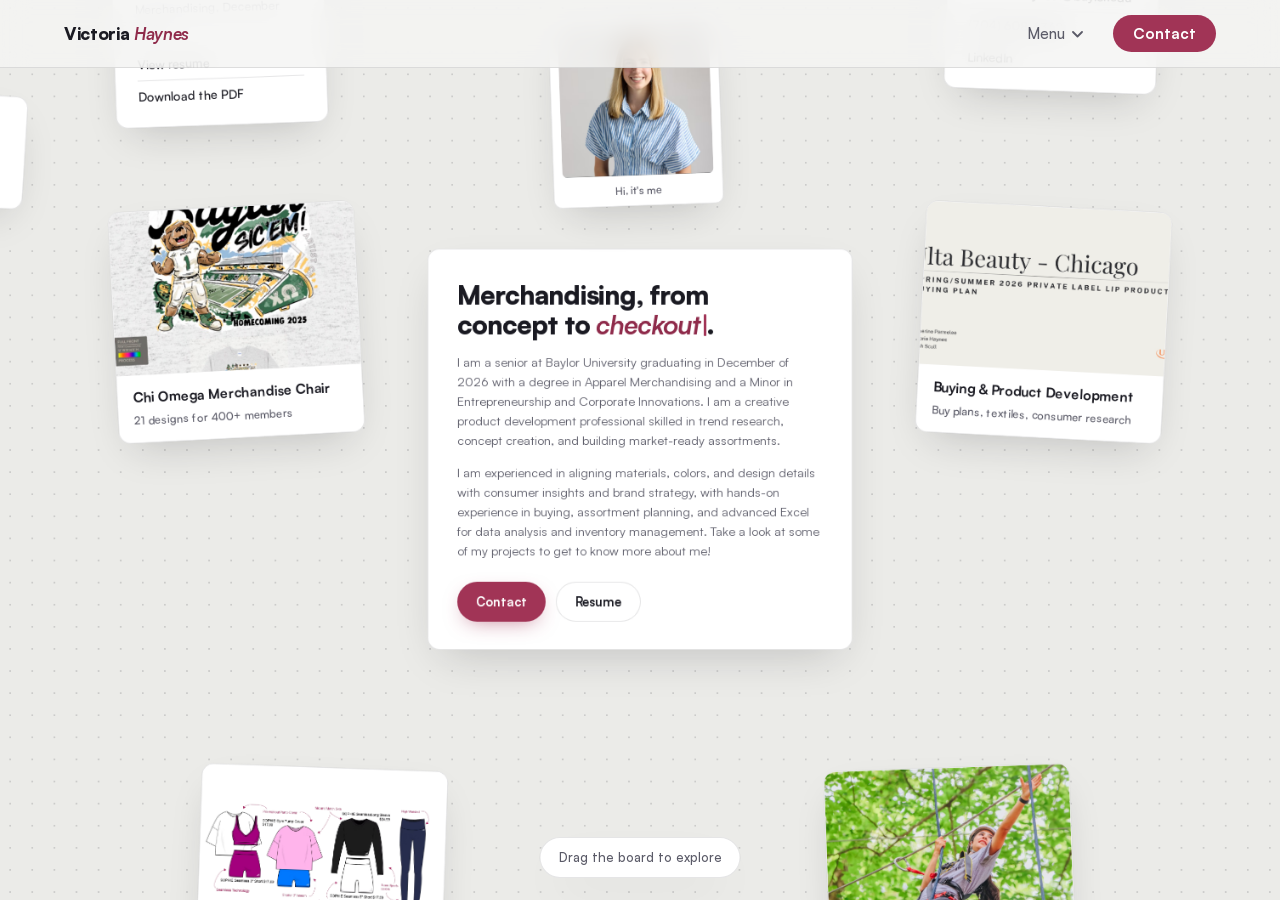
<file: index.html>
<!doctype html>
<html lang="en">
<head>
<meta charset="utf-8">
<meta name="viewport" content="width=device-width, initial-scale=1">
<title>Victoria Haynes | Apparel Merchandising Portfolio</title>
<meta name="description" content="Victoria Haynes is a Baylor University Apparel Merchandising senior with hands-on experience in buying, product development, and fashion week production.">
<link rel="icon" href="data:image/svg+xml,%3Csvg xmlns='http://www.w3.org/2000/svg' viewBox='0 0 64 64'%3E%3Ccircle cx='32' cy='32' r='32' fill='%23a13456'/%3E%3Ctext x='32' y='44' font-family='Arial' font-size='36' font-weight='bold' fill='white' text-anchor='middle'%3EV%3C/text%3E%3C/svg%3E">
<link rel="preload" href="fonts/satoshi-900-normal.woff2" as="font" type="font/woff2" crossorigin>
<link rel="preload" href="fonts/satoshi-400-normal.woff2" as="font" type="font/woff2" crossorigin>
<link rel="stylesheet" href="css/style.css">
<link rel="stylesheet" href="css/canvas.css">
</head>
<body class="cv-page">

<div class="loader" id="loader" aria-hidden="true">
  <div>
    <div class="loader-name">Victoria <em>Haynes</em></div>
    <div class="loader-bar"><span></span></div>
  </div>
</div>

<header class="nav">
  <div class="nav-inner">
    <a class="nav-brand" href="index.html">Victoria <em>Haynes</em></a>
    <button class="nav-toggle" aria-label="Open menu" aria-expanded="false">
      <svg width="22" height="16" viewBox="0 0 22 16" fill="none"><path d="M1 1h20M1 8h20M1 15h20" stroke="currentColor" stroke-width="2" stroke-linecap="round"/></svg>
    </button>
    <ul class="nav-links">
      <li class="menu-wrap">
        <button class="menu-btn" aria-haspopup="true" aria-expanded="false">Menu <svg width="11" height="7" viewBox="0 0 11 7" fill="none" aria-hidden="true"><path d="M1 1l4.5 4.5L10 1" stroke="currentColor" stroke-width="1.8" stroke-linecap="round" stroke-linejoin="round"/></svg></button>
        <div class="menu-drop" hidden>
          <a href="index.html">The board</a>
          <div class="menu-sep"></div>
          <a href="merchandise.html">Chi Omega Merchandise</a>
          <a href="buying.html">Buying &amp; Product Development</a>
          <a href="flats.html">Technical Flats &amp; Illustration</a>
          <a href="photography.html">Photography</a>
          <div class="menu-sep"></div>
          <a href="resume.html">Resume</a>
          <a href="contact.html">Contact</a>
        </div>
      </li>
      <li><a class="nav-cta" href="contact.html">Contact</a></li>
    </ul>
  </div>
</header>

<main class="cv-viewport" id="vp">
  <div class="cv-canvas" id="canvas">

    <div class="cv-card card-intro" style="left:1700px; top:1180px;">
      <h1>Merchandising, from concept to <span class="sr-only">checkout</span><span class="type-wrap" aria-hidden="true"><span id="typed" class="em-word">checkout</span><span class="caret"></span></span>.</h1>
      <p>I am a senior at Baylor University graduating in December of 2026 with a degree in Apparel Merchandising and a Minor in Entrepreneurship and Corporate Innovations. I am a creative product development professional skilled in trend research, concept creation, and building market-ready assortments.</p>
      <p>I am experienced in aligning materials, colors, and design details with consumer insights and brand strategy, with hands-on experience in buying, assortment planning, and advanced Excel for data analysis and inventory management. Take a look at some of my projects to get to know more about me!</p>
      <div class="card-ctas">
        <a class="btn btn-primary" href="contact.html">Contact</a>
        <a class="btn btn-ghost" href="resume.html">Resume</a>
      </div>
    </div>

    <a class="cv-card cv-project" style="left:1330px; top:1130px; --tilt:-3deg" href="merchandise.html" data-href="merchandise.html">
      <img src="assets/merch/f01-homecoming-crewneck.jpg" alt="Chi Omega Merchandise Chair" loading="lazy" style="object-fit:cover;">
      <span class="cv-project-label">Chi Omega Merchandise Chair <em>21 designs for 400+ members</em></span>
    </a>

    <a class="cv-card cv-project" style="left:2280px; top:1130px; --tilt:3deg" href="buying.html" data-href="buying.html">
      <img src="assets/buying/buyplan-01.jpg" alt="Buying &amp; Product Development" loading="lazy" style="object-fit:cover;">
      <span class="cv-project-label">Buying &amp; Product Development <em>Buy plans, textiles, consumer research</em></span>
    </a>

    <a class="cv-card cv-project" style="left:1430px; top:1790px; --tilt:2deg" href="flats.html" data-href="flats.html">
      <img src="assets/flats/academy-01.png" alt="Technical Flats &amp; Illustration" loading="lazy" style="object-fit:contain;background:#fff;">
      <span class="cv-project-label">Technical Flats &amp; Illustration <em>Adobe Illustrator line work</em></span>
    </a>

    <a class="cv-card cv-project" style="left:2170px; top:1790px; --tilt:-2deg" href="photography.html" data-href="photography.html">
      <img src="assets/photo/pc-02.jpg" alt="Photography" loading="lazy" style="object-fit:cover;">
      <span class="cv-project-label">Photography <em>Camp media and senior sessions</em></span>
    </a>

    <div class="cv-card cv-note" style="left:1330px; top:810px; width:250px; --tilt:-2deg">
      <h2>Resume</h2>
      <p>Baylor University, Apparel Merchandising, December 2026.</p>
      <a class="cv-link" href="resume.html">View resume</a>
      <a class="cv-link" href="assets/victoria-haynes-resume.pdf" download>Download the PDF</a>
    </div>

    <div class="cv-card cv-note" style="left:2310px; top:810px; width:250px; --tilt:2deg">
      <h2>Say hello</h2>
      <a class="cv-link" href="mailto:victoria_haynes1@baylor.edu">victoria_haynes1@baylor.edu</a>
      <a class="cv-link" href="tel:+17046086362">(704) 608-6362</a>
      <a class="cv-link" href="https://www.linkedin.com/in/victoriahaynes-victoriahaynes/" target="_blank" rel="noopener">LinkedIn</a>
    </div>

    <figure class="cv-card cv-polaroid" style="left:1845px; top:905px; width:200px; --tilt:-2deg">
      <img src="assets/headshot.png" alt="Hi, it's me" loading="lazy" data-zoom>
      <figcaption>Hi, it's me</figcaption>
    </figure>

    <figure class="cv-card cv-polaroid" style="left:697px; top:95px; width:165px; --tilt:-3.8deg">
      <img src="assets/merch/s07-intramural-jersey.jpg" alt="Intramural jersey" loading="lazy" data-zoom>
      <figcaption>Intramural jersey</figcaption>
    </figure>

    <div class="cv-card cv-job" style="left:1873px; top:64px; --tilt:0.1deg">
      <span class="cv-when">2021–2022</span>
      <h3>Studio Associate</h3>
      <p>Dish-It-Out Pottery, Charlotte NC</p>
    </div>

    <figure class="cv-card cv-polaroid" style="left:3079px; top:370px; width:175px; --tilt:1.3deg">
      <img src="assets/resume/netta-1.jpg" alt="NYBFW backstage" loading="lazy" data-zoom>
      <figcaption>NYBFW backstage</figcaption>
    </figure>

    <figure class="cv-card cv-polaroid" style="left:2777px; top:1008px; width:175px; --tilt:-1.7deg">
      <img src="assets/flats/other-01.png" alt="Flat sketches" loading="lazy" data-zoom>
      <figcaption>Flat sketches</figcaption>
    </figure>

    <div class="cv-card cv-job" style="left:3397px; top:1005px; --tilt:5.8deg">
      <span class="cv-when">Summers 2022–2024</span>
      <h3>Retail Associate &amp; Media Creator</h3>
      <p>Pine Cove Camps</p>
    </div>

    <figure class="cv-card cv-polaroid" style="left:1861px; top:2289px; width:175px; --tilt:1.5deg">
      <img src="assets/photo/sr-04.jpg" alt="Baylor seniors" loading="lazy" data-zoom>
      <figcaption>Baylor seniors</figcaption>
    </figure>

    <figure class="cv-card cv-polaroid" style="left:656px; top:2253px; width:175px; --tilt:2.4deg">
      <img src="assets/resume/academy-presenting.jpg" alt="Academy presentation" loading="lazy" data-zoom>
      <figcaption>Academy presentation</figcaption>
    </figure>

    <div class="cv-card cv-job" style="left:2797px; top:2286px; --tilt:1.3deg">
      <span class="cv-when">June–Aug 2025</span>
      <h3>Boys' Apparel Buying Intern</h3>
      <p>Academy Sports + Outdoors</p>
    </div>

    <figure class="cv-card cv-polaroid" style="left:3074px; top:1645px; width:175px; --tilt:-5.5deg">
      <img src="assets/photo/pc-09.jpg" alt="On the swings" loading="lazy" data-zoom>
      <figcaption>On the swings</figcaption>
    </figure>

    <figure class="cv-card cv-polaroid" style="left:1277px; top:61px; width:175px; --tilt:-4.6deg">
      <img src="assets/buying/textile-02.jpg" alt="Textile science testing" loading="lazy" data-zoom>
      <figcaption>Textile science testing</figcaption>
    </figure>

    <figure class="cv-card cv-polaroid" style="left:2477px; top:380px; width:165px; --tilt:2.9deg">
      <img src="assets/merch/f12-crush-tee.jpg" alt="Crush 2025" loading="lazy" data-zoom>
      <figcaption>Crush 2025</figcaption>
    </figure>

    <figure class="cv-card cv-polaroid" style="left:2148px; top:88px; width:175px; --tilt:5.8deg">
      <img src="assets/buying/adobe-02.jpg" alt="Tordawg's brand" loading="lazy" data-zoom>
      <figcaption>Tordawg's brand</figcaption>
    </figure>

    <figure class="cv-card cv-polaroid" style="left:3387px; top:1622px; width:175px; --tilt:-4.4deg">
      <img src="assets/flats/catalogue-01.png" alt="Catalogue project" loading="lazy" data-zoom>
      <figcaption>Catalogue project</figcaption>
    </figure>

    <figure class="cv-card cv-polaroid" style="left:972px; top:397px; width:175px; --tilt:2.2deg">
      <img src="assets/photo/pc-06.jpg" alt="Pine Cove" loading="lazy" data-zoom>
      <figcaption>Pine Cove</figcaption>
    </figure>

    <figure class="cv-card cv-polaroid" style="left:2700px; top:520px; width:175px; --tilt:5.2deg">
      <img src="assets/resume/greekwide-team.jpg" alt="Greekwide 2025" loading="lazy" data-zoom>
      <figcaption>Greekwide 2025</figcaption>
    </figure>

    <div class="cv-card cv-job" style="left:3387px; top:380px; --tilt:-2.5deg">
      <span class="cv-when">April 2026</span>
      <h3>NY Bridal Fashion Week Intern</h3>
      <p>Netta BenShabu, New York City</p>
    </div>

    <figure class="cv-card cv-polaroid" style="left:74px; top:1321px; width:175px; --tilt:4.8deg">
      <img src="assets/photo/pc-13.jpg" alt="Camp days" loading="lazy" data-zoom>
      <figcaption>Camp days</figcaption>
    </figure>

    <figure class="cv-card cv-polaroid" style="left:46px; top:362px; width:175px; --tilt:-2.5deg">
      <img src="assets/buying/sim-02.jpg" alt="Ulta buying simulation" loading="lazy" data-zoom>
      <figcaption>Ulta buying simulation</figcaption>
    </figure>

    <div class="cv-card cv-job" style="left:977px; top:994px; --tilt:3.5deg">
      <span class="cv-when">F/W 23 &amp; S/S 24</span>
      <h3>New York Fashion Week Volunteer</h3>
      <p>NYFW BLK, Yirko Sivirich</p>
    </div>

    <figure class="cv-card cv-polaroid" style="left:3391px; top:683px; width:175px; --tilt:-5.4deg">
      <img src="assets/photo/pc-01.jpg" alt="Zipline" loading="lazy" data-zoom>
      <figcaption>Zipline</figcaption>
    </figure>

    <figure class="cv-card cv-polaroid" style="left:2452px; top:59px; width:165px; --tilt:-5.5deg">
      <img src="assets/merch/s06-tacky-prom-tee.jpg" alt="Tacky Prom" loading="lazy" data-zoom>
      <figcaption>Tacky Prom</figcaption>
    </figure>

    <figure class="cv-card cv-polaroid" style="left:642px; top:1620px; width:175px; --tilt:3.1deg">
      <img src="assets/photo/tori-camera.jpg" alt="Camp photographer" loading="lazy" data-zoom>
      <figcaption>Camp photographer</figcaption>
    </figure>

    <figure class="cv-card cv-polaroid" style="left:62px; top:1933px; width:175px; --tilt:-4.8deg">
      <img src="assets/buying/consumer-01.jpg" alt="Consumer profile" loading="lazy" data-zoom>
      <figcaption>Consumer profile</figcaption>
    </figure>

    <figure class="cv-card cv-polaroid" style="left:2800px; top:1620px; width:175px; --tilt:-5.6deg">
      <img src="assets/photo/sr-01.jpg" alt="Senior sessions" loading="lazy" data-zoom>
      <figcaption>Senior sessions</figcaption>
    </figure>

    <figure class="cv-card cv-polaroid" style="left:2380px; top:2320px; width:165px; --tilt:-1.8deg">
      <img src="assets/merch/f08-fall-pr-hat.jpg" alt="Fall PR hat" loading="lazy" data-zoom>
      <figcaption>Fall PR hat</figcaption>
    </figure>

    <figure class="cv-card cv-polaroid" style="left:3377px; top:1308px; width:165px; --tilt:-4.1deg">
      <img src="assets/merch/s05-moms-day-sweatshirt.jpg" alt="Mom's Day" loading="lazy" data-zoom>
      <figcaption>Mom's Day</figcaption>
    </figure>

    <figure class="cv-card cv-polaroid" style="left:2768px; top:42px; width:165px; --tilt:-3.4deg">
      <img src="assets/merch/f05-football-crewneck.jpg" alt="Football crewneck" loading="lazy" data-zoom>
      <figcaption>Football crewneck</figcaption>
    </figure>

    <figure class="cv-card cv-polaroid" style="left:3073px; top:1973px; width:165px; --tilt:5.6deg">
      <img src="assets/merch/f02-pigskin-tee.jpg" alt="Pigskin 2025" loading="lazy" data-zoom>
      <figcaption>Pigskin 2025</figcaption>
    </figure>

    <figure class="cv-card cv-polaroid" style="left:3049px; top:1349px; width:165px; --tilt:5.9deg">
      <img src="assets/merch/s02-sing-tee.jpg" alt="Sing 2025" loading="lazy" data-zoom>
      <figcaption>Sing 2025</figcaption>
    </figure>

  </div>
</main>

<div class="cv-hint" aria-hidden="true">Drag the board to explore</div>

<script src="js/main.js"></script>
</body>
</html>
</file>
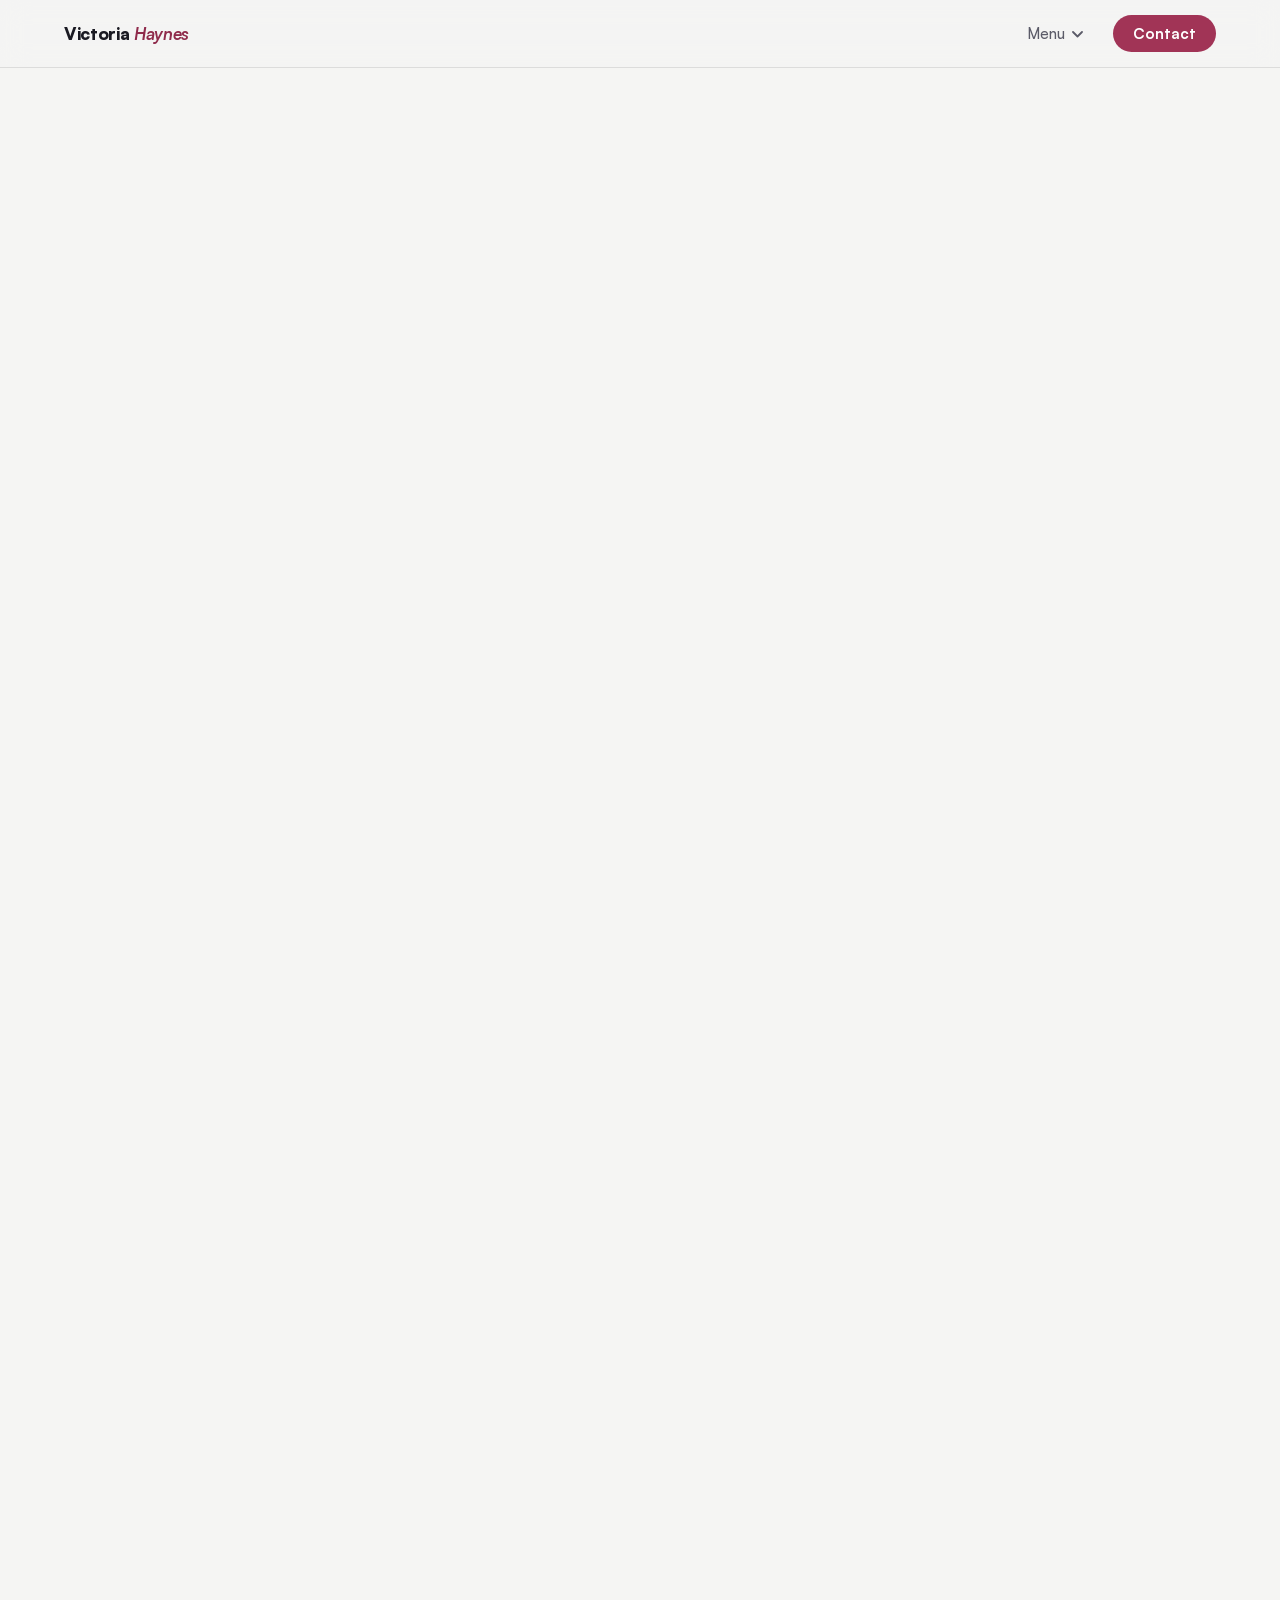
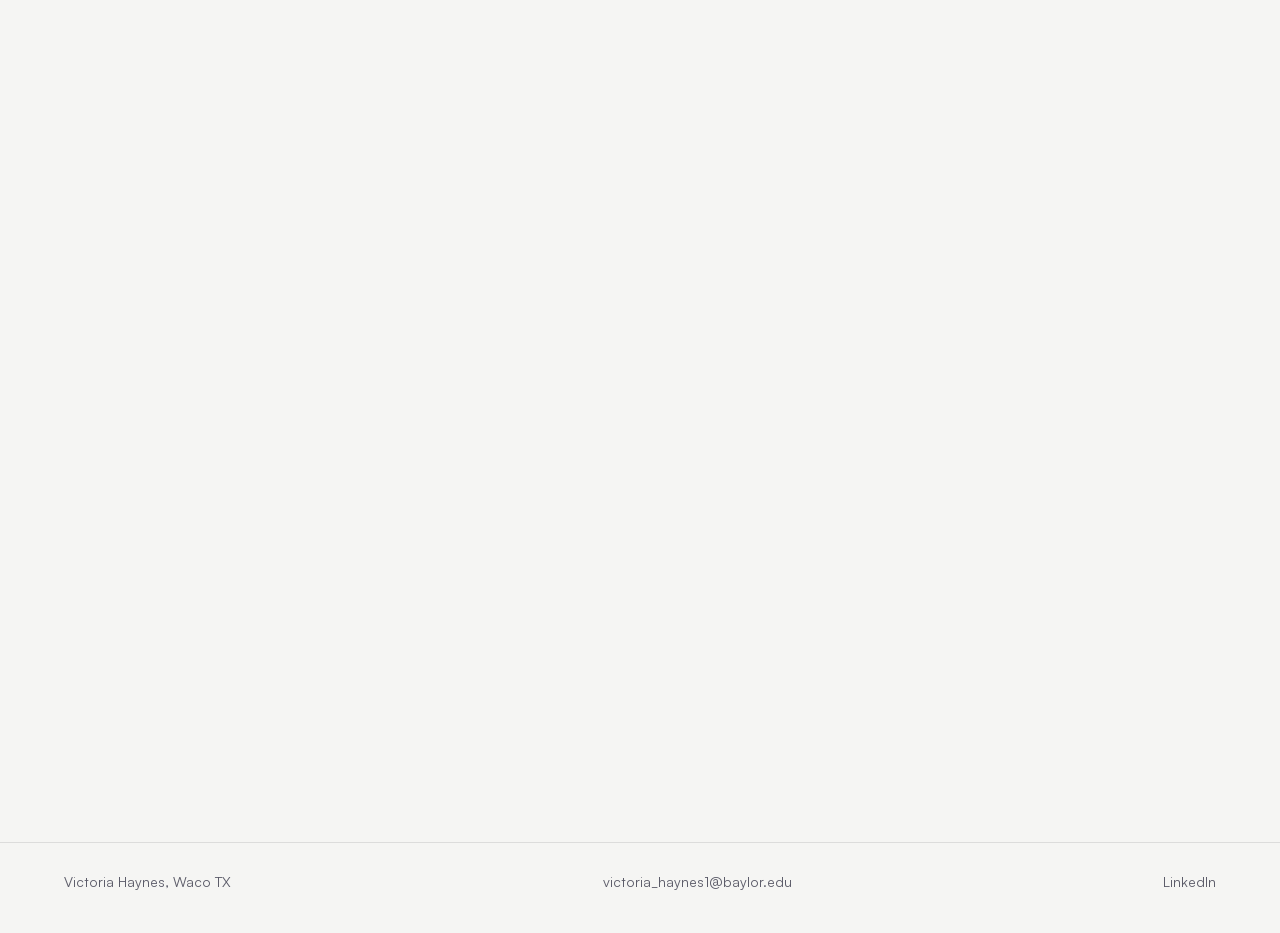
<file: classic/index.html>
<!doctype html>
<html lang="en">
<head>
<meta charset="utf-8">
<meta name="viewport" content="width=device-width, initial-scale=1">
<title>Victoria Haynes | Apparel Merchandising Portfolio</title>
<meta name="description" content="Victoria Haynes is a Baylor University Apparel Merchandising senior with hands-on experience in buying, product development, and fashion week production.">
<link rel="icon" href="data:image/svg+xml,%3Csvg xmlns='http://www.w3.org/2000/svg' viewBox='0 0 64 64'%3E%3Ccircle cx='32' cy='32' r='32' fill='%23a13456'/%3E%3Ctext x='32' y='44' font-family='Arial' font-size='36' font-weight='bold' fill='white' text-anchor='middle'%3EV%3C/text%3E%3C/svg%3E">
<link rel="preload" href="fonts/satoshi-900-normal.woff2" as="font" type="font/woff2" crossorigin>
<link rel="preload" href="fonts/satoshi-400-normal.woff2" as="font" type="font/woff2" crossorigin>
<link rel="stylesheet" href="css/style.css">
</head>
<body>

<div class="loader" id="loader" aria-hidden="true">
  <div>
    <div class="loader-name">Victoria <em>Haynes</em></div>
    <div class="loader-bar"><span></span></div>
  </div>
</div>

<header class="nav">
  <div class="nav-inner">
    <a class="nav-brand" href="index.html">Victoria <em>Haynes</em></a>
    <button class="nav-toggle" aria-label="Open menu" aria-expanded="false">
      <svg width="22" height="16" viewBox="0 0 22 16" fill="none"><path d="M1 1h20M1 8h20M1 15h20" stroke="currentColor" stroke-width="2" stroke-linecap="round"/></svg>
    </button>
    <ul class="nav-links">
      <li class="menu-wrap">
        <button class="menu-btn" aria-haspopup="true" aria-expanded="false">Menu <svg width="11" height="7" viewBox="0 0 11 7" fill="none" aria-hidden="true"><path d="M1 1l4.5 4.5L10 1" stroke="currentColor" stroke-width="1.8" stroke-linecap="round" stroke-linejoin="round"/></svg></button>
        <div class="menu-drop" hidden>
          <a href="index.html">Home</a>
          <a href="#projects">All projects</a>
          <div class="menu-sep"></div>
          <a href="merchandise.html">Chi Omega Merchandise</a>
          <a href="buying.html">Buying &amp; Product Development</a>
          <a href="flats.html">Technical Flats &amp; Illustration</a>
          <a href="photography.html">Photography</a>
          <div class="menu-sep"></div>
          <a href="resume.html">Resume</a>
          <a href="contact.html">Contact</a>
        </div>
      </li>
      <li><a class="nav-cta" href="contact.html">Contact</a></li>
    </ul>
  </div>
</header>

<main>
  <section class="hero">
    <div class="wrap hero-grid">
      <div class="hero-copy">
        <h1 class="display reveal">Merchandising, from<br class="hero-br">concept to <span class="sr-only">checkout</span><span class="type-wrap" aria-hidden="true"><span id="typed" class="em-word">checkout</span><span class="caret"></span></span>.</h1>
        <p class="lede reveal reveal-d1">I'm Victoria Haynes, a Baylor Apparel Merchandising senior with hands-on experience in buying, product development, and fashion week production.</p>
        <div class="hero-ctas reveal reveal-d2">
          <a class="btn btn-primary" href="index.html#projects">View projects</a>
          <a class="btn btn-ghost" href="resume.html">Resume</a>
        </div>
      </div>
      <div class="hero-photo reveal reveal-d1">
        <img src="assets/headshot.png" alt="Victoria Haynes, studio portrait in a blue striped shirt" width="996" height="1000" fetchpriority="high">
      </div>
    </div>
  </section>

  <section id="about">
    <div class="wrap">
      <h2 class="h2 reveal">Creative on the front end,<br>analytical underneath.</h2>
      <p class="lede reveal reveal-d1">I build market-ready assortments by pairing trend research and concept creation with consumer insights and brand strategy. That means real buying and assortment planning work, and advanced Excel behind every recommendation. I graduate from Baylor University in December 2026 with a degree in Apparel Merchandising and a minor in Entrepreneurship and Corporate Innovation.</p>
      <div class="facts reveal reveal-d2" style="margin-top:48px">
        <div class="fact"><b>21</b><span>merch designs produced in 2025</span></div>
        <div class="fact"><b>400+</b><span>chapter members outfitted</span></div>
        <div class="fact"><b>250</b><span>photos edited daily at Pine Cove</span></div>
        <div class="fact"><b>3</b><span>fashion week seasons backstage</span></div>
      </div>
    </div>
  </section>

  <section id="projects">
    <div class="wrap">
      <div class="projects-head">
        <span class="eyebrow reveal">Selected work</span>
        <h2 class="h2 reveal">Projects</h2>
      </div>
      <div class="bento">
        <a class="tile tile-lg reveal" href="merchandise.html">
          <div class="tile-media tile-collage">
            <img src="assets/merch/f01-homecoming-crewneck.jpg" alt="Homecoming 2025 crewneck design proof">
            <img src="assets/merch/s02-sing-tee.jpg" alt="Sing 2025 t-shirt design proof">
            <img src="assets/merch/f05-football-crewneck.jpg" alt="Football 2025 crewneck design proof">
          </div>
          <span class="tile-arrow"><svg width="14" height="14" viewBox="0 0 14 14" fill="none"><path d="M1 13L13 1M13 1H4M13 1v9" stroke="currentColor" stroke-width="2" stroke-linecap="round" stroke-linejoin="round"/></svg></span>
          <div class="tile-body">
            <h3 class="h3">Chi Omega Merchandise Chair</h3>
            <p>21 apparel designs sourced, produced with B-Unlimited, and distributed to 400+ members.</p>
          </div>
        </a>
        <a class="tile tile-md reveal reveal-d1" href="buying.html">
          <div class="tile-media"><img src="assets/fabric-texture.jpg" alt="Draped fabric texture in soft neutrals"></div>
          <span class="tile-arrow"><svg width="14" height="14" viewBox="0 0 14 14" fill="none"><path d="M1 13L13 1M13 1H4M13 1v9" stroke="currentColor" stroke-width="2" stroke-linecap="round" stroke-linejoin="round"/></svg></span>
          <div class="tile-body">
            <h3 class="h3">Buying and Product Development</h3>
            <p>Six-month buy plans, assortment strategy, and textile testing backed by real sales data.</p>
          </div>
        </a>
        <a class="tile tile-sm reveal" href="flats.html">
          <div class="tile-media"><img src="assets/flats/academy-01.png" alt="Technical flat drawings for Academy Sports and Outdoors" style="object-fit:cover;background:#fff"></div>
          <span class="tile-arrow"><svg width="14" height="14" viewBox="0 0 14 14" fill="none"><path d="M1 13L13 1M13 1H4M13 1v9" stroke="currentColor" stroke-width="2" stroke-linecap="round" stroke-linejoin="round"/></svg></span>
          <div class="tile-body">
            <h3 class="h3">Technical Flats and Illustration</h3>
            <p>Adobe Illustrator flats spanning men's, women's, and youth assortments.</p>
          </div>
        </a>
        <a class="tile tile-sm reveal reveal-d1" href="photography.html">
          <div class="tile-media"><img src="assets/photo/pc-02.jpg" alt="Photograph from the Pine Cove gallery"></div>
          <span class="tile-arrow"><svg width="14" height="14" viewBox="0 0 14 14" fill="none"><path d="M1 13L13 1M13 1H4M13 1v9" stroke="currentColor" stroke-width="2" stroke-linecap="round" stroke-linejoin="round"/></svg></span>
          <div class="tile-body">
            <h3 class="h3">Photography</h3>
            <p>Camp media, senior portraits, and brand content shot on deadline.</p>
          </div>
        </a>
      </div>
    </div>
  </section>

  <section id="board">
    <div class="wrap">
      <h2 class="h2 reveal">The pin board</h2>
      <p class="reveal reveal-d1" style="margin-bottom:32px">Favorites from the merch closet and the camera roll.<span class="board-hint"> Go ahead, drag them around.</span></p>
      <div class="pinboard-wrap reveal reveal-d2">
        <div class="char-peek" aria-hidden="true"><svg class="char char-b" viewBox="0 0 140 78" width="112" height="62">
        <circle cx="70" cy="74" r="52" fill="var(--accent)"/>
        <g class="lid">
          <circle cx="52" cy="48" r="9.5" fill="#fff"/>
          <circle class="pupil" cx="52" cy="48" r="4.2" fill="#241019"/>
        </g>
        <g class="lid">
          <circle cx="88" cy="48" r="9.5" fill="#fff"/>
          <circle class="pupil" cx="88" cy="48" r="4.2" fill="#241019"/>
        </g>
        <rect x="18" y="64" width="20" height="12" rx="6" fill="var(--accent)"/>
        <rect x="102" y="64" width="20" height="12" rx="6" fill="var(--accent)"/>
      </svg></div>
        <div class="pinboard">
          <figure class="pin" style="left:3%; top:8%; --tilt:-4deg">
            <img src="assets/photo/pc-01.jpg" alt="Camper on the zipline at Pine Cove" loading="lazy">
            <figcaption>Pine Cove, summer camp</figcaption>
          </figure>
          <figure class="pin" style="left:23%; top:46%; --tilt:3deg">
            <img src="assets/merch/f01-homecoming-crewneck.jpg" alt="Homecoming 2025 crewneck proof" loading="lazy">
            <figcaption>Homecoming 2025 drop</figcaption>
          </figure>
          <figure class="pin" style="left:41%; top:6%; --tilt:-2deg">
            <img src="assets/resume/netta-1.jpg" alt="Backstage with Netta BenShabu bridal gowns" loading="lazy">
            <figcaption>NYBFW backstage</figcaption>
          </figure>
          <figure class="pin" style="left:60%; top:44%; --tilt:5deg">
            <img src="assets/photo/sr-01.jpg" alt="Baylor senior portrait session" loading="lazy">
            <figcaption>Senior sessions</figcaption>
          </figure>
          <figure class="pin" style="left:79%; top:9%; --tilt:-5deg">
            <img src="assets/merch/s06-tacky-prom-tee.jpg" alt="Tacky Prom 2025 t-shirt proof" loading="lazy">
            <figcaption>Tacky Prom tee</figcaption>
          </figure>
          <figure class="pin" style="left:44%; top:52%; --tilt:2deg">
            <img src="assets/photo/pc-09.jpg" alt="Girl smiling on a swing at Pine Cove" loading="lazy">
            <figcaption>On the swings</figcaption>
          </figure>
          <figure class="pin pin-char" style="left:87%; top:56%; --tilt:7deg" aria-hidden="true">
            <svg class="char char-a" viewBox="0 0 120 132" width="118" height="130">
            <rect x="10" y="12" width="100" height="112" rx="46" fill="var(--accent)"/>
            <g class="lid">
              <circle cx="44" cy="62" r="10.5" fill="#fff"/>
              <circle class="pupil" cx="44" cy="62" r="4.6" fill="#241019"/>
            </g>
            <g class="lid">
              <circle cx="76" cy="62" r="10.5" fill="#fff"/>
              <circle class="pupil" cx="76" cy="62" r="4.6" fill="#241019"/>
            </g>
            <path d="M48 84 Q60 94 72 84" stroke="#fff" stroke-width="4.5" fill="none" stroke-linecap="round"/>
            <circle cx="30" cy="78" r="5.5" fill="rgba(255,255,255,.28)"/>
            <circle cx="90" cy="78" r="5.5" fill="rgba(255,255,255,.28)"/>
          </svg>
          </figure>
        </div>
      </div>
    </div>
  </section>

  <section id="experience">
    <div class="wrap">
      <h2 class="h2 reveal" style="margin-bottom:36px">Where I've worked</h2>
      <div class="exp-list">
        <div class="exp-row reveal">
          <span class="exp-when">April 2026</span>
          <span class="exp-role"><b>New York Bridal Fashion Week Intern</b><span>Backstage operations and styling for the Pre-Fall 2027 presentation</span></span>
          <span class="exp-org">Netta BenShabu</span>
        </div>
        <div class="exp-row reveal reveal-d1">
          <span class="exp-when">Summer 2025</span>
          <span class="exp-role"><b>Boys' Apparel Buying Intern</b><span>End-to-end buying cycle, presented to the Executive Committee</span></span>
          <span class="exp-org">Academy Sports + Outdoors</span>
        </div>
        <div class="exp-row reveal reveal-d2">
          <span class="exp-when">2023 to 2024</span>
          <span class="exp-role"><b>New York Fashion Week Volunteer</b><span>Backstage styling for NYFW BLK, Yirko Sivirich, and Christian Colorado</span></span>
          <span class="exp-org">F/W 23 and S/S 24 shows</span>
        </div>
        <div class="exp-row reveal reveal-d3">
          <span class="exp-when">2022 to 2024</span>
          <span class="exp-role"><b>Retail Associate and Media Content Creator</b><span>Camp store management, vendor coordination, and daily social content</span></span>
          <span class="exp-org">Pine Cove</span>
        </div>
      </div>
    </div>
  </section>
</main>

<footer>
  <div class="wrap foot">
    <span>Victoria Haynes, Waco TX</span>
    <a href="mailto:victoria_haynes1@baylor.edu">victoria_haynes1@baylor.edu</a>
    <a href="https://www.linkedin.com/in/victoriahaynes-victoriahaynes/" target="_blank" rel="noopener">LinkedIn</a>
  </div>
</footer>

<script src="js/main.js"></script>
</body>
</html>
</file>
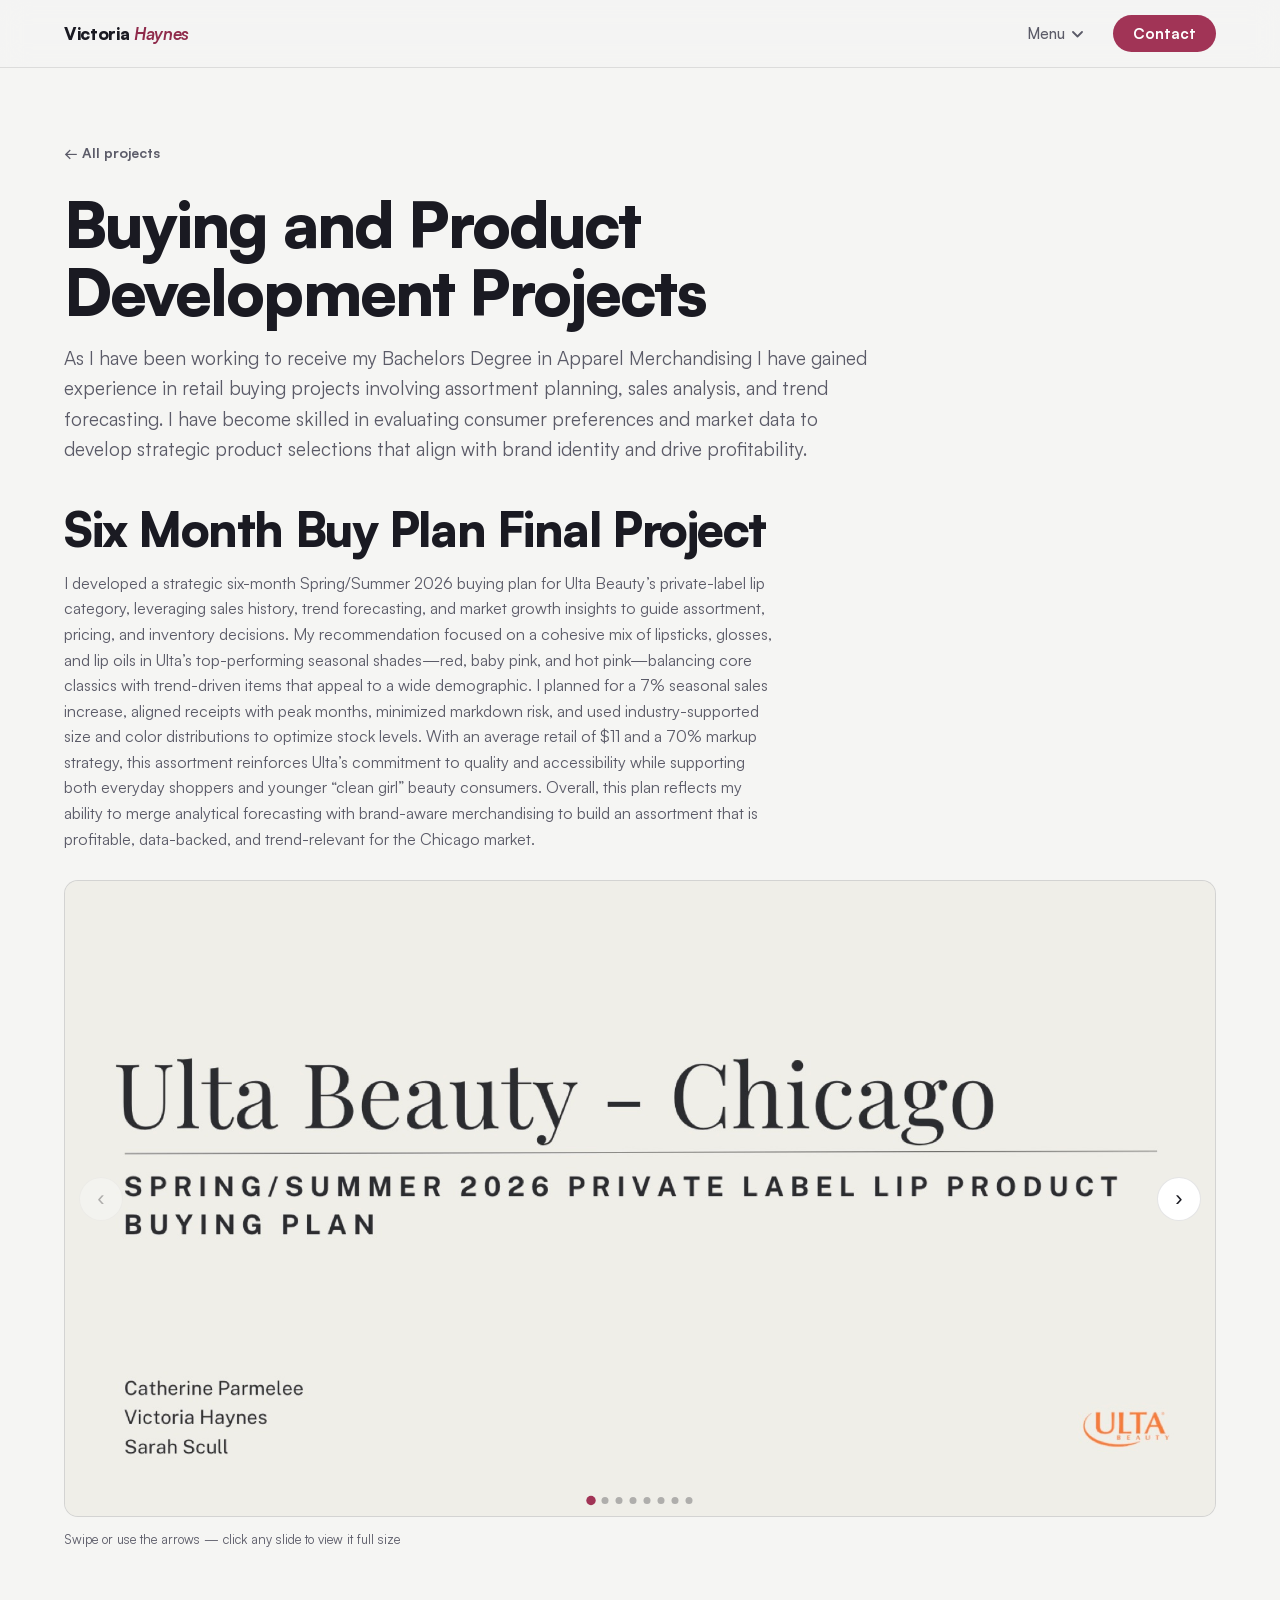
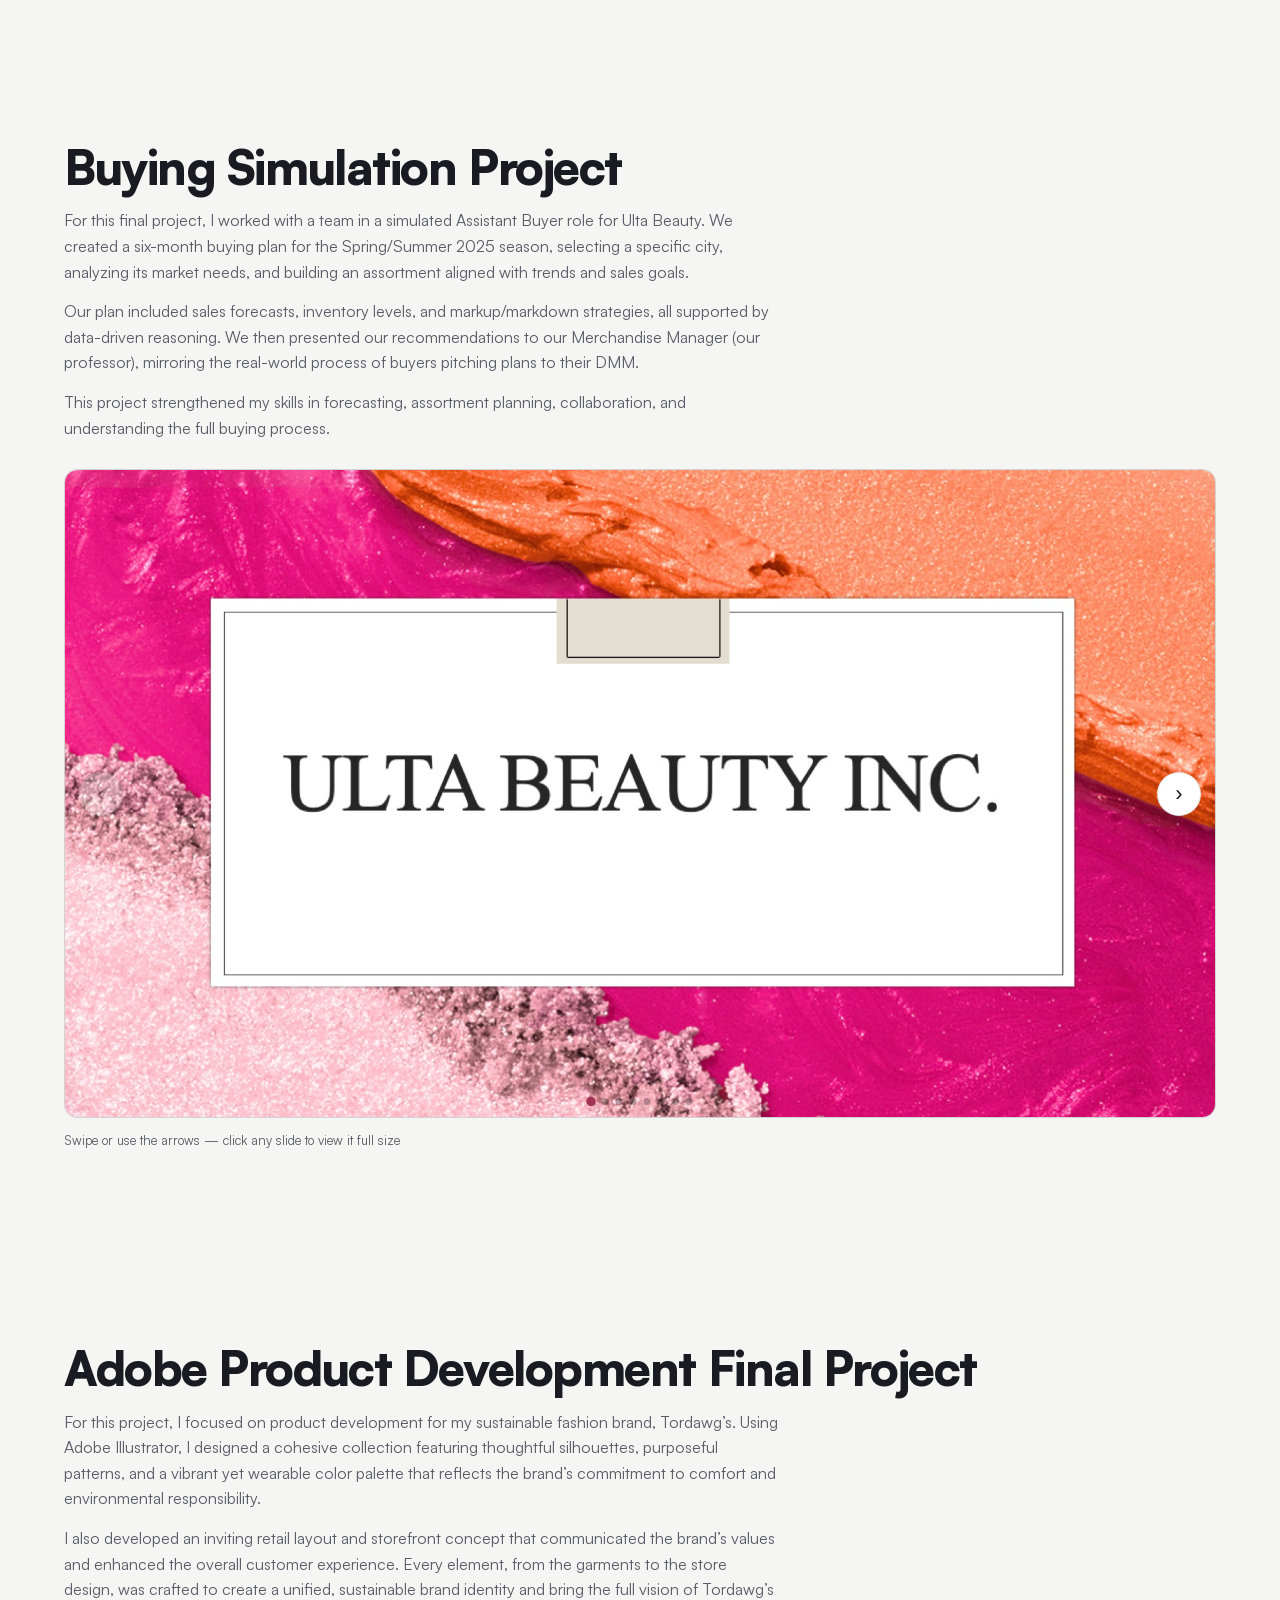
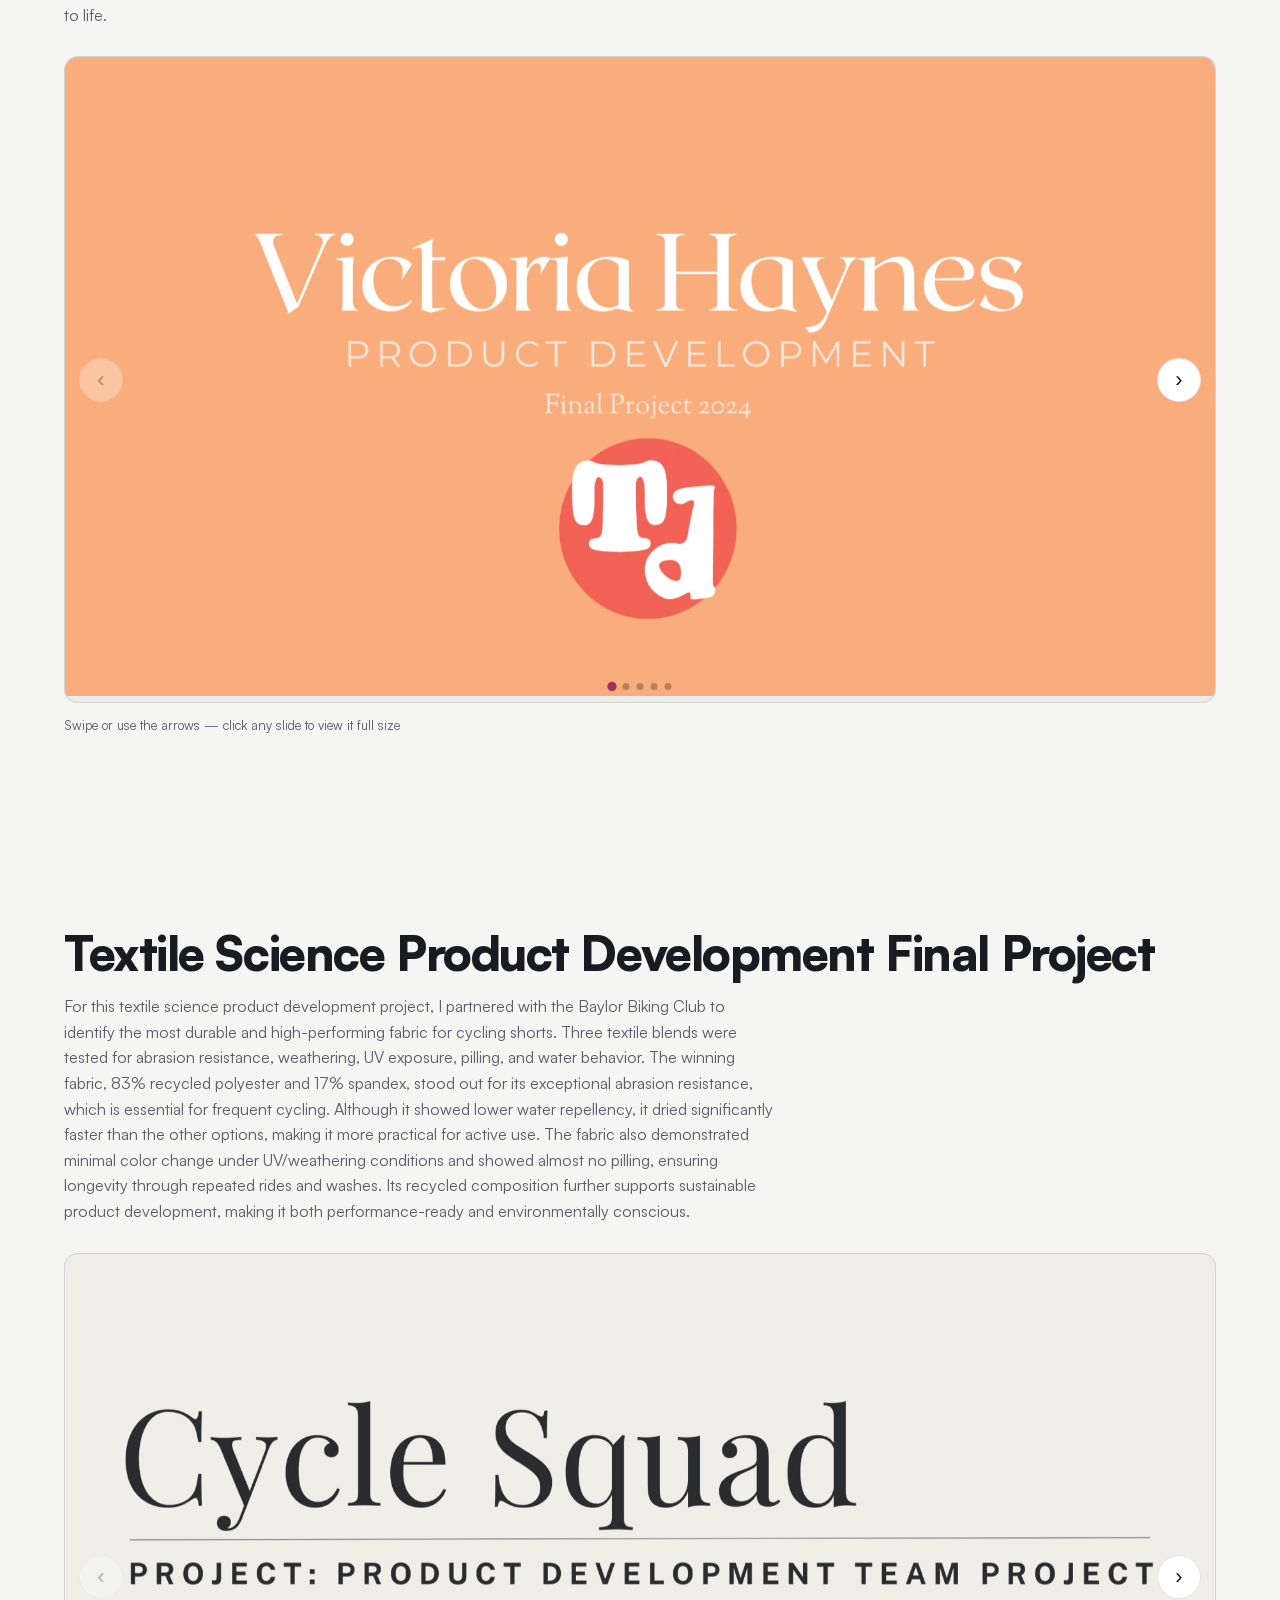
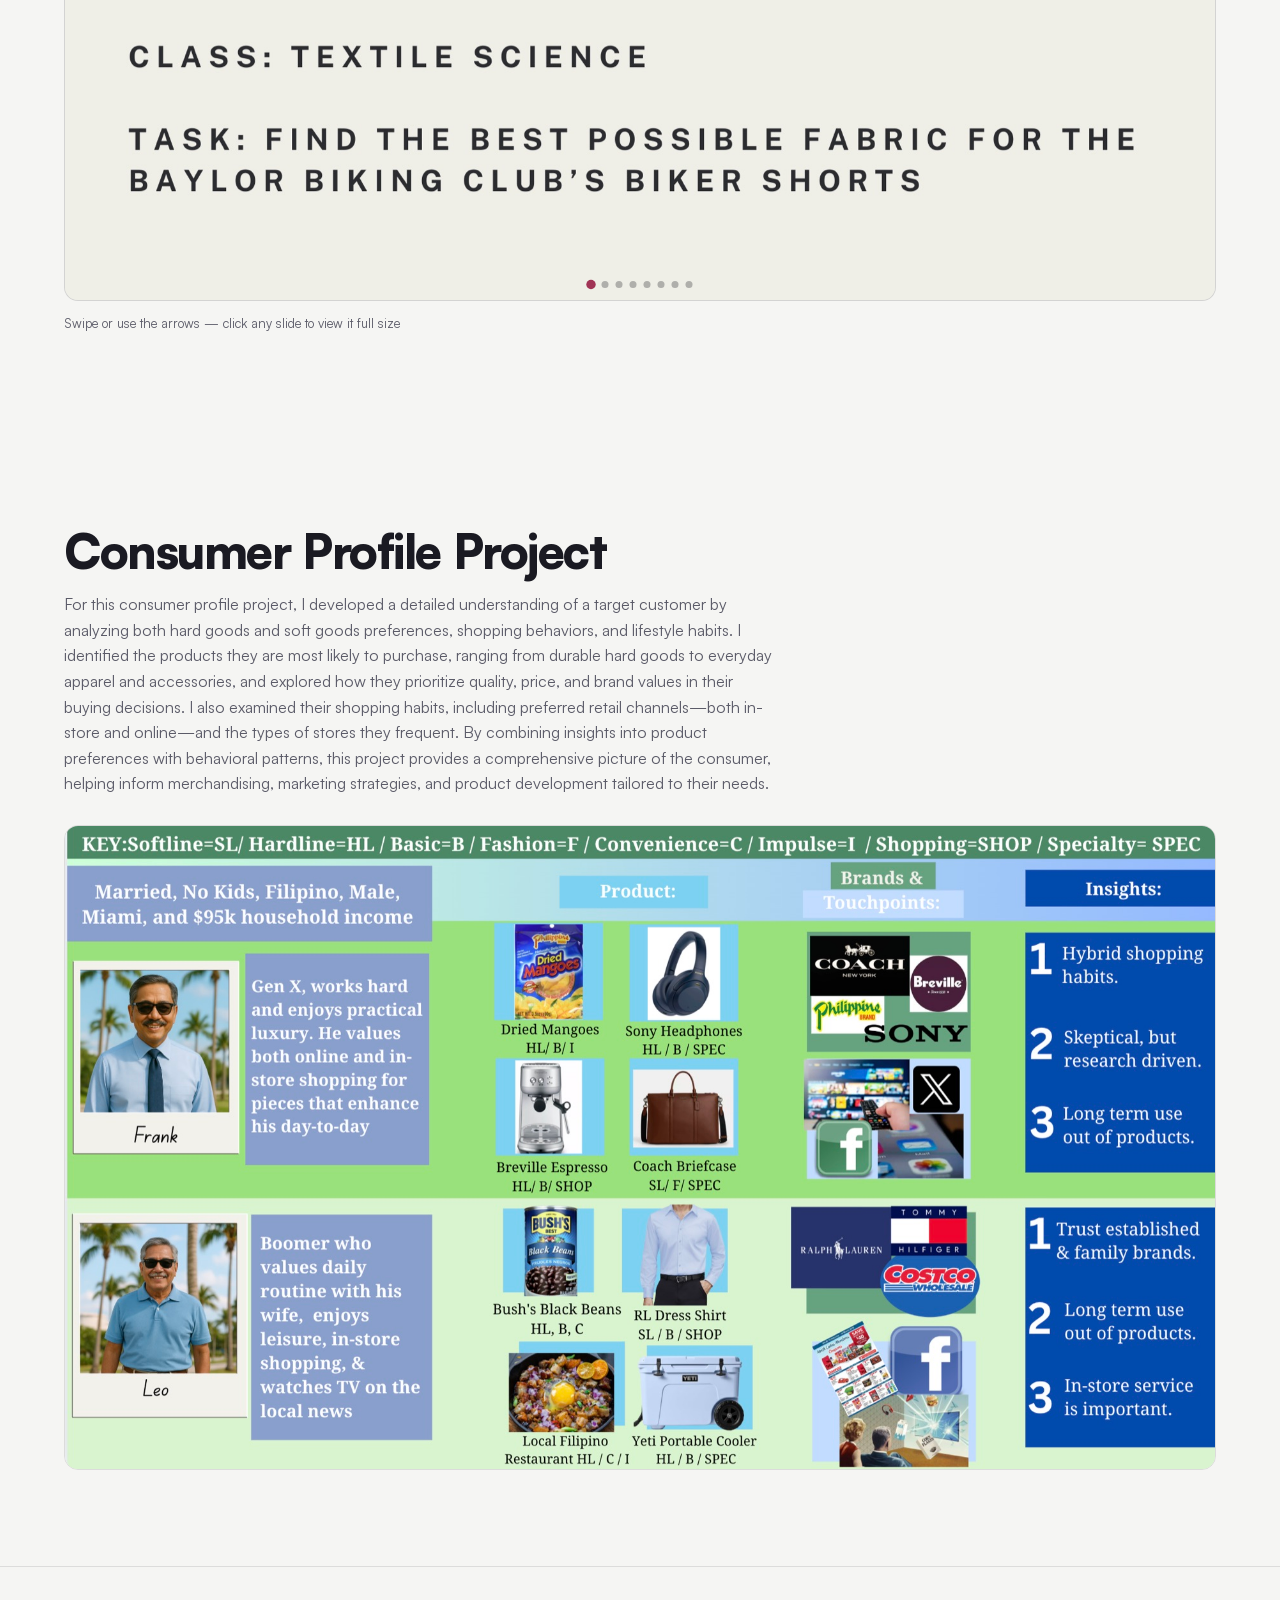
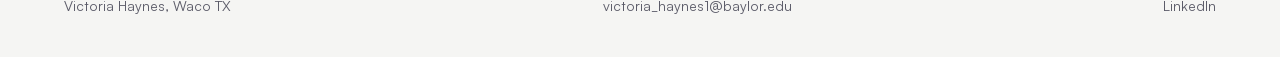
<file: buying.html>
<!doctype html>
<html lang="en">
<head>
<meta charset="utf-8">
<meta name="viewport" content="width=device-width, initial-scale=1">
<title>Buying and Product Development | Victoria Haynes</title>
<meta name="description" content="Retail buying and product development projects by Victoria Haynes: six-month buy plans, buying simulation, sustainable brand development, and textile science.">
<link rel="icon" href="data:image/svg+xml,%3Csvg xmlns='http://www.w3.org/2000/svg' viewBox='0 0 64 64'%3E%3Ccircle cx='32' cy='32' r='32' fill='%23a13456'/%3E%3Ctext x='32' y='44' font-family='Arial' font-size='36' font-weight='bold' fill='white' text-anchor='middle'%3EV%3C/text%3E%3C/svg%3E">
<link rel="preload" href="fonts/satoshi-900-normal.woff2" as="font" type="font/woff2" crossorigin>
<link rel="stylesheet" href="css/style.css">
</head>
<body>

<header class="nav">
  <div class="nav-inner">
    <a class="nav-brand" href="index.html">Victoria <em>Haynes</em></a>
    <button class="nav-toggle" aria-label="Open menu" aria-expanded="false">
      <svg width="22" height="16" viewBox="0 0 22 16" fill="none"><path d="M1 1h20M1 8h20M1 15h20" stroke="currentColor" stroke-width="2" stroke-linecap="round"/></svg>
    </button>
    <ul class="nav-links">
      <li class="menu-wrap">
        <button class="menu-btn" aria-haspopup="true" aria-expanded="false">Menu <svg width="11" height="7" viewBox="0 0 11 7" fill="none" aria-hidden="true"><path d="M1 1l4.5 4.5L10 1" stroke="currentColor" stroke-width="1.8" stroke-linecap="round" stroke-linejoin="round"/></svg></button>
        <div class="menu-drop" hidden>
          <a href="index.html">The board</a>
          <div class="menu-sep"></div>
          <a href="merchandise.html">Chi Omega Merchandise</a>
          <a href="buying.html" aria-current="page">Buying &amp; Product Development</a>
          <a href="flats.html">Technical Flats &amp; Illustration</a>
          <a href="photography.html">Photography</a>
          <div class="menu-sep"></div>
          <a href="resume.html">Resume</a>
          <a href="contact.html">Contact</a>
        </div>
      </li>
      <li><a class="nav-cta" href="contact.html">Contact</a></li>
    </ul>
  </div>
</header>

<main>
  <section class="page-hero">
    <div class="wrap">
      <a class="back-link" href="index.html#projects">&larr; All projects</a>
      <h1 class="display reveal">Buying and Product Development Projects</h1>
      <p class="lede reveal reveal-d1">As I have been working to receive my Bachelors Degree in Apparel Merchandising I have gained experience in retail buying projects involving assortment planning, sales analysis, and trend forecasting. I have become skilled in evaluating consumer preferences and market data to develop strategic product selections that align with brand identity and drive profitability.</p>
    </div>
  </section>

  <section style="padding-top:8px">
    <div class="wrap">
      <h2 class="h2 reveal">Six Month Buy Plan Final Project</h2>
      <p class="reveal reveal-d1" style="margin-bottom:28px">I developed a strategic six-month Spring/Summer 2026 buying plan for Ulta Beauty&rsquo;s private-label lip category, leveraging sales history, trend forecasting, and market growth insights to guide assortment, pricing, and inventory decisions. My recommendation focused on a cohesive mix of lipsticks, glosses, and lip oils in Ulta&rsquo;s top-performing seasonal shades&mdash;red, baby pink, and hot pink&mdash;balancing core classics with trend-driven items that appeal to a wide demographic. I planned for a 7% seasonal sales increase, aligned receipts with peak months, minimized markdown risk, and used industry-supported size and color distributions to optimize stock levels. With an average retail of $11 and a 70% markup strategy, this assortment reinforces Ulta&rsquo;s commitment to quality and accessibility while supporting both everyday shoppers and younger &ldquo;clean girl&rdquo; beauty consumers. Overall, this plan reflects my ability to merge analytical forecasting with brand-aware merchandising to build an assortment that is profitable, data-backed, and trend-relevant for the Chicago market.</p>
      <div class="carousel reveal" data-carousel aria-label="Six month buy plan slides">
        <div class="carousel-track">
          <figure class="slide"><img src="assets/buying/buyplan-01.jpg" alt="Six month buy plan, slide 1" data-zoom loading="lazy"></figure>
          <figure class="slide"><img src="assets/buying/buyplan-02.jpg" alt="Six month buy plan, slide 2" data-zoom loading="lazy"></figure>
          <figure class="slide"><img src="assets/buying/buyplan-03.jpg" alt="Six month buy plan, slide 3" data-zoom loading="lazy"></figure>
          <figure class="slide"><img src="assets/buying/buyplan-04.jpg" alt="Six month buy plan, slide 4" data-zoom loading="lazy"></figure>
          <figure class="slide"><img src="assets/buying/buyplan-05.jpg" alt="Six month buy plan, slide 5" data-zoom loading="lazy"></figure>
          <figure class="slide"><img src="assets/buying/buyplan-06.jpg" alt="Six month buy plan, slide 6" data-zoom loading="lazy"></figure>
          <figure class="slide"><img src="assets/buying/buyplan-07.jpg" alt="Six month buy plan, slide 7" data-zoom loading="lazy"></figure>
          <figure class="slide"><img src="assets/buying/buyplan-08.jpg" alt="Six month buy plan, slide 8" data-zoom loading="lazy"></figure>
        </div>
        <button class="carousel-btn prev" aria-label="Previous slide">&#8249;</button>
        <button class="carousel-btn next" aria-label="Next slide">&#8250;</button>
        <div class="carousel-dots" aria-hidden="true"></div>
      </div>
      <p class="carousel-hint">Swipe or use the arrows &mdash; click any slide to view it full size</p>
    </div>
  </section>

  <section>
    <div class="wrap">
      <h2 class="h2 reveal">Buying Simulation Project</h2>
      <p class="reveal reveal-d1" style="margin-bottom:14px">For this final project, I worked with a team in a simulated Assistant Buyer role for Ulta Beauty. We created a six-month buying plan for the Spring/Summer 2025 season, selecting a specific city, analyzing its market needs, and building an assortment aligned with trends and sales goals.</p>
      <p class="reveal reveal-d1" style="margin-bottom:14px">Our plan included sales forecasts, inventory levels, and markup/markdown strategies, all supported by data-driven reasoning. We then presented our recommendations to our Merchandise Manager (our professor), mirroring the real-world process of buyers pitching plans to their DMM.</p>
      <p class="reveal reveal-d1" style="margin-bottom:28px">This project strengthened my skills in forecasting, assortment planning, collaboration, and understanding the full buying process.</p>
      <div class="carousel reveal" data-carousel aria-label="Buying simulation slides">
        <div class="carousel-track">
          <figure class="slide"><img src="assets/buying/sim-01.jpg" alt="Buying simulation project, slide 1" data-zoom loading="lazy"></figure>
          <figure class="slide"><img src="assets/buying/sim-02.jpg" alt="Buying simulation project, slide 2" data-zoom loading="lazy"></figure>
          <figure class="slide"><img src="assets/buying/sim-03.jpg" alt="Buying simulation project, slide 3" data-zoom loading="lazy"></figure>
          <figure class="slide"><img src="assets/buying/sim-04.jpg" alt="Buying simulation project, slide 4" data-zoom loading="lazy"></figure>
          <figure class="slide"><img src="assets/buying/sim-05.jpg" alt="Buying simulation project, slide 5" data-zoom loading="lazy"></figure>
          <figure class="slide"><img src="assets/buying/sim-06.jpg" alt="Buying simulation project, slide 6" data-zoom loading="lazy"></figure>
          <figure class="slide"><img src="assets/buying/sim-07.jpg" alt="Buying simulation project, slide 7" data-zoom loading="lazy"></figure>
          <figure class="slide"><img src="assets/buying/sim-08.jpg" alt="Buying simulation project, slide 8" data-zoom loading="lazy"></figure>
        </div>
        <button class="carousel-btn prev" aria-label="Previous slide">&#8249;</button>
        <button class="carousel-btn next" aria-label="Next slide">&#8250;</button>
        <div class="carousel-dots" aria-hidden="true"></div>
      </div>
      <p class="carousel-hint">Swipe or use the arrows &mdash; click any slide to view it full size</p>
    </div>
  </section>

  <section>
    <div class="wrap">
      <h2 class="h2 reveal">Adobe Product Development Final Project</h2>
      <p class="reveal reveal-d1" style="margin-bottom:14px">For this project, I focused on product development for my sustainable fashion brand, Tordawg&rsquo;s. Using Adobe Illustrator, I designed a cohesive collection featuring thoughtful silhouettes, purposeful patterns, and a vibrant yet wearable color palette that reflects the brand&rsquo;s commitment to comfort and environmental responsibility.</p>
      <p class="reveal reveal-d1" style="margin-bottom:28px">I also developed an inviting retail layout and storefront concept that communicated the brand&rsquo;s values and enhanced the overall customer experience. Every element, from the garments to the store design, was crafted to create a unified, sustainable brand identity and bring the full vision of Tordawg&rsquo;s to life.</p>
      <div class="carousel reveal" data-carousel aria-label="Adobe product development slides">
        <div class="carousel-track">
          <figure class="slide"><img src="assets/buying/adobe-01.jpg" alt="Adobe product development project, slide 1" data-zoom loading="lazy"></figure>
          <figure class="slide"><img src="assets/buying/adobe-02.jpg" alt="Adobe product development project, slide 2" data-zoom loading="lazy"></figure>
          <figure class="slide"><img src="assets/buying/adobe-03.jpg" alt="Adobe product development project, slide 3" data-zoom loading="lazy"></figure>
          <figure class="slide"><img src="assets/buying/adobe-04.jpg" alt="Adobe product development project, slide 4" data-zoom loading="lazy"></figure>
          <figure class="slide"><img src="assets/buying/adobe-05.jpg" alt="Adobe product development project, slide 5" data-zoom loading="lazy"></figure>
        </div>
        <button class="carousel-btn prev" aria-label="Previous slide">&#8249;</button>
        <button class="carousel-btn next" aria-label="Next slide">&#8250;</button>
        <div class="carousel-dots" aria-hidden="true"></div>
      </div>
      <p class="carousel-hint">Swipe or use the arrows &mdash; click any slide to view it full size</p>
    </div>
  </section>

  <section>
    <div class="wrap">
      <h2 class="h2 reveal">Textile Science Product Development Final Project</h2>
      <p class="reveal reveal-d1" style="margin-bottom:28px">For this textile science product development project, I partnered with the Baylor Biking Club to identify the most durable and high-performing fabric for cycling shorts. Three textile blends were tested for abrasion resistance, weathering, UV exposure, pilling, and water behavior. The winning fabric, 83% recycled polyester and 17% spandex, stood out for its exceptional abrasion resistance, which is essential for frequent cycling. Although it showed lower water repellency, it dried significantly faster than the other options, making it more practical for active use. The fabric also demonstrated minimal color change under UV/weathering conditions and showed almost no pilling, ensuring longevity through repeated rides and washes. Its recycled composition further supports sustainable product development, making it both performance-ready and environmentally conscious.</p>
      <div class="carousel reveal" data-carousel aria-label="Textile science slides">
        <div class="carousel-track">
          <figure class="slide"><img src="assets/buying/textile-01.jpg" alt="Textile science project, slide 1" data-zoom loading="lazy"></figure>
          <figure class="slide"><img src="assets/buying/textile-02.jpg" alt="Textile science project, slide 2" data-zoom loading="lazy"></figure>
          <figure class="slide"><img src="assets/buying/textile-03.jpg" alt="Textile science project, slide 3" data-zoom loading="lazy"></figure>
          <figure class="slide"><img src="assets/buying/textile-04.jpg" alt="Textile science project, slide 4" data-zoom loading="lazy"></figure>
          <figure class="slide"><img src="assets/buying/textile-05.jpg" alt="Textile science project, slide 5" data-zoom loading="lazy"></figure>
          <figure class="slide"><img src="assets/buying/textile-06.jpg" alt="Textile science project, slide 6" data-zoom loading="lazy"></figure>
          <figure class="slide"><img src="assets/buying/textile-07.jpg" alt="Textile science project, slide 7" data-zoom loading="lazy"></figure>
          <figure class="slide"><img src="assets/buying/textile-08.jpg" alt="Textile science project, slide 8" data-zoom loading="lazy"></figure>
        </div>
        <button class="carousel-btn prev" aria-label="Previous slide">&#8249;</button>
        <button class="carousel-btn next" aria-label="Next slide">&#8250;</button>
        <div class="carousel-dots" aria-hidden="true"></div>
      </div>
      <p class="carousel-hint">Swipe or use the arrows &mdash; click any slide to view it full size</p>
    </div>
  </section>

  <section>
    <div class="wrap">
      <h2 class="h2 reveal">Consumer Profile Project</h2>
      <p class="reveal reveal-d1" style="margin-bottom:28px">For this consumer profile project, I developed a detailed understanding of a target customer by analyzing both hard goods and soft goods preferences, shopping behaviors, and lifestyle habits. I identified the products they are most likely to purchase, ranging from durable hard goods to everyday apparel and accessories, and explored how they prioritize quality, price, and brand values in their buying decisions. I also examined their shopping habits, including preferred retail channels&mdash;both in-store and online&mdash;and the types of stores they frequent. By combining insights into product preferences with behavioral patterns, this project provides a comprehensive picture of the consumer, helping inform merchandising, marketing strategies, and product development tailored to their needs.</p>
      <figure class="single-slide reveal">
        <img src="assets/buying/consumer-01.jpg" alt="Consumer profile project board" data-zoom loading="lazy">
      </figure>
    </div>
  </section>
</main>

<footer>
  <div class="wrap foot">
    <span>Victoria Haynes, Waco TX</span>
    <a href="mailto:victoria_haynes1@baylor.edu">victoria_haynes1@baylor.edu</a>
    <a href="https://www.linkedin.com/in/victoriahaynes-victoriahaynes/" target="_blank" rel="noopener">LinkedIn</a>
  </div>
</footer>

<script src="js/main.js"></script>
</body>
</html>
</file>
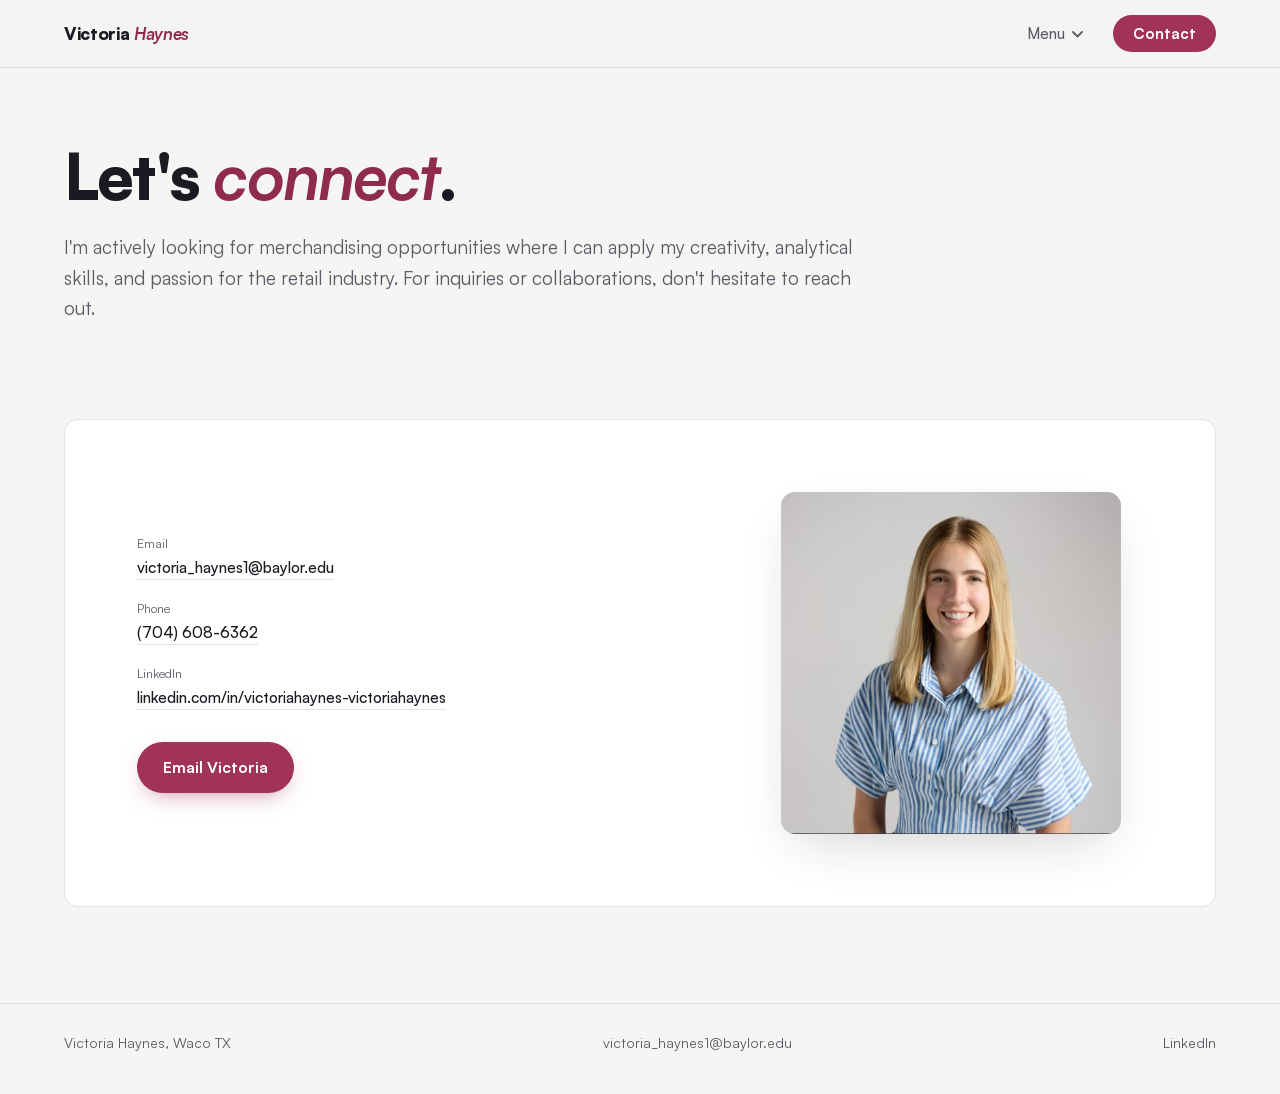
<file: contact.html>
<!doctype html>
<html lang="en">
<head>
<meta charset="utf-8">
<meta name="viewport" content="width=device-width, initial-scale=1">
<title>Contact | Victoria Haynes</title>
<meta name="description" content="Contact Victoria Haynes about merchandising opportunities: email, phone, and LinkedIn.">
<link rel="icon" href="data:image/svg+xml,%3Csvg xmlns='http://www.w3.org/2000/svg' viewBox='0 0 64 64'%3E%3Ccircle cx='32' cy='32' r='32' fill='%23a13456'/%3E%3Ctext x='32' y='44' font-family='Arial' font-size='36' font-weight='bold' fill='white' text-anchor='middle'%3EV%3C/text%3E%3C/svg%3E">
<link rel="preload" href="fonts/satoshi-900-normal.woff2" as="font" type="font/woff2" crossorigin>
<link rel="stylesheet" href="css/style.css">
</head>
<body>

<header class="nav">
  <div class="nav-inner">
    <a class="nav-brand" href="index.html">Victoria <em>Haynes</em></a>
    <button class="nav-toggle" aria-label="Open menu" aria-expanded="false">
      <svg width="22" height="16" viewBox="0 0 22 16" fill="none"><path d="M1 1h20M1 8h20M1 15h20" stroke="currentColor" stroke-width="2" stroke-linecap="round"/></svg>
    </button>
    <ul class="nav-links">
      <li class="menu-wrap">
        <button class="menu-btn" aria-haspopup="true" aria-expanded="false">Menu <svg width="11" height="7" viewBox="0 0 11 7" fill="none" aria-hidden="true"><path d="M1 1l4.5 4.5L10 1" stroke="currentColor" stroke-width="1.8" stroke-linecap="round" stroke-linejoin="round"/></svg></button>
        <div class="menu-drop" hidden>
          <a href="index.html">The board</a>
          <div class="menu-sep"></div>
          <a href="merchandise.html">Chi Omega Merchandise</a>
          <a href="buying.html">Buying &amp; Product Development</a>
          <a href="flats.html">Technical Flats &amp; Illustration</a>
          <a href="photography.html">Photography</a>
          <div class="menu-sep"></div>
          <a href="resume.html">Resume</a>
          <a href="contact.html" aria-current="page">Contact</a>
        </div>
      </li>
      <li><a class="nav-cta" href="contact.html">Contact</a></li>
    </ul>
  </div>
</header>

<main>
  <section class="page-hero" style="padding-bottom:0">
    <div class="wrap">
      <h1 class="display reveal">Let's <span class="em-word">connect</span>.</h1>
      <p class="lede reveal reveal-d1">I'm actively looking for merchandising opportunities where I can apply my creativity, analytical skills, and passion for the retail industry. For inquiries or collaborations, don't hesitate to reach out.</p>
    </div>
  </section>

  <section>
    <div class="wrap">
      <div class="contact-card reveal">
        <div>
          <div class="contact-meta">
            <div><span class="label">Email</span><a href="mailto:victoria_haynes1@baylor.edu">victoria_haynes1@baylor.edu</a></div>
            <div><span class="label">Phone</span><a href="tel:+17046086362">(704) 608-6362</a></div>
            <div><span class="label">LinkedIn</span><a href="https://www.linkedin.com/in/victoriahaynes-victoriahaynes/" target="_blank" rel="noopener">linkedin.com/in/victoriahaynes-victoriahaynes</a></div>
          </div>
          <a class="btn btn-primary" style="margin-top:32px" href="mailto:victoria_haynes1@baylor.edu">Email Victoria</a>
        </div>
        <img src="assets/headshot.png" alt="Victoria Haynes, studio portrait" style="border-radius:14px; box-shadow:var(--shadow); max-width:340px; width:100%; justify-self:center" loading="lazy">
      </div>
    </div>
  </section>
</main>

<footer>
  <div class="wrap foot">
    <span>Victoria Haynes, Waco TX</span>
    <a href="mailto:victoria_haynes1@baylor.edu">victoria_haynes1@baylor.edu</a>
    <a href="https://www.linkedin.com/in/victoriahaynes-victoriahaynes/" target="_blank" rel="noopener">LinkedIn</a>
  </div>
</footer>

<script src="js/main.js"></script>
</body>
</html>
</file>
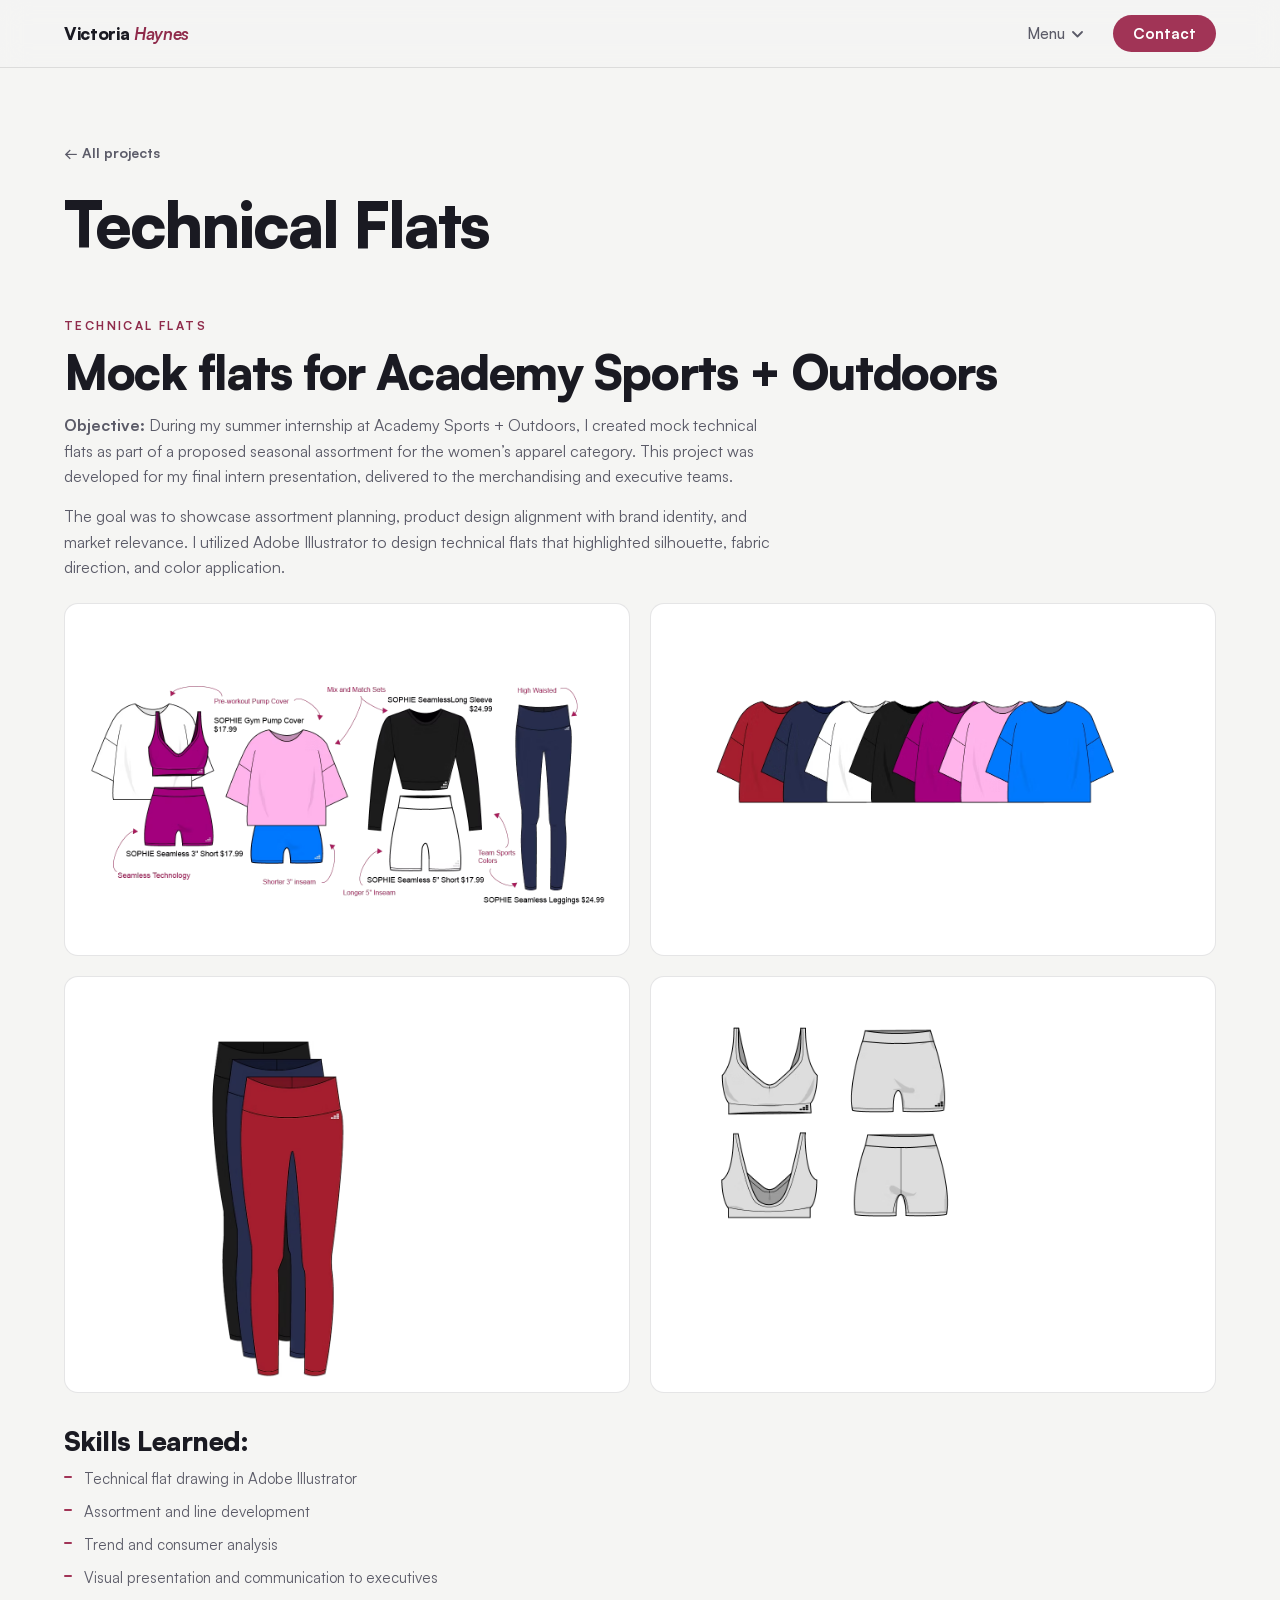
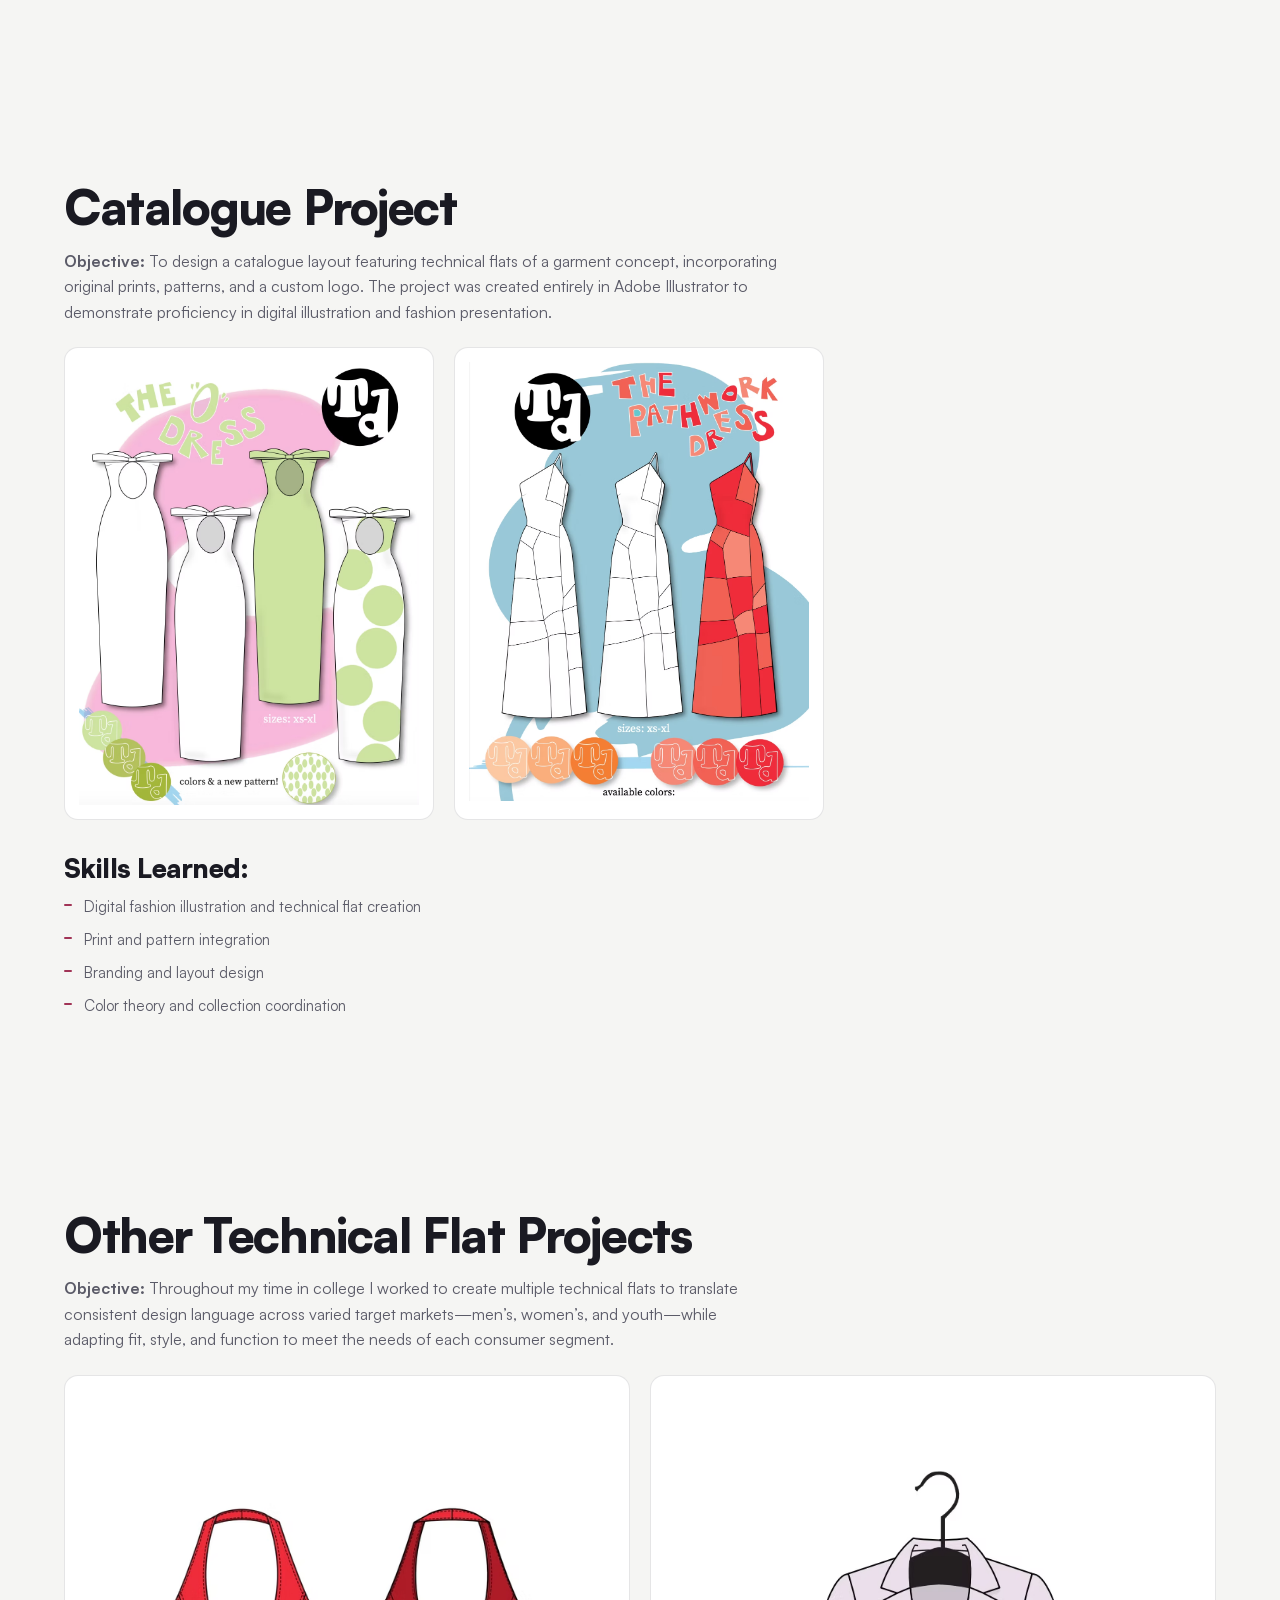
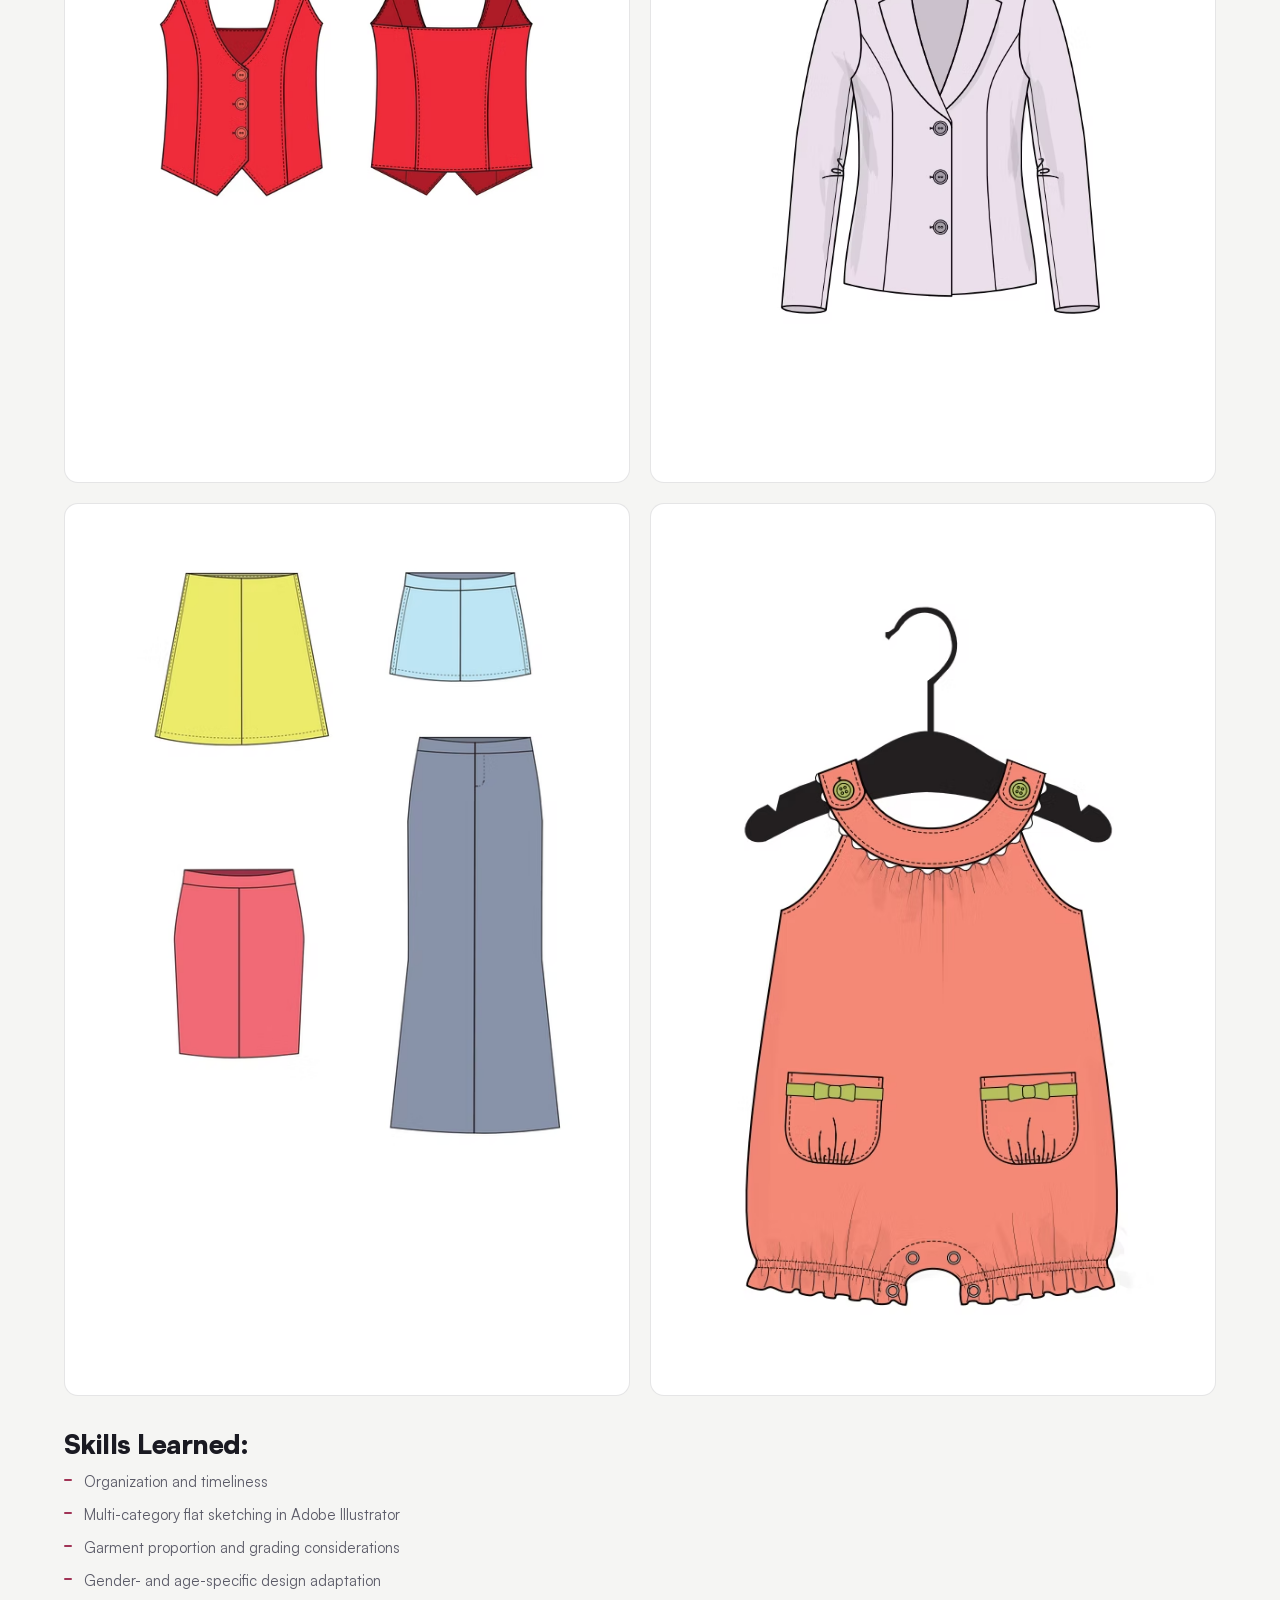
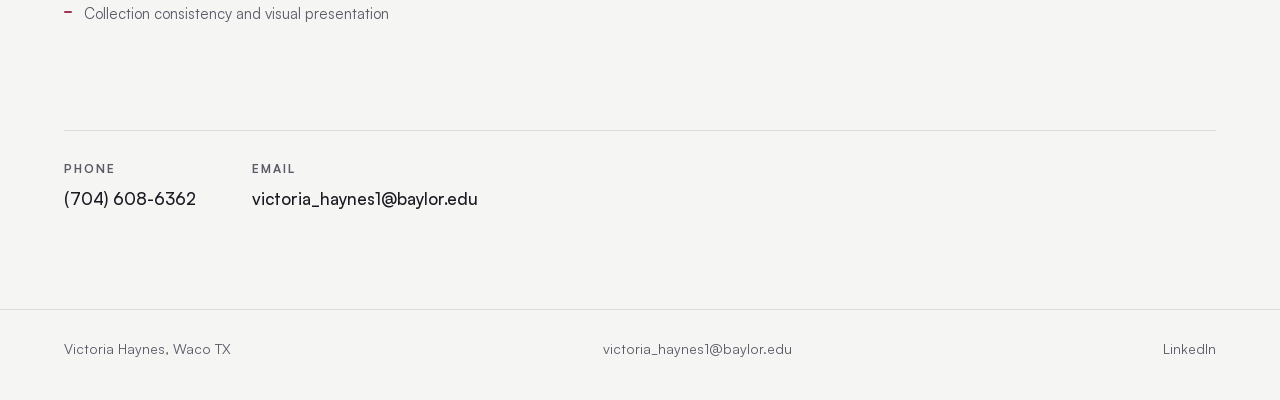
<file: flats.html>
<!doctype html>
<html lang="en">
<head>
<meta charset="utf-8">
<meta name="viewport" content="width=device-width, initial-scale=1">
<title>Technical Flats | Victoria Haynes</title>
<meta name="description" content="Technical flat drawings and fashion illustration by Victoria Haynes, created in Adobe Illustrator for Academy Sports + Outdoors and university projects.">
<link rel="icon" href="data:image/svg+xml,%3Csvg xmlns='http://www.w3.org/2000/svg' viewBox='0 0 64 64'%3E%3Ccircle cx='32' cy='32' r='32' fill='%23a13456'/%3E%3Ctext x='32' y='44' font-family='Arial' font-size='36' font-weight='bold' fill='white' text-anchor='middle'%3EV%3C/text%3E%3C/svg%3E">
<link rel="preload" href="fonts/satoshi-900-normal.woff2" as="font" type="font/woff2" crossorigin>
<link rel="stylesheet" href="css/style.css">
</head>
<body>

<header class="nav">
  <div class="nav-inner">
    <a class="nav-brand" href="index.html">Victoria <em>Haynes</em></a>
    <button class="nav-toggle" aria-label="Open menu" aria-expanded="false">
      <svg width="22" height="16" viewBox="0 0 22 16" fill="none"><path d="M1 1h20M1 8h20M1 15h20" stroke="currentColor" stroke-width="2" stroke-linecap="round"/></svg>
    </button>
    <ul class="nav-links">
      <li class="menu-wrap">
        <button class="menu-btn" aria-haspopup="true" aria-expanded="false">Menu <svg width="11" height="7" viewBox="0 0 11 7" fill="none" aria-hidden="true"><path d="M1 1l4.5 4.5L10 1" stroke="currentColor" stroke-width="1.8" stroke-linecap="round" stroke-linejoin="round"/></svg></button>
        <div class="menu-drop" hidden>
          <a href="index.html">The board</a>
          <div class="menu-sep"></div>
          <a href="merchandise.html">Chi Omega Merchandise</a>
          <a href="buying.html">Buying &amp; Product Development</a>
          <a href="flats.html" aria-current="page">Technical Flats &amp; Illustration</a>
          <a href="photography.html">Photography</a>
          <div class="menu-sep"></div>
          <a href="resume.html">Resume</a>
          <a href="contact.html">Contact</a>
        </div>
      </li>
      <li><a class="nav-cta" href="contact.html">Contact</a></li>
    </ul>
  </div>
</header>

<main>
  <section class="page-hero">
    <div class="wrap">
      <a class="back-link" href="index.html#projects">&larr; All projects</a>
      <h1 class="display reveal">Technical Flats</h1>
    </div>
  </section>

  <section style="padding-top:8px">
    <div class="wrap">
      <span class="eyebrow reveal">Technical Flats</span>
      <h2 class="h2 reveal">Mock flats for Academy Sports + Outdoors</h2>
      <p class="reveal reveal-d1" style="margin-bottom:14px"><b>Objective:</b> During my summer internship at Academy Sports + Outdoors, I created mock technical flats as part of a proposed seasonal assortment for the women&rsquo;s apparel category. This project was developed for my final intern presentation, delivered to the merchandising and executive teams.</p>
      <p class="reveal reveal-d1" style="margin-bottom:22px">The goal was to showcase assortment planning, product design alignment with brand identity, and market relevance. I utilized Adobe Illustrator to design technical flats that highlighted silhouette, fabric direction, and color application.</p>
      <div class="flat-grid reveal reveal-d2">
        <figure><img src="assets/flats/academy-01.png" alt="Women's apparel technical flats for Academy Sports and Outdoors" data-zoom loading="lazy"></figure>
        <figure><img src="assets/flats/academy-02.png" alt="Women's apparel assortment flats with colorways" data-zoom loading="lazy"></figure>
        <figure><img src="assets/flats/academy-03.png" alt="Technical flats with fabric direction callouts" data-zoom loading="lazy"></figure>
        <figure><img src="assets/flats/academy-04.png" alt="Seasonal assortment flats presentation board" data-zoom loading="lazy"></figure>
      </div>
      <h3 class="h3 reveal" style="margin-top:34px; margin-bottom:12px">Skills Learned:</h3>
      <ul class="skill-list reveal">
        <li>Technical flat drawing in Adobe Illustrator</li>
        <li>Assortment and line development</li>
        <li>Trend and consumer analysis</li>
        <li>Visual presentation and communication to executives</li>
      </ul>
    </div>
  </section>

  <section>
    <div class="wrap">
      <h2 class="h2 reveal">Catalogue Project</h2>
      <p class="reveal reveal-d1" style="margin-bottom:22px"><b>Objective:</b> To design a catalogue layout featuring technical flats of a garment concept, incorporating original prints, patterns, and a custom logo. The project was created entirely in Adobe Illustrator to demonstrate proficiency in digital illustration and fashion presentation.</p>
      <div class="flat-grid two reveal reveal-d2">
        <figure><img src="assets/flats/catalogue-01.png" alt="Catalogue layout page with technical flats and original prints" data-zoom loading="lazy"></figure>
        <figure><img src="assets/flats/catalogue-02.png" alt="Catalogue layout page with custom logo and pattern integration" data-zoom loading="lazy"></figure>
      </div>
      <h3 class="h3 reveal" style="margin-top:34px; margin-bottom:12px">Skills Learned:</h3>
      <ul class="skill-list reveal">
        <li>Digital fashion illustration and technical flat creation</li>
        <li>Print and pattern integration</li>
        <li>Branding and layout design</li>
        <li>Color theory and collection coordination</li>
      </ul>
    </div>
  </section>

  <section>
    <div class="wrap">
      <h2 class="h2 reveal">Other Technical Flat Projects</h2>
      <p class="reveal reveal-d1" style="margin-bottom:22px"><b>Objective:</b> Throughout my time in college I worked to create multiple technical flats to translate consistent design language across varied target markets&mdash;men&rsquo;s, women&rsquo;s, and youth&mdash;while adapting fit, style, and function to meet the needs of each consumer segment.</p>
      <div class="flat-grid reveal reveal-d2">
        <figure><img src="assets/flats/other-01.png" alt="Technical flat sketch" data-zoom loading="lazy"></figure>
        <figure><img src="assets/flats/other-02.png" alt="Technical flat sketch" data-zoom loading="lazy"></figure>
        <figure><img src="assets/flats/other-03.png" alt="Technical flat sketch" data-zoom loading="lazy"></figure>
        <figure><img src="assets/flats/other-04.png" alt="Technical flat sketch" data-zoom loading="lazy"></figure>
      </div>
      <h3 class="h3 reveal" style="margin-top:34px; margin-bottom:12px">Skills Learned:</h3>
      <ul class="skill-list reveal">
        <li>Organization and timeliness</li>
        <li>Multi-category flat sketching in Adobe Illustrator</li>
        <li>Garment proportion and grading considerations</li>
        <li>Gender- and age-specific design adaptation</li>
        <li>Collection consistency and visual presentation</li>
      </ul>
    </div>
  </section>

  <section class="page-contact">
    <div class="wrap">
      <div class="pc-grid reveal">
        <div><span class="label">Phone</span><a href="tel:+17046086362">(704) 608-6362</a></div>
        <div><span class="label">Email</span><a href="mailto:victoria_haynes1@baylor.edu">victoria_haynes1@baylor.edu</a></div>
      </div>
    </div>
  </section>
</main>

<footer>
  <div class="wrap foot">
    <span>Victoria Haynes, Waco TX</span>
    <a href="mailto:victoria_haynes1@baylor.edu">victoria_haynes1@baylor.edu</a>
    <a href="https://www.linkedin.com/in/victoriahaynes-victoriahaynes/" target="_blank" rel="noopener">LinkedIn</a>
  </div>
</footer>

<script src="js/main.js"></script>
</body>
</html>
</file>
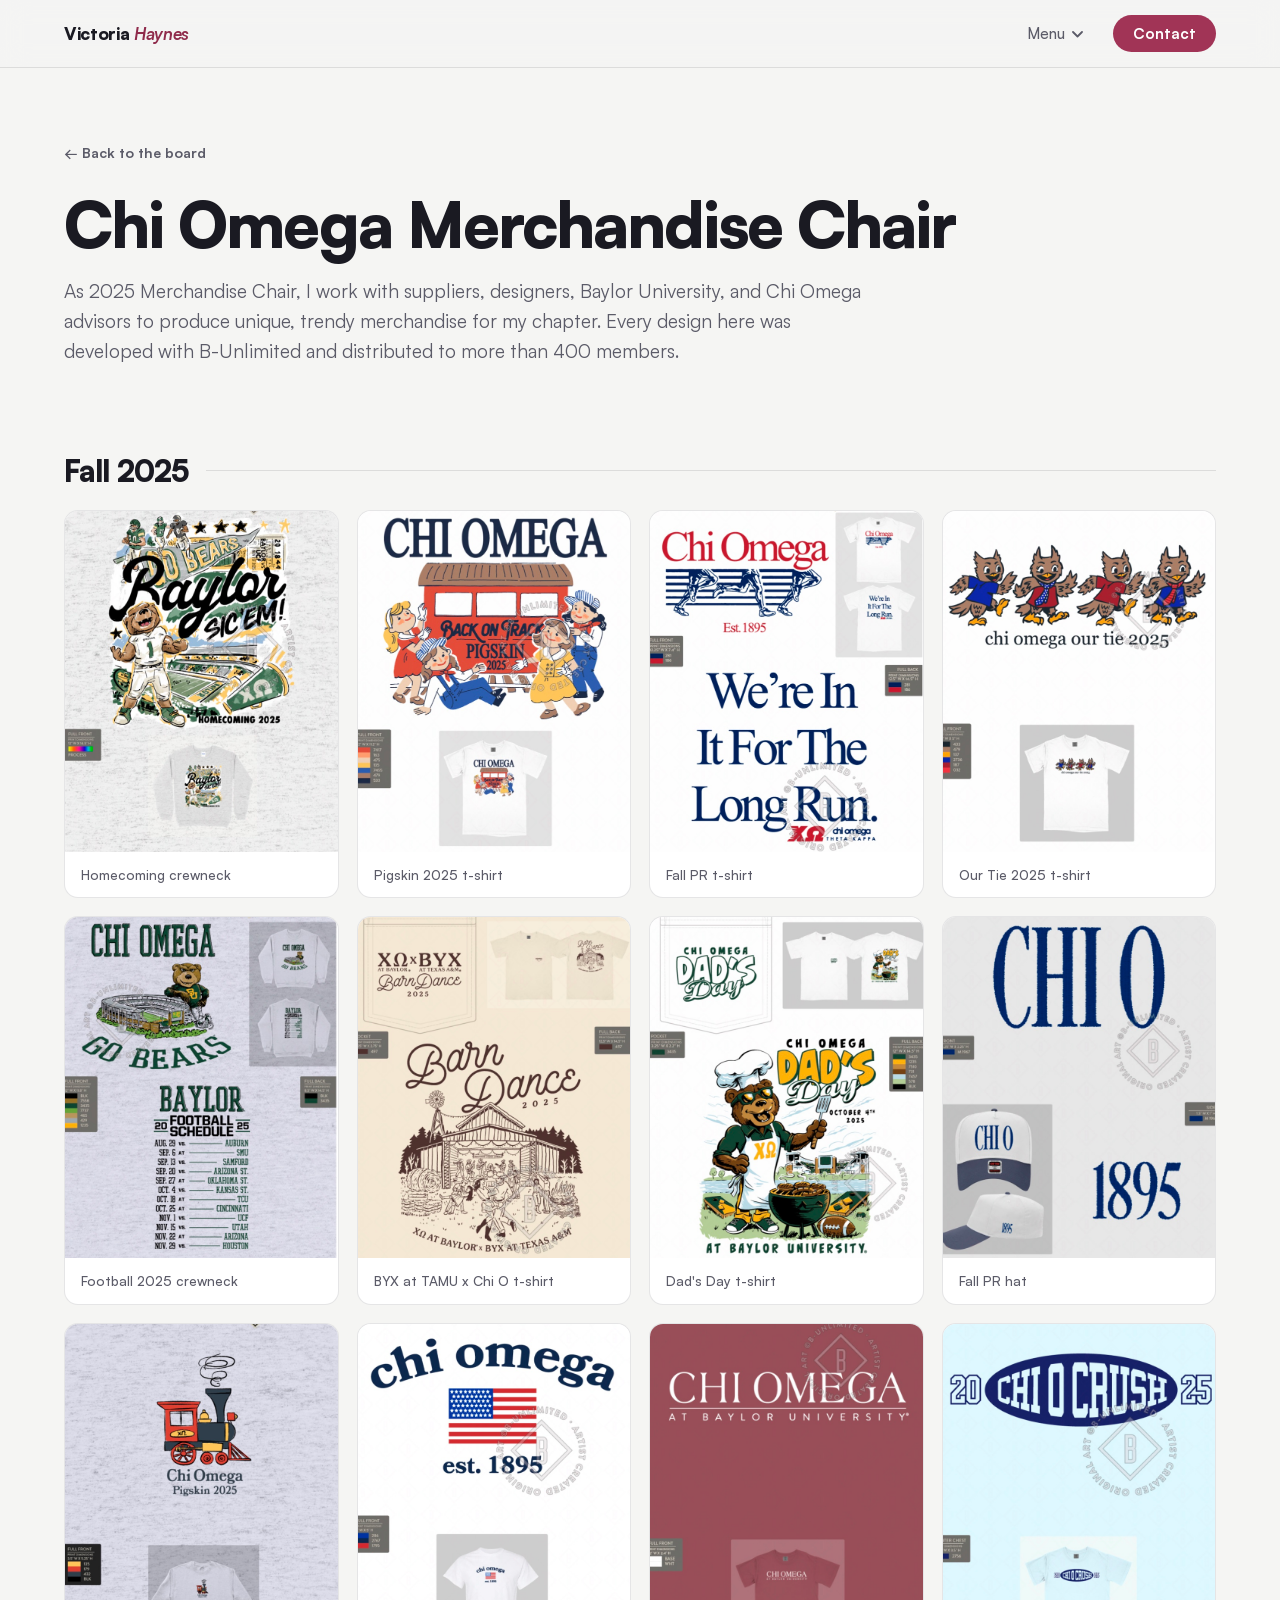
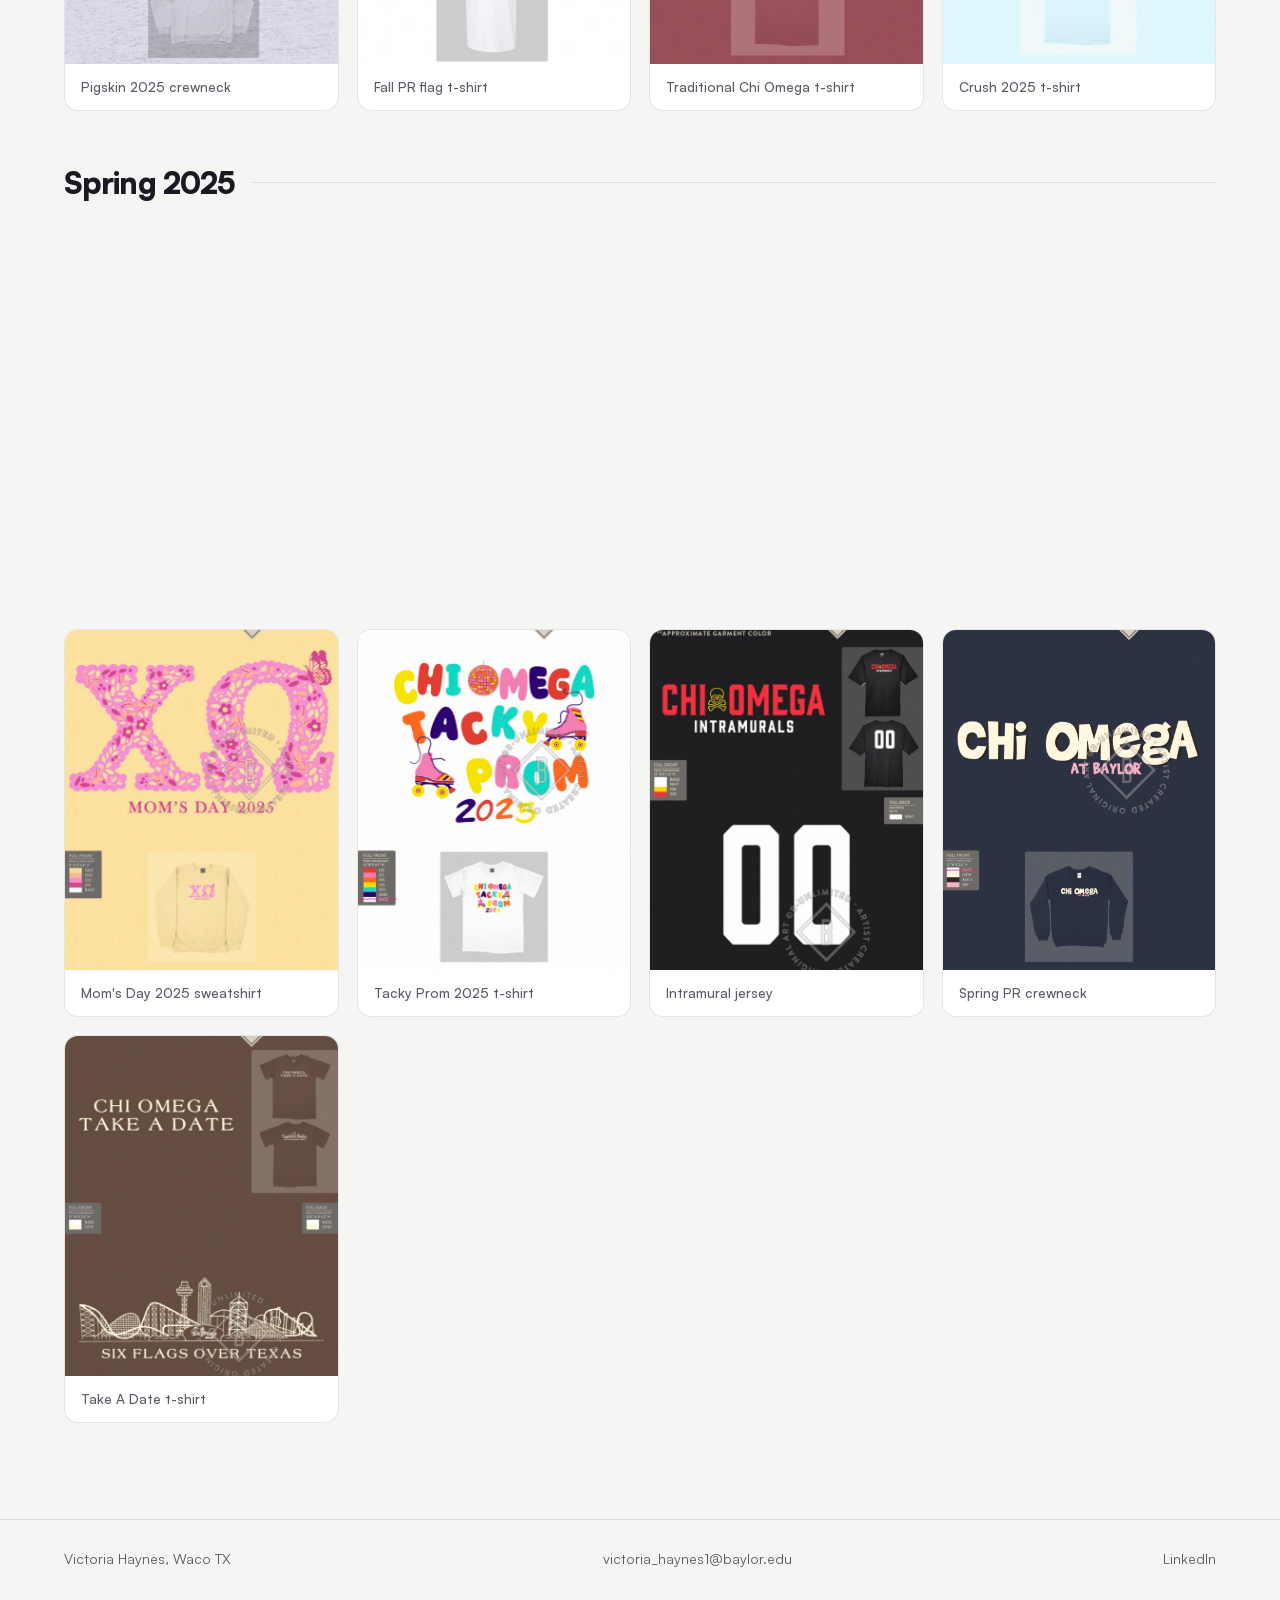
<file: merchandise.html>
<!doctype html>
<html lang="en">
<head>
<meta charset="utf-8">
<meta name="viewport" content="width=device-width, initial-scale=1">
<title>Merchandise Chair | Victoria Haynes</title>
<meta name="description" content="21 apparel designs Victoria Haynes produced as Chi Omega Merchandise Chair, sourced with B-Unlimited and distributed to 400+ members.">
<link rel="icon" href="data:image/svg+xml,%3Csvg xmlns='http://www.w3.org/2000/svg' viewBox='0 0 64 64'%3E%3Ccircle cx='32' cy='32' r='32' fill='%23a13456'/%3E%3Ctext x='32' y='44' font-family='Arial' font-size='36' font-weight='bold' fill='white' text-anchor='middle'%3EV%3C/text%3E%3C/svg%3E">
<link rel="preload" href="fonts/satoshi-900-normal.woff2" as="font" type="font/woff2" crossorigin>
<link rel="stylesheet" href="css/style.css">
</head>
<body>

<header class="nav">
  <div class="nav-inner">
    <a class="nav-brand" href="index.html">Victoria <em>Haynes</em></a>
    <button class="nav-toggle" aria-label="Open menu" aria-expanded="false">
      <svg width="22" height="16" viewBox="0 0 22 16" fill="none"><path d="M1 1h20M1 8h20M1 15h20" stroke="currentColor" stroke-width="2" stroke-linecap="round"/></svg>
    </button>
    <ul class="nav-links">
      <li class="menu-wrap">
        <button class="menu-btn" aria-haspopup="true" aria-expanded="false">Menu <svg width="11" height="7" viewBox="0 0 11 7" fill="none" aria-hidden="true"><path d="M1 1l4.5 4.5L10 1" stroke="currentColor" stroke-width="1.8" stroke-linecap="round" stroke-linejoin="round"/></svg></button>
        <div class="menu-drop" hidden>
          <a href="index.html">The board</a>
          <div class="menu-sep"></div>
          <a href="merchandise.html" aria-current="page">Chi Omega Merchandise</a>
          <a href="buying.html">Buying &amp; Product Development</a>
          <a href="flats.html">Technical Flats &amp; Illustration</a>
          <a href="photography.html">Photography</a>
          <div class="menu-sep"></div>
          <a href="resume.html">Resume</a>
          <a href="contact.html">Contact</a>
        </div>
      </li>
      <li><a class="nav-cta" href="contact.html">Contact</a></li>
    </ul>
  </div>
</header>

<main>
  <section class="page-hero">
    <div class="wrap">
      <a class="back-link" href="index.html">&larr; Back to the board</a>
      <h1 class="display reveal">Chi Omega Merchandise Chair</h1>
      <p class="lede reveal reveal-d1">As 2025 Merchandise Chair, I work with suppliers, designers, Baylor University, and Chi Omega advisors to produce unique, trendy merchandise for my chapter. Every design here was developed with B-Unlimited and distributed to more than 400 members.</p>
    </div>
  </section>

  <section style="padding-top:0">
    <div class="wrap">
      <div class="season-h reveal"><h2>Fall 2025</h2></div>
      <div class="merch-grid">
        <figure class="merch-item reveal" data-zoom><img src="assets/merch/f01-homecoming-crewneck.jpg" alt="Homecoming 2025 crewneck design" loading="lazy"><figcaption>Homecoming crewneck</figcaption></figure>
        <figure class="merch-item reveal" data-zoom><img src="assets/merch/f02-pigskin-tee.jpg" alt="Pigskin 2025 t-shirt design" loading="lazy"><figcaption>Pigskin 2025 t-shirt</figcaption></figure>
        <figure class="merch-item reveal" data-zoom><img src="assets/merch/f03-fall-pr-tee.jpg" alt="Fall PR t-shirt design" loading="lazy"><figcaption>Fall PR t-shirt</figcaption></figure>
        <figure class="merch-item reveal" data-zoom><img src="assets/merch/f04-our-tie-tee.jpg" alt="Our Tie 2025 t-shirt design" loading="lazy"><figcaption>Our Tie 2025 t-shirt</figcaption></figure>
        <figure class="merch-item reveal" data-zoom><img src="assets/merch/f05-football-crewneck.jpg" alt="Football 2025 crewneck design" loading="lazy"><figcaption>Football 2025 crewneck</figcaption></figure>
        <figure class="merch-item reveal" data-zoom><img src="assets/merch/f06-byx-tamu-tee.jpg" alt="BYX at TAMU x Chi O t-shirt design" loading="lazy"><figcaption>BYX at TAMU x Chi O t-shirt</figcaption></figure>
        <figure class="merch-item reveal" data-zoom><img src="assets/merch/f07-dads-day-tee.jpg" alt="Dad's Day t-shirt design" loading="lazy"><figcaption>Dad's Day t-shirt</figcaption></figure>
        <figure class="merch-item reveal" data-zoom><img src="assets/merch/f08-fall-pr-hat.jpg" alt="Fall PR hat design" loading="lazy"><figcaption>Fall PR hat</figcaption></figure>
        <figure class="merch-item reveal" data-zoom><img src="assets/merch/f09-pigskin-crewneck.jpg" alt="Pigskin 2025 crewneck design" loading="lazy"><figcaption>Pigskin 2025 crewneck</figcaption></figure>
        <figure class="merch-item reveal" data-zoom><img src="assets/merch/f10-fall-pr-flag-tee.jpg" alt="Fall PR flag t-shirt design" loading="lazy"><figcaption>Fall PR flag t-shirt</figcaption></figure>
        <figure class="merch-item reveal" data-zoom><img src="assets/merch/f11-traditional-tee.jpg" alt="Traditional Chi Omega t-shirt design" loading="lazy"><figcaption>Traditional Chi Omega t-shirt</figcaption></figure>
        <figure class="merch-item reveal" data-zoom><img src="assets/merch/f12-crush-tee.jpg" alt="Crush 2025 t-shirt design" loading="lazy"><figcaption>Crush 2025 t-shirt</figcaption></figure>
      </div>

      <div class="season-h reveal"><h2>Spring 2025</h2></div>
      <div class="merch-grid">
        <figure class="merch-item reveal" data-zoom><img src="assets/merch/s01-make-a-wish.jpg" alt="Make-A-Wish spring philanthropy t-shirt design" loading="lazy"><figcaption>Make-A-Wish philanthropy t-shirt</figcaption></figure>
        <figure class="merch-item reveal" data-zoom><img src="assets/merch/s02-sing-tee.jpg" alt="Sing 2025 t-shirt design" loading="lazy"><figcaption>Sing 2025 t-shirt</figcaption></figure>
        <figure class="merch-item reveal" data-zoom><img src="assets/merch/s03-sing-sweatshirt.jpg" alt="Sing 2025 sweatshirt design" loading="lazy"><figcaption>Sing 2025 sweatshirt</figcaption></figure>
        <figure class="merch-item reveal" data-zoom><img src="assets/merch/s04-spring-pr-hoodie.jpg" alt="Spring PR hoodie design" loading="lazy"><figcaption>Spring PR hoodie</figcaption></figure>
        <figure class="merch-item reveal" data-zoom><img src="assets/merch/s05-moms-day-sweatshirt.jpg" alt="Mom's Day 2025 sweatshirt design" loading="lazy"><figcaption>Mom's Day 2025 sweatshirt</figcaption></figure>
        <figure class="merch-item reveal" data-zoom><img src="assets/merch/s06-tacky-prom-tee.jpg" alt="Tacky Prom 2025 t-shirt design" loading="lazy"><figcaption>Tacky Prom 2025 t-shirt</figcaption></figure>
        <figure class="merch-item reveal" data-zoom><img src="assets/merch/s07-intramural-jersey.jpg" alt="Intramural jersey design" loading="lazy"><figcaption>Intramural jersey</figcaption></figure>
        <figure class="merch-item reveal" data-zoom><img src="assets/merch/s08-spring-pr-crewneck.jpg" alt="Spring PR crewneck design" loading="lazy"><figcaption>Spring PR crewneck</figcaption></figure>
        <figure class="merch-item reveal" data-zoom><img src="assets/merch/s09-take-a-date-tee.jpg" alt="Take A Date t-shirt design" loading="lazy"><figcaption>Take A Date t-shirt</figcaption></figure>
      </div>
    </div>
  </section>
</main>

<footer>
  <div class="wrap foot">
    <span>Victoria Haynes, Waco TX</span>
    <a href="mailto:victoria_haynes1@baylor.edu">victoria_haynes1@baylor.edu</a>
    <a href="https://www.linkedin.com/in/victoriahaynes-victoriahaynes/" target="_blank" rel="noopener">LinkedIn</a>
  </div>
</footer>

<script src="js/main.js"></script>
</body>
</html>
</file>
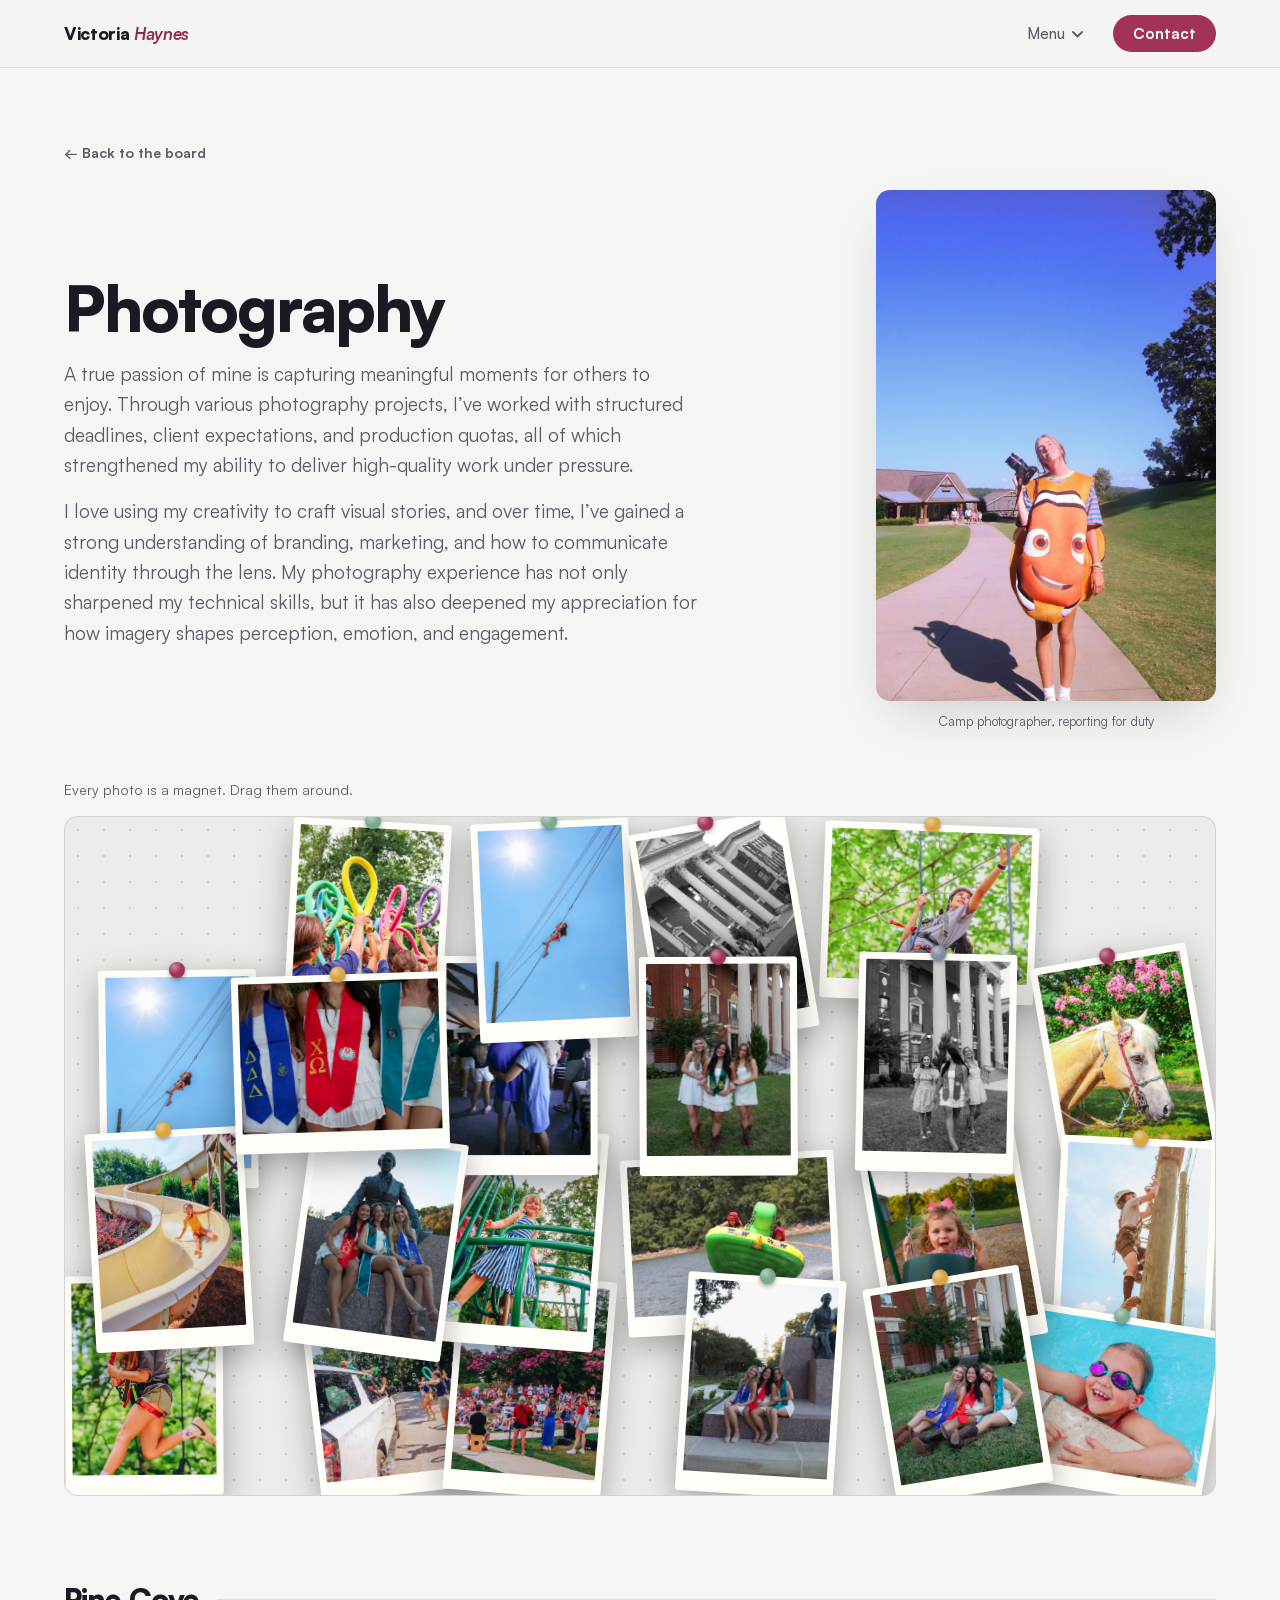
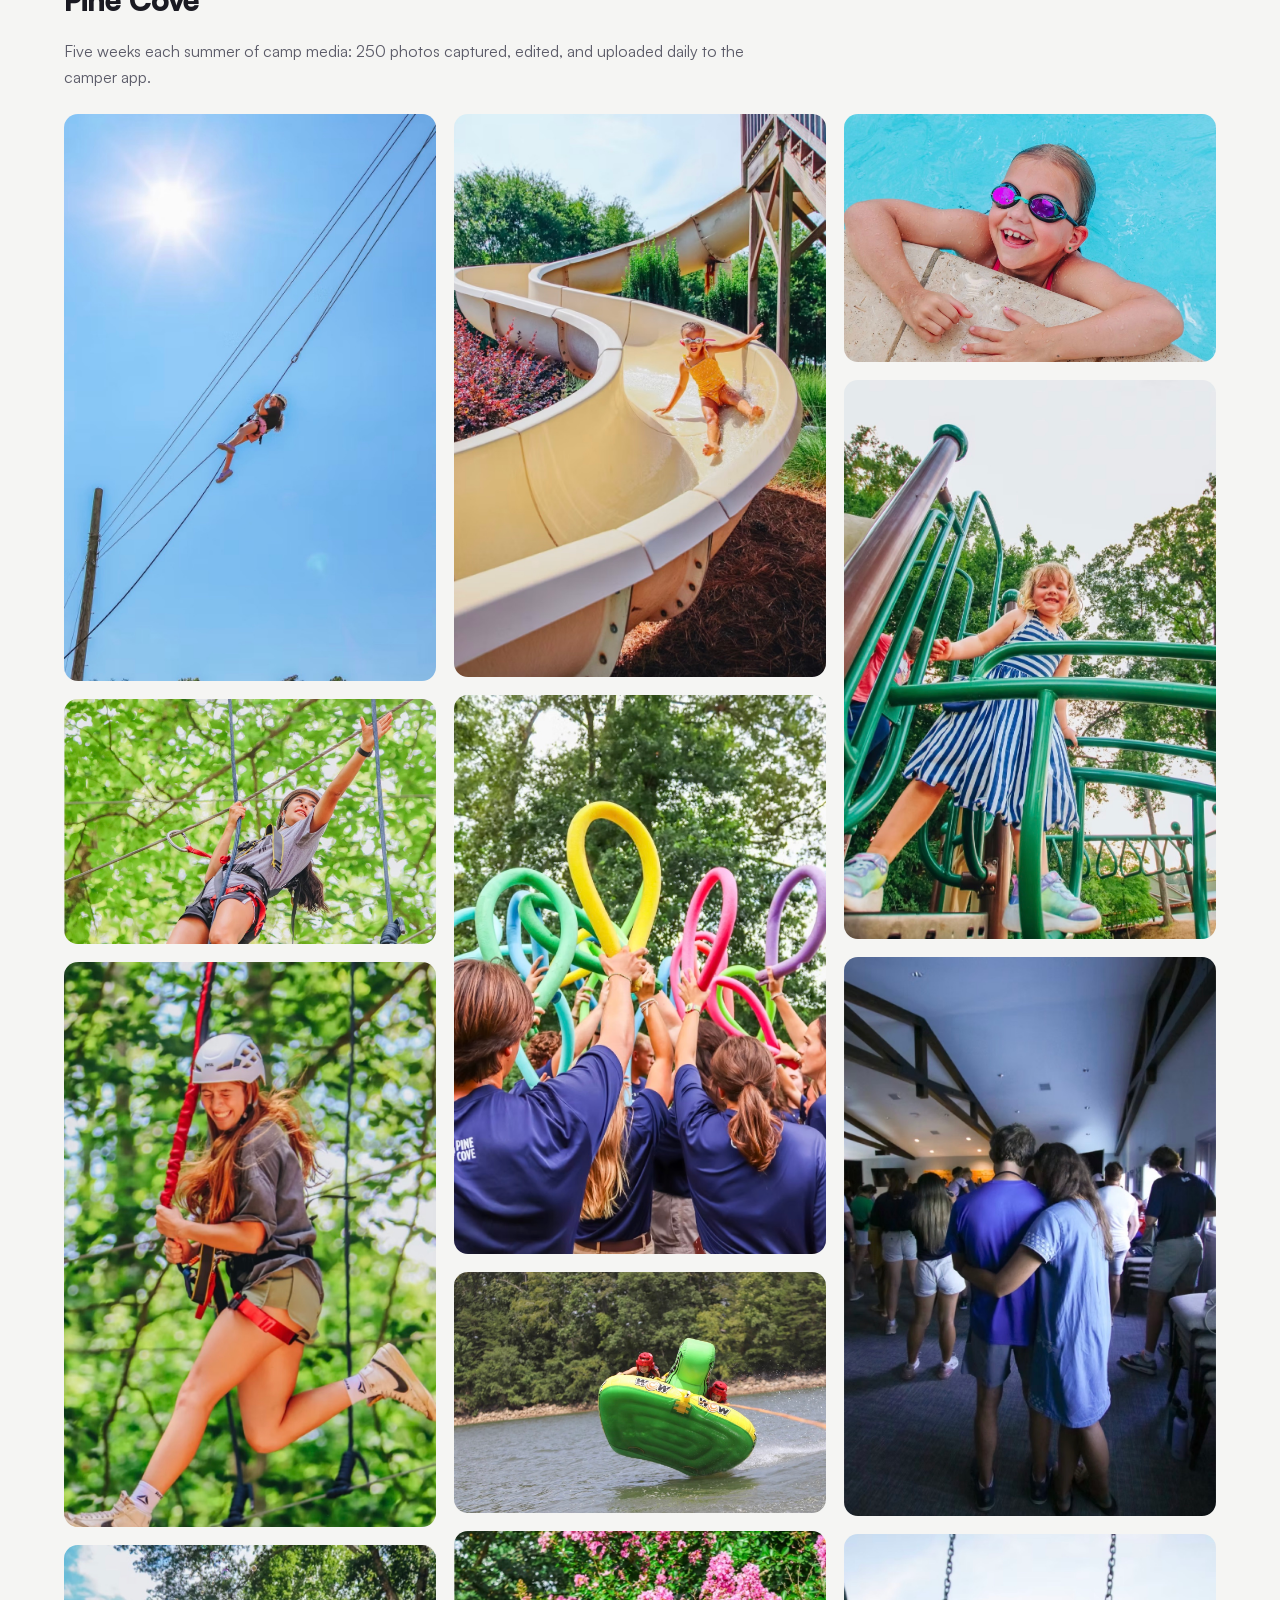
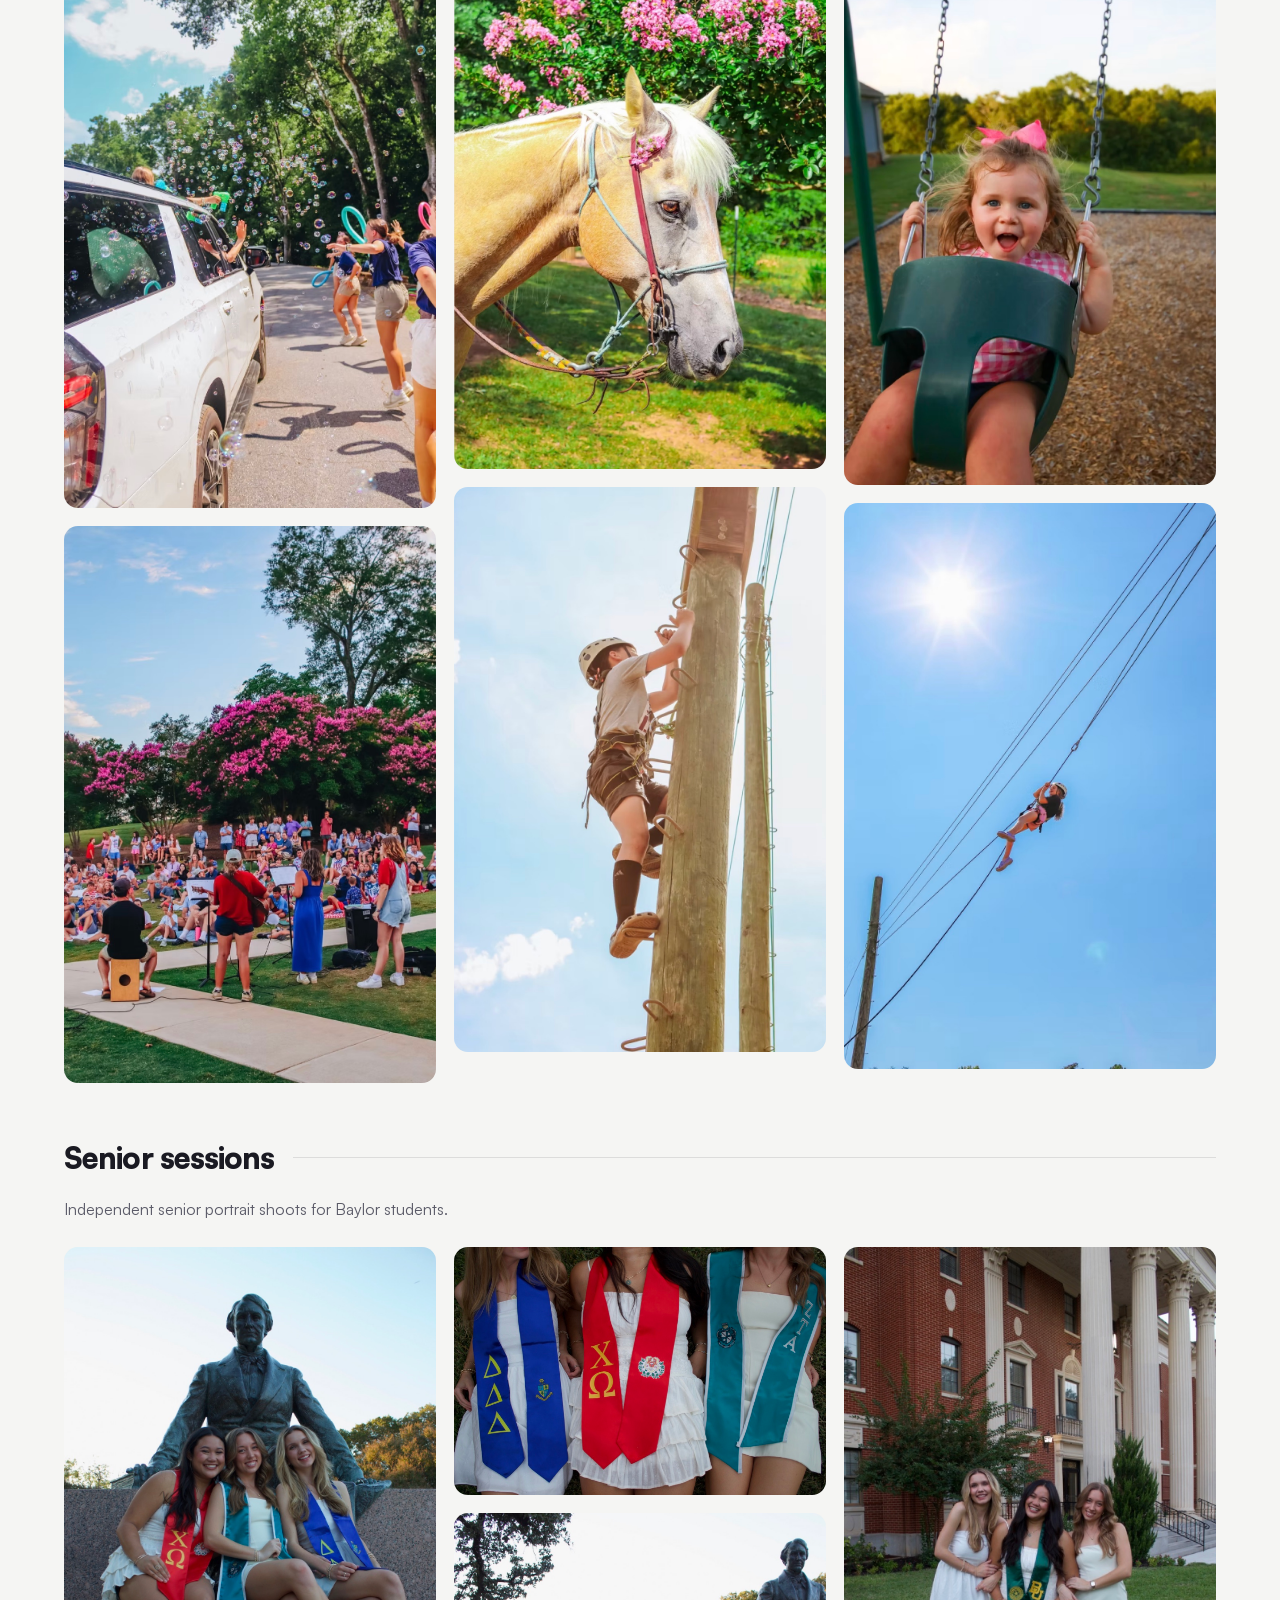
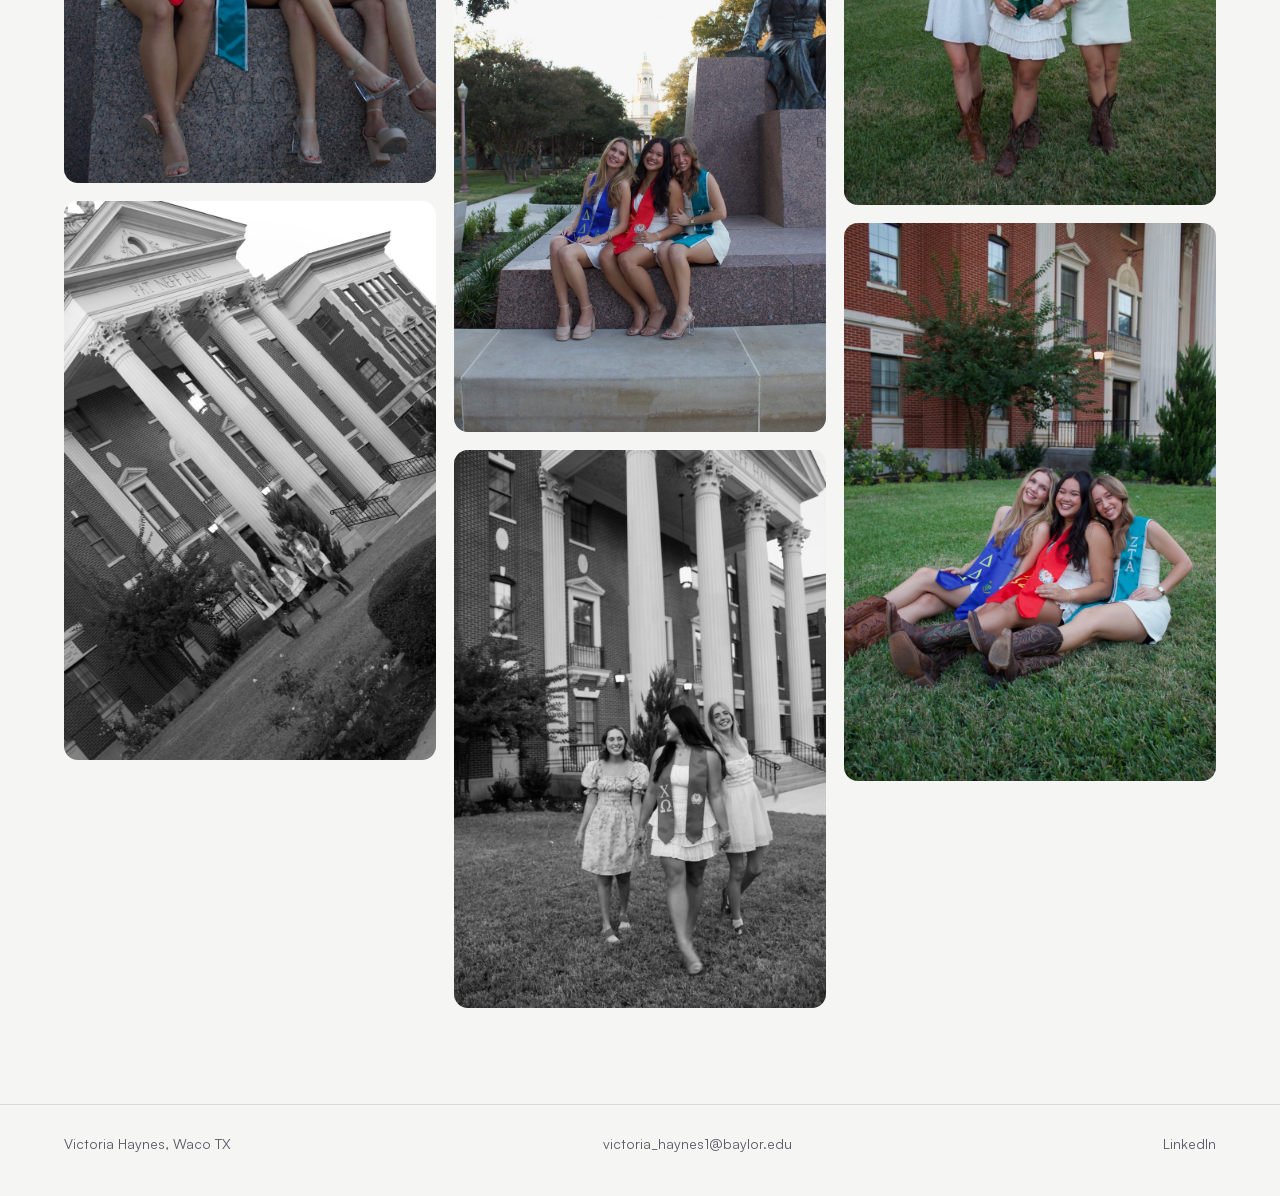
<file: photography.html>
<!doctype html>
<html lang="en">
<head>
<meta charset="utf-8">
<meta name="viewport" content="width=device-width, initial-scale=1">
<title>Photography | Victoria Haynes</title>
<meta name="description" content="Photography by Victoria Haynes: Pine Cove camp media and senior portrait sessions at Baylor University.">
<link rel="icon" href="data:image/svg+xml,%3Csvg xmlns='http://www.w3.org/2000/svg' viewBox='0 0 64 64'%3E%3Ccircle cx='32' cy='32' r='32' fill='%23a13456'/%3E%3Ctext x='32' y='44' font-family='Arial' font-size='36' font-weight='bold' fill='white' text-anchor='middle'%3EV%3C/text%3E%3C/svg%3E">
<link rel="preload" href="fonts/satoshi-900-normal.woff2" as="font" type="font/woff2" crossorigin>
<link rel="stylesheet" href="css/style.css">
</head>
<body>

<header class="nav">
  <div class="nav-inner">
    <a class="nav-brand" href="index.html">Victoria <em>Haynes</em></a>
    <button class="nav-toggle" aria-label="Open menu" aria-expanded="false">
      <svg width="22" height="16" viewBox="0 0 22 16" fill="none"><path d="M1 1h20M1 8h20M1 15h20" stroke="currentColor" stroke-width="2" stroke-linecap="round"/></svg>
    </button>
    <ul class="nav-links">
      <li class="menu-wrap">
        <button class="menu-btn" aria-haspopup="true" aria-expanded="false">Menu <svg width="11" height="7" viewBox="0 0 11 7" fill="none" aria-hidden="true"><path d="M1 1l4.5 4.5L10 1" stroke="currentColor" stroke-width="1.8" stroke-linecap="round" stroke-linejoin="round"/></svg></button>
        <div class="menu-drop" hidden>
          <a href="index.html">The board</a>
          <div class="menu-sep"></div>
          <a href="merchandise.html">Chi Omega Merchandise</a>
          <a href="buying.html">Buying &amp; Product Development</a>
          <a href="flats.html">Technical Flats &amp; Illustration</a>
          <a href="photography.html" aria-current="page">Photography</a>
          <div class="menu-sep"></div>
          <a href="resume.html">Resume</a>
          <a href="contact.html">Contact</a>
        </div>
      </li>
      <li><a class="nav-cta" href="contact.html">Contact</a></li>
    </ul>
  </div>
</header>

<main>
  <section class="page-hero">
    <div class="wrap">
      <a class="back-link" href="index.html">&larr; Back to the board</a>
      <div class="photo-hero">
        <div>
      <h1 class="display reveal">Photography</h1>
      <p class="lede reveal reveal-d1">A true passion of mine is capturing meaningful moments for others to enjoy. Through various photography projects, I’ve worked with structured deadlines, client expectations, and production quotas, all of which strengthened my ability to deliver high-quality work under pressure.</p>
      <p class="lede reveal reveal-d1" style="margin-top:16px">I love using my creativity to craft visual stories, and over time, I’ve gained a strong understanding of branding, marketing, and how to communicate identity through the lens. My photography experience has not only sharpened my technical skills, but it has also deepened my appreciation for how imagery shapes perception, emotion, and engagement.</p>
        </div>
        <figure class="photo-hero-img reveal reveal-d2">
          <img src="assets/photo/tori-camera.jpg" alt="Victoria in a Nemo costume holding her camera on the path at Pine Cove" width="853" height="1280">
          <figcaption>Camp photographer, reporting for duty</figcaption>
        </figure>
      </div>
    </div>
  </section>

  <section style="padding-top:16px; padding-bottom:32px">
    <div class="wrap">
      <p class="reveal" style="font-size:14px; margin-bottom:14px">Every photo is a magnet. Drag them around.</p>
      <div class="mag-board" id="mag-board" aria-label="Draggable photo board">
        <figure class="magnet port"><span class="mpin"></span><span class="mframe"><img src="assets/photo/pc-01.jpg" alt="Pine Cove camp photograph" draggable="false" loading="lazy"></span></figure>
        <figure class="magnet land"><span class="mpin"></span><span class="mframe"><img src="assets/photo/pc-02.jpg" alt="Pine Cove camp photograph" draggable="false" loading="lazy"></span></figure>
        <figure class="magnet port"><span class="mpin"></span><span class="mframe"><img src="assets/photo/pc-03.jpg" alt="Pine Cove camp photograph" draggable="false" loading="lazy"></span></figure>
        <figure class="magnet port"><span class="mpin"></span><span class="mframe"><img src="assets/photo/pc-04.jpg" alt="Pine Cove camp photograph" draggable="false" loading="lazy"></span></figure>
        <figure class="magnet port"><span class="mpin"></span><span class="mframe"><img src="assets/photo/pc-05.jpg" alt="Pine Cove camp photograph" draggable="false" loading="lazy"></span></figure>
        <figure class="magnet port"><span class="mpin"></span><span class="mframe"><img src="assets/photo/pc-06.jpg" alt="Pine Cove camp photograph" draggable="false" loading="lazy"></span></figure>
        <figure class="magnet port"><span class="mpin"></span><span class="mframe"><img src="assets/photo/pc-07.jpg" alt="Pine Cove camp photograph" draggable="false" loading="lazy"></span></figure>
        <figure class="magnet land"><span class="mpin"></span><span class="mframe"><img src="assets/photo/pc-08.jpg" alt="Pine Cove camp photograph" draggable="false" loading="lazy"></span></figure>
        <figure class="magnet port"><span class="mpin"></span><span class="mframe"><img src="assets/photo/pc-09.jpg" alt="Pine Cove camp photograph" draggable="false" loading="lazy"></span></figure>
        <figure class="magnet port"><span class="mpin"></span><span class="mframe"><img src="assets/photo/pc-10.jpg" alt="Pine Cove camp photograph" draggable="false" loading="lazy"></span></figure>
        <figure class="magnet land"><span class="mpin"></span><span class="mframe"><img src="assets/photo/pc-11.jpg" alt="Pine Cove camp photograph" draggable="false" loading="lazy"></span></figure>
        <figure class="magnet port"><span class="mpin"></span><span class="mframe"><img src="assets/photo/pc-12.jpg" alt="Pine Cove camp photograph" draggable="false" loading="lazy"></span></figure>
        <figure class="magnet port"><span class="mpin"></span><span class="mframe"><img src="assets/photo/pc-13.jpg" alt="Pine Cove camp photograph" draggable="false" loading="lazy"></span></figure>
        <figure class="magnet port"><span class="mpin"></span><span class="mframe"><img src="assets/photo/pc-14.jpg" alt="Pine Cove camp photograph" draggable="false" loading="lazy"></span></figure>
        <figure class="magnet port"><span class="mpin"></span><span class="mframe"><img src="assets/photo/pc-15.jpg" alt="Pine Cove camp photograph" draggable="false" loading="lazy"></span></figure>
        <figure class="magnet port"><span class="mpin"></span><span class="mframe"><img src="assets/photo/sr-01.jpg" alt="Baylor senior portrait" draggable="false" loading="lazy"></span></figure>
        <figure class="magnet port"><span class="mpin"></span><span class="mframe"><img src="assets/photo/sr-02.jpg" alt="Baylor senior portrait" draggable="false" loading="lazy"></span></figure>
        <figure class="magnet land"><span class="mpin"></span><span class="mframe"><img src="assets/photo/sr-03.jpg" alt="Baylor senior portrait" draggable="false" loading="lazy"></span></figure>
        <figure class="magnet port"><span class="mpin"></span><span class="mframe"><img src="assets/photo/sr-04.jpg" alt="Baylor senior portrait" draggable="false" loading="lazy"></span></figure>
        <figure class="magnet port"><span class="mpin"></span><span class="mframe"><img src="assets/photo/sr-05.jpg" alt="Baylor senior portrait" draggable="false" loading="lazy"></span></figure>
        <figure class="magnet port"><span class="mpin"></span><span class="mframe"><img src="assets/photo/sr-06.jpg" alt="Baylor senior portrait" draggable="false" loading="lazy"></span></figure>
        <figure class="magnet port"><span class="mpin"></span><span class="mframe"><img src="assets/photo/sr-07.jpg" alt="Baylor senior portrait" draggable="false" loading="lazy"></span></figure>
      </div>
    </div>
  </section>

  <section style="padding-top:0">
    <div class="wrap">
      <div class="season-h reveal"><h2>Pine Cove</h2></div>
      <p class="reveal" style="margin-bottom:24px">Five weeks each summer of camp media: 250 photos captured, edited, and uploaded daily to the camper app.</p>
      <div class="masonry">
        <img src="assets/photo/pc-01.jpg" alt="Pine Cove camp photograph" data-zoom loading="lazy">
        <img src="assets/photo/pc-02.jpg" alt="Pine Cove camp photograph" data-zoom loading="lazy">
        <img src="assets/photo/pc-03.jpg" alt="Pine Cove camp photograph" data-zoom loading="lazy">
        <img src="assets/photo/pc-04.jpg" alt="Pine Cove camp photograph" data-zoom loading="lazy">
        <img src="assets/photo/pc-05.jpg" alt="Pine Cove camp photograph" data-zoom loading="lazy">
        <img src="assets/photo/pc-06.jpg" alt="Pine Cove camp photograph" data-zoom loading="lazy">
        <img src="assets/photo/pc-07.jpg" alt="Pine Cove camp photograph" data-zoom loading="lazy">
        <img src="assets/photo/pc-08.jpg" alt="Pine Cove camp photograph" data-zoom loading="lazy">
        <img src="assets/photo/pc-09.jpg" alt="Pine Cove camp photograph" data-zoom loading="lazy">
        <img src="assets/photo/pc-10.jpg" alt="Pine Cove camp photograph" data-zoom loading="lazy">
        <img src="assets/photo/pc-11.jpg" alt="Pine Cove camp photograph" data-zoom loading="lazy">
        <img src="assets/photo/pc-12.jpg" alt="Pine Cove camp photograph" data-zoom loading="lazy">
        <img src="assets/photo/pc-13.jpg" alt="Pine Cove camp photograph" data-zoom loading="lazy">
        <img src="assets/photo/pc-14.jpg" alt="Pine Cove camp photograph" data-zoom loading="lazy">
        <img src="assets/photo/pc-15.jpg" alt="Pine Cove camp photograph" data-zoom loading="lazy">
      </div>

      <div class="season-h reveal"><h2>Senior sessions</h2></div>
      <p class="reveal" style="margin-bottom:24px">Independent senior portrait shoots for Baylor students.</p>
      <div class="masonry">
        <img src="assets/photo/sr-01.jpg" alt="Baylor senior portrait" data-zoom loading="lazy">
        <img src="assets/photo/sr-02.jpg" alt="Baylor senior portrait" data-zoom loading="lazy">
        <img src="assets/photo/sr-03.jpg" alt="Baylor senior portrait" data-zoom loading="lazy">
        <img src="assets/photo/sr-04.jpg" alt="Baylor senior portrait" data-zoom loading="lazy">
        <img src="assets/photo/sr-05.jpg" alt="Baylor senior portrait" data-zoom loading="lazy">
        <img src="assets/photo/sr-06.jpg" alt="Baylor senior portrait" data-zoom loading="lazy">
        <img src="assets/photo/sr-07.jpg" alt="Baylor senior portrait" data-zoom loading="lazy">
      </div>
    </div>
  </section>
</main>

<footer>
  <div class="wrap foot">
    <span>Victoria Haynes, Waco TX</span>
    <a href="mailto:victoria_haynes1@baylor.edu">victoria_haynes1@baylor.edu</a>
    <a href="https://www.linkedin.com/in/victoriahaynes-victoriahaynes/" target="_blank" rel="noopener">LinkedIn</a>
  </div>
</footer>

<script src="js/main.js"></script>
</body>
</html>
</file>
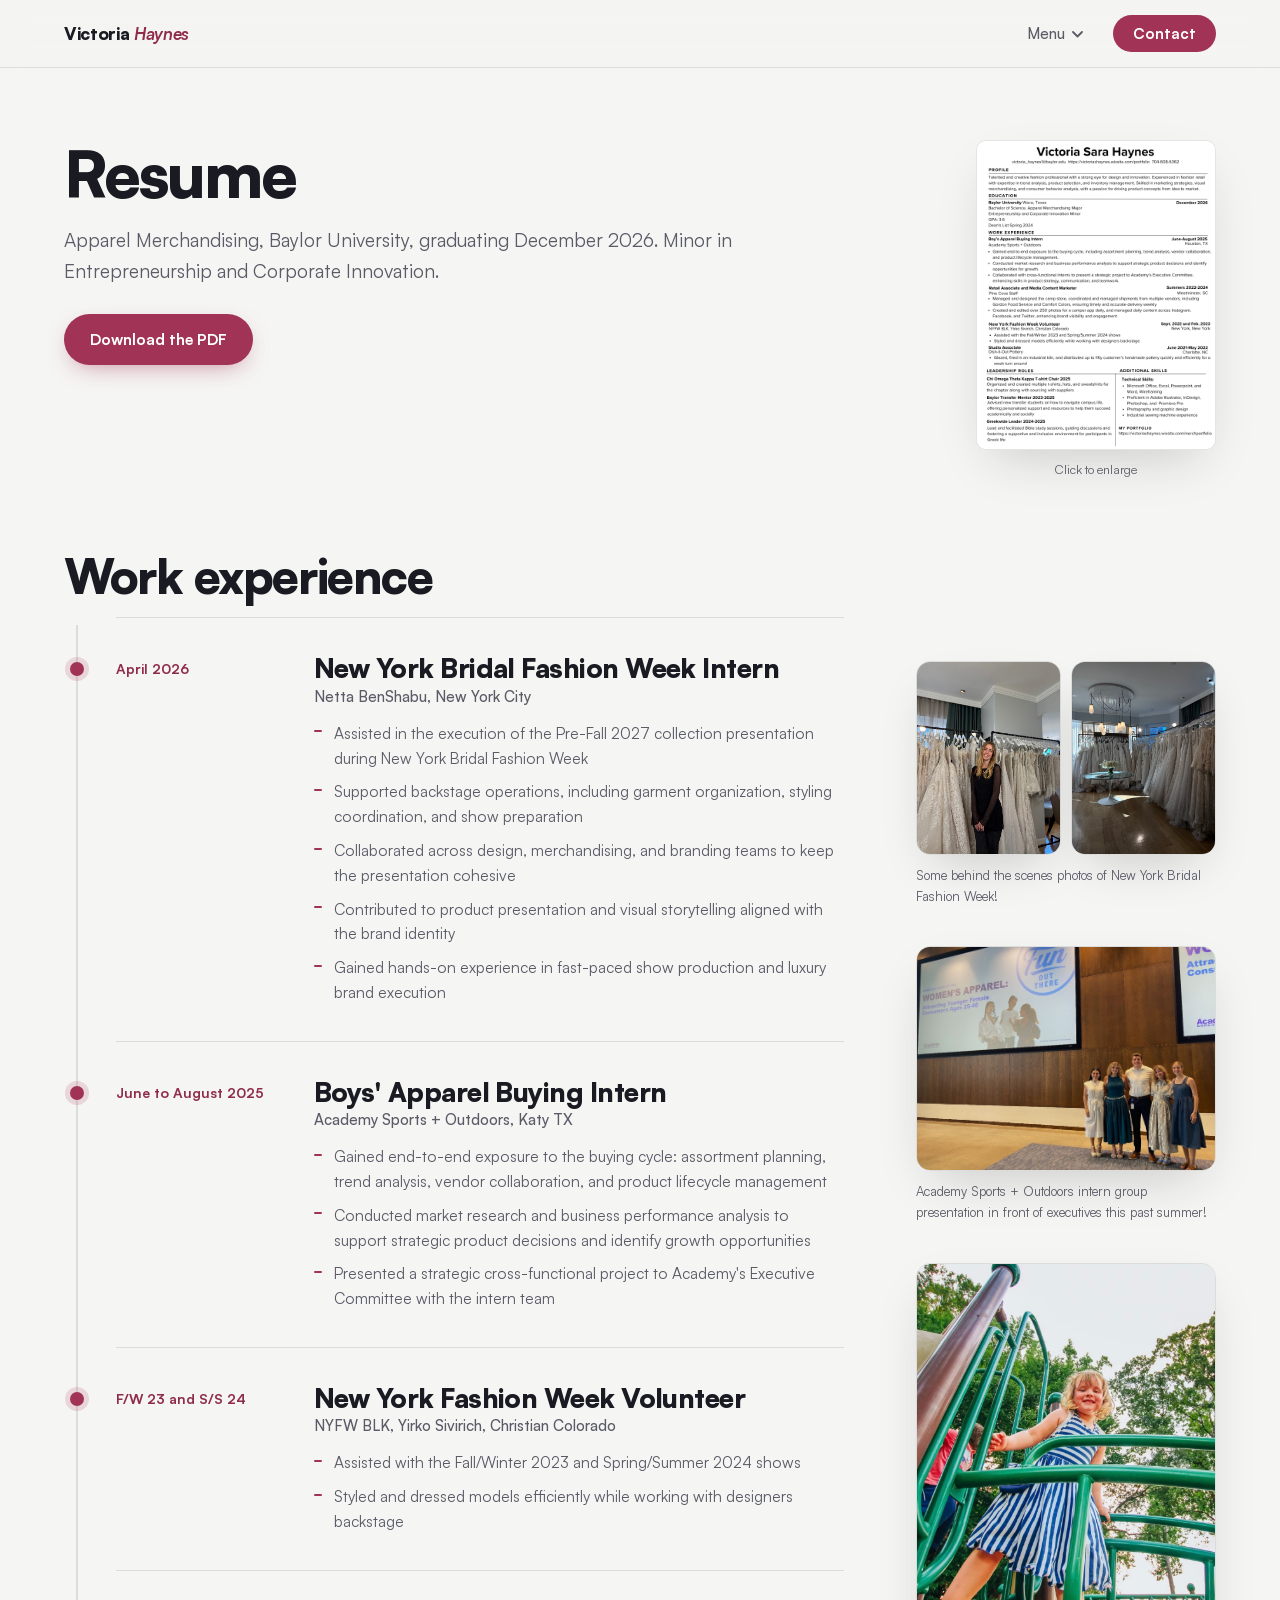
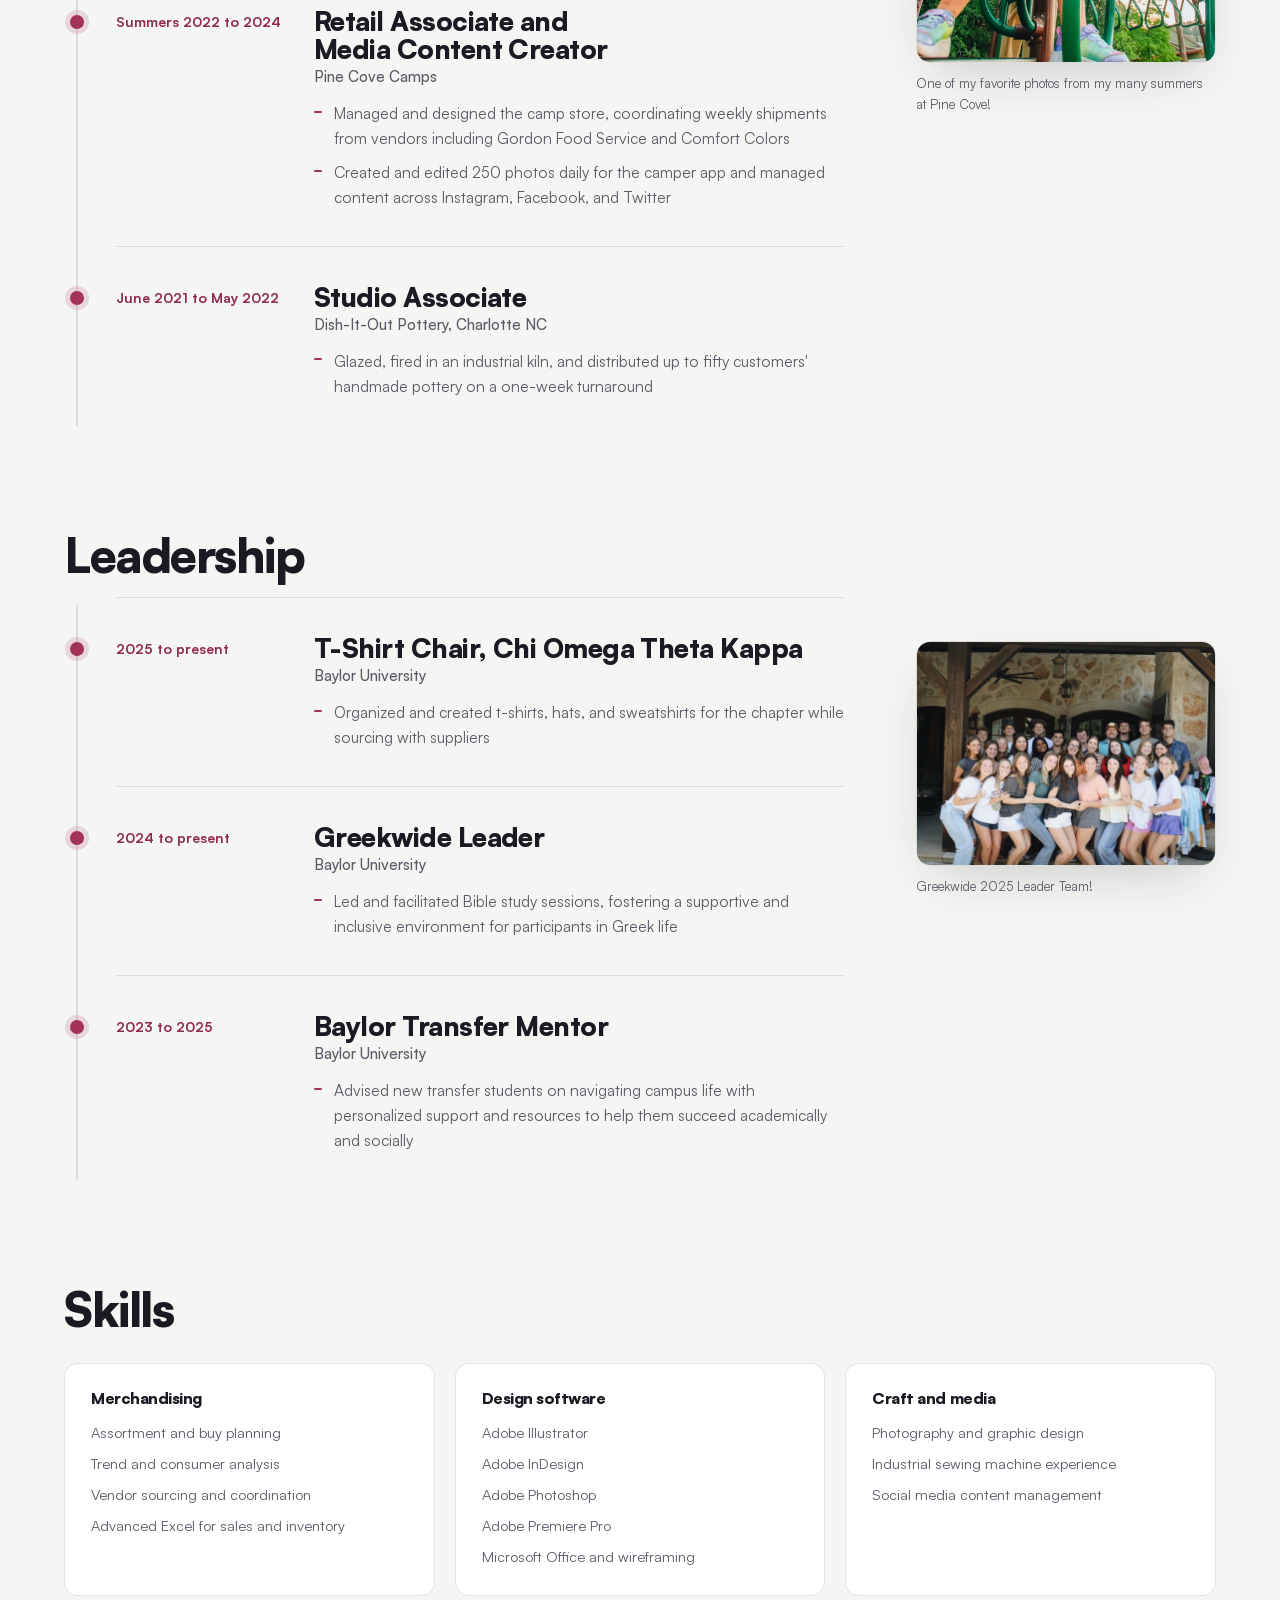
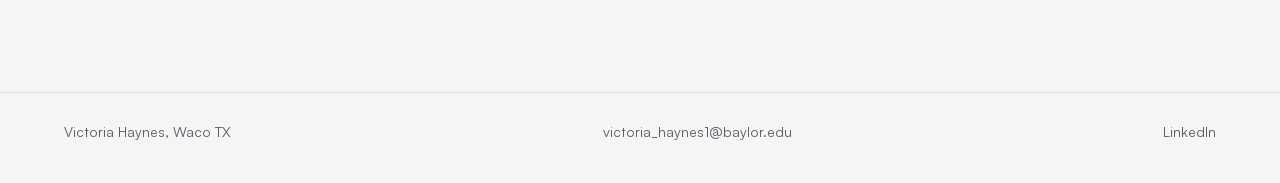
<file: resume.html>
<!doctype html>
<html lang="en">
<head>
<meta charset="utf-8">
<meta name="viewport" content="width=device-width, initial-scale=1">
<title>Resume | Victoria Haynes</title>
<meta name="description" content="Resume of Victoria Haynes: apparel buying, product development, fashion week production, and leadership experience.">
<link rel="icon" href="data:image/svg+xml,%3Csvg xmlns='http://www.w3.org/2000/svg' viewBox='0 0 64 64'%3E%3Ccircle cx='32' cy='32' r='32' fill='%23a13456'/%3E%3Ctext x='32' y='44' font-family='Arial' font-size='36' font-weight='bold' fill='white' text-anchor='middle'%3EV%3C/text%3E%3C/svg%3E">
<link rel="preload" href="fonts/satoshi-900-normal.woff2" as="font" type="font/woff2" crossorigin>
<link rel="preload" href="fonts/satoshi-400-normal.woff2" as="font" type="font/woff2" crossorigin>
<link rel="stylesheet" href="css/style.css">
</head>
<body>

<header class="nav">
  <div class="nav-inner">
    <a class="nav-brand" href="index.html">Victoria <em>Haynes</em></a>
    <button class="nav-toggle" aria-label="Open menu" aria-expanded="false">
      <svg width="22" height="16" viewBox="0 0 22 16" fill="none"><path d="M1 1h20M1 8h20M1 15h20" stroke="currentColor" stroke-width="2" stroke-linecap="round"/></svg>
    </button>
    <ul class="nav-links">
      <li class="menu-wrap">
        <button class="menu-btn" aria-haspopup="true" aria-expanded="false">Menu <svg width="11" height="7" viewBox="0 0 11 7" fill="none" aria-hidden="true"><path d="M1 1l4.5 4.5L10 1" stroke="currentColor" stroke-width="1.8" stroke-linecap="round" stroke-linejoin="round"/></svg></button>
        <div class="menu-drop" hidden>
          <a href="index.html">The board</a>
          <div class="menu-sep"></div>
          <a href="merchandise.html">Chi Omega Merchandise</a>
          <a href="buying.html">Buying &amp; Product Development</a>
          <a href="flats.html">Technical Flats &amp; Illustration</a>
          <a href="photography.html">Photography</a>
          <div class="menu-sep"></div>
          <a href="resume.html" aria-current="page">Resume</a>
          <a href="contact.html">Contact</a>
        </div>
      </li>
      <li><a class="nav-cta" href="contact.html">Contact</a></li>
    </ul>
  </div>
</header>

<main>
  <section class="page-hero">
    <div class="wrap">
      <div class="res-hero">
        <div>
          <h1 class="display reveal">Resume</h1>
          <p class="lede reveal reveal-d1" style="margin-bottom:28px">Apparel Merchandising, Baylor University, graduating December 2026. Minor in Entrepreneurship and Corporate Innovation.</p>
          <a class="btn btn-primary reveal reveal-d2" href="assets/victoria-haynes-resume.pdf" download>Download the PDF</a>
        </div>
        <figure class="resume-mini reveal reveal-d1" data-zoom>
          <img src="assets/resume-preview.png" alt="Victoria Haynes resume, full page" width="1236" height="1600">
          <figcaption>Click to enlarge</figcaption>
        </figure>
      </div>
    </div>
  </section>

  <section style="padding-top:40px">
    <div class="wrap">
      <h2 class="h2 reveal">Work experience</h2>
      <div class="res-cols">
      <div class="res-main tl">
      <div class="tl-rail" aria-hidden="true"><span class="tl-track"></span><span class="tl-progress"></span></div>

      <div class="res-entry tl-item">
        <span class="tl-node" aria-hidden="true"></span>
        <span class="res-when">April 2026</span>
        <div class="res-body">
          <h3 class="h3">New York Bridal Fashion Week Intern</h3>
          <span class="org">Netta BenShabu, New York City</span>
          <ul>
            <li>Assisted in the execution of the Pre-Fall 2027 collection presentation during New York Bridal Fashion Week</li>
            <li>Supported backstage operations, including garment organization, styling coordination, and show preparation</li>
            <li>Collaborated across design, merchandising, and branding teams to keep the presentation cohesive</li>
            <li>Contributed to product presentation and visual storytelling aligned with the brand identity</li>
            <li>Gained hands-on experience in fast-paced show production and luxury brand execution</li>
          </ul>
        </div>
      </div>

      <div class="res-entry tl-item">
        <span class="tl-node" aria-hidden="true"></span>
        <span class="res-when">June to August 2025</span>
        <div class="res-body">
          <h3 class="h3">Boys' Apparel Buying Intern</h3>
          <span class="org">Academy Sports + Outdoors, Katy TX</span>
          <ul>
            <li>Gained end-to-end exposure to the buying cycle: assortment planning, trend analysis, vendor collaboration, and product lifecycle management</li>
            <li>Conducted market research and business performance analysis to support strategic product decisions and identify growth opportunities</li>
            <li>Presented a strategic cross-functional project to Academy's Executive Committee with the intern team</li>
          </ul>
        </div>
      </div>

      <div class="res-entry tl-item">
        <span class="tl-node" aria-hidden="true"></span>
        <span class="res-when">F/W 23 and S/S 24</span>
        <div class="res-body">
          <h3 class="h3">New York Fashion Week Volunteer</h3>
          <span class="org">NYFW BLK, Yirko Sivirich, Christian Colorado</span>
          <ul>
            <li>Assisted with the Fall/Winter 2023 and Spring/Summer 2024 shows</li>
            <li>Styled and dressed models efficiently while working with designers backstage</li>
          </ul>
        </div>
      </div>

      <div class="res-entry tl-item">
        <span class="tl-node" aria-hidden="true"></span>
        <span class="res-when">Summers 2022 to 2024</span>
        <div class="res-body">
          <h3 class="h3">Retail Associate and Media Content Creator</h3>
          <span class="org">Pine Cove Camps</span>
          <ul>
            <li>Managed and designed the camp store, coordinating weekly shipments from vendors including Gordon Food Service and Comfort Colors</li>
            <li>Created and edited 250 photos daily for the camper app and managed content across Instagram, Facebook, and Twitter</li>
          </ul>
        </div>
      </div>

      <div class="res-entry tl-item">
        <span class="tl-node" aria-hidden="true"></span>
        <span class="res-when">June 2021 to May 2022</span>
        <div class="res-body">
          <h3 class="h3">Studio Associate</h3>
          <span class="org">Dish-It-Out Pottery, Charlotte NC</span>
          <ul>
            <li>Glazed, fired in an industrial kiln, and distributed up to fifty customers' handmade pottery on a one-week turnaround</li>
          </ul>
        </div>
      </div>

      </div>
      <aside class="res-side">
        <figure class="reveal">
          <span class="duo">
            <img src="assets/resume/netta-1.jpg" alt="Victoria beside a rack of Netta BenShabu bridal gowns backstage" loading="lazy">
            <img src="assets/resume/netta-2.jpg" alt="Netta BenShabu bridal gown detail backstage" loading="lazy">
          </span>
          <figcaption>Some behind the scenes photos of New York Bridal Fashion Week!</figcaption>
        </figure>
        <figure class="reveal reveal-d1"><img src="assets/resume/academy-presenting.jpg" alt="Academy intern group on stage presenting to executives" loading="lazy"><figcaption>Academy Sports + Outdoors intern group presentation in front of executives this past summer!</figcaption></figure>
        <figure class="reveal reveal-d2 tall"><img src="assets/resume/pine-cove-favorite.jpg" alt="Young camper in a striped dress on the playground at Pine Cove" loading="lazy"><figcaption>One of my favorite photos from my many summers at Pine Cove!</figcaption></figure>
      </aside>
      </div>
    </div>
  </section>

  <section style="padding-top:0">
    <div class="wrap">
      <h2 class="h2 reveal">Leadership</h2>
      <div class="res-cols">
      <div class="tl">
      <div class="tl-rail" aria-hidden="true"><span class="tl-track"></span><span class="tl-progress"></span></div>

      <div class="res-entry tl-item">
        <span class="tl-node" aria-hidden="true"></span>
        <span class="res-when">2025 to present</span>
        <div class="res-body">
          <h3 class="h3">T-Shirt Chair, Chi Omega Theta Kappa</h3>
          <span class="org">Baylor University</span>
          <ul>
            <li>Organized and created t-shirts, hats, and sweatshirts for the chapter while sourcing with suppliers</li>
          </ul>
        </div>
      </div>

      <div class="res-entry tl-item">
        <span class="tl-node" aria-hidden="true"></span>
        <span class="res-when">2024 to present</span>
        <div class="res-body">
          <h3 class="h3">Greekwide Leader</h3>
          <span class="org">Baylor University</span>
          <ul>
            <li>Led and facilitated Bible study sessions, fostering a supportive and inclusive environment for participants in Greek life</li>
          </ul>
        </div>
      </div>

      <div class="res-entry tl-item">
        <span class="tl-node" aria-hidden="true"></span>
        <span class="res-when">2023 to 2025</span>
        <div class="res-body">
          <h3 class="h3">Baylor Transfer Mentor</h3>
          <span class="org">Baylor University</span>
          <ul>
            <li>Advised new transfer students on navigating campus life with personalized support and resources to help them succeed academically and socially</li>
          </ul>
        </div>
      </div>
      </div>
      <aside class="res-side">
        <figure class="reveal"><img src="assets/resume/greekwide-team.jpg" alt="The Greekwide 2025 leader team gathered under a stone porch" loading="lazy"><figcaption>Greekwide 2025 Leader Team!</figcaption></figure>
      </aside>
      </div>
    </div>
  </section>

  <section style="padding-top:0">
    <div class="wrap">
      <h2 class="h2 reveal">Skills</h2>
      <div class="skill-cols">
        <div class="skill-col reveal">
          <h3>Merchandising</h3>
          <ul>
            <li>Assortment and buy planning</li>
            <li>Trend and consumer analysis</li>
            <li>Vendor sourcing and coordination</li>
            <li>Advanced Excel for sales and inventory</li>
          </ul>
        </div>
        <div class="skill-col reveal reveal-d1">
          <h3>Design software</h3>
          <ul>
            <li>Adobe Illustrator</li>
            <li>Adobe InDesign</li>
            <li>Adobe Photoshop</li>
            <li>Adobe Premiere Pro</li>
            <li>Microsoft Office and wireframing</li>
          </ul>
        </div>
        <div class="skill-col reveal reveal-d2">
          <h3>Craft and media</h3>
          <ul>
            <li>Photography and graphic design</li>
            <li>Industrial sewing machine experience</li>
            <li>Social media content management</li>
          </ul>
        </div>
      </div>
    </div>
  </section>
</main>

<footer>
  <div class="wrap foot">
    <span>Victoria Haynes, Waco TX</span>
    <a href="mailto:victoria_haynes1@baylor.edu">victoria_haynes1@baylor.edu</a>
    <a href="https://www.linkedin.com/in/victoriahaynes-victoriahaynes/" target="_blank" rel="noopener">LinkedIn</a>
  </div>
</footer>

<script src="js/main.js"></script>
</body>
</html>
</file>
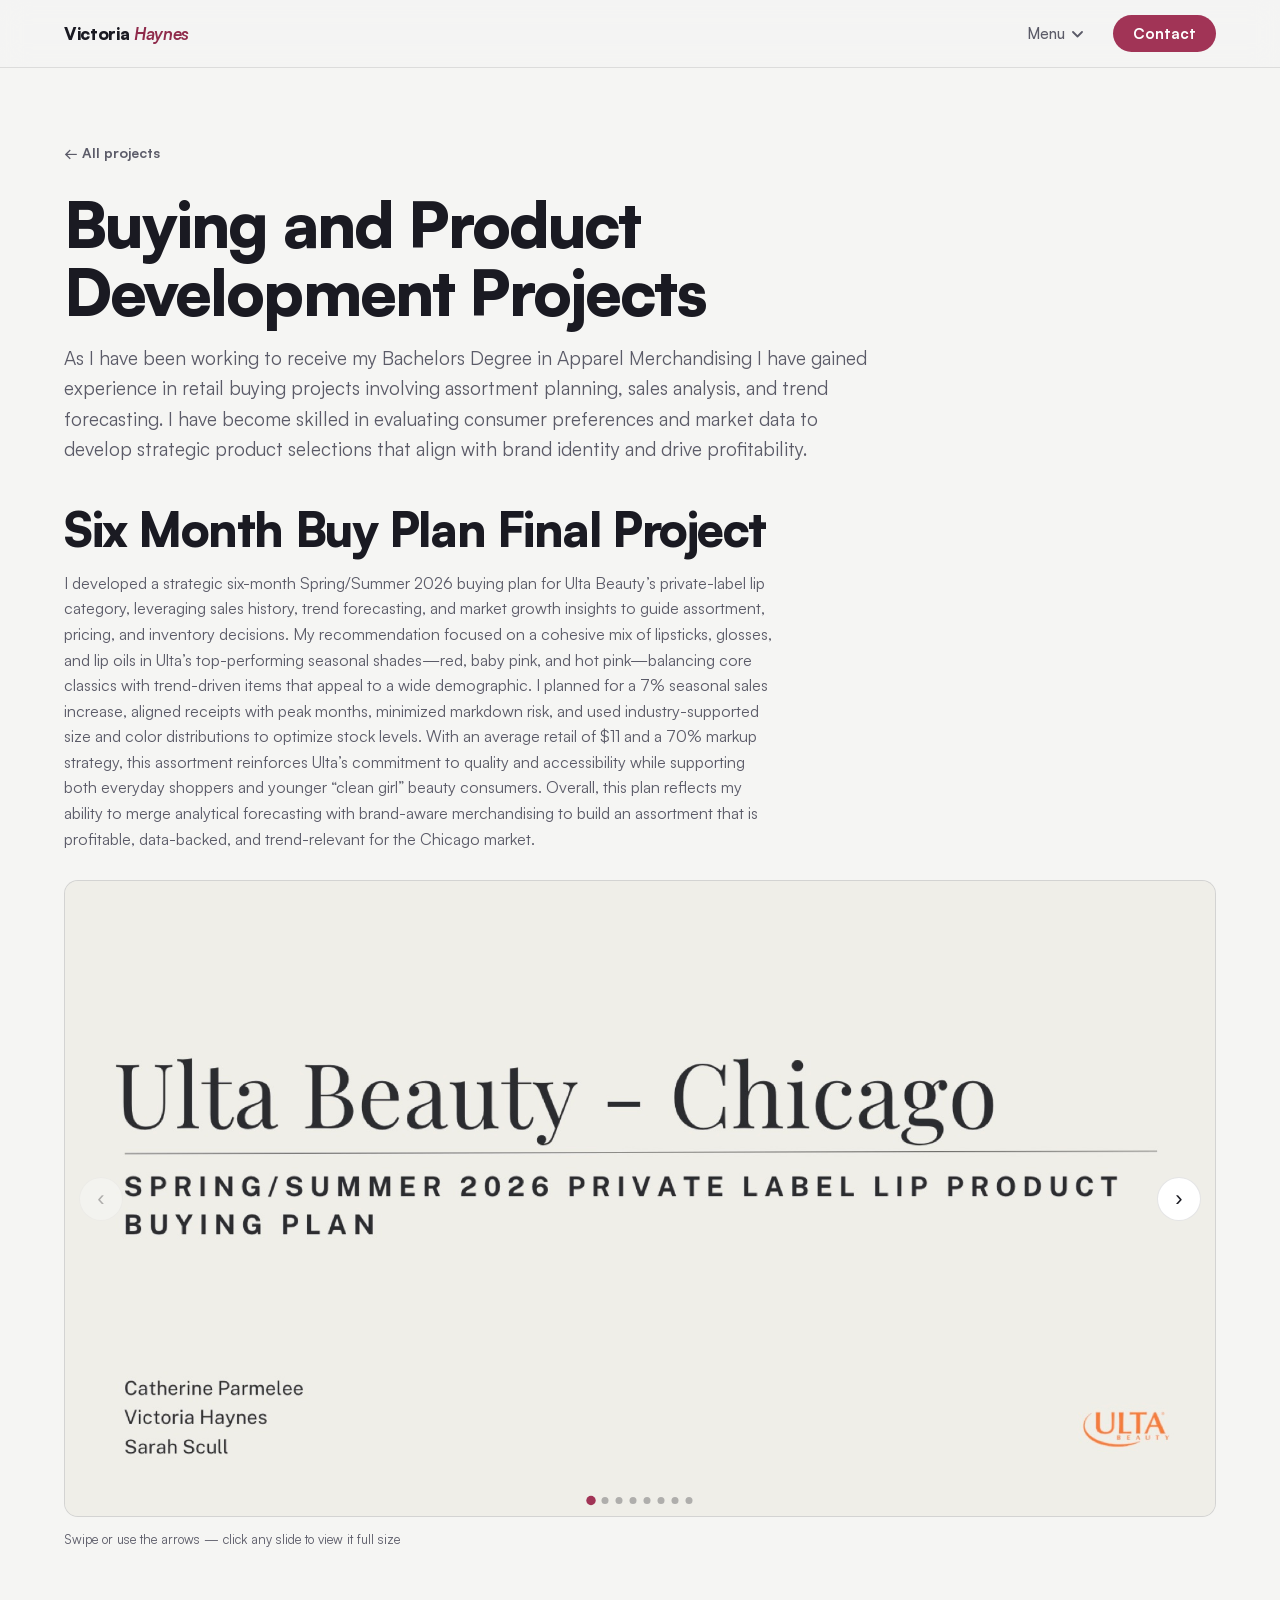
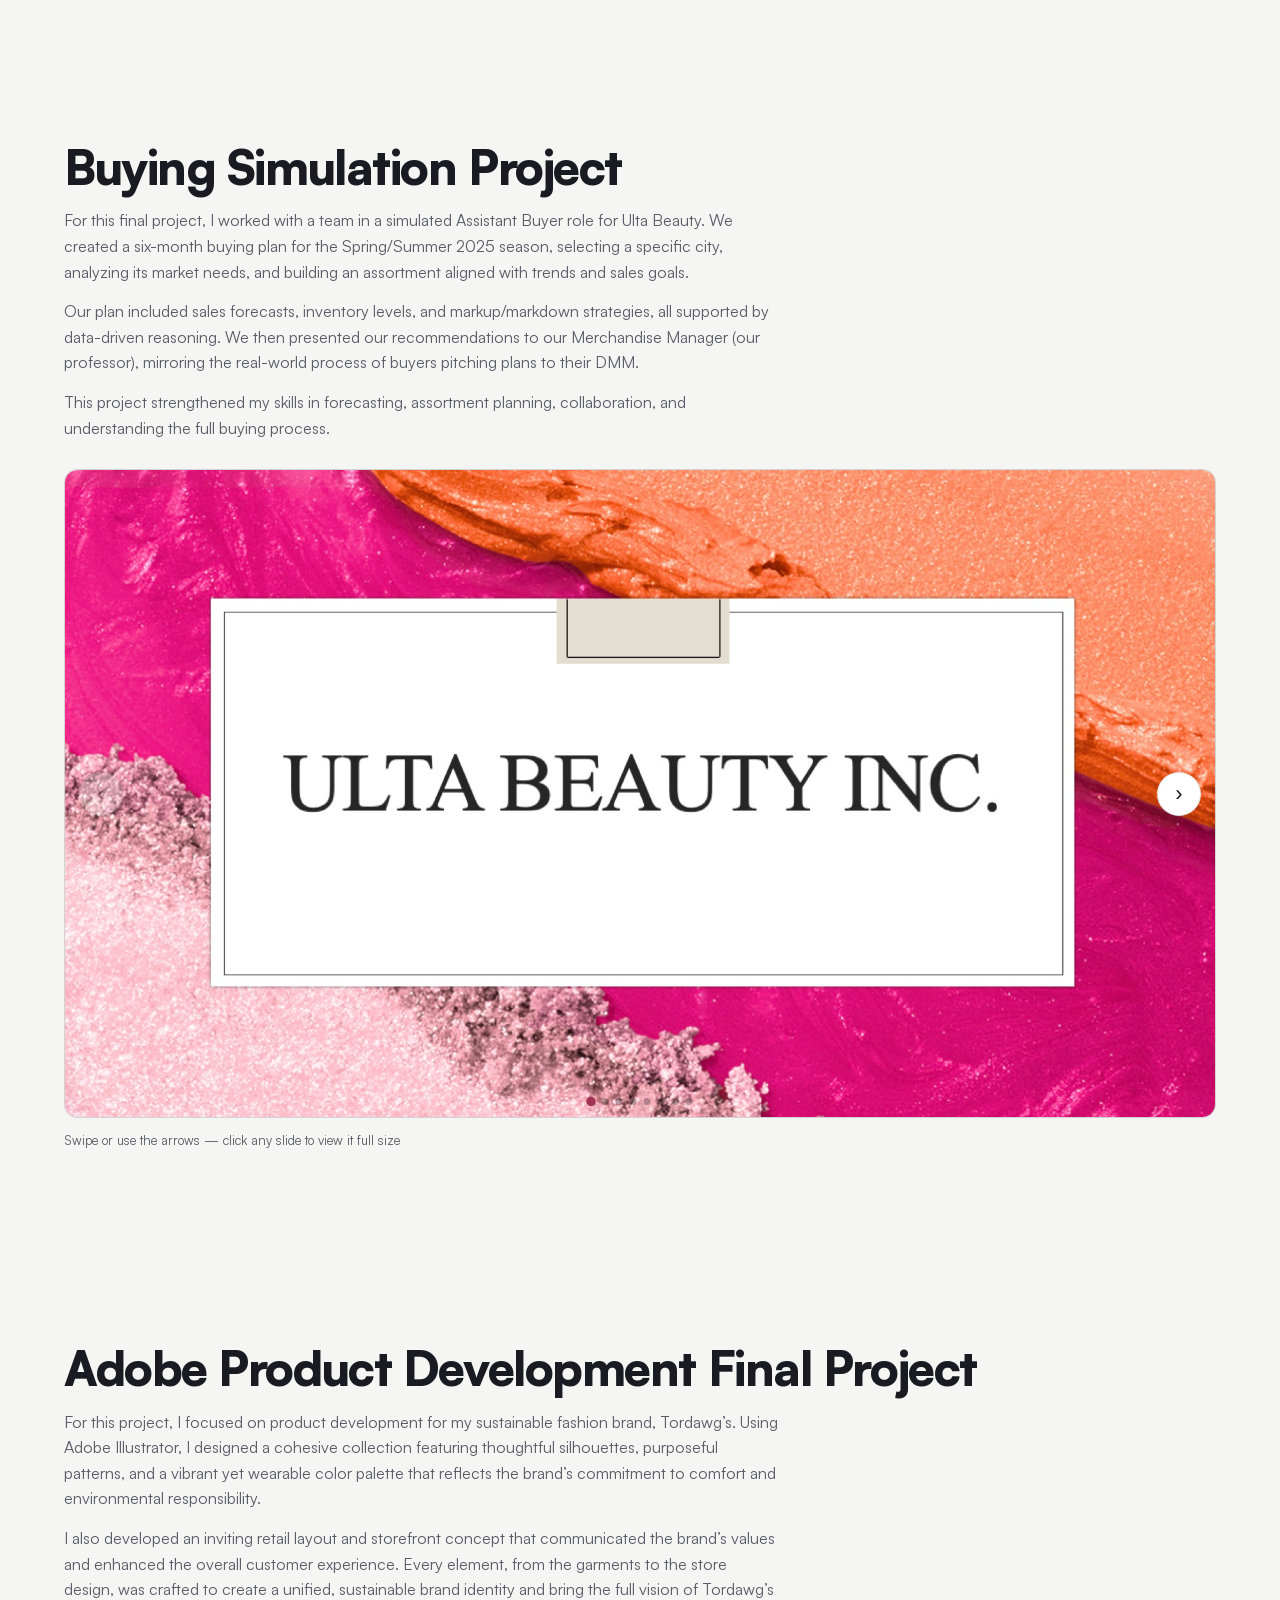
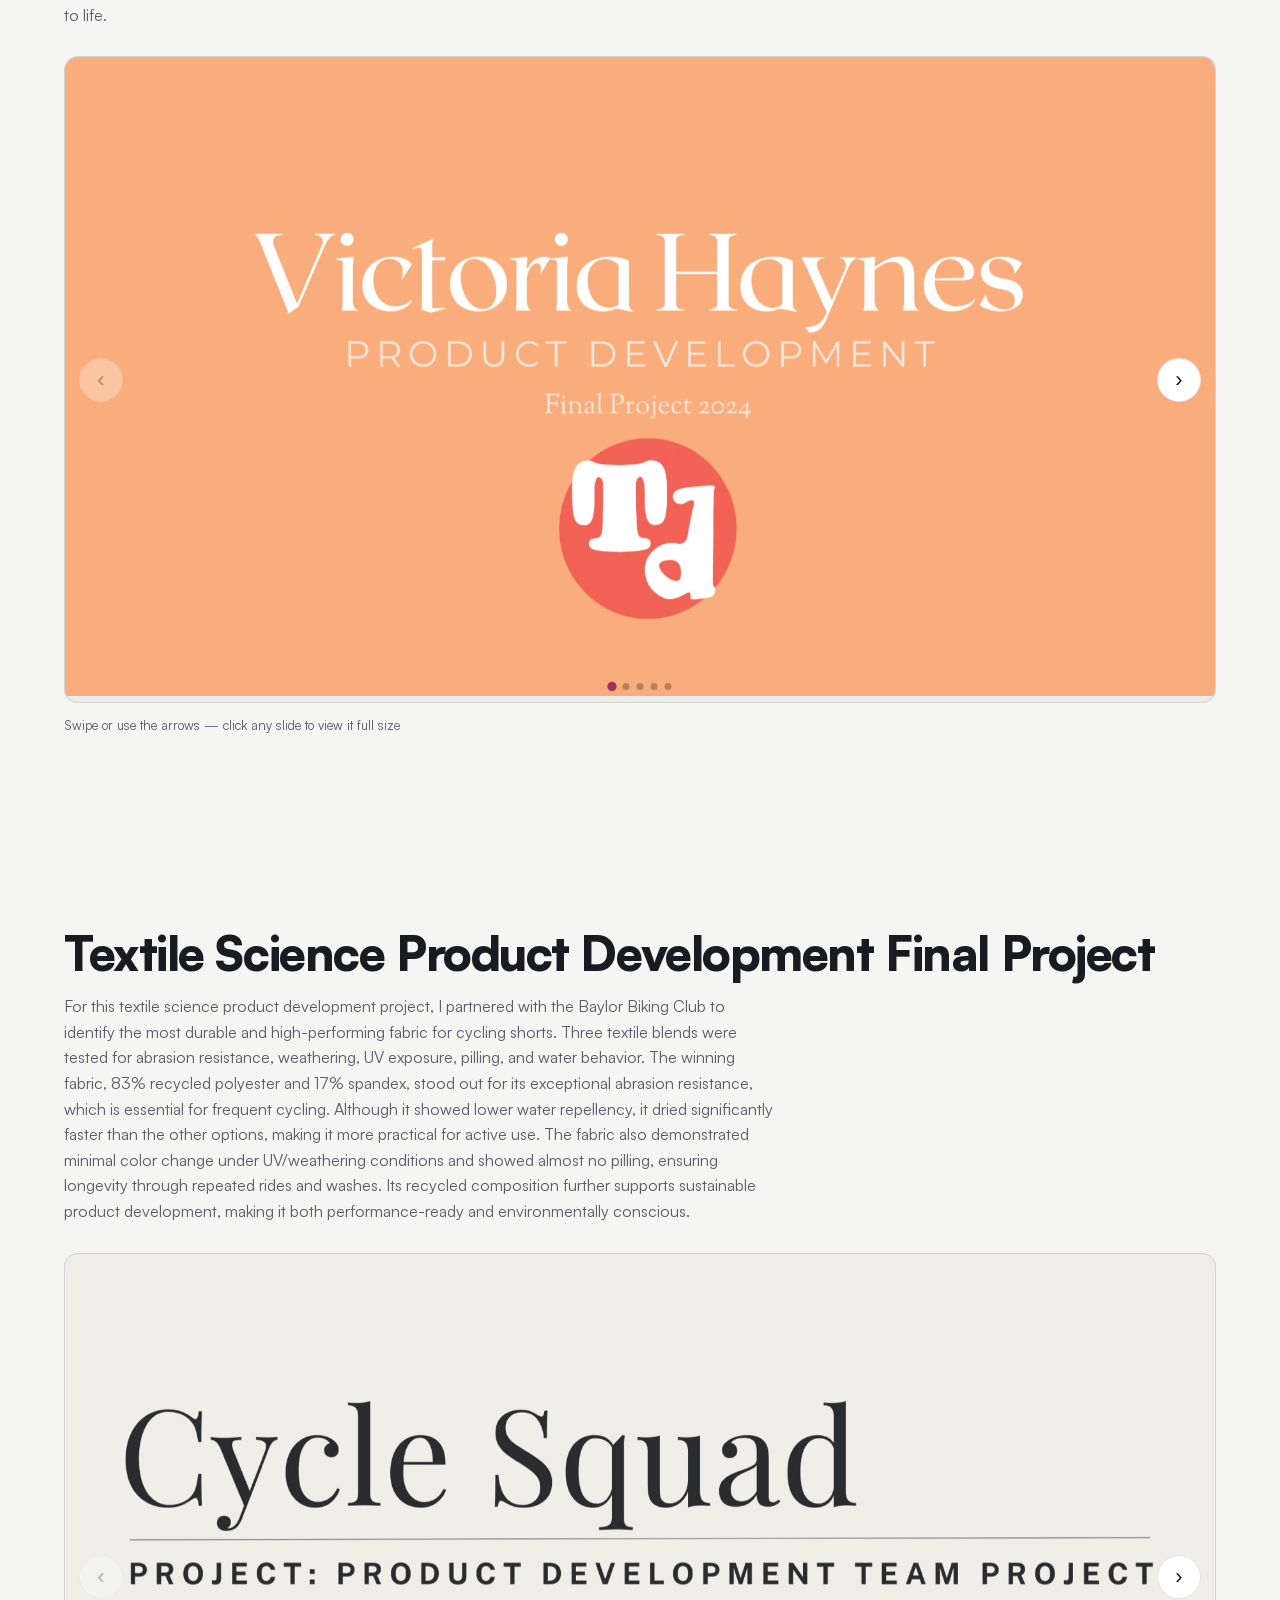
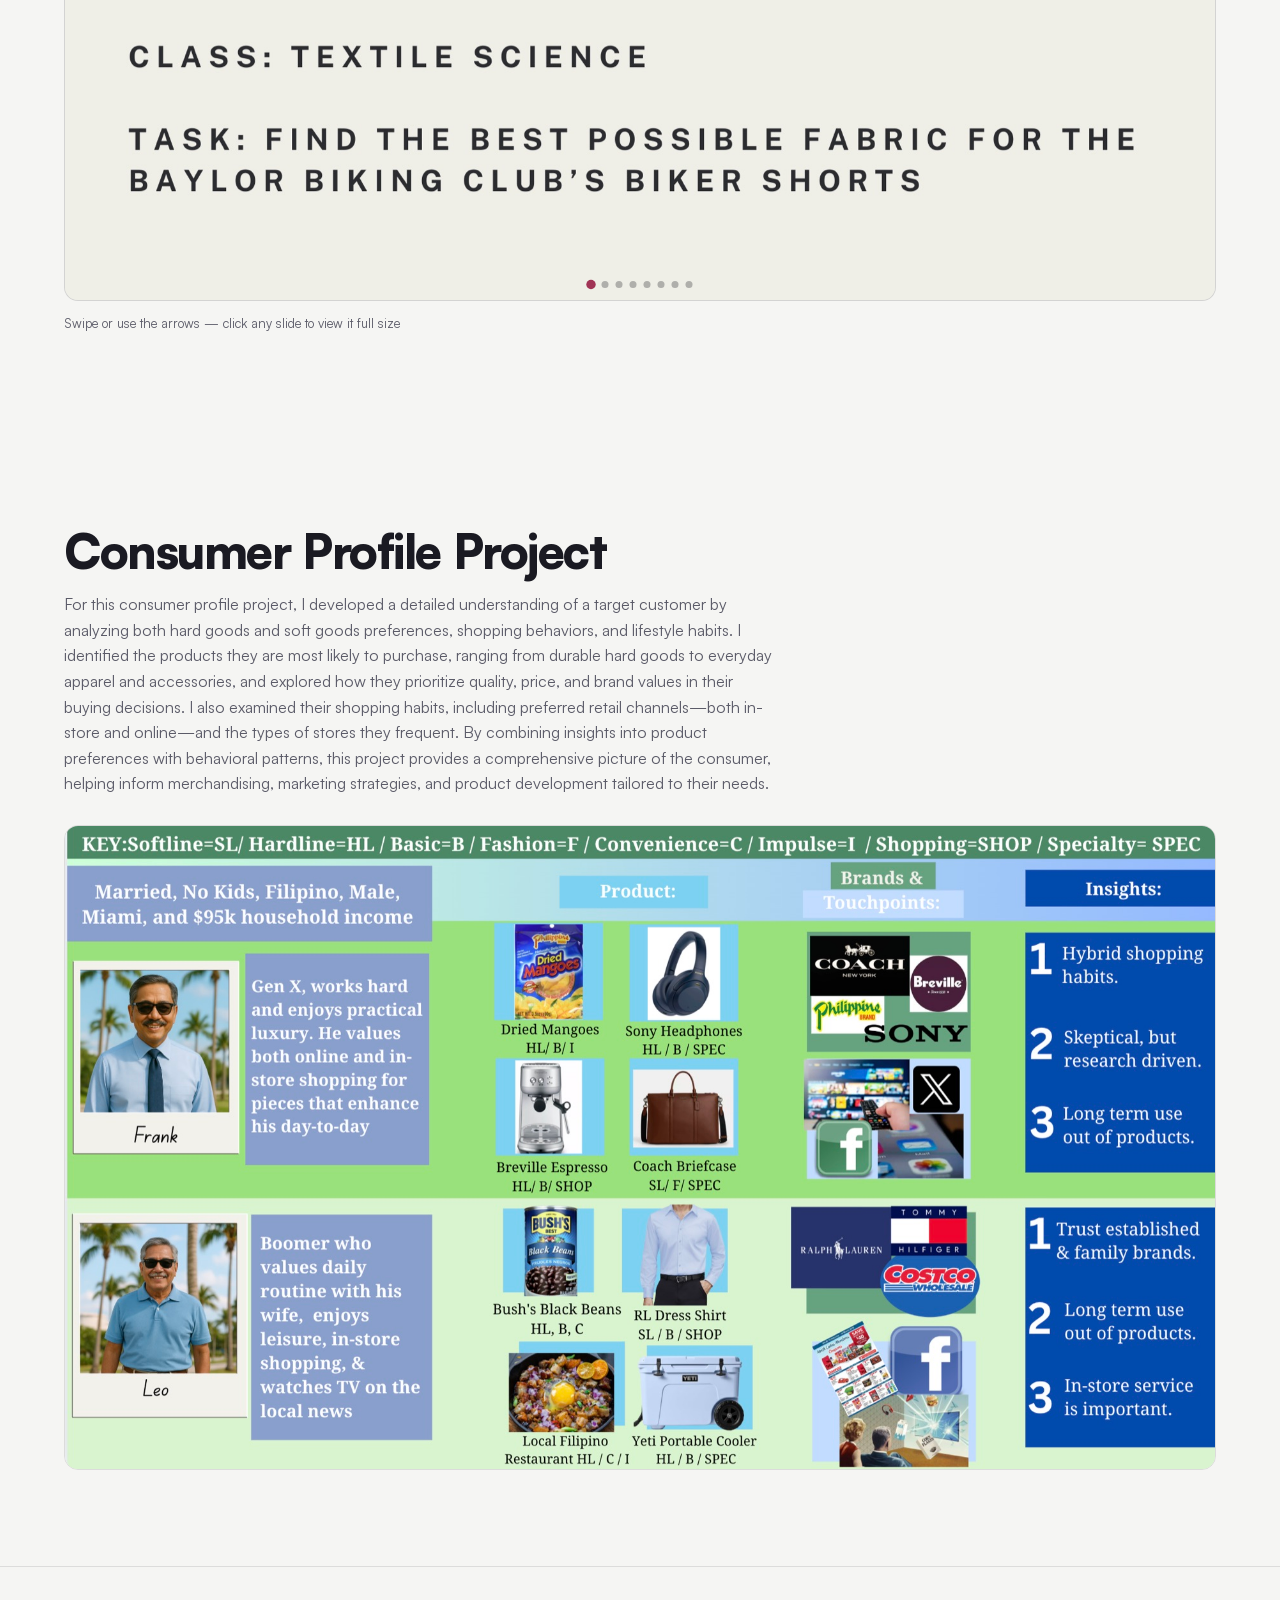
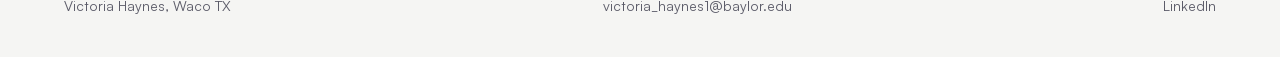
<file: classic/buying.html>
<!doctype html>
<html lang="en">
<head>
<meta charset="utf-8">
<meta name="viewport" content="width=device-width, initial-scale=1">
<title>Buying and Product Development | Victoria Haynes</title>
<meta name="description" content="Retail buying and product development projects by Victoria Haynes: six-month buy plans, buying simulation, sustainable brand development, and textile science.">
<link rel="icon" href="data:image/svg+xml,%3Csvg xmlns='http://www.w3.org/2000/svg' viewBox='0 0 64 64'%3E%3Ccircle cx='32' cy='32' r='32' fill='%23a13456'/%3E%3Ctext x='32' y='44' font-family='Arial' font-size='36' font-weight='bold' fill='white' text-anchor='middle'%3EV%3C/text%3E%3C/svg%3E">
<link rel="preload" href="fonts/satoshi-900-normal.woff2" as="font" type="font/woff2" crossorigin>
<link rel="stylesheet" href="css/style.css">
</head>
<body>

<header class="nav">
  <div class="nav-inner">
    <a class="nav-brand" href="index.html">Victoria <em>Haynes</em></a>
    <button class="nav-toggle" aria-label="Open menu" aria-expanded="false">
      <svg width="22" height="16" viewBox="0 0 22 16" fill="none"><path d="M1 1h20M1 8h20M1 15h20" stroke="currentColor" stroke-width="2" stroke-linecap="round"/></svg>
    </button>
    <ul class="nav-links">
      <li class="menu-wrap">
        <button class="menu-btn" aria-haspopup="true" aria-expanded="false">Menu <svg width="11" height="7" viewBox="0 0 11 7" fill="none" aria-hidden="true"><path d="M1 1l4.5 4.5L10 1" stroke="currentColor" stroke-width="1.8" stroke-linecap="round" stroke-linejoin="round"/></svg></button>
        <div class="menu-drop" hidden>
          <a href="index.html">Home</a>
          <a href="index.html#projects">All projects</a>
          <div class="menu-sep"></div>
          <a href="merchandise.html">Chi Omega Merchandise</a>
          <a href="buying.html" aria-current="page">Buying &amp; Product Development</a>
          <a href="flats.html">Technical Flats &amp; Illustration</a>
          <a href="photography.html">Photography</a>
          <div class="menu-sep"></div>
          <a href="resume.html">Resume</a>
          <a href="contact.html">Contact</a>
        </div>
      </li>
      <li><a class="nav-cta" href="contact.html">Contact</a></li>
    </ul>
  </div>
</header>

<main>
  <section class="page-hero">
    <div class="wrap">
      <a class="back-link" href="index.html#projects">&larr; All projects</a>
      <h1 class="display reveal">Buying and Product Development Projects</h1>
      <p class="lede reveal reveal-d1">As I have been working to receive my Bachelors Degree in Apparel Merchandising I have gained experience in retail buying projects involving assortment planning, sales analysis, and trend forecasting. I have become skilled in evaluating consumer preferences and market data to develop strategic product selections that align with brand identity and drive profitability.</p>
    </div>
  </section>

  <section style="padding-top:8px">
    <div class="wrap">
      <h2 class="h2 reveal">Six Month Buy Plan Final Project</h2>
      <p class="reveal reveal-d1" style="margin-bottom:28px">I developed a strategic six-month Spring/Summer 2026 buying plan for Ulta Beauty&rsquo;s private-label lip category, leveraging sales history, trend forecasting, and market growth insights to guide assortment, pricing, and inventory decisions. My recommendation focused on a cohesive mix of lipsticks, glosses, and lip oils in Ulta&rsquo;s top-performing seasonal shades&mdash;red, baby pink, and hot pink&mdash;balancing core classics with trend-driven items that appeal to a wide demographic. I planned for a 7% seasonal sales increase, aligned receipts with peak months, minimized markdown risk, and used industry-supported size and color distributions to optimize stock levels. With an average retail of $11 and a 70% markup strategy, this assortment reinforces Ulta&rsquo;s commitment to quality and accessibility while supporting both everyday shoppers and younger &ldquo;clean girl&rdquo; beauty consumers. Overall, this plan reflects my ability to merge analytical forecasting with brand-aware merchandising to build an assortment that is profitable, data-backed, and trend-relevant for the Chicago market.</p>
      <div class="carousel reveal" data-carousel aria-label="Six month buy plan slides">
        <div class="carousel-track">
          <figure class="slide"><img src="assets/buying/buyplan-01.jpg" alt="Six month buy plan, slide 1" data-zoom loading="lazy"></figure>
          <figure class="slide"><img src="assets/buying/buyplan-02.jpg" alt="Six month buy plan, slide 2" data-zoom loading="lazy"></figure>
          <figure class="slide"><img src="assets/buying/buyplan-03.jpg" alt="Six month buy plan, slide 3" data-zoom loading="lazy"></figure>
          <figure class="slide"><img src="assets/buying/buyplan-04.jpg" alt="Six month buy plan, slide 4" data-zoom loading="lazy"></figure>
          <figure class="slide"><img src="assets/buying/buyplan-05.jpg" alt="Six month buy plan, slide 5" data-zoom loading="lazy"></figure>
          <figure class="slide"><img src="assets/buying/buyplan-06.jpg" alt="Six month buy plan, slide 6" data-zoom loading="lazy"></figure>
          <figure class="slide"><img src="assets/buying/buyplan-07.jpg" alt="Six month buy plan, slide 7" data-zoom loading="lazy"></figure>
          <figure class="slide"><img src="assets/buying/buyplan-08.jpg" alt="Six month buy plan, slide 8" data-zoom loading="lazy"></figure>
        </div>
        <button class="carousel-btn prev" aria-label="Previous slide">&#8249;</button>
        <button class="carousel-btn next" aria-label="Next slide">&#8250;</button>
        <div class="carousel-dots" aria-hidden="true"></div>
      </div>
      <p class="carousel-hint">Swipe or use the arrows &mdash; click any slide to view it full size</p>
    </div>
  </section>

  <section>
    <div class="wrap">
      <h2 class="h2 reveal">Buying Simulation Project</h2>
      <p class="reveal reveal-d1" style="margin-bottom:14px">For this final project, I worked with a team in a simulated Assistant Buyer role for Ulta Beauty. We created a six-month buying plan for the Spring/Summer 2025 season, selecting a specific city, analyzing its market needs, and building an assortment aligned with trends and sales goals.</p>
      <p class="reveal reveal-d1" style="margin-bottom:14px">Our plan included sales forecasts, inventory levels, and markup/markdown strategies, all supported by data-driven reasoning. We then presented our recommendations to our Merchandise Manager (our professor), mirroring the real-world process of buyers pitching plans to their DMM.</p>
      <p class="reveal reveal-d1" style="margin-bottom:28px">This project strengthened my skills in forecasting, assortment planning, collaboration, and understanding the full buying process.</p>
      <div class="carousel reveal" data-carousel aria-label="Buying simulation slides">
        <div class="carousel-track">
          <figure class="slide"><img src="assets/buying/sim-01.jpg" alt="Buying simulation project, slide 1" data-zoom loading="lazy"></figure>
          <figure class="slide"><img src="assets/buying/sim-02.jpg" alt="Buying simulation project, slide 2" data-zoom loading="lazy"></figure>
          <figure class="slide"><img src="assets/buying/sim-03.jpg" alt="Buying simulation project, slide 3" data-zoom loading="lazy"></figure>
          <figure class="slide"><img src="assets/buying/sim-04.jpg" alt="Buying simulation project, slide 4" data-zoom loading="lazy"></figure>
          <figure class="slide"><img src="assets/buying/sim-05.jpg" alt="Buying simulation project, slide 5" data-zoom loading="lazy"></figure>
          <figure class="slide"><img src="assets/buying/sim-06.jpg" alt="Buying simulation project, slide 6" data-zoom loading="lazy"></figure>
          <figure class="slide"><img src="assets/buying/sim-07.jpg" alt="Buying simulation project, slide 7" data-zoom loading="lazy"></figure>
          <figure class="slide"><img src="assets/buying/sim-08.jpg" alt="Buying simulation project, slide 8" data-zoom loading="lazy"></figure>
        </div>
        <button class="carousel-btn prev" aria-label="Previous slide">&#8249;</button>
        <button class="carousel-btn next" aria-label="Next slide">&#8250;</button>
        <div class="carousel-dots" aria-hidden="true"></div>
      </div>
      <p class="carousel-hint">Swipe or use the arrows &mdash; click any slide to view it full size</p>
    </div>
  </section>

  <section>
    <div class="wrap">
      <h2 class="h2 reveal">Adobe Product Development Final Project</h2>
      <p class="reveal reveal-d1" style="margin-bottom:14px">For this project, I focused on product development for my sustainable fashion brand, Tordawg&rsquo;s. Using Adobe Illustrator, I designed a cohesive collection featuring thoughtful silhouettes, purposeful patterns, and a vibrant yet wearable color palette that reflects the brand&rsquo;s commitment to comfort and environmental responsibility.</p>
      <p class="reveal reveal-d1" style="margin-bottom:28px">I also developed an inviting retail layout and storefront concept that communicated the brand&rsquo;s values and enhanced the overall customer experience. Every element, from the garments to the store design, was crafted to create a unified, sustainable brand identity and bring the full vision of Tordawg&rsquo;s to life.</p>
      <div class="carousel reveal" data-carousel aria-label="Adobe product development slides">
        <div class="carousel-track">
          <figure class="slide"><img src="assets/buying/adobe-01.jpg" alt="Adobe product development project, slide 1" data-zoom loading="lazy"></figure>
          <figure class="slide"><img src="assets/buying/adobe-02.jpg" alt="Adobe product development project, slide 2" data-zoom loading="lazy"></figure>
          <figure class="slide"><img src="assets/buying/adobe-03.jpg" alt="Adobe product development project, slide 3" data-zoom loading="lazy"></figure>
          <figure class="slide"><img src="assets/buying/adobe-04.jpg" alt="Adobe product development project, slide 4" data-zoom loading="lazy"></figure>
          <figure class="slide"><img src="assets/buying/adobe-05.jpg" alt="Adobe product development project, slide 5" data-zoom loading="lazy"></figure>
        </div>
        <button class="carousel-btn prev" aria-label="Previous slide">&#8249;</button>
        <button class="carousel-btn next" aria-label="Next slide">&#8250;</button>
        <div class="carousel-dots" aria-hidden="true"></div>
      </div>
      <p class="carousel-hint">Swipe or use the arrows &mdash; click any slide to view it full size</p>
    </div>
  </section>

  <section>
    <div class="wrap">
      <h2 class="h2 reveal">Textile Science Product Development Final Project</h2>
      <p class="reveal reveal-d1" style="margin-bottom:28px">For this textile science product development project, I partnered with the Baylor Biking Club to identify the most durable and high-performing fabric for cycling shorts. Three textile blends were tested for abrasion resistance, weathering, UV exposure, pilling, and water behavior. The winning fabric, 83% recycled polyester and 17% spandex, stood out for its exceptional abrasion resistance, which is essential for frequent cycling. Although it showed lower water repellency, it dried significantly faster than the other options, making it more practical for active use. The fabric also demonstrated minimal color change under UV/weathering conditions and showed almost no pilling, ensuring longevity through repeated rides and washes. Its recycled composition further supports sustainable product development, making it both performance-ready and environmentally conscious.</p>
      <div class="carousel reveal" data-carousel aria-label="Textile science slides">
        <div class="carousel-track">
          <figure class="slide"><img src="assets/buying/textile-01.jpg" alt="Textile science project, slide 1" data-zoom loading="lazy"></figure>
          <figure class="slide"><img src="assets/buying/textile-02.jpg" alt="Textile science project, slide 2" data-zoom loading="lazy"></figure>
          <figure class="slide"><img src="assets/buying/textile-03.jpg" alt="Textile science project, slide 3" data-zoom loading="lazy"></figure>
          <figure class="slide"><img src="assets/buying/textile-04.jpg" alt="Textile science project, slide 4" data-zoom loading="lazy"></figure>
          <figure class="slide"><img src="assets/buying/textile-05.jpg" alt="Textile science project, slide 5" data-zoom loading="lazy"></figure>
          <figure class="slide"><img src="assets/buying/textile-06.jpg" alt="Textile science project, slide 6" data-zoom loading="lazy"></figure>
          <figure class="slide"><img src="assets/buying/textile-07.jpg" alt="Textile science project, slide 7" data-zoom loading="lazy"></figure>
          <figure class="slide"><img src="assets/buying/textile-08.jpg" alt="Textile science project, slide 8" data-zoom loading="lazy"></figure>
        </div>
        <button class="carousel-btn prev" aria-label="Previous slide">&#8249;</button>
        <button class="carousel-btn next" aria-label="Next slide">&#8250;</button>
        <div class="carousel-dots" aria-hidden="true"></div>
      </div>
      <p class="carousel-hint">Swipe or use the arrows &mdash; click any slide to view it full size</p>
    </div>
  </section>

  <section>
    <div class="wrap">
      <h2 class="h2 reveal">Consumer Profile Project</h2>
      <p class="reveal reveal-d1" style="margin-bottom:28px">For this consumer profile project, I developed a detailed understanding of a target customer by analyzing both hard goods and soft goods preferences, shopping behaviors, and lifestyle habits. I identified the products they are most likely to purchase, ranging from durable hard goods to everyday apparel and accessories, and explored how they prioritize quality, price, and brand values in their buying decisions. I also examined their shopping habits, including preferred retail channels&mdash;both in-store and online&mdash;and the types of stores they frequent. By combining insights into product preferences with behavioral patterns, this project provides a comprehensive picture of the consumer, helping inform merchandising, marketing strategies, and product development tailored to their needs.</p>
      <figure class="single-slide reveal">
        <img src="assets/buying/consumer-01.jpg" alt="Consumer profile project board" data-zoom loading="lazy">
      </figure>
    </div>
  </section>
</main>

<footer>
  <div class="wrap foot">
    <span>Victoria Haynes, Waco TX</span>
    <a href="mailto:victoria_haynes1@baylor.edu">victoria_haynes1@baylor.edu</a>
    <a href="https://www.linkedin.com/in/victoriahaynes-victoriahaynes/" target="_blank" rel="noopener">LinkedIn</a>
  </div>
</footer>

<script src="js/main.js"></script>
</body>
</html>
</file>
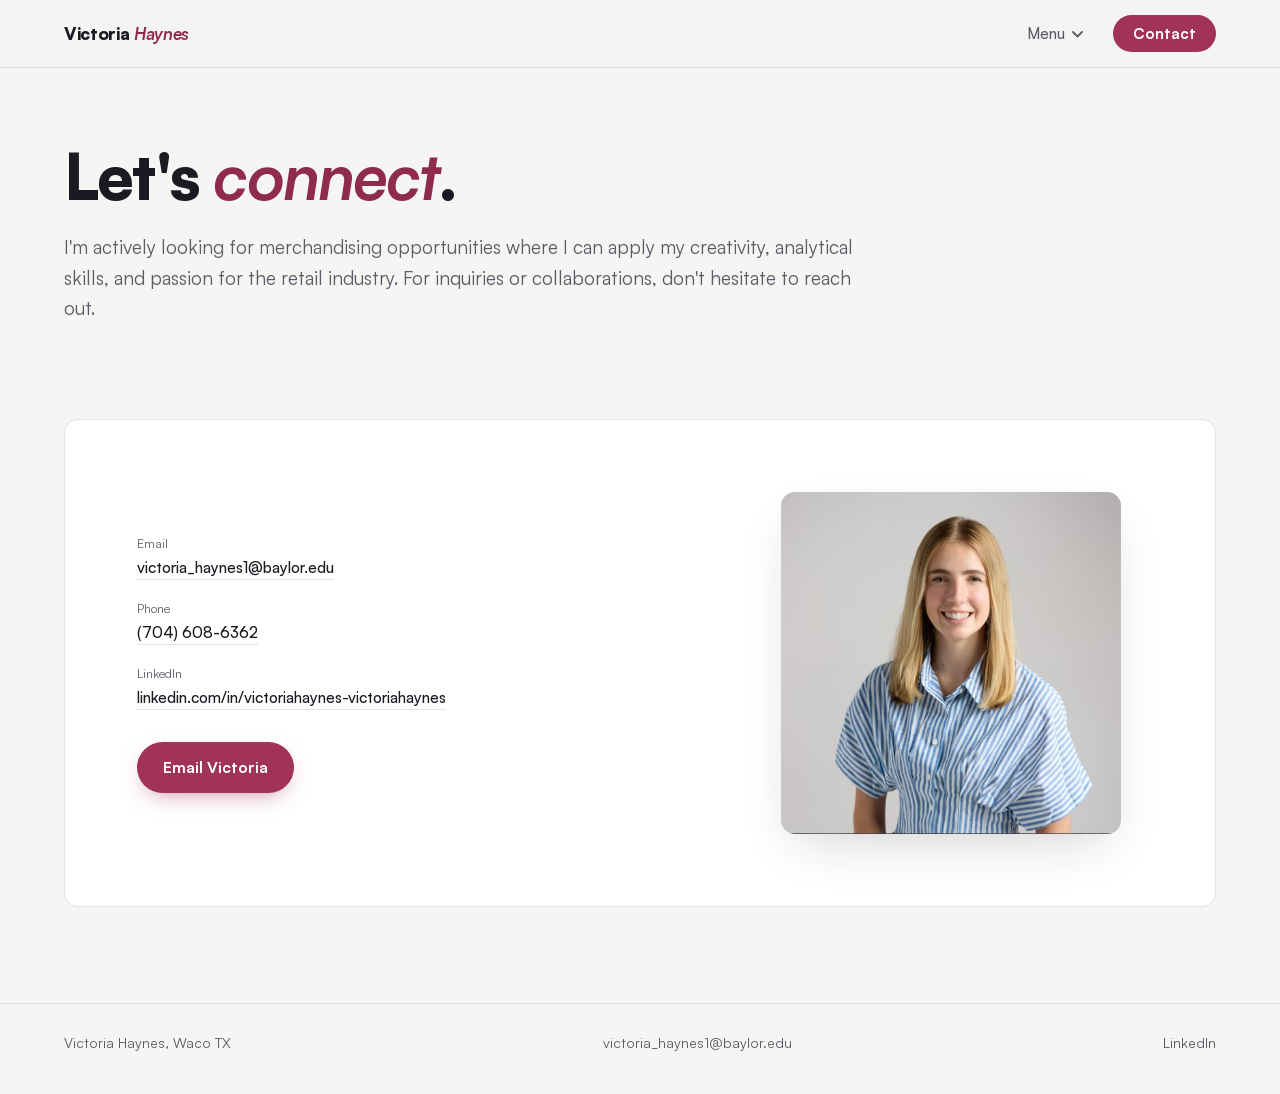
<file: classic/contact.html>
<!doctype html>
<html lang="en">
<head>
<meta charset="utf-8">
<meta name="viewport" content="width=device-width, initial-scale=1">
<title>Contact | Victoria Haynes</title>
<meta name="description" content="Contact Victoria Haynes about merchandising opportunities: email, phone, and LinkedIn.">
<link rel="icon" href="data:image/svg+xml,%3Csvg xmlns='http://www.w3.org/2000/svg' viewBox='0 0 64 64'%3E%3Ccircle cx='32' cy='32' r='32' fill='%23a13456'/%3E%3Ctext x='32' y='44' font-family='Arial' font-size='36' font-weight='bold' fill='white' text-anchor='middle'%3EV%3C/text%3E%3C/svg%3E">
<link rel="preload" href="fonts/satoshi-900-normal.woff2" as="font" type="font/woff2" crossorigin>
<link rel="stylesheet" href="css/style.css">
</head>
<body>

<header class="nav">
  <div class="nav-inner">
    <a class="nav-brand" href="index.html">Victoria <em>Haynes</em></a>
    <button class="nav-toggle" aria-label="Open menu" aria-expanded="false">
      <svg width="22" height="16" viewBox="0 0 22 16" fill="none"><path d="M1 1h20M1 8h20M1 15h20" stroke="currentColor" stroke-width="2" stroke-linecap="round"/></svg>
    </button>
    <ul class="nav-links">
      <li class="menu-wrap">
        <button class="menu-btn" aria-haspopup="true" aria-expanded="false">Menu <svg width="11" height="7" viewBox="0 0 11 7" fill="none" aria-hidden="true"><path d="M1 1l4.5 4.5L10 1" stroke="currentColor" stroke-width="1.8" stroke-linecap="round" stroke-linejoin="round"/></svg></button>
        <div class="menu-drop" hidden>
          <a href="index.html">Home</a>
          <a href="index.html#projects">All projects</a>
          <div class="menu-sep"></div>
          <a href="merchandise.html">Chi Omega Merchandise</a>
          <a href="buying.html">Buying &amp; Product Development</a>
          <a href="flats.html">Technical Flats &amp; Illustration</a>
          <a href="photography.html">Photography</a>
          <div class="menu-sep"></div>
          <a href="resume.html">Resume</a>
          <a href="contact.html" aria-current="page">Contact</a>
        </div>
      </li>
      <li><a class="nav-cta" href="contact.html">Contact</a></li>
    </ul>
  </div>
</header>

<main>
  <section class="page-hero" style="padding-bottom:0">
    <div class="wrap">
      <h1 class="display reveal">Let's <span class="em-word">connect</span>.</h1>
      <p class="lede reveal reveal-d1">I'm actively looking for merchandising opportunities where I can apply my creativity, analytical skills, and passion for the retail industry. For inquiries or collaborations, don't hesitate to reach out.</p>
    </div>
  </section>

  <section>
    <div class="wrap">
      <div class="contact-card reveal">
        <div>
          <div class="contact-meta">
            <div><span class="label">Email</span><a href="mailto:victoria_haynes1@baylor.edu">victoria_haynes1@baylor.edu</a></div>
            <div><span class="label">Phone</span><a href="tel:+17046086362">(704) 608-6362</a></div>
            <div><span class="label">LinkedIn</span><a href="https://www.linkedin.com/in/victoriahaynes-victoriahaynes/" target="_blank" rel="noopener">linkedin.com/in/victoriahaynes-victoriahaynes</a></div>
          </div>
          <a class="btn btn-primary" style="margin-top:32px" href="mailto:victoria_haynes1@baylor.edu">Email Victoria</a>
        </div>
        <img src="assets/headshot.png" alt="Victoria Haynes, studio portrait" style="border-radius:14px; box-shadow:var(--shadow); max-width:340px; width:100%; justify-self:center" loading="lazy">
      </div>
    </div>
  </section>
</main>

<footer>
  <div class="wrap foot">
    <span>Victoria Haynes, Waco TX</span>
    <a href="mailto:victoria_haynes1@baylor.edu">victoria_haynes1@baylor.edu</a>
    <a href="https://www.linkedin.com/in/victoriahaynes-victoriahaynes/" target="_blank" rel="noopener">LinkedIn</a>
  </div>
</footer>

<script src="js/main.js"></script>
</body>
</html>
</file>
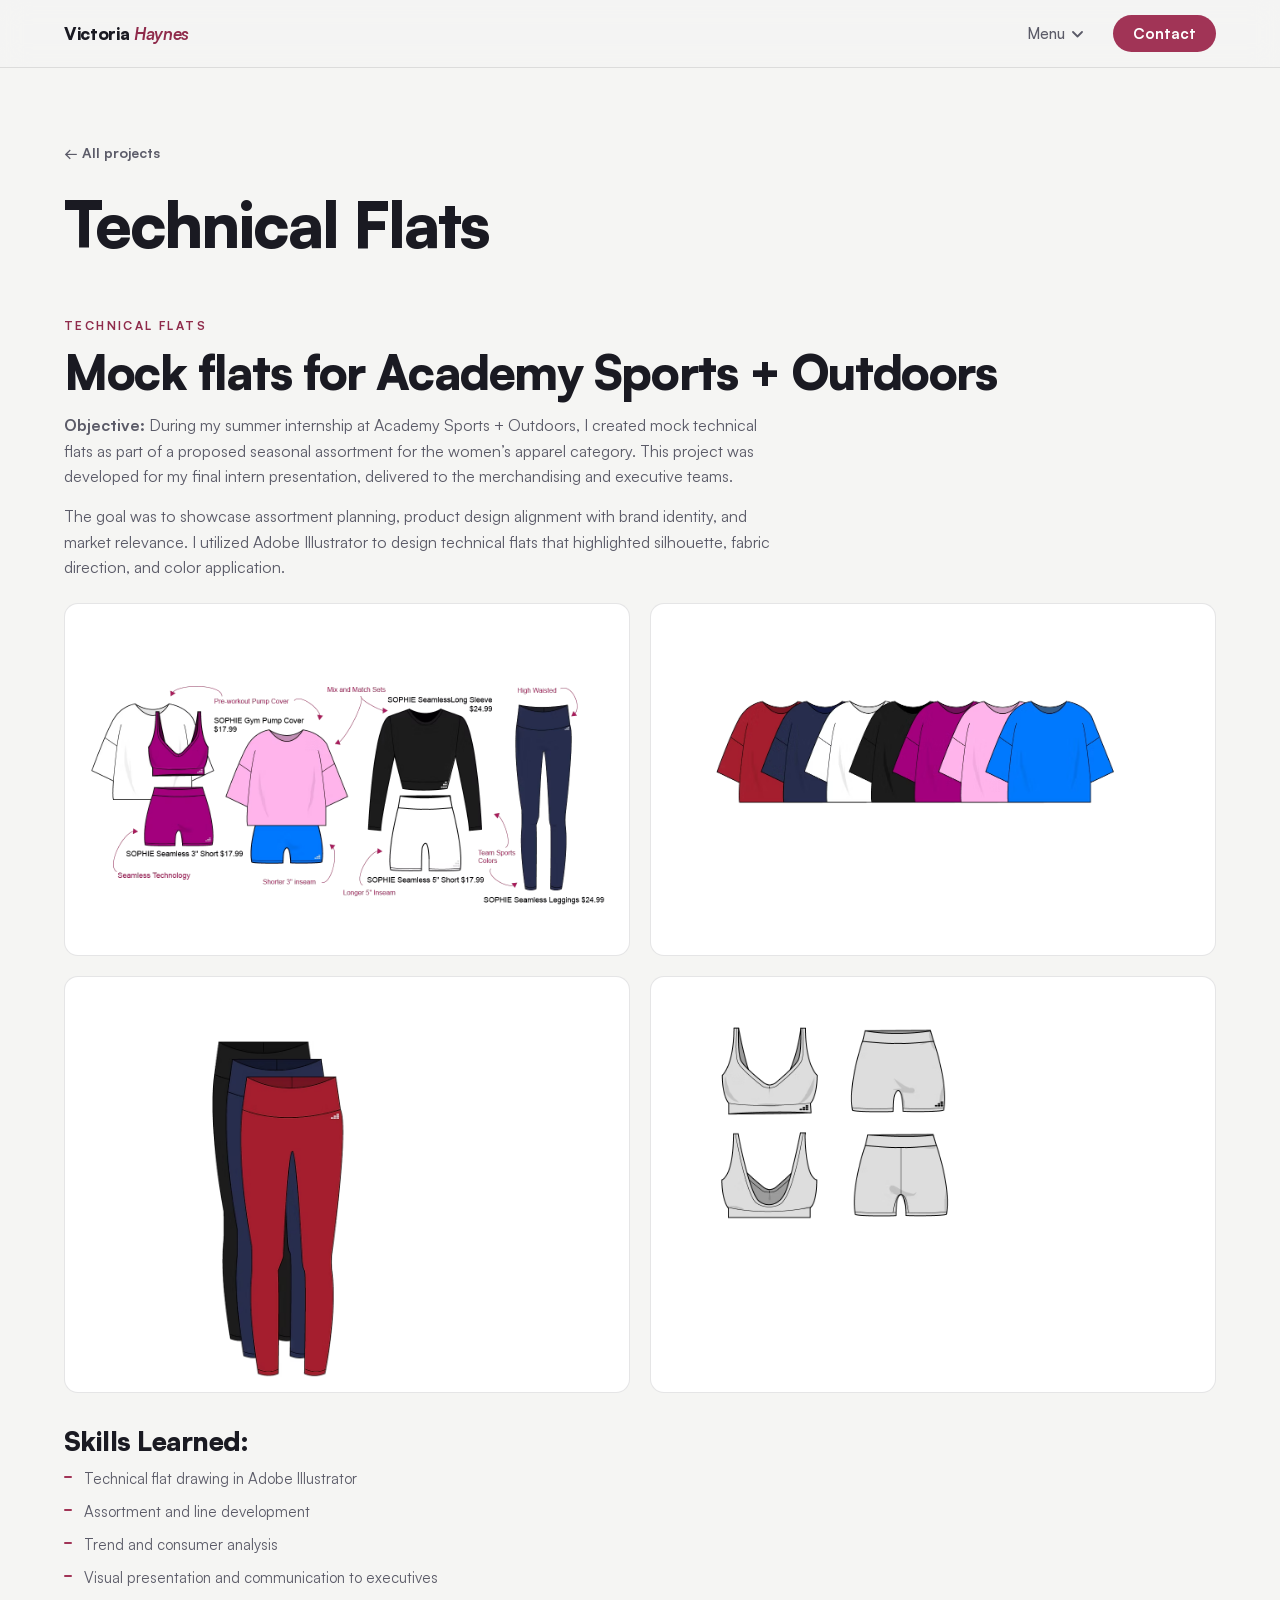
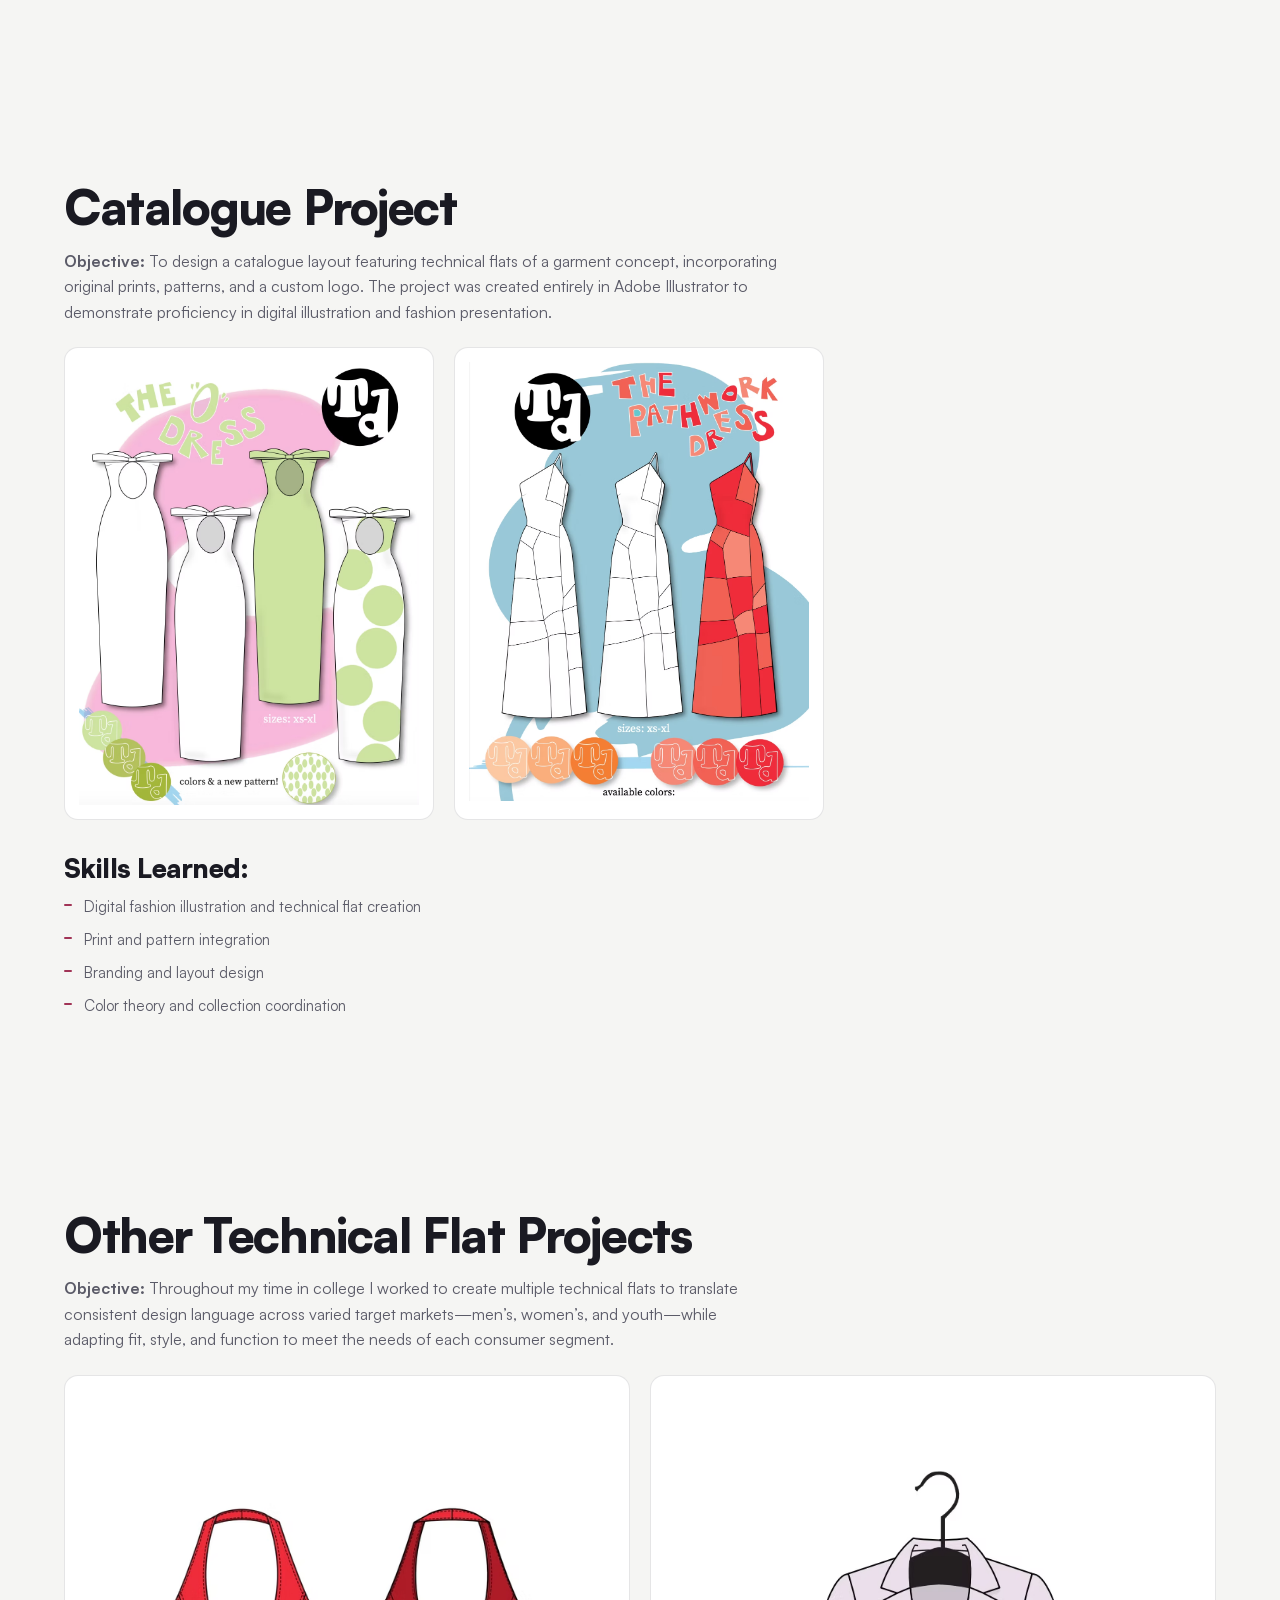
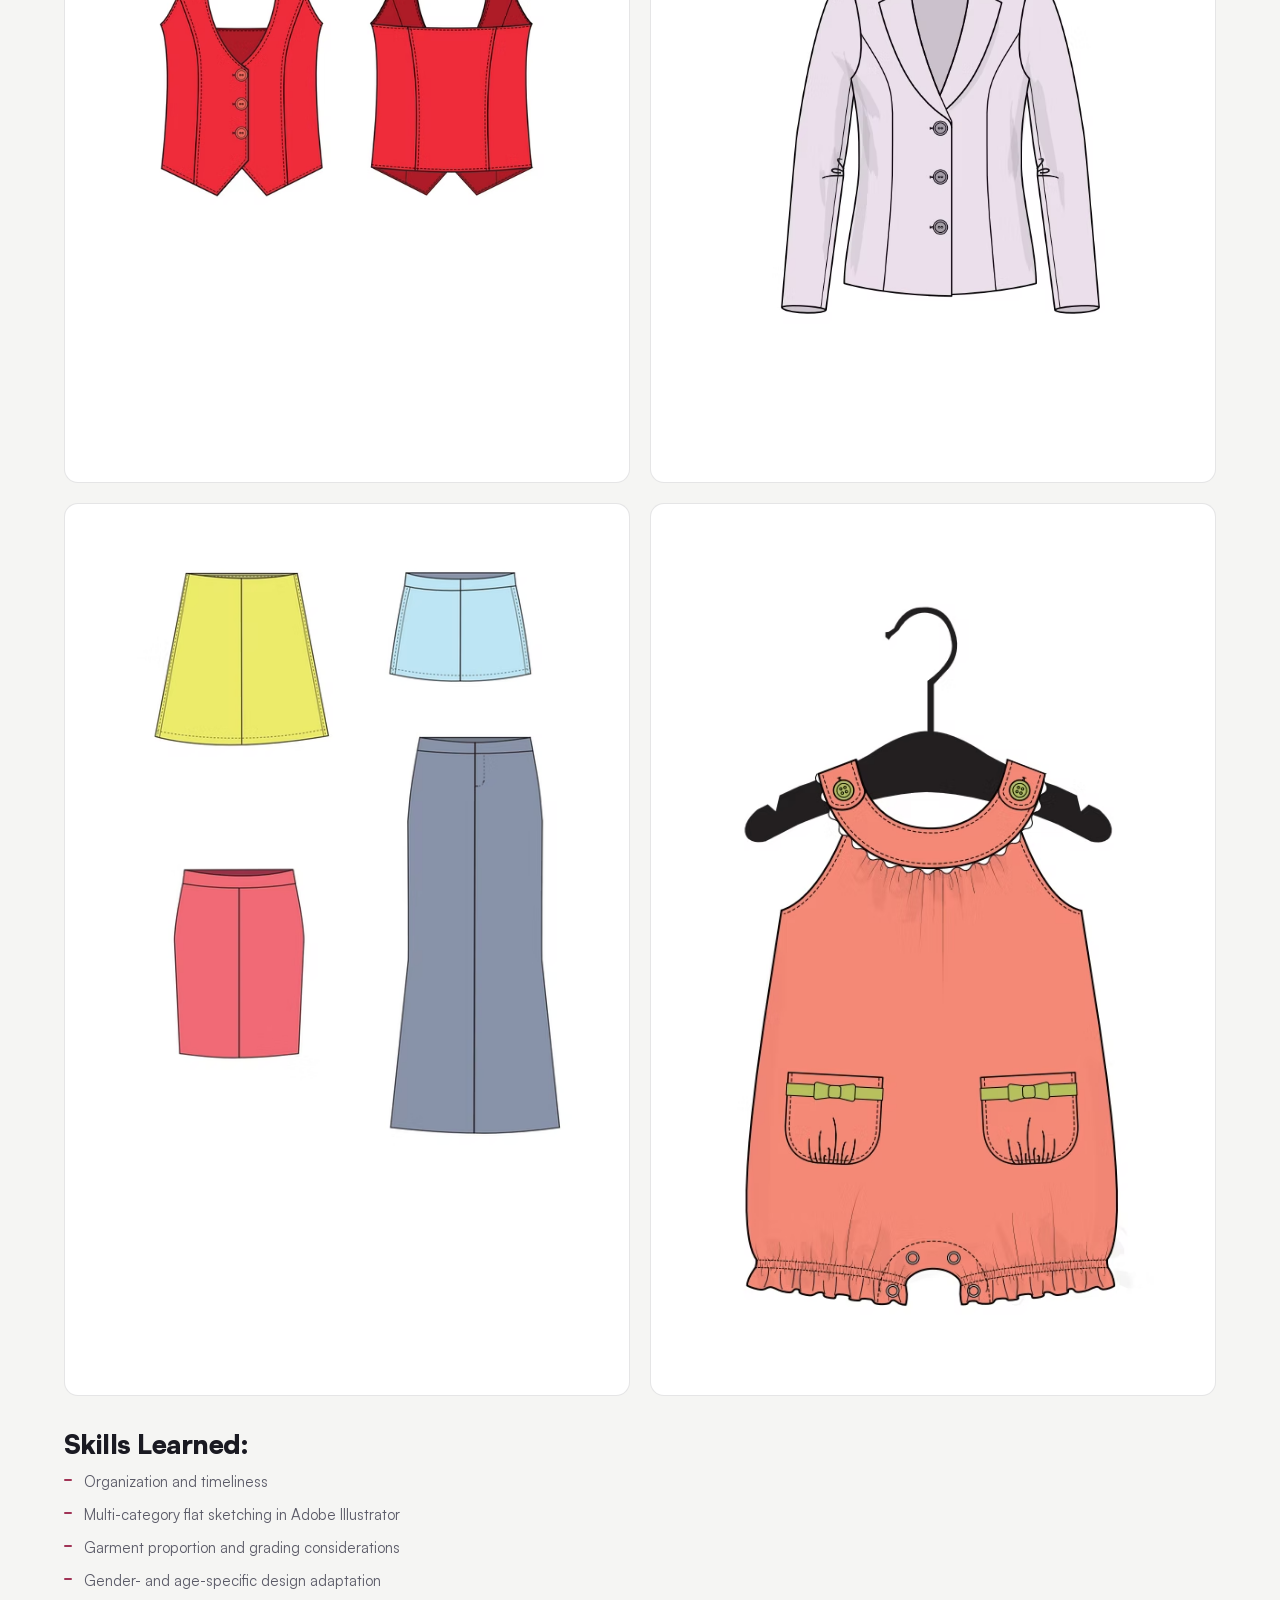
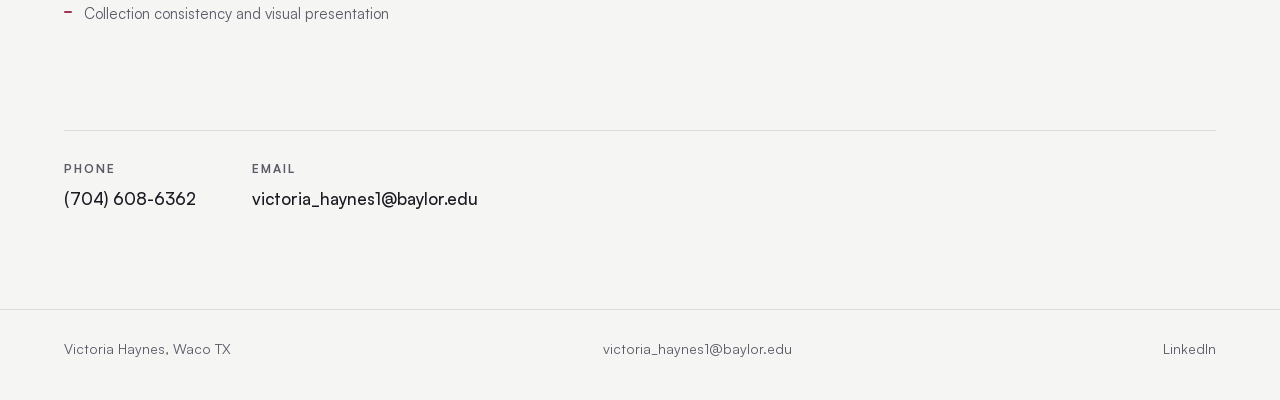
<file: classic/flats.html>
<!doctype html>
<html lang="en">
<head>
<meta charset="utf-8">
<meta name="viewport" content="width=device-width, initial-scale=1">
<title>Technical Flats | Victoria Haynes</title>
<meta name="description" content="Technical flat drawings and fashion illustration by Victoria Haynes, created in Adobe Illustrator for Academy Sports + Outdoors and university projects.">
<link rel="icon" href="data:image/svg+xml,%3Csvg xmlns='http://www.w3.org/2000/svg' viewBox='0 0 64 64'%3E%3Ccircle cx='32' cy='32' r='32' fill='%23a13456'/%3E%3Ctext x='32' y='44' font-family='Arial' font-size='36' font-weight='bold' fill='white' text-anchor='middle'%3EV%3C/text%3E%3C/svg%3E">
<link rel="preload" href="fonts/satoshi-900-normal.woff2" as="font" type="font/woff2" crossorigin>
<link rel="stylesheet" href="css/style.css">
</head>
<body>

<header class="nav">
  <div class="nav-inner">
    <a class="nav-brand" href="index.html">Victoria <em>Haynes</em></a>
    <button class="nav-toggle" aria-label="Open menu" aria-expanded="false">
      <svg width="22" height="16" viewBox="0 0 22 16" fill="none"><path d="M1 1h20M1 8h20M1 15h20" stroke="currentColor" stroke-width="2" stroke-linecap="round"/></svg>
    </button>
    <ul class="nav-links">
      <li class="menu-wrap">
        <button class="menu-btn" aria-haspopup="true" aria-expanded="false">Menu <svg width="11" height="7" viewBox="0 0 11 7" fill="none" aria-hidden="true"><path d="M1 1l4.5 4.5L10 1" stroke="currentColor" stroke-width="1.8" stroke-linecap="round" stroke-linejoin="round"/></svg></button>
        <div class="menu-drop" hidden>
          <a href="index.html">Home</a>
          <a href="index.html#projects">All projects</a>
          <div class="menu-sep"></div>
          <a href="merchandise.html">Chi Omega Merchandise</a>
          <a href="buying.html">Buying &amp; Product Development</a>
          <a href="flats.html" aria-current="page">Technical Flats &amp; Illustration</a>
          <a href="photography.html">Photography</a>
          <div class="menu-sep"></div>
          <a href="resume.html">Resume</a>
          <a href="contact.html">Contact</a>
        </div>
      </li>
      <li><a class="nav-cta" href="contact.html">Contact</a></li>
    </ul>
  </div>
</header>

<main>
  <section class="page-hero">
    <div class="wrap">
      <a class="back-link" href="index.html#projects">&larr; All projects</a>
      <h1 class="display reveal">Technical Flats</h1>
    </div>
  </section>

  <section style="padding-top:8px">
    <div class="wrap">
      <span class="eyebrow reveal">Technical Flats</span>
      <h2 class="h2 reveal">Mock flats for Academy Sports + Outdoors</h2>
      <p class="reveal reveal-d1" style="margin-bottom:14px"><b>Objective:</b> During my summer internship at Academy Sports + Outdoors, I created mock technical flats as part of a proposed seasonal assortment for the women&rsquo;s apparel category. This project was developed for my final intern presentation, delivered to the merchandising and executive teams.</p>
      <p class="reveal reveal-d1" style="margin-bottom:22px">The goal was to showcase assortment planning, product design alignment with brand identity, and market relevance. I utilized Adobe Illustrator to design technical flats that highlighted silhouette, fabric direction, and color application.</p>
      <div class="flat-grid reveal reveal-d2">
        <figure><img src="assets/flats/academy-01.png" alt="Women's apparel technical flats for Academy Sports and Outdoors" data-zoom loading="lazy"></figure>
        <figure><img src="assets/flats/academy-02.png" alt="Women's apparel assortment flats with colorways" data-zoom loading="lazy"></figure>
        <figure><img src="assets/flats/academy-03.png" alt="Technical flats with fabric direction callouts" data-zoom loading="lazy"></figure>
        <figure><img src="assets/flats/academy-04.png" alt="Seasonal assortment flats presentation board" data-zoom loading="lazy"></figure>
      </div>
      <h3 class="h3 reveal" style="margin-top:34px; margin-bottom:12px">Skills Learned:</h3>
      <ul class="skill-list reveal">
        <li>Technical flat drawing in Adobe Illustrator</li>
        <li>Assortment and line development</li>
        <li>Trend and consumer analysis</li>
        <li>Visual presentation and communication to executives</li>
      </ul>
    </div>
  </section>

  <section>
    <div class="wrap">
      <h2 class="h2 reveal">Catalogue Project</h2>
      <p class="reveal reveal-d1" style="margin-bottom:22px"><b>Objective:</b> To design a catalogue layout featuring technical flats of a garment concept, incorporating original prints, patterns, and a custom logo. The project was created entirely in Adobe Illustrator to demonstrate proficiency in digital illustration and fashion presentation.</p>
      <div class="flat-grid two reveal reveal-d2">
        <figure><img src="assets/flats/catalogue-01.png" alt="Catalogue layout page with technical flats and original prints" data-zoom loading="lazy"></figure>
        <figure><img src="assets/flats/catalogue-02.png" alt="Catalogue layout page with custom logo and pattern integration" data-zoom loading="lazy"></figure>
      </div>
      <h3 class="h3 reveal" style="margin-top:34px; margin-bottom:12px">Skills Learned:</h3>
      <ul class="skill-list reveal">
        <li>Digital fashion illustration and technical flat creation</li>
        <li>Print and pattern integration</li>
        <li>Branding and layout design</li>
        <li>Color theory and collection coordination</li>
      </ul>
    </div>
  </section>

  <section>
    <div class="wrap">
      <h2 class="h2 reveal">Other Technical Flat Projects</h2>
      <p class="reveal reveal-d1" style="margin-bottom:22px"><b>Objective:</b> Throughout my time in college I worked to create multiple technical flats to translate consistent design language across varied target markets&mdash;men&rsquo;s, women&rsquo;s, and youth&mdash;while adapting fit, style, and function to meet the needs of each consumer segment.</p>
      <div class="flat-grid reveal reveal-d2">
        <figure><img src="assets/flats/other-01.png" alt="Technical flat sketch" data-zoom loading="lazy"></figure>
        <figure><img src="assets/flats/other-02.png" alt="Technical flat sketch" data-zoom loading="lazy"></figure>
        <figure><img src="assets/flats/other-03.png" alt="Technical flat sketch" data-zoom loading="lazy"></figure>
        <figure><img src="assets/flats/other-04.png" alt="Technical flat sketch" data-zoom loading="lazy"></figure>
      </div>
      <h3 class="h3 reveal" style="margin-top:34px; margin-bottom:12px">Skills Learned:</h3>
      <ul class="skill-list reveal">
        <li>Organization and timeliness</li>
        <li>Multi-category flat sketching in Adobe Illustrator</li>
        <li>Garment proportion and grading considerations</li>
        <li>Gender- and age-specific design adaptation</li>
        <li>Collection consistency and visual presentation</li>
      </ul>
    </div>
  </section>

  <section class="page-contact">
    <div class="wrap">
      <div class="pc-grid reveal">
        <div><span class="label">Phone</span><a href="tel:+17046086362">(704) 608-6362</a></div>
        <div><span class="label">Email</span><a href="mailto:victoria_haynes1@baylor.edu">victoria_haynes1@baylor.edu</a></div>
      </div>
    </div>
  </section>
</main>

<footer>
  <div class="wrap foot">
    <span>Victoria Haynes, Waco TX</span>
    <a href="mailto:victoria_haynes1@baylor.edu">victoria_haynes1@baylor.edu</a>
    <a href="https://www.linkedin.com/in/victoriahaynes-victoriahaynes/" target="_blank" rel="noopener">LinkedIn</a>
  </div>
</footer>

<script src="js/main.js"></script>
</body>
</html>
</file>
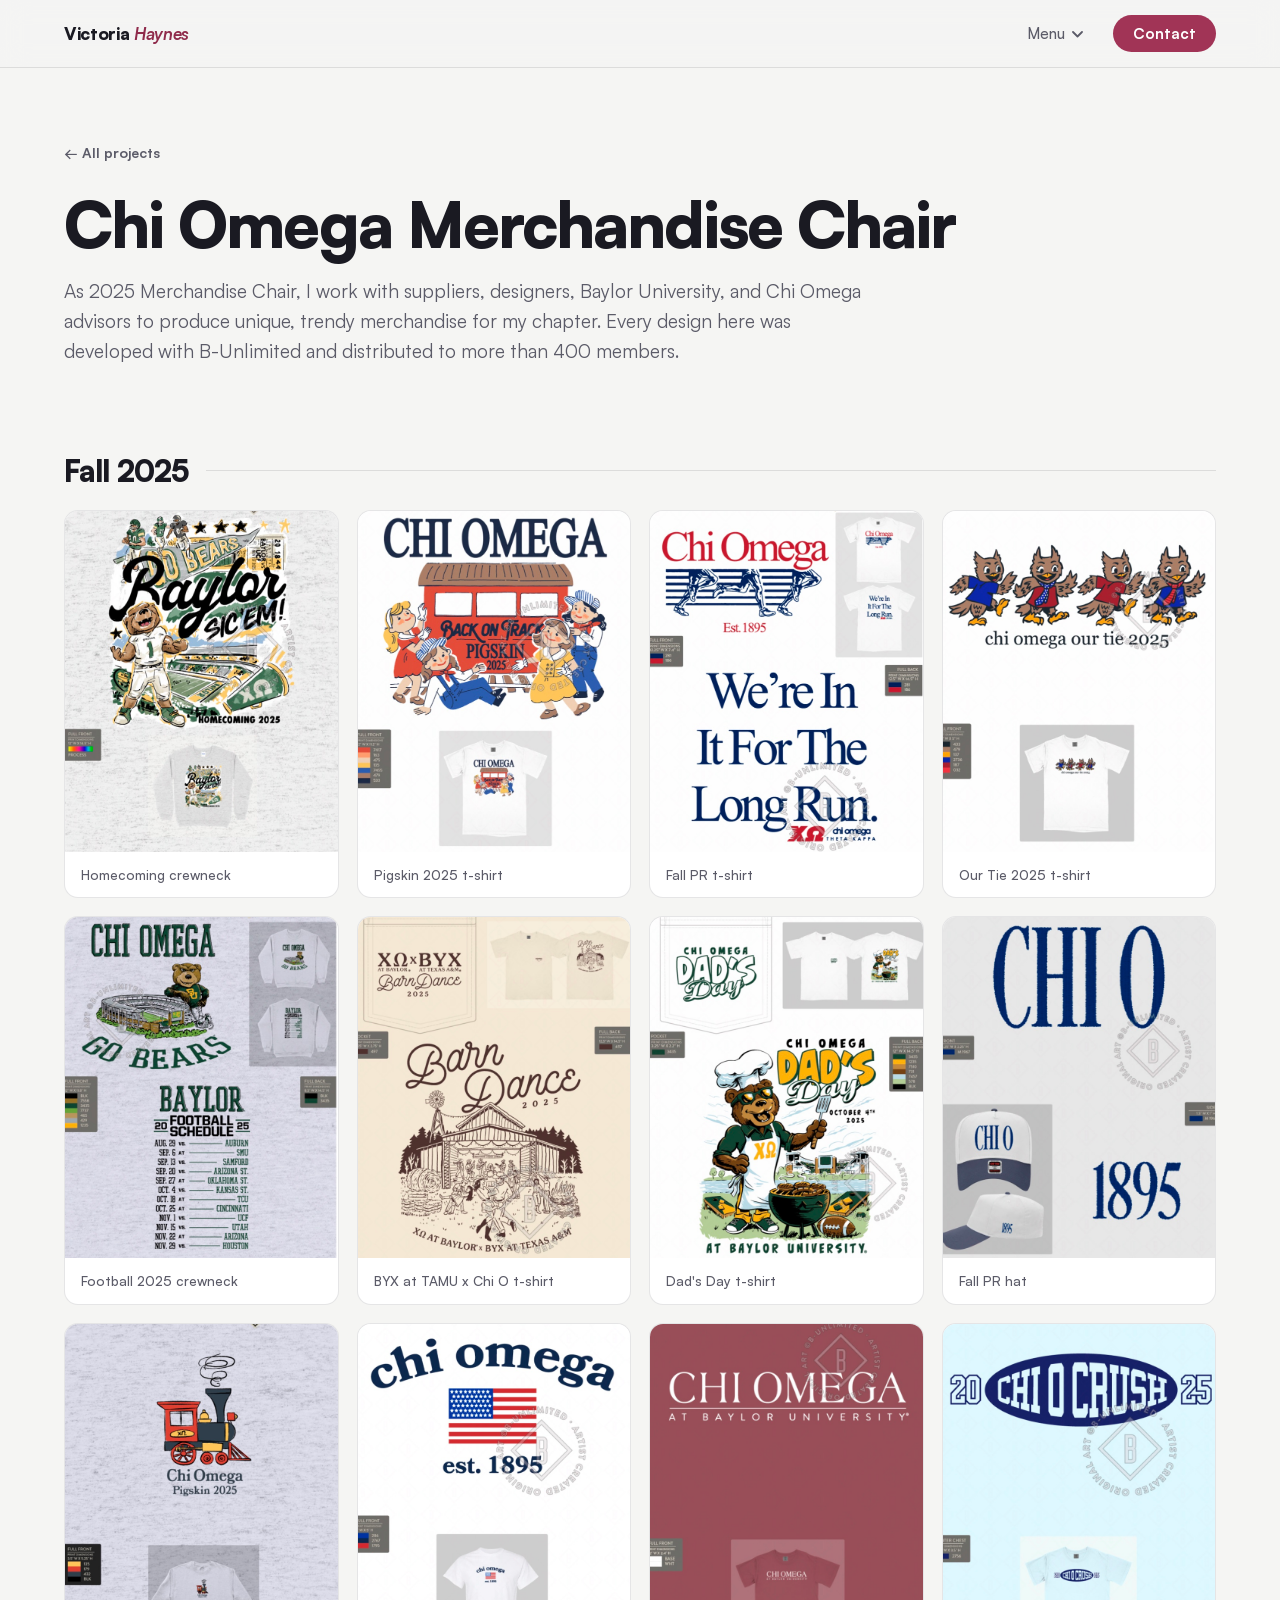
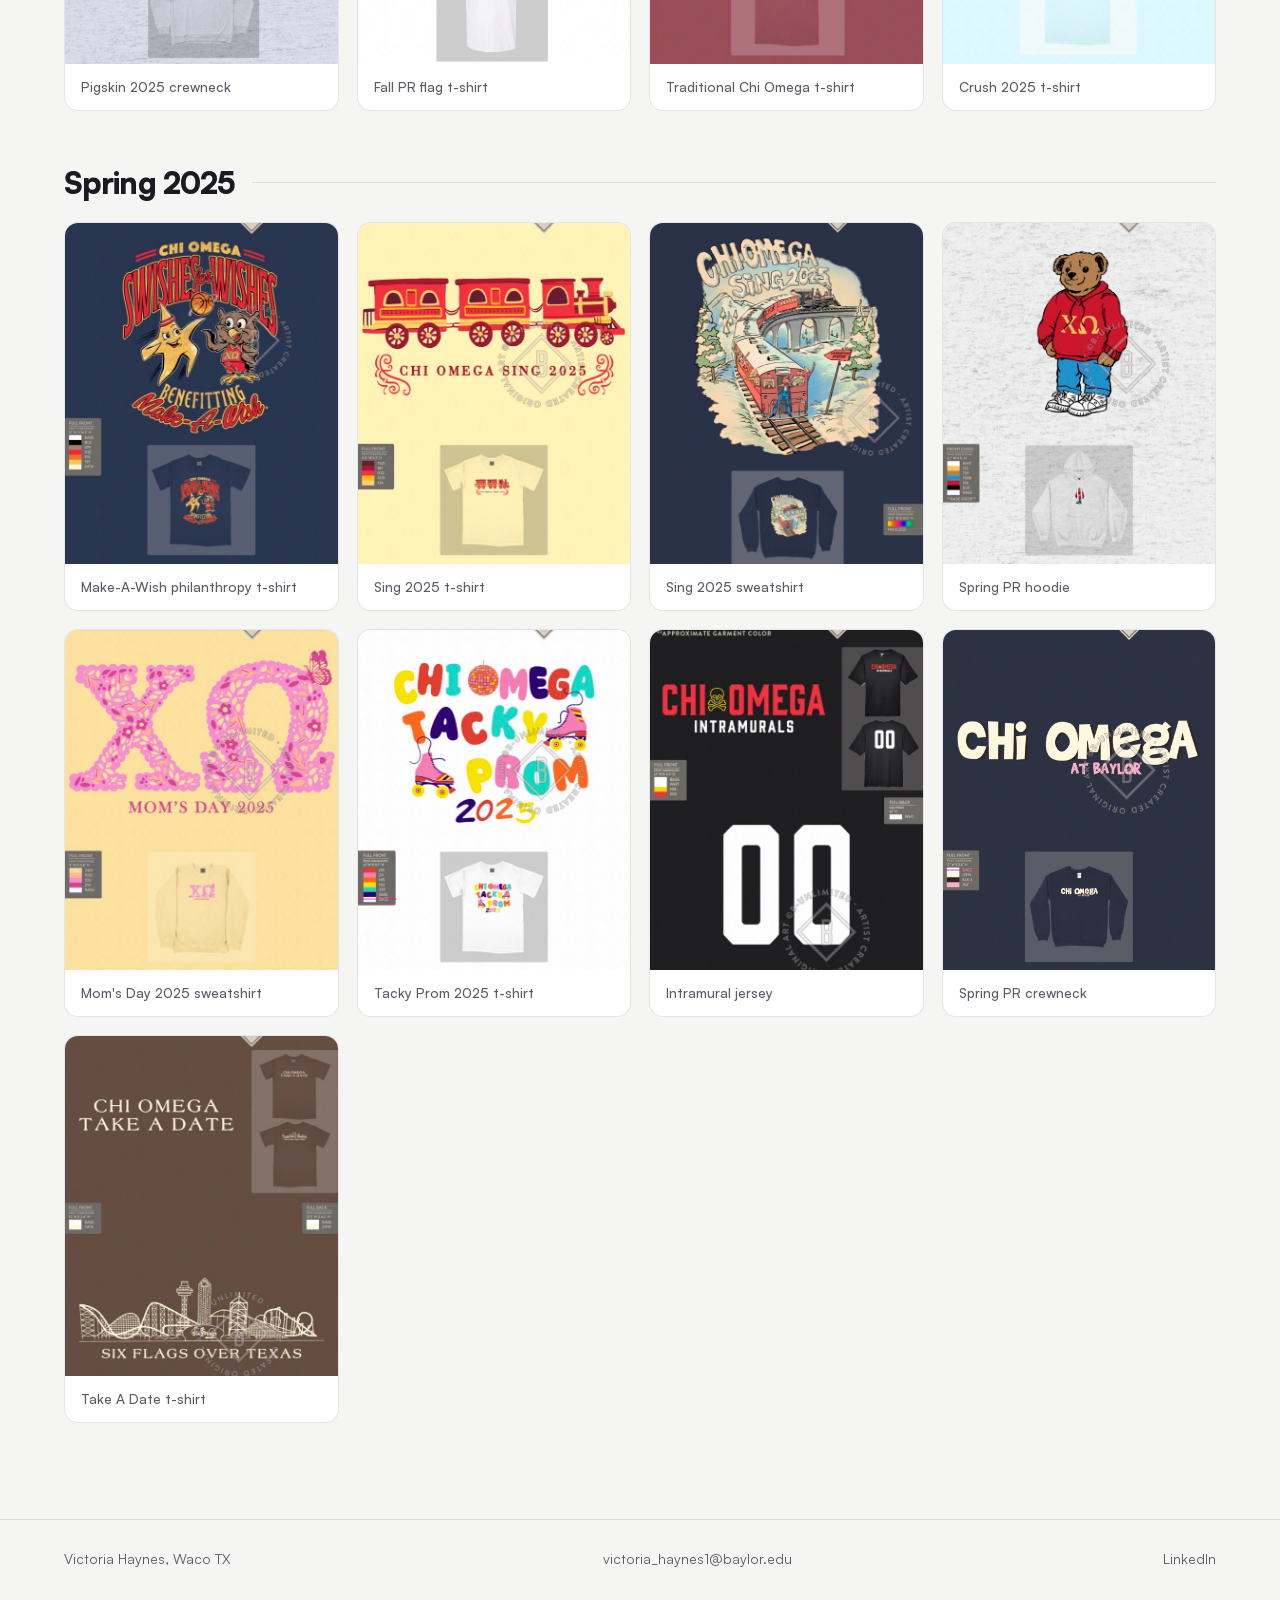
<file: classic/merchandise.html>
<!doctype html>
<html lang="en">
<head>
<meta charset="utf-8">
<meta name="viewport" content="width=device-width, initial-scale=1">
<title>Merchandise Chair | Victoria Haynes</title>
<meta name="description" content="21 apparel designs Victoria Haynes produced as Chi Omega Merchandise Chair, sourced with B-Unlimited and distributed to 400+ members.">
<link rel="icon" href="data:image/svg+xml,%3Csvg xmlns='http://www.w3.org/2000/svg' viewBox='0 0 64 64'%3E%3Ccircle cx='32' cy='32' r='32' fill='%23a13456'/%3E%3Ctext x='32' y='44' font-family='Arial' font-size='36' font-weight='bold' fill='white' text-anchor='middle'%3EV%3C/text%3E%3C/svg%3E">
<link rel="preload" href="fonts/satoshi-900-normal.woff2" as="font" type="font/woff2" crossorigin>
<link rel="stylesheet" href="css/style.css">
</head>
<body>

<header class="nav">
  <div class="nav-inner">
    <a class="nav-brand" href="index.html">Victoria <em>Haynes</em></a>
    <button class="nav-toggle" aria-label="Open menu" aria-expanded="false">
      <svg width="22" height="16" viewBox="0 0 22 16" fill="none"><path d="M1 1h20M1 8h20M1 15h20" stroke="currentColor" stroke-width="2" stroke-linecap="round"/></svg>
    </button>
    <ul class="nav-links">
      <li class="menu-wrap">
        <button class="menu-btn" aria-haspopup="true" aria-expanded="false">Menu <svg width="11" height="7" viewBox="0 0 11 7" fill="none" aria-hidden="true"><path d="M1 1l4.5 4.5L10 1" stroke="currentColor" stroke-width="1.8" stroke-linecap="round" stroke-linejoin="round"/></svg></button>
        <div class="menu-drop" hidden>
          <a href="index.html">Home</a>
          <a href="index.html#projects">All projects</a>
          <div class="menu-sep"></div>
          <a href="merchandise.html" aria-current="page">Chi Omega Merchandise</a>
          <a href="buying.html">Buying &amp; Product Development</a>
          <a href="flats.html">Technical Flats &amp; Illustration</a>
          <a href="photography.html">Photography</a>
          <div class="menu-sep"></div>
          <a href="resume.html">Resume</a>
          <a href="contact.html">Contact</a>
        </div>
      </li>
      <li><a class="nav-cta" href="contact.html">Contact</a></li>
    </ul>
  </div>
</header>

<main>
  <section class="page-hero">
    <div class="wrap">
      <a class="back-link" href="index.html#projects">&larr; All projects</a>
      <h1 class="display reveal">Chi Omega Merchandise Chair</h1>
      <p class="lede reveal reveal-d1">As 2025 Merchandise Chair, I work with suppliers, designers, Baylor University, and Chi Omega advisors to produce unique, trendy merchandise for my chapter. Every design here was developed with B-Unlimited and distributed to more than 400 members.</p>
    </div>
  </section>

  <section style="padding-top:0">
    <div class="wrap">
      <div class="season-h reveal"><h2>Fall 2025</h2></div>
      <div class="merch-grid">
        <figure class="merch-item reveal" data-zoom><img src="assets/merch/f01-homecoming-crewneck.jpg" alt="Homecoming 2025 crewneck design" loading="lazy"><figcaption>Homecoming crewneck</figcaption></figure>
        <figure class="merch-item reveal" data-zoom><img src="assets/merch/f02-pigskin-tee.jpg" alt="Pigskin 2025 t-shirt design" loading="lazy"><figcaption>Pigskin 2025 t-shirt</figcaption></figure>
        <figure class="merch-item reveal" data-zoom><img src="assets/merch/f03-fall-pr-tee.jpg" alt="Fall PR t-shirt design" loading="lazy"><figcaption>Fall PR t-shirt</figcaption></figure>
        <figure class="merch-item reveal" data-zoom><img src="assets/merch/f04-our-tie-tee.jpg" alt="Our Tie 2025 t-shirt design" loading="lazy"><figcaption>Our Tie 2025 t-shirt</figcaption></figure>
        <figure class="merch-item reveal" data-zoom><img src="assets/merch/f05-football-crewneck.jpg" alt="Football 2025 crewneck design" loading="lazy"><figcaption>Football 2025 crewneck</figcaption></figure>
        <figure class="merch-item reveal" data-zoom><img src="assets/merch/f06-byx-tamu-tee.jpg" alt="BYX at TAMU x Chi O t-shirt design" loading="lazy"><figcaption>BYX at TAMU x Chi O t-shirt</figcaption></figure>
        <figure class="merch-item reveal" data-zoom><img src="assets/merch/f07-dads-day-tee.jpg" alt="Dad's Day t-shirt design" loading="lazy"><figcaption>Dad's Day t-shirt</figcaption></figure>
        <figure class="merch-item reveal" data-zoom><img src="assets/merch/f08-fall-pr-hat.jpg" alt="Fall PR hat design" loading="lazy"><figcaption>Fall PR hat</figcaption></figure>
        <figure class="merch-item reveal" data-zoom><img src="assets/merch/f09-pigskin-crewneck.jpg" alt="Pigskin 2025 crewneck design" loading="lazy"><figcaption>Pigskin 2025 crewneck</figcaption></figure>
        <figure class="merch-item reveal" data-zoom><img src="assets/merch/f10-fall-pr-flag-tee.jpg" alt="Fall PR flag t-shirt design" loading="lazy"><figcaption>Fall PR flag t-shirt</figcaption></figure>
        <figure class="merch-item reveal" data-zoom><img src="assets/merch/f11-traditional-tee.jpg" alt="Traditional Chi Omega t-shirt design" loading="lazy"><figcaption>Traditional Chi Omega t-shirt</figcaption></figure>
        <figure class="merch-item reveal" data-zoom><img src="assets/merch/f12-crush-tee.jpg" alt="Crush 2025 t-shirt design" loading="lazy"><figcaption>Crush 2025 t-shirt</figcaption></figure>
      </div>

      <div class="season-h reveal"><h2>Spring 2025</h2></div>
      <div class="merch-grid">
        <figure class="merch-item reveal" data-zoom><img src="assets/merch/s01-make-a-wish.jpg" alt="Make-A-Wish spring philanthropy t-shirt design" loading="lazy"><figcaption>Make-A-Wish philanthropy t-shirt</figcaption></figure>
        <figure class="merch-item reveal" data-zoom><img src="assets/merch/s02-sing-tee.jpg" alt="Sing 2025 t-shirt design" loading="lazy"><figcaption>Sing 2025 t-shirt</figcaption></figure>
        <figure class="merch-item reveal" data-zoom><img src="assets/merch/s03-sing-sweatshirt.jpg" alt="Sing 2025 sweatshirt design" loading="lazy"><figcaption>Sing 2025 sweatshirt</figcaption></figure>
        <figure class="merch-item reveal" data-zoom><img src="assets/merch/s04-spring-pr-hoodie.jpg" alt="Spring PR hoodie design" loading="lazy"><figcaption>Spring PR hoodie</figcaption></figure>
        <figure class="merch-item reveal" data-zoom><img src="assets/merch/s05-moms-day-sweatshirt.jpg" alt="Mom's Day 2025 sweatshirt design" loading="lazy"><figcaption>Mom's Day 2025 sweatshirt</figcaption></figure>
        <figure class="merch-item reveal" data-zoom><img src="assets/merch/s06-tacky-prom-tee.jpg" alt="Tacky Prom 2025 t-shirt design" loading="lazy"><figcaption>Tacky Prom 2025 t-shirt</figcaption></figure>
        <figure class="merch-item reveal" data-zoom><img src="assets/merch/s07-intramural-jersey.jpg" alt="Intramural jersey design" loading="lazy"><figcaption>Intramural jersey</figcaption></figure>
        <figure class="merch-item reveal" data-zoom><img src="assets/merch/s08-spring-pr-crewneck.jpg" alt="Spring PR crewneck design" loading="lazy"><figcaption>Spring PR crewneck</figcaption></figure>
        <figure class="merch-item reveal" data-zoom><img src="assets/merch/s09-take-a-date-tee.jpg" alt="Take A Date t-shirt design" loading="lazy"><figcaption>Take A Date t-shirt</figcaption></figure>
      </div>
    </div>
  </section>
</main>

<footer>
  <div class="wrap foot">
    <span>Victoria Haynes, Waco TX</span>
    <a href="mailto:victoria_haynes1@baylor.edu">victoria_haynes1@baylor.edu</a>
    <a href="https://www.linkedin.com/in/victoriahaynes-victoriahaynes/" target="_blank" rel="noopener">LinkedIn</a>
  </div>
</footer>

<script src="js/main.js"></script>
</body>
</html>
</file>
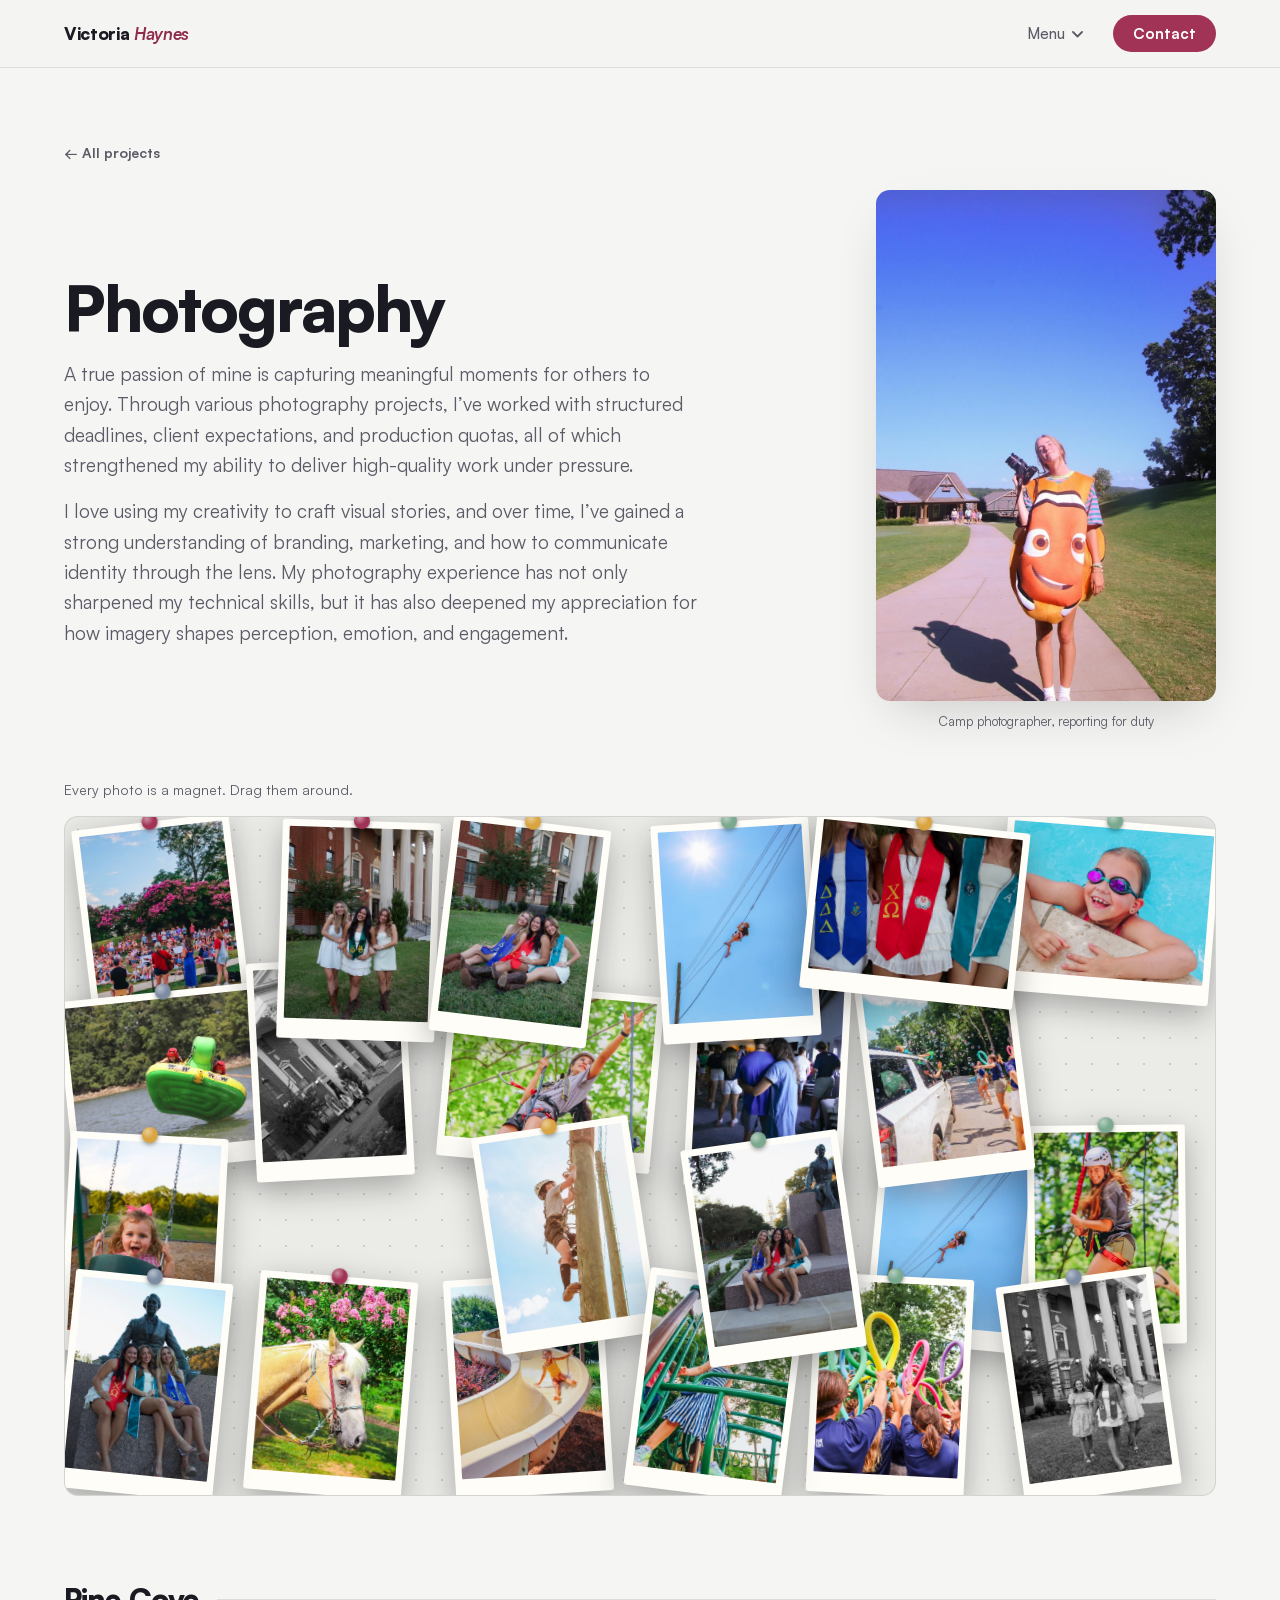
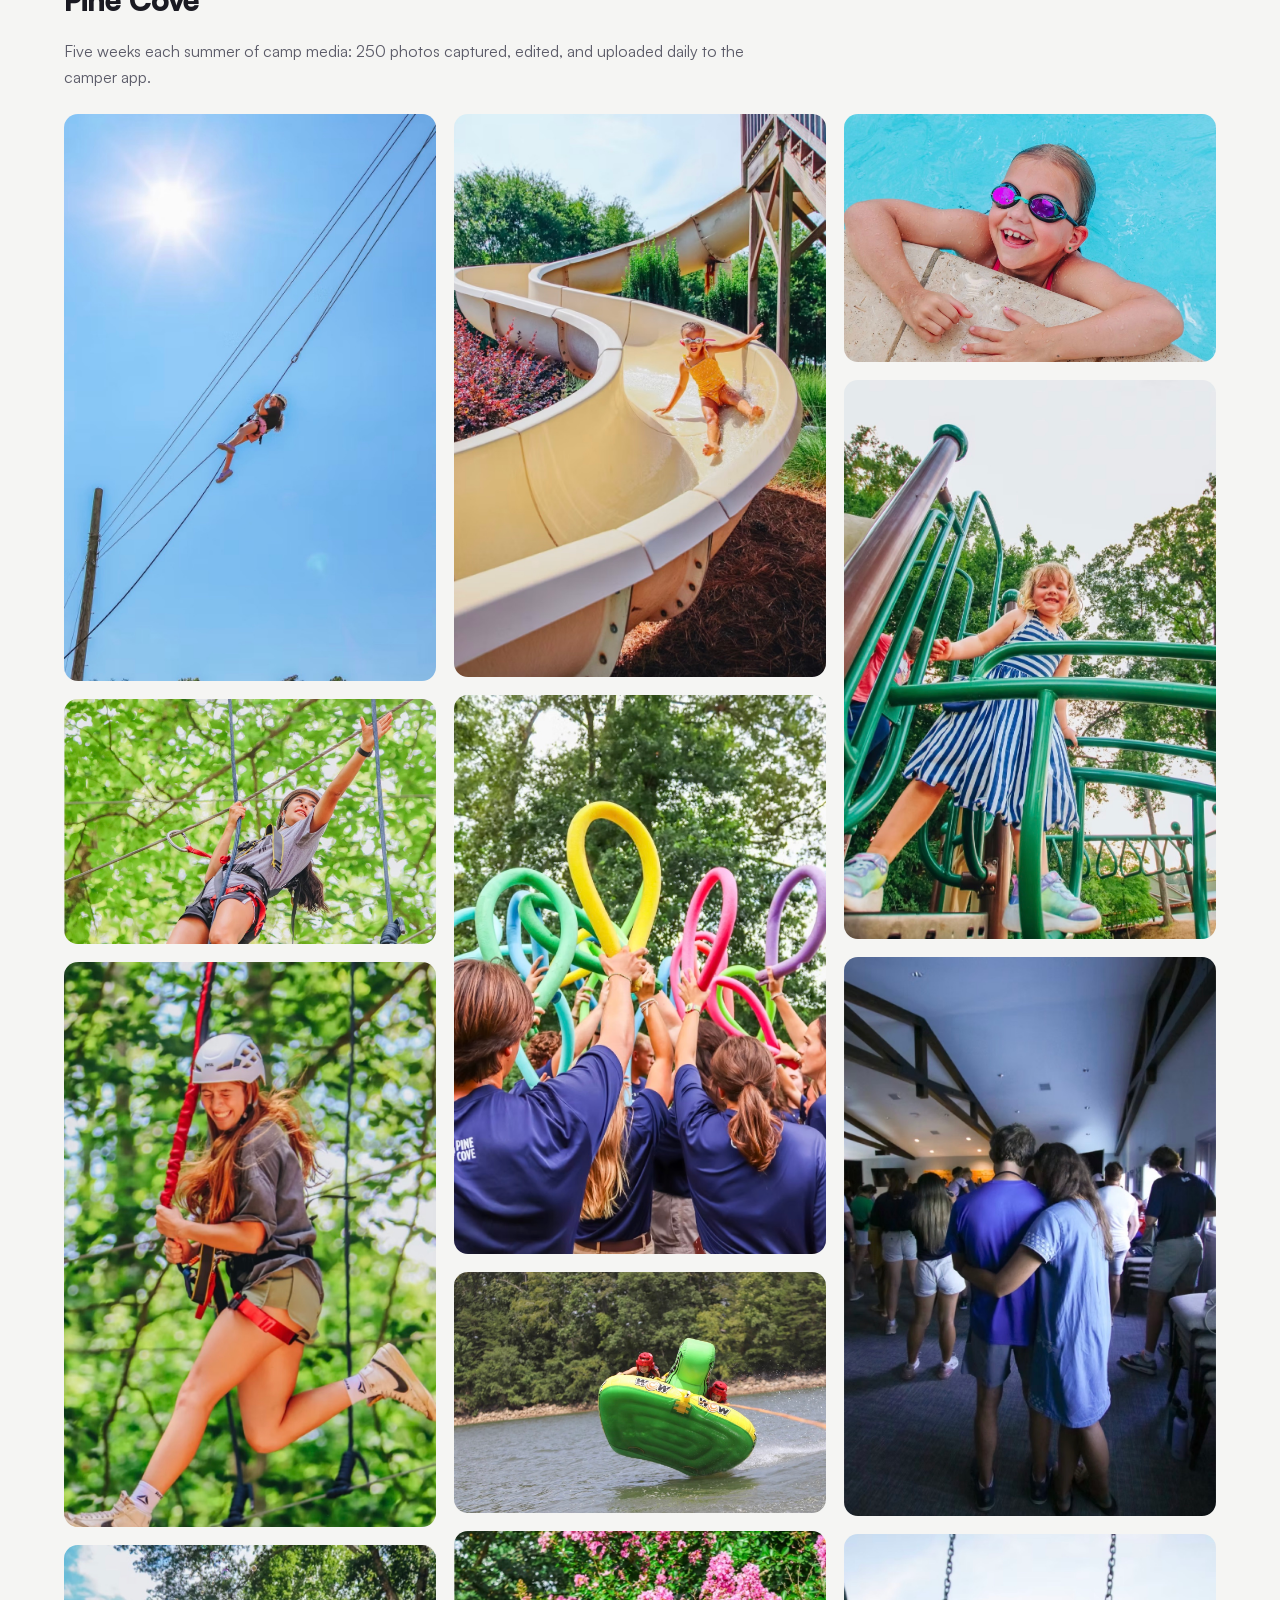
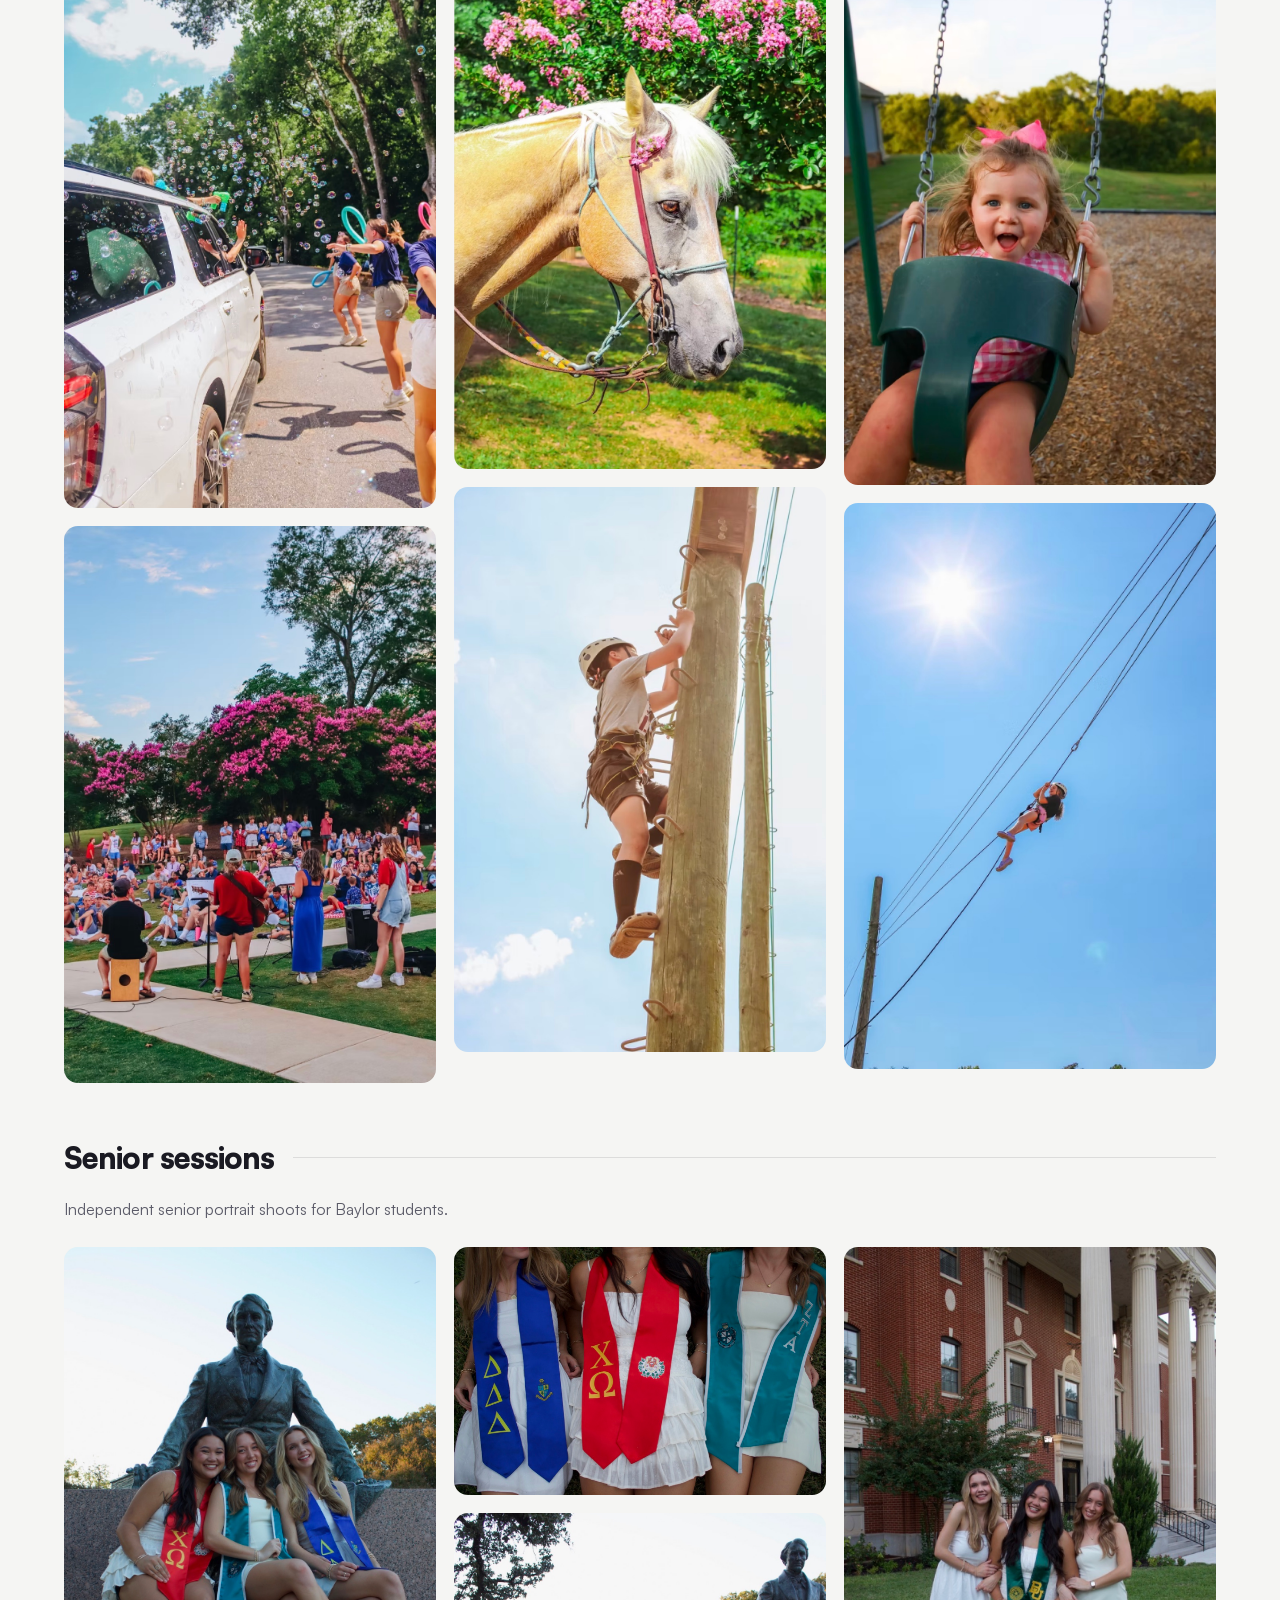
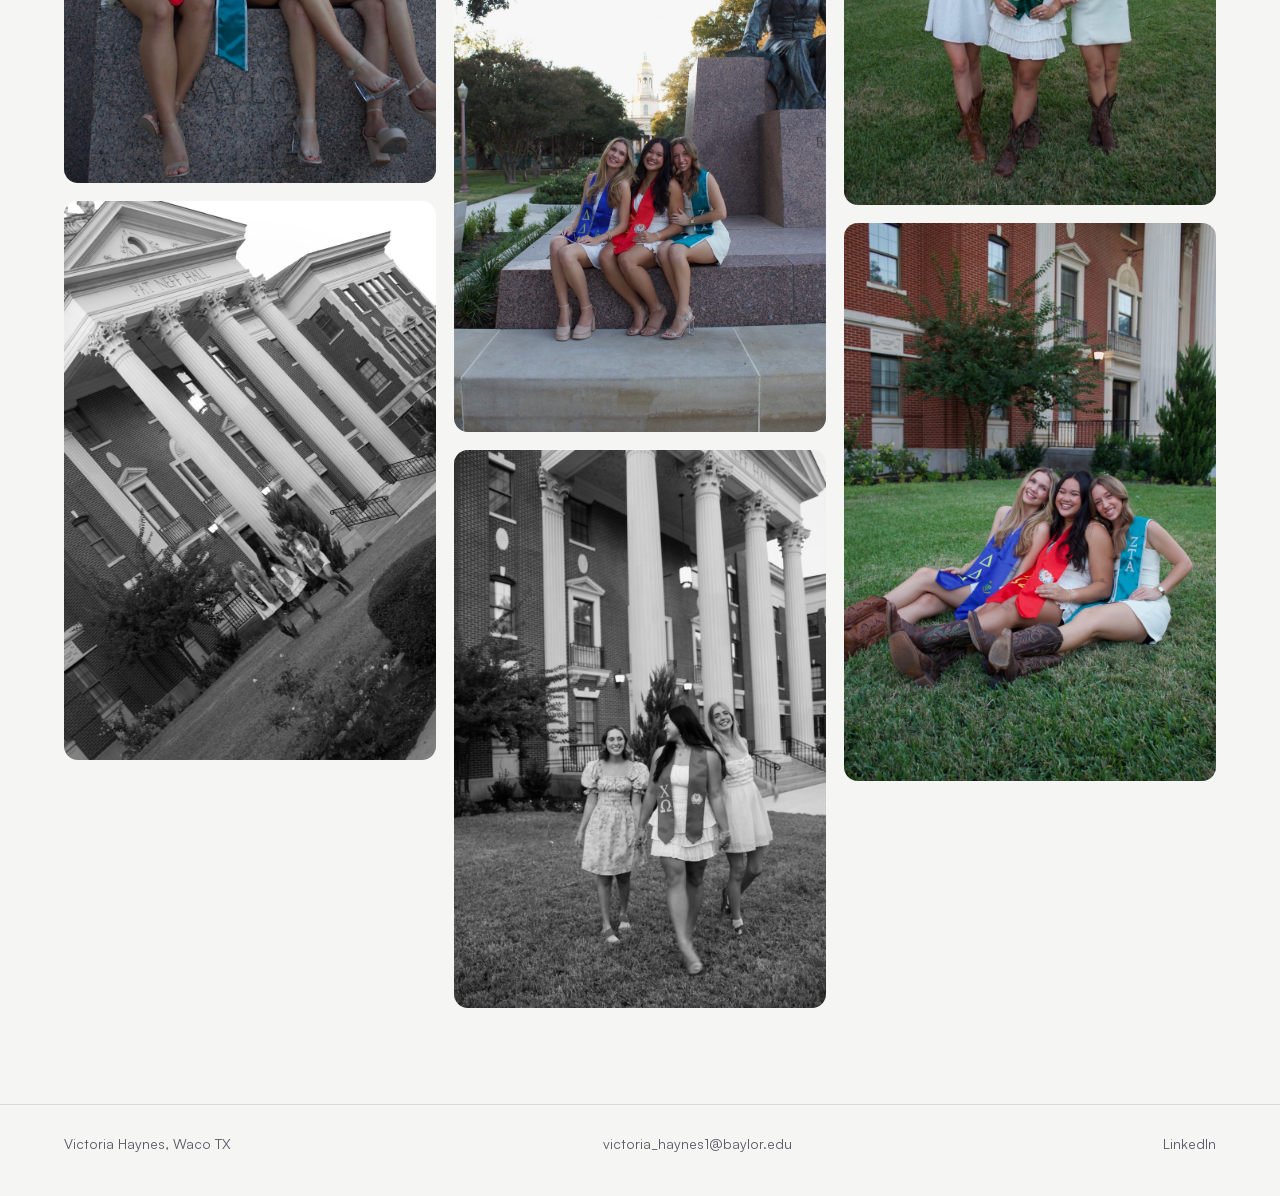
<file: classic/photography.html>
<!doctype html>
<html lang="en">
<head>
<meta charset="utf-8">
<meta name="viewport" content="width=device-width, initial-scale=1">
<title>Photography | Victoria Haynes</title>
<meta name="description" content="Photography by Victoria Haynes: Pine Cove camp media and senior portrait sessions at Baylor University.">
<link rel="icon" href="data:image/svg+xml,%3Csvg xmlns='http://www.w3.org/2000/svg' viewBox='0 0 64 64'%3E%3Ccircle cx='32' cy='32' r='32' fill='%23a13456'/%3E%3Ctext x='32' y='44' font-family='Arial' font-size='36' font-weight='bold' fill='white' text-anchor='middle'%3EV%3C/text%3E%3C/svg%3E">
<link rel="preload" href="fonts/satoshi-900-normal.woff2" as="font" type="font/woff2" crossorigin>
<link rel="stylesheet" href="css/style.css">
</head>
<body>

<header class="nav">
  <div class="nav-inner">
    <a class="nav-brand" href="index.html">Victoria <em>Haynes</em></a>
    <button class="nav-toggle" aria-label="Open menu" aria-expanded="false">
      <svg width="22" height="16" viewBox="0 0 22 16" fill="none"><path d="M1 1h20M1 8h20M1 15h20" stroke="currentColor" stroke-width="2" stroke-linecap="round"/></svg>
    </button>
    <ul class="nav-links">
      <li class="menu-wrap">
        <button class="menu-btn" aria-haspopup="true" aria-expanded="false">Menu <svg width="11" height="7" viewBox="0 0 11 7" fill="none" aria-hidden="true"><path d="M1 1l4.5 4.5L10 1" stroke="currentColor" stroke-width="1.8" stroke-linecap="round" stroke-linejoin="round"/></svg></button>
        <div class="menu-drop" hidden>
          <a href="index.html">Home</a>
          <a href="index.html#projects">All projects</a>
          <div class="menu-sep"></div>
          <a href="merchandise.html">Chi Omega Merchandise</a>
          <a href="buying.html">Buying &amp; Product Development</a>
          <a href="flats.html">Technical Flats &amp; Illustration</a>
          <a href="photography.html" aria-current="page">Photography</a>
          <div class="menu-sep"></div>
          <a href="resume.html">Resume</a>
          <a href="contact.html">Contact</a>
        </div>
      </li>
      <li><a class="nav-cta" href="contact.html">Contact</a></li>
    </ul>
  </div>
</header>

<main>
  <section class="page-hero">
    <div class="wrap">
      <a class="back-link" href="index.html#projects">&larr; All projects</a>
      <div class="photo-hero">
        <div>
      <h1 class="display reveal">Photography</h1>
      <p class="lede reveal reveal-d1">A true passion of mine is capturing meaningful moments for others to enjoy. Through various photography projects, I’ve worked with structured deadlines, client expectations, and production quotas, all of which strengthened my ability to deliver high-quality work under pressure.</p>
      <p class="lede reveal reveal-d1" style="margin-top:16px">I love using my creativity to craft visual stories, and over time, I’ve gained a strong understanding of branding, marketing, and how to communicate identity through the lens. My photography experience has not only sharpened my technical skills, but it has also deepened my appreciation for how imagery shapes perception, emotion, and engagement.</p>
        </div>
        <figure class="photo-hero-img reveal reveal-d2">
          <img src="assets/photo/tori-camera.jpg" alt="Victoria in a Nemo costume holding her camera on the path at Pine Cove" width="853" height="1280">
          <figcaption>Camp photographer, reporting for duty</figcaption>
        </figure>
      </div>
    </div>
  </section>

  <section style="padding-top:16px; padding-bottom:32px">
    <div class="wrap">
      <p class="reveal" style="font-size:14px; margin-bottom:14px">Every photo is a magnet. Drag them around.</p>
      <div class="mag-board" id="mag-board" aria-label="Draggable photo board">
        <figure class="magnet port"><span class="mpin"></span><span class="mframe"><img src="assets/photo/pc-01.jpg" alt="Pine Cove camp photograph" draggable="false" loading="lazy"></span></figure>
        <figure class="magnet land"><span class="mpin"></span><span class="mframe"><img src="assets/photo/pc-02.jpg" alt="Pine Cove camp photograph" draggable="false" loading="lazy"></span></figure>
        <figure class="magnet port"><span class="mpin"></span><span class="mframe"><img src="assets/photo/pc-03.jpg" alt="Pine Cove camp photograph" draggable="false" loading="lazy"></span></figure>
        <figure class="magnet port"><span class="mpin"></span><span class="mframe"><img src="assets/photo/pc-04.jpg" alt="Pine Cove camp photograph" draggable="false" loading="lazy"></span></figure>
        <figure class="magnet port"><span class="mpin"></span><span class="mframe"><img src="assets/photo/pc-05.jpg" alt="Pine Cove camp photograph" draggable="false" loading="lazy"></span></figure>
        <figure class="magnet port"><span class="mpin"></span><span class="mframe"><img src="assets/photo/pc-06.jpg" alt="Pine Cove camp photograph" draggable="false" loading="lazy"></span></figure>
        <figure class="magnet port"><span class="mpin"></span><span class="mframe"><img src="assets/photo/pc-07.jpg" alt="Pine Cove camp photograph" draggable="false" loading="lazy"></span></figure>
        <figure class="magnet land"><span class="mpin"></span><span class="mframe"><img src="assets/photo/pc-08.jpg" alt="Pine Cove camp photograph" draggable="false" loading="lazy"></span></figure>
        <figure class="magnet port"><span class="mpin"></span><span class="mframe"><img src="assets/photo/pc-09.jpg" alt="Pine Cove camp photograph" draggable="false" loading="lazy"></span></figure>
        <figure class="magnet port"><span class="mpin"></span><span class="mframe"><img src="assets/photo/pc-10.jpg" alt="Pine Cove camp photograph" draggable="false" loading="lazy"></span></figure>
        <figure class="magnet land"><span class="mpin"></span><span class="mframe"><img src="assets/photo/pc-11.jpg" alt="Pine Cove camp photograph" draggable="false" loading="lazy"></span></figure>
        <figure class="magnet port"><span class="mpin"></span><span class="mframe"><img src="assets/photo/pc-12.jpg" alt="Pine Cove camp photograph" draggable="false" loading="lazy"></span></figure>
        <figure class="magnet port"><span class="mpin"></span><span class="mframe"><img src="assets/photo/pc-13.jpg" alt="Pine Cove camp photograph" draggable="false" loading="lazy"></span></figure>
        <figure class="magnet port"><span class="mpin"></span><span class="mframe"><img src="assets/photo/pc-14.jpg" alt="Pine Cove camp photograph" draggable="false" loading="lazy"></span></figure>
        <figure class="magnet port"><span class="mpin"></span><span class="mframe"><img src="assets/photo/pc-15.jpg" alt="Pine Cove camp photograph" draggable="false" loading="lazy"></span></figure>
        <figure class="magnet port"><span class="mpin"></span><span class="mframe"><img src="assets/photo/sr-01.jpg" alt="Baylor senior portrait" draggable="false" loading="lazy"></span></figure>
        <figure class="magnet port"><span class="mpin"></span><span class="mframe"><img src="assets/photo/sr-02.jpg" alt="Baylor senior portrait" draggable="false" loading="lazy"></span></figure>
        <figure class="magnet land"><span class="mpin"></span><span class="mframe"><img src="assets/photo/sr-03.jpg" alt="Baylor senior portrait" draggable="false" loading="lazy"></span></figure>
        <figure class="magnet port"><span class="mpin"></span><span class="mframe"><img src="assets/photo/sr-04.jpg" alt="Baylor senior portrait" draggable="false" loading="lazy"></span></figure>
        <figure class="magnet port"><span class="mpin"></span><span class="mframe"><img src="assets/photo/sr-05.jpg" alt="Baylor senior portrait" draggable="false" loading="lazy"></span></figure>
        <figure class="magnet port"><span class="mpin"></span><span class="mframe"><img src="assets/photo/sr-06.jpg" alt="Baylor senior portrait" draggable="false" loading="lazy"></span></figure>
        <figure class="magnet port"><span class="mpin"></span><span class="mframe"><img src="assets/photo/sr-07.jpg" alt="Baylor senior portrait" draggable="false" loading="lazy"></span></figure>
      </div>
    </div>
  </section>

  <section style="padding-top:0">
    <div class="wrap">
      <div class="season-h reveal"><h2>Pine Cove</h2></div>
      <p class="reveal" style="margin-bottom:24px">Five weeks each summer of camp media: 250 photos captured, edited, and uploaded daily to the camper app.</p>
      <div class="masonry">
        <img src="assets/photo/pc-01.jpg" alt="Pine Cove camp photograph" data-zoom loading="lazy">
        <img src="assets/photo/pc-02.jpg" alt="Pine Cove camp photograph" data-zoom loading="lazy">
        <img src="assets/photo/pc-03.jpg" alt="Pine Cove camp photograph" data-zoom loading="lazy">
        <img src="assets/photo/pc-04.jpg" alt="Pine Cove camp photograph" data-zoom loading="lazy">
        <img src="assets/photo/pc-05.jpg" alt="Pine Cove camp photograph" data-zoom loading="lazy">
        <img src="assets/photo/pc-06.jpg" alt="Pine Cove camp photograph" data-zoom loading="lazy">
        <img src="assets/photo/pc-07.jpg" alt="Pine Cove camp photograph" data-zoom loading="lazy">
        <img src="assets/photo/pc-08.jpg" alt="Pine Cove camp photograph" data-zoom loading="lazy">
        <img src="assets/photo/pc-09.jpg" alt="Pine Cove camp photograph" data-zoom loading="lazy">
        <img src="assets/photo/pc-10.jpg" alt="Pine Cove camp photograph" data-zoom loading="lazy">
        <img src="assets/photo/pc-11.jpg" alt="Pine Cove camp photograph" data-zoom loading="lazy">
        <img src="assets/photo/pc-12.jpg" alt="Pine Cove camp photograph" data-zoom loading="lazy">
        <img src="assets/photo/pc-13.jpg" alt="Pine Cove camp photograph" data-zoom loading="lazy">
        <img src="assets/photo/pc-14.jpg" alt="Pine Cove camp photograph" data-zoom loading="lazy">
        <img src="assets/photo/pc-15.jpg" alt="Pine Cove camp photograph" data-zoom loading="lazy">
      </div>

      <div class="season-h reveal"><h2>Senior sessions</h2></div>
      <p class="reveal" style="margin-bottom:24px">Independent senior portrait shoots for Baylor students.</p>
      <div class="masonry">
        <img src="assets/photo/sr-01.jpg" alt="Baylor senior portrait" data-zoom loading="lazy">
        <img src="assets/photo/sr-02.jpg" alt="Baylor senior portrait" data-zoom loading="lazy">
        <img src="assets/photo/sr-03.jpg" alt="Baylor senior portrait" data-zoom loading="lazy">
        <img src="assets/photo/sr-04.jpg" alt="Baylor senior portrait" data-zoom loading="lazy">
        <img src="assets/photo/sr-05.jpg" alt="Baylor senior portrait" data-zoom loading="lazy">
        <img src="assets/photo/sr-06.jpg" alt="Baylor senior portrait" data-zoom loading="lazy">
        <img src="assets/photo/sr-07.jpg" alt="Baylor senior portrait" data-zoom loading="lazy">
      </div>
    </div>
  </section>
</main>

<footer>
  <div class="wrap foot">
    <span>Victoria Haynes, Waco TX</span>
    <a href="mailto:victoria_haynes1@baylor.edu">victoria_haynes1@baylor.edu</a>
    <a href="https://www.linkedin.com/in/victoriahaynes-victoriahaynes/" target="_blank" rel="noopener">LinkedIn</a>
  </div>
</footer>

<script src="js/main.js"></script>
</body>
</html>
</file>
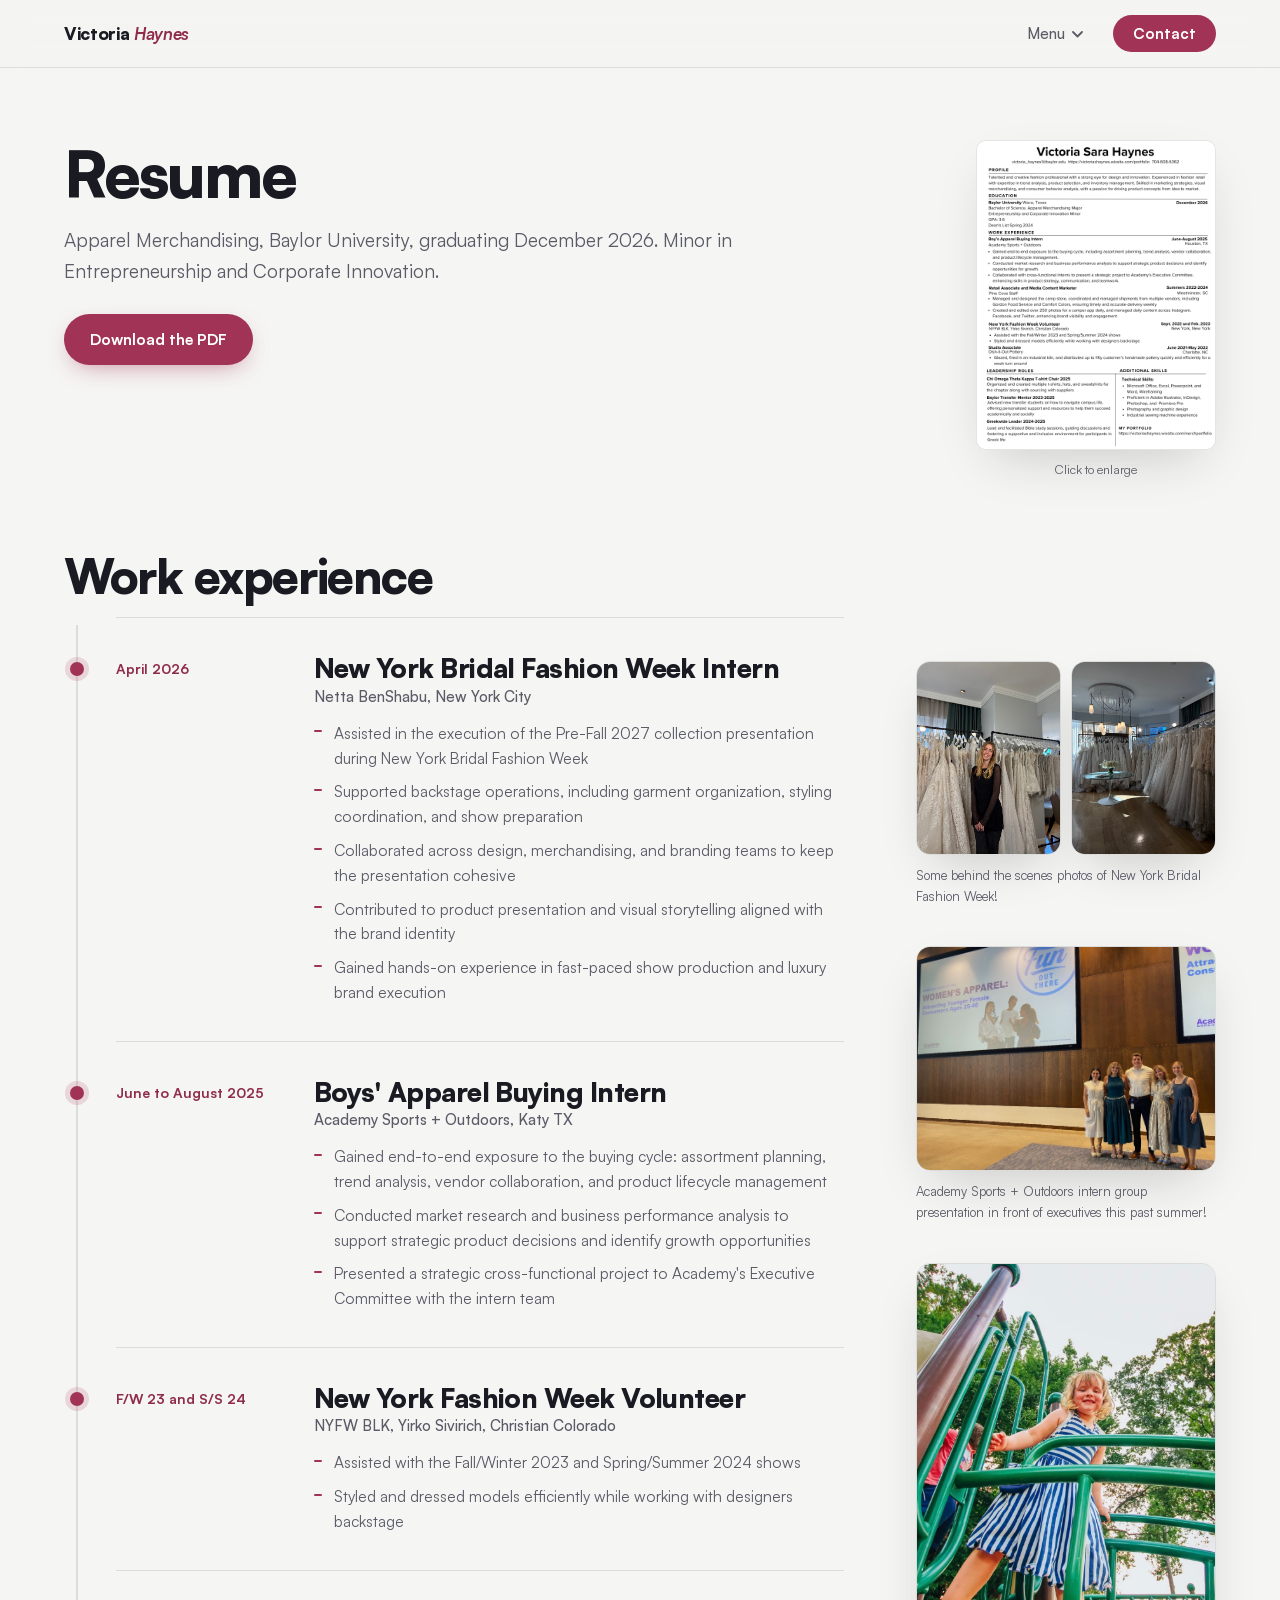
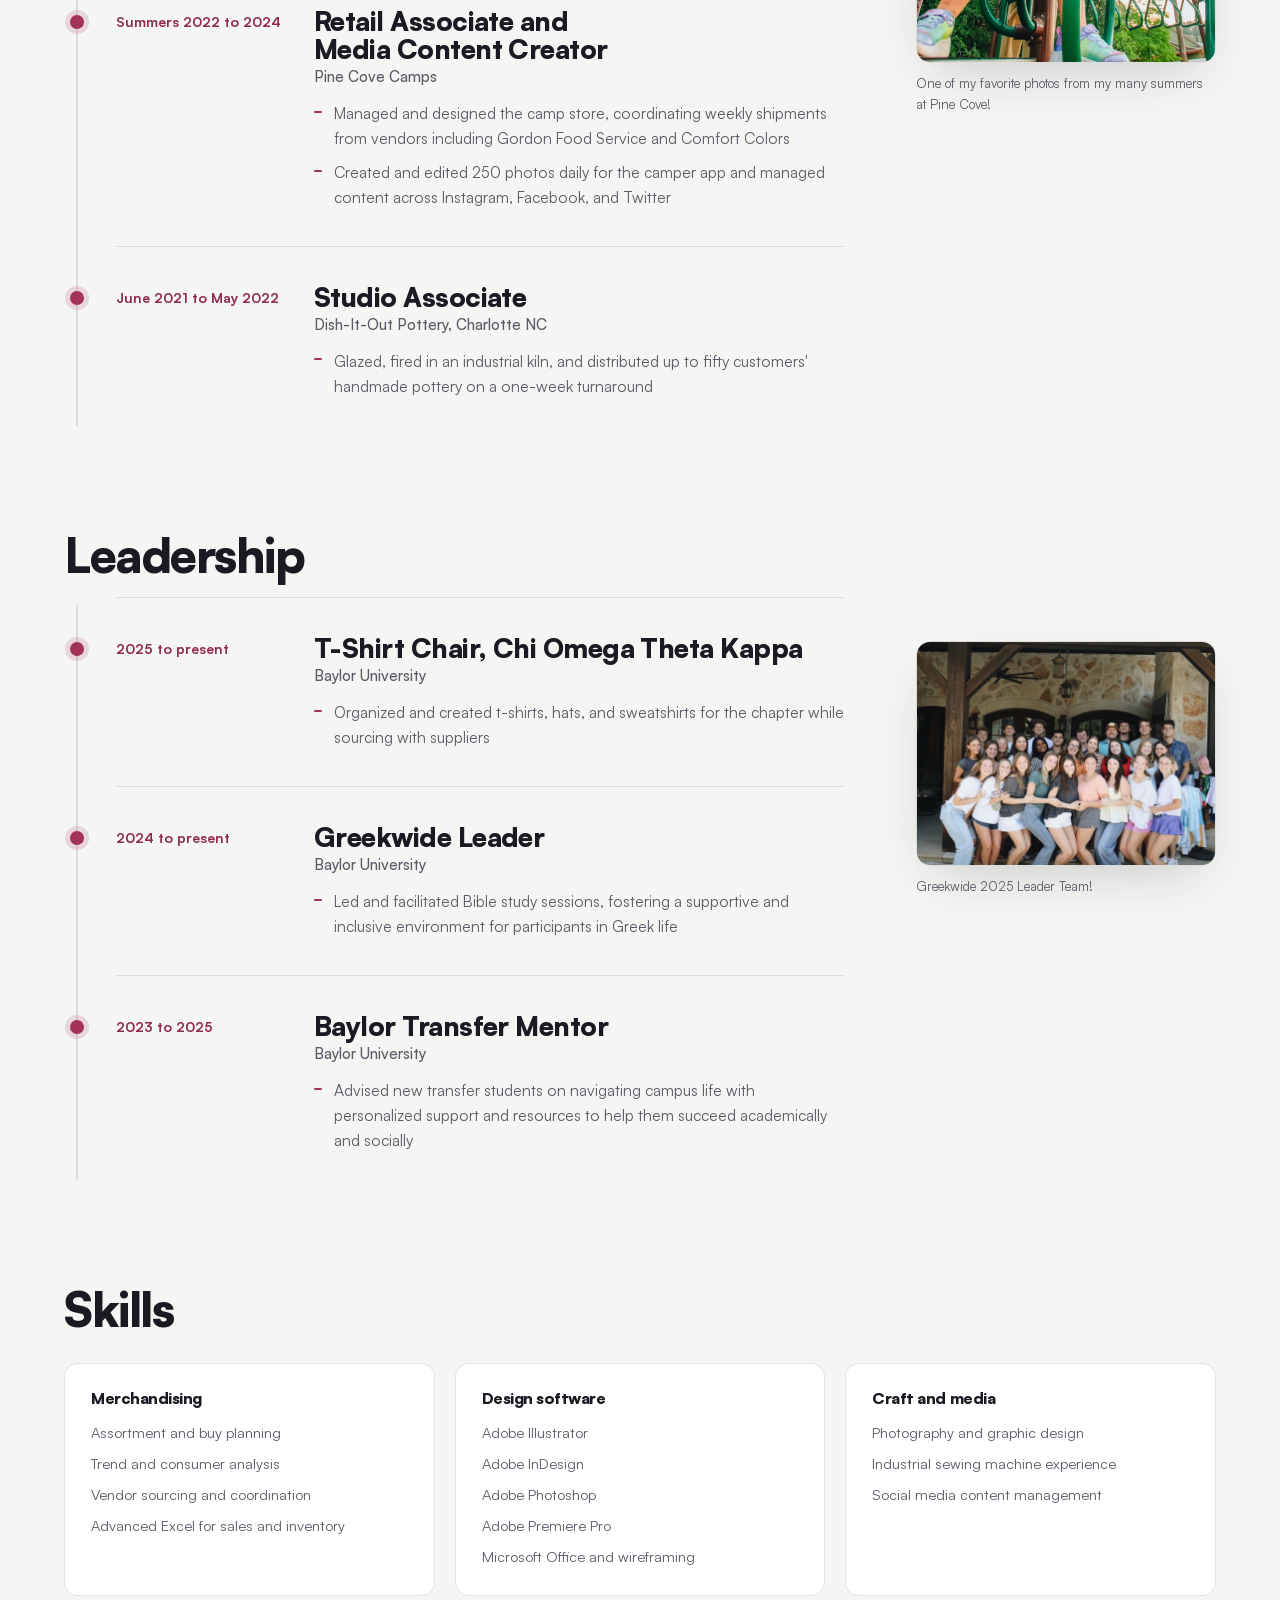
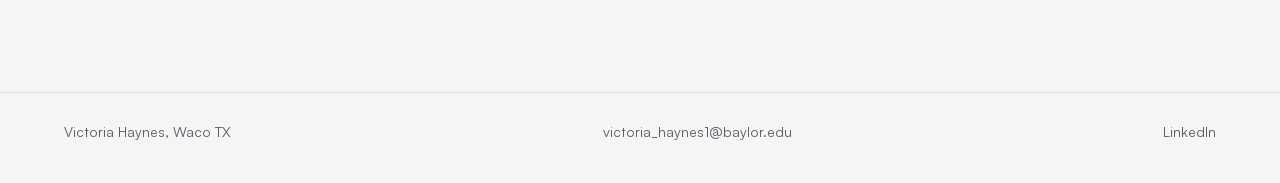
<file: classic/resume.html>
<!doctype html>
<html lang="en">
<head>
<meta charset="utf-8">
<meta name="viewport" content="width=device-width, initial-scale=1">
<title>Resume | Victoria Haynes</title>
<meta name="description" content="Resume of Victoria Haynes: apparel buying, product development, fashion week production, and leadership experience.">
<link rel="icon" href="data:image/svg+xml,%3Csvg xmlns='http://www.w3.org/2000/svg' viewBox='0 0 64 64'%3E%3Ccircle cx='32' cy='32' r='32' fill='%23a13456'/%3E%3Ctext x='32' y='44' font-family='Arial' font-size='36' font-weight='bold' fill='white' text-anchor='middle'%3EV%3C/text%3E%3C/svg%3E">
<link rel="preload" href="fonts/satoshi-900-normal.woff2" as="font" type="font/woff2" crossorigin>
<link rel="preload" href="fonts/satoshi-400-normal.woff2" as="font" type="font/woff2" crossorigin>
<link rel="stylesheet" href="css/style.css">
</head>
<body>

<header class="nav">
  <div class="nav-inner">
    <a class="nav-brand" href="index.html">Victoria <em>Haynes</em></a>
    <button class="nav-toggle" aria-label="Open menu" aria-expanded="false">
      <svg width="22" height="16" viewBox="0 0 22 16" fill="none"><path d="M1 1h20M1 8h20M1 15h20" stroke="currentColor" stroke-width="2" stroke-linecap="round"/></svg>
    </button>
    <ul class="nav-links">
      <li class="menu-wrap">
        <button class="menu-btn" aria-haspopup="true" aria-expanded="false">Menu <svg width="11" height="7" viewBox="0 0 11 7" fill="none" aria-hidden="true"><path d="M1 1l4.5 4.5L10 1" stroke="currentColor" stroke-width="1.8" stroke-linecap="round" stroke-linejoin="round"/></svg></button>
        <div class="menu-drop" hidden>
          <a href="index.html">Home</a>
          <a href="index.html#projects">All projects</a>
          <div class="menu-sep"></div>
          <a href="merchandise.html">Chi Omega Merchandise</a>
          <a href="buying.html">Buying &amp; Product Development</a>
          <a href="flats.html">Technical Flats &amp; Illustration</a>
          <a href="photography.html">Photography</a>
          <div class="menu-sep"></div>
          <a href="resume.html" aria-current="page">Resume</a>
          <a href="contact.html">Contact</a>
        </div>
      </li>
      <li><a class="nav-cta" href="contact.html">Contact</a></li>
    </ul>
  </div>
</header>

<main>
  <section class="page-hero">
    <div class="wrap">
      <div class="res-hero">
        <div>
          <h1 class="display reveal">Resume</h1>
          <p class="lede reveal reveal-d1" style="margin-bottom:28px">Apparel Merchandising, Baylor University, graduating December 2026. Minor in Entrepreneurship and Corporate Innovation.</p>
          <a class="btn btn-primary reveal reveal-d2" href="assets/victoria-haynes-resume.pdf" download>Download the PDF</a>
        </div>
        <figure class="resume-mini reveal reveal-d1" data-zoom>
          <img src="assets/resume-preview.png" alt="Victoria Haynes resume, full page" width="1236" height="1600">
          <figcaption>Click to enlarge</figcaption>
        </figure>
      </div>
    </div>
  </section>

  <section style="padding-top:40px">
    <div class="wrap">
      <h2 class="h2 reveal">Work experience</h2>
      <div class="res-cols">
      <div class="res-main tl">
      <div class="tl-rail" aria-hidden="true"><span class="tl-track"></span><span class="tl-progress"></span></div>

      <div class="res-entry tl-item">
        <span class="tl-node" aria-hidden="true"></span>
        <span class="res-when">April 2026</span>
        <div class="res-body">
          <h3 class="h3">New York Bridal Fashion Week Intern</h3>
          <span class="org">Netta BenShabu, New York City</span>
          <ul>
            <li>Assisted in the execution of the Pre-Fall 2027 collection presentation during New York Bridal Fashion Week</li>
            <li>Supported backstage operations, including garment organization, styling coordination, and show preparation</li>
            <li>Collaborated across design, merchandising, and branding teams to keep the presentation cohesive</li>
            <li>Contributed to product presentation and visual storytelling aligned with the brand identity</li>
            <li>Gained hands-on experience in fast-paced show production and luxury brand execution</li>
          </ul>
        </div>
      </div>

      <div class="res-entry tl-item">
        <span class="tl-node" aria-hidden="true"></span>
        <span class="res-when">June to August 2025</span>
        <div class="res-body">
          <h3 class="h3">Boys' Apparel Buying Intern</h3>
          <span class="org">Academy Sports + Outdoors, Katy TX</span>
          <ul>
            <li>Gained end-to-end exposure to the buying cycle: assortment planning, trend analysis, vendor collaboration, and product lifecycle management</li>
            <li>Conducted market research and business performance analysis to support strategic product decisions and identify growth opportunities</li>
            <li>Presented a strategic cross-functional project to Academy's Executive Committee with the intern team</li>
          </ul>
        </div>
      </div>

      <div class="res-entry tl-item">
        <span class="tl-node" aria-hidden="true"></span>
        <span class="res-when">F/W 23 and S/S 24</span>
        <div class="res-body">
          <h3 class="h3">New York Fashion Week Volunteer</h3>
          <span class="org">NYFW BLK, Yirko Sivirich, Christian Colorado</span>
          <ul>
            <li>Assisted with the Fall/Winter 2023 and Spring/Summer 2024 shows</li>
            <li>Styled and dressed models efficiently while working with designers backstage</li>
          </ul>
        </div>
      </div>

      <div class="res-entry tl-item">
        <span class="tl-node" aria-hidden="true"></span>
        <span class="res-when">Summers 2022 to 2024</span>
        <div class="res-body">
          <h3 class="h3">Retail Associate and Media Content Creator</h3>
          <span class="org">Pine Cove Camps</span>
          <ul>
            <li>Managed and designed the camp store, coordinating weekly shipments from vendors including Gordon Food Service and Comfort Colors</li>
            <li>Created and edited 250 photos daily for the camper app and managed content across Instagram, Facebook, and Twitter</li>
          </ul>
        </div>
      </div>

      <div class="res-entry tl-item">
        <span class="tl-node" aria-hidden="true"></span>
        <span class="res-when">June 2021 to May 2022</span>
        <div class="res-body">
          <h3 class="h3">Studio Associate</h3>
          <span class="org">Dish-It-Out Pottery, Charlotte NC</span>
          <ul>
            <li>Glazed, fired in an industrial kiln, and distributed up to fifty customers' handmade pottery on a one-week turnaround</li>
          </ul>
        </div>
      </div>

      </div>
      <aside class="res-side">
        <figure class="reveal">
          <span class="duo">
            <img src="assets/resume/netta-1.jpg" alt="Victoria beside a rack of Netta BenShabu bridal gowns backstage" loading="lazy">
            <img src="assets/resume/netta-2.jpg" alt="Netta BenShabu bridal gown detail backstage" loading="lazy">
          </span>
          <figcaption>Some behind the scenes photos of New York Bridal Fashion Week!</figcaption>
        </figure>
        <figure class="reveal reveal-d1"><img src="assets/resume/academy-presenting.jpg" alt="Academy intern group on stage presenting to executives" loading="lazy"><figcaption>Academy Sports + Outdoors intern group presentation in front of executives this past summer!</figcaption></figure>
        <figure class="reveal reveal-d2 tall"><img src="assets/resume/pine-cove-favorite.jpg" alt="Young camper in a striped dress on the playground at Pine Cove" loading="lazy"><figcaption>One of my favorite photos from my many summers at Pine Cove!</figcaption></figure>
      </aside>
      </div>
    </div>
  </section>

  <section style="padding-top:0">
    <div class="wrap">
      <h2 class="h2 reveal">Leadership</h2>
      <div class="res-cols">
      <div class="tl">
      <div class="tl-rail" aria-hidden="true"><span class="tl-track"></span><span class="tl-progress"></span></div>

      <div class="res-entry tl-item">
        <span class="tl-node" aria-hidden="true"></span>
        <span class="res-when">2025 to present</span>
        <div class="res-body">
          <h3 class="h3">T-Shirt Chair, Chi Omega Theta Kappa</h3>
          <span class="org">Baylor University</span>
          <ul>
            <li>Organized and created t-shirts, hats, and sweatshirts for the chapter while sourcing with suppliers</li>
          </ul>
        </div>
      </div>

      <div class="res-entry tl-item">
        <span class="tl-node" aria-hidden="true"></span>
        <span class="res-when">2024 to present</span>
        <div class="res-body">
          <h3 class="h3">Greekwide Leader</h3>
          <span class="org">Baylor University</span>
          <ul>
            <li>Led and facilitated Bible study sessions, fostering a supportive and inclusive environment for participants in Greek life</li>
          </ul>
        </div>
      </div>

      <div class="res-entry tl-item">
        <span class="tl-node" aria-hidden="true"></span>
        <span class="res-when">2023 to 2025</span>
        <div class="res-body">
          <h3 class="h3">Baylor Transfer Mentor</h3>
          <span class="org">Baylor University</span>
          <ul>
            <li>Advised new transfer students on navigating campus life with personalized support and resources to help them succeed academically and socially</li>
          </ul>
        </div>
      </div>
      </div>
      <aside class="res-side">
        <figure class="reveal"><img src="assets/resume/greekwide-team.jpg" alt="The Greekwide 2025 leader team gathered under a stone porch" loading="lazy"><figcaption>Greekwide 2025 Leader Team!</figcaption></figure>
      </aside>
      </div>
    </div>
  </section>

  <section style="padding-top:0">
    <div class="wrap">
      <h2 class="h2 reveal">Skills</h2>
      <div class="skill-cols">
        <div class="skill-col reveal">
          <h3>Merchandising</h3>
          <ul>
            <li>Assortment and buy planning</li>
            <li>Trend and consumer analysis</li>
            <li>Vendor sourcing and coordination</li>
            <li>Advanced Excel for sales and inventory</li>
          </ul>
        </div>
        <div class="skill-col reveal reveal-d1">
          <h3>Design software</h3>
          <ul>
            <li>Adobe Illustrator</li>
            <li>Adobe InDesign</li>
            <li>Adobe Photoshop</li>
            <li>Adobe Premiere Pro</li>
            <li>Microsoft Office and wireframing</li>
          </ul>
        </div>
        <div class="skill-col reveal reveal-d2">
          <h3>Craft and media</h3>
          <ul>
            <li>Photography and graphic design</li>
            <li>Industrial sewing machine experience</li>
            <li>Social media content management</li>
          </ul>
        </div>
      </div>
    </div>
  </section>
</main>

<footer>
  <div class="wrap foot">
    <span>Victoria Haynes, Waco TX</span>
    <a href="mailto:victoria_haynes1@baylor.edu">victoria_haynes1@baylor.edu</a>
    <a href="https://www.linkedin.com/in/victoriahaynes-victoriahaynes/" target="_blank" rel="noopener">LinkedIn</a>
  </div>
</footer>

<script src="js/main.js"></script>
</body>
</html>
</file>
<file: css/style.css>
/* Victoria Haynes Portfolio
   Shape rule (documented): buttons + tags = pill; cards, media, inputs = 14px.
   One accent: rose. One neutral family: cool gray. Theme: auto light/dark. */

@font-face { font-family:'Satoshi'; src:url('../fonts/satoshi-300-normal.woff2') format('woff2'); font-weight:300; font-style:normal; font-display:swap; }
@font-face { font-family:'Satoshi'; src:url('../fonts/satoshi-400-normal.woff2') format('woff2'); font-weight:400; font-style:normal; font-display:swap; }
@font-face { font-family:'Satoshi'; src:url('../fonts/satoshi-400-italic.woff2') format('woff2'); font-weight:400; font-style:italic; font-display:swap; }
@font-face { font-family:'Satoshi'; src:url('../fonts/satoshi-500-normal.woff2') format('woff2'); font-weight:500; font-style:normal; font-display:swap; }
@font-face { font-family:'Satoshi'; src:url('../fonts/satoshi-500-italic.woff2') format('woff2'); font-weight:500; font-style:italic; font-display:swap; }
@font-face { font-family:'Satoshi'; src:url('../fonts/satoshi-700-normal.woff2') format('woff2'); font-weight:700; font-style:normal; font-display:swap; }
@font-face { font-family:'Satoshi'; src:url('../fonts/satoshi-700-italic.woff2') format('woff2'); font-weight:700; font-style:italic; font-display:swap; }
@font-face { font-family:'Satoshi'; src:url('../fonts/satoshi-900-normal.woff2') format('woff2'); font-weight:900; font-style:normal; font-display:swap; }

:root {
  --bg:#f5f5f3; --surface:#ffffff; --surface-2:#ebebe8; --ink:#1a1a22; --muted:#5b5b68;
  --line:rgba(26,26,34,.11);
  --accent:#a13456;            /* buttons / fills */
  --accent-text:#8f2b4b;       /* accent used as text on light bg */
  --accent-soft:rgba(161,52,86,.08);
  --shadow:0 20px 50px -18px rgba(26,26,34,.22);
  --r-card:14px; --r-pill:999px;
  --ease:cubic-bezier(.16,1,.3,1);
  color-scheme:light dark;
}
@media (prefers-color-scheme: dark) {
  :root {
    --bg:#141419; --surface:#1d1d24; --surface-2:#26262f; --ink:#efeef3; --muted:#a6a5b2;
    --line:rgba(239,238,243,.13);
    --accent:#b8446c;
    --accent-text:#e78faa;
    --accent-soft:rgba(231,143,170,.10);
    --shadow:0 20px 50px -18px rgba(0,0,0,.55);
  }
}

* { margin:0; padding:0; box-sizing:border-box; }
html { scroll-behavior:smooth; }
@media (prefers-reduced-motion: reduce) { html { scroll-behavior:auto; } }
body {
  background:var(--bg); color:var(--ink);
  font-family:'Satoshi', 'Helvetica Neue', Arial, sans-serif;
  font-size:16px; line-height:1.6;
  -webkit-font-smoothing:antialiased; text-rendering:optimizeLegibility;
}
img { max-width:100%; display:block; }
a { color:inherit; }
::selection { background:var(--accent); color:#fff; }

.wrap { max-width:1200px; margin:0 auto; padding:0 24px; }

/* ---------- Nav ---------- */
.nav {
  position:sticky; top:0; z-index:40; height:68px;
  background:color-mix(in srgb, var(--bg) 82%, transparent);
  backdrop-filter:blur(14px); -webkit-backdrop-filter:blur(14px);
  border-bottom:1px solid var(--line);
}
.nav-inner { max-width:1200px; margin:0 auto; padding:0 24px; height:68px; display:flex; align-items:center; justify-content:space-between; gap:24px; }
.nav-brand { font-weight:900; font-size:17px; letter-spacing:-.02em; text-decoration:none; white-space:nowrap; }
.nav-brand em { font-style:italic; font-weight:700; color:var(--accent-text); }
.nav-links { display:flex; align-items:center; gap:28px; list-style:none; }
.nav-links a { text-decoration:none; font-weight:500; font-size:15px; color:var(--muted); transition:color .25s var(--ease); }
.nav-links a:hover, .nav-links a[aria-current="page"] { color:var(--ink); }
.nav-links a.nav-cta {
  color:#fff; background:var(--accent); padding:9px 20px; border-radius:var(--r-pill);
  font-weight:700; transition:transform .25s var(--ease), background .25s var(--ease);
}
.nav-links a.nav-cta:hover { transform:translateY(-1px); }
.nav-links a.nav-cta:active { transform:scale(.98); }
.nav-toggle { display:none; background:none; border:0; cursor:pointer; padding:8px; color:var(--ink); }
.nav-toggle svg { display:block; }

@media (max-width: 767px) {
  .nav-links {
    display:none; position:absolute; top:68px; left:0; right:0;
    flex-direction:column; align-items:flex-start; gap:0;
    background:var(--bg); border-bottom:1px solid var(--line); padding:8px 24px 16px;
  }
  .nav-links.open { display:flex; }
  .nav-links li { width:100%; }
  .nav-links a { display:block; padding:12px 0; font-size:17px; }
  .nav-links a.nav-cta { display:inline-block; margin-top:8px; }
  .nav-toggle { display:block; }
}

/* ---------- Type ---------- */
h1,h2,h3 { letter-spacing:-.03em; line-height:1.05; font-weight:900; text-wrap:balance; }
.display { font-size:clamp(40px, 6.5vw, 76px); }
.h2 { font-size:clamp(30px, 4.2vw, 48px); margin-bottom:16px; }
.h3 { font-size:clamp(21px, 2.4vw, 27px); letter-spacing:-.02em; margin-bottom:8px; }
.lede { font-size:clamp(17px, 1.5vw, 19px); color:var(--muted); max-width:62ch; }
p { color:var(--muted); max-width:65ch; }
strong { color:var(--ink); }
.em-word { font-style:italic; font-weight:700; color:var(--accent-text); line-height:1.1; padding-bottom:.06em; display:inline-block; }
.eyebrow { font-size:11.5px; font-weight:700; letter-spacing:.16em; text-transform:uppercase; color:var(--accent-text); display:block; margin-bottom:14px; }

/* ---------- Buttons ---------- */
.btn { display:inline-flex; align-items:center; gap:8px; text-decoration:none; font-weight:700; font-size:15.5px;
  padding:13px 26px; border-radius:var(--r-pill); transition:transform .25s var(--ease), box-shadow .25s var(--ease), background .25s var(--ease); white-space:nowrap; }
.btn:active { transform:scale(.98); }
.btn-primary { background:var(--accent); color:#fff; box-shadow:0 8px 24px -10px color-mix(in srgb, var(--accent) 65%, transparent); }
.btn-primary:hover { transform:translateY(-2px); }
.btn-ghost { color:var(--ink); border:1.5px solid var(--line); background:var(--surface); }
.btn-ghost:hover { transform:translateY(-2px); border-color:var(--muted); }

/* ---------- Sections ---------- */
section { padding:96px 0; }
@media (max-width:767px) { section { padding:64px 0; } }

/* ---------- Hero (asymmetric split) ---------- */
.hero { padding:72px 0 96px; }
.hero-grid { display:grid; grid-template-columns:1.15fr .85fr; gap:64px; align-items:center; }
.hero-copy .display { font-size:clamp(38px, 4.4vw, 56px); margin-bottom:22px; }
.hero-br { display:none; }
@media (min-width:768px) { .hero-br { display:block; } }
.hero-copy .lede { margin-bottom:34px; }
.hero-ctas { display:flex; gap:14px; flex-wrap:wrap; }
.hero-photo { position:relative; justify-self:end; width:min(420px, 100%); }
.hero-photo::before {
  content:""; position:absolute; inset:auto -18px -18px auto; width:78%; height:78%;
  background:var(--accent-soft); border-radius:var(--r-card); z-index:0;
  border:1px solid color-mix(in srgb, var(--accent) 25%, transparent);
}
.hero-photo img { position:relative; z-index:1; width:100%; height:auto; border-radius:var(--r-card); box-shadow:var(--shadow); aspect-ratio:1/1.08; object-fit:cover; }
@media (max-width:900px) {
  .hero-grid { grid-template-columns:1fr; gap:44px; }
  .hero-photo { justify-self:start; }
}

/* ---------- Facts strip ---------- */
.facts { display:grid; grid-template-columns:repeat(4,1fr); gap:0; border-top:1px solid var(--line); }
.fact { padding:28px 24px 0; }
.fact + .fact { border-left:1px solid var(--line); }
.fact b { display:block; font-size:clamp(28px,3.4vw,40px); font-weight:900; letter-spacing:-.03em; }
.fact span { font-size:14px; color:var(--muted); }
@media (max-width:767px) {
  .facts { grid-template-columns:1fr 1fr; }
  .fact { padding:20px 16px 0; }
  .fact:nth-child(3) { border-left:0; }
}

/* ---------- Project bento ---------- */
.projects-head { margin-bottom:40px; max-width:62ch; }
.bento { display:grid; grid-template-columns:repeat(12,1fr); gap:20px; }
.tile { position:relative; display:flex; flex-direction:column; justify-content:flex-end; text-decoration:none;
  border-radius:var(--r-card); overflow:hidden; background:var(--surface); border:1px solid var(--line); min-height:340px;
  transition:transform .35s var(--ease), box-shadow .35s var(--ease); }
.tile:hover { transform:translateY(-4px); box-shadow:var(--shadow); }
.tile-media { position:absolute; inset:0; }
.tile-media img { width:100%; height:100%; object-fit:cover; transition:transform .6s var(--ease); }
.tile:hover .tile-media img { transform:scale(1.04); }
.tile-media::after { content:""; position:absolute; inset:0; background:linear-gradient(to top, rgba(16,14,18,.82) 0%, rgba(16,14,18,.28) 45%, rgba(16,14,18,0) 70%); }
.tile-body { position:relative; z-index:1; padding:24px; color:#fff; }
.tile-body h3 { color:#fff; margin-bottom:4px; }
.tile-body p { color:rgba(255,255,255,.82); font-size:14.5px; max-width:44ch; }
.tile-arrow { position:absolute; top:18px; right:18px; z-index:1; width:38px; height:38px; border-radius:var(--r-pill);
  background:rgba(255,255,255,.16); backdrop-filter:blur(6px); display:grid; place-items:center; color:#fff;
  transition:background .3s var(--ease), transform .3s var(--ease); }
.tile:hover .tile-arrow { background:var(--accent); transform:rotate(45deg); }
.tile-lg { grid-column:span 7; min-height:440px; }
.tile-md { grid-column:span 5; min-height:440px; }
.tile-sm { grid-column:span 6; }
.tile-collage { position:absolute; inset:0; display:grid; grid-template-columns:1fr 1fr 1fr; }
.tile-collage img { width:100%; height:100%; object-fit:cover; }
@media (max-width:900px) {
  .tile-lg, .tile-md, .tile-sm { grid-column:span 12; min-height:320px; }
}

/* ---------- Experience rows (home) ---------- */
.exp-list { display:grid; gap:14px; }
.exp-row { display:grid; grid-template-columns:150px 1fr auto; gap:20px; align-items:baseline;
  background:var(--surface); border:1px solid var(--line); border-radius:var(--r-card); padding:22px 26px;
  transition:transform .3s var(--ease), box-shadow .3s var(--ease); }
.exp-row:hover { transform:translateX(4px); box-shadow:var(--shadow); }
.exp-when { font-size:13.5px; font-weight:700; color:var(--accent-text); }
.exp-role b { display:block; font-size:17px; font-weight:700; letter-spacing:-.01em; }
.exp-role span { font-size:14.5px; color:var(--muted); }
.exp-org { font-size:14.5px; color:var(--muted); text-align:right; }
@media (max-width:767px) {
  .exp-row { grid-template-columns:1fr; gap:4px; padding:18px 20px; }
  .exp-org { text-align:left; }
}

/* ---------- Contact block ---------- */
.contact-card { background:var(--surface); border:1px solid var(--line); border-radius:var(--r-card);
  padding:clamp(36px, 6vw, 72px); display:grid; grid-template-columns:1.2fr .8fr; gap:48px; align-items:center; }
.contact-meta { display:grid; gap:18px; font-size:15.5px; }
.contact-meta a { color:var(--ink); font-weight:500; text-decoration:none; border-bottom:1.5px solid var(--line); padding-bottom:2px; transition:border-color .25s var(--ease); }
.contact-meta a:hover { border-color:var(--accent); }
.contact-meta .label { display:block; font-size:12.5px; color:var(--muted); margin-bottom:2px; }
@media (max-width:900px) { .contact-card { grid-template-columns:1fr; gap:32px; } }

/* ---------- Footer ---------- */
footer { border-top:1px solid var(--line); padding:28px 0 40px; }
.foot { display:flex; justify-content:space-between; align-items:center; gap:16px; flex-wrap:wrap; font-size:14px; color:var(--muted); }
.foot a { color:var(--muted); text-decoration:none; }
.foot a:hover { color:var(--ink); }

/* ---------- Detail pages ---------- */
.page-hero { padding:72px 0 32px; }
.page-hero .display { font-size:clamp(36px,5.5vw,64px); margin-bottom:18px; }
.back-link { display:inline-flex; align-items:center; gap:6px; font-size:14px; font-weight:700; color:var(--muted);
  text-decoration:none; margin-bottom:26px; transition:color .25s var(--ease); }
.back-link:hover { color:var(--accent-text); }

.season-h { display:flex; align-items:center; gap:18px; margin:56px 0 24px; }
.season-h h2 { font-size:clamp(22px,2.6vw,30px); white-space:nowrap; }
.season-h::after { content:""; height:1px; background:var(--line); flex:1; }

.merch-grid { display:grid; grid-template-columns:repeat(4,1fr); gap:18px; }
.merch-item { background:var(--surface); border:1px solid var(--line); border-radius:var(--r-card); overflow:hidden;
  transition:transform .3s var(--ease), box-shadow .3s var(--ease); cursor:zoom-in; }
.merch-item:hover { transform:translateY(-4px); box-shadow:var(--shadow); }
.merch-item img { aspect-ratio:4/5; width:100%; object-fit:cover; background:#fff; }
.merch-item figcaption { padding:12px 16px; font-size:13.5px; font-weight:500; color:var(--muted); }
@media (max-width:900px) { .merch-grid { grid-template-columns:repeat(2,1fr); } }
@media (max-width:480px) { .merch-grid { grid-template-columns:1fr; } }

/* project prose blocks */
.case { display:grid; grid-template-columns:1fr 1fr; gap:56px; align-items:center; padding:56px 0; border-top:1px solid var(--line); }
.case:first-of-type { border-top:0; }
.case img { border-radius:var(--r-card); box-shadow:var(--shadow); width:100%; }
.case.flip .case-media { order:2; }
.case-full { padding:56px 0; border-top:1px solid var(--line); }
.case-full .case-copy { max-width:70ch; }
.skills-tags { display:flex; flex-wrap:wrap; gap:10px; margin-top:18px; }
.skills-tags span { font-size:13.5px; font-weight:500; padding:7px 15px; border-radius:var(--r-pill);
  background:var(--accent-soft); color:var(--accent-text); border:1px solid color-mix(in srgb, var(--accent) 22%, transparent); }
@media (max-width:900px) {
  .case { grid-template-columns:1fr; gap:28px; }
  .case.flip .case-media { order:0; }
}

/* photo masonry */
.masonry { columns:3 280px; column-gap:18px; }
.masonry img { width:100%; border-radius:var(--r-card); margin-bottom:18px; cursor:zoom-in;
  transition:transform .3s var(--ease), box-shadow .3s var(--ease); }
.masonry img:hover { transform:scale(1.015); box-shadow:var(--shadow); }

/* flats grid */
.flats-grid { display:grid; grid-template-columns:repeat(12,1fr); gap:18px; margin-top:28px; }
.flats-grid figure { border-radius:var(--r-card); overflow:hidden; background:#fff; border:1px solid var(--line); cursor:zoom-in;
  transition:transform .3s var(--ease), box-shadow .3s var(--ease); }
.flats-grid figure:hover { transform:translateY(-3px); box-shadow:var(--shadow); }
.flats-grid img { width:100%; height:100%; object-fit:contain; padding:10px; }
.fg-6 { grid-column:span 6; } .fg-4 { grid-column:span 4; } .fg-3 { grid-column:span 3; } .fg-8 { grid-column:span 8; }
@media (max-width:767px) { .fg-6,.fg-4,.fg-3,.fg-8 { grid-column:span 12; } }

/* resume page */
.res-entry { display:grid; grid-template-columns:170px 1fr; gap:28px; padding:36px 0; border-top:1px solid var(--line); }
.res-entry:first-of-type { border-top:0; }
.res-when { font-size:14px; font-weight:700; color:var(--accent-text); padding-top:4px; }
.res-body h3 { margin-bottom:2px; }
.res-body .org { font-size:15px; color:var(--muted); font-weight:500; margin-bottom:12px; display:block; }
.res-body ul { list-style:none; display:grid; gap:9px; }
.res-body li { color:var(--muted); font-size:15.5px; padding-left:20px; position:relative; max-width:75ch; }
.res-body li::before { content:""; position:absolute; left:0; top:.62em; width:8px; height:2px; background:var(--accent); border-radius:2px; }
.res-photos { display:grid; grid-template-columns:repeat(3,1fr); gap:16px; margin:40px 0 8px; }
.res-photos figure { border-radius:var(--r-card); overflow:hidden; }
.res-photos img { aspect-ratio:4/3; width:100%; object-fit:cover; transition:transform .5s var(--ease); }
.res-photos figure:hover img { transform:scale(1.04); }
.res-photos figcaption { font-size:13px; color:var(--muted); padding-top:8px; }
@media (max-width:767px) {
  .res-entry { grid-template-columns:1fr; gap:6px; padding:28px 0; }
  .res-photos { grid-template-columns:1fr; }
}
.skill-cols { display:grid; grid-template-columns:repeat(3,1fr); gap:20px; margin-top:28px; }
.skill-col { background:var(--surface); border:1px solid var(--line); border-radius:var(--r-card); padding:26px; }
.skill-col h3 { font-size:16px; margin-bottom:14px; }
.skill-col ul { list-style:none; display:grid; gap:8px; }
.skill-col li { font-size:14.5px; color:var(--muted); }
@media (max-width:767px) { .skill-cols { grid-template-columns:1fr; } }

/* ---------- Lightbox ---------- */
.lightbox { position:fixed; inset:0; z-index:80; background:rgba(12,11,14,.9); display:none; place-items:center; padding:32px; cursor:zoom-out; }
.lightbox.open { display:grid; }
.lightbox img { max-width:min(1100px,94vw); max-height:88vh; width:auto; height:auto; border-radius:var(--r-card); box-shadow:0 30px 90px rgba(0,0,0,.6); }
.lightbox-close { position:fixed; top:20px; right:24px; background:rgba(255,255,255,.14); border:0; color:#fff;
  width:44px; height:44px; border-radius:var(--r-pill); font-size:20px; cursor:pointer; }

/* ---------- Reveal motion ---------- */
@media (prefers-reduced-motion: no-preference) {
  .reveal { opacity:0; transform:translateY(26px); transition:opacity .7s var(--ease), transform .7s var(--ease); }
  .reveal.in { opacity:1; transform:none; }
  .reveal-d1 { transition-delay:.08s; } .reveal-d2 { transition-delay:.16s; } .reveal-d3 { transition-delay:.24s; }
  .hero .reveal { animation:none; }
}

/* ---------- Preloader ---------- */
.loader { position:fixed; inset:0; z-index:100; background:var(--bg); display:grid; place-items:center;
  transition:opacity .5s var(--ease), visibility .5s var(--ease); }
.loader.done { opacity:0; visibility:hidden; }
.loader-name { font-weight:900; font-size:clamp(28px,4.5vw,46px); letter-spacing:-.03em;
  animation:loaderIn .9s var(--ease) both; }
.loader-name em { font-style:italic; font-weight:700; color:var(--accent-text); }
.loader-bar { width:150px; height:2px; margin:22px auto 0; background:var(--line); border-radius:2px; overflow:hidden; }
.loader-bar span { display:block; height:100%; background:var(--accent); transform-origin:left; animation:loaderBar 1.15s var(--ease) forwards; }
@keyframes loaderIn { from { opacity:0; filter:blur(8px); transform:translateY(12px); } to { opacity:1; filter:blur(0); transform:none; } }
@keyframes loaderBar { from { transform:scaleX(0); } to { transform:scaleX(1); } }
@media (prefers-reduced-motion: reduce) { .loader { display:none; } }

/* ---------- Typewriter ---------- */
.type-wrap { white-space:nowrap; }
.caret { display:inline-block; width:3px; height:.82em; margin-left:5px; background:var(--accent);
  vertical-align:-.06em; border-radius:2px; animation:caretBlink 1.1s steps(1) infinite; }
@keyframes caretBlink { 50% { opacity:0; } }
@media (prefers-reduced-motion: reduce) { .caret { animation:none; } }
.sr-only { position:absolute; width:1px; height:1px; overflow:hidden; clip:rect(0 0 0 0); white-space:nowrap; }

/* ---------- Pin board (freeform canvas) ---------- */
.pinboard-wrap { position:relative; }
.pinboard { position:relative; height:580px; border:1px solid var(--line); border-radius:var(--r-card);
  background-color:var(--surface-2);
  background-image:radial-gradient(color-mix(in srgb, var(--ink) 16%, transparent) 1.2px, transparent 1.2px);
  background-size:26px 26px; overflow:hidden; }
.pin { position:absolute; width:190px; margin:0; background:var(--surface); border:1px solid var(--line);
  border-radius:10px; padding:10px 10px 8px; box-shadow:var(--shadow); cursor:grab; user-select:none;
  -webkit-user-select:none; touch-action:none; transform:rotate(var(--tilt, 0deg));
  transition:box-shadow .25s var(--ease); }
.pin img { border-radius:6px; aspect-ratio:1/1; object-fit:cover; pointer-events:none; width:100%; }
.pin figcaption { font-size:12.5px; font-weight:500; color:var(--muted); padding-top:7px; text-align:center; }
.pin.dragging { cursor:grabbing; box-shadow:0 34px 64px -20px rgba(0,0,0,.5); }
.pin-char { width:118px; background:none; border:0; box-shadow:none; padding:0; }
.pin-char.dragging { box-shadow:none; }
.board-hint { display:inline; }
@media (max-width:767px) {
  .pinboard { height:auto; padding:20px; display:grid; grid-template-columns:1fr 1fr; gap:16px; }
  .pin { position:static; width:auto; touch-action:auto; cursor:default; }
  .pin:nth-child(odd) { --tilt:-2deg; }
  .pin:nth-child(even) { --tilt:2deg; }
  .pin-char, .board-hint { display:none; }
}

/* ---------- Characters ---------- */
.char .lid, .char .pupil { transform-box:fill-box; transform-origin:center; }
.char .lid { animation:blink 4.6s infinite; }
.char-b .lid { animation-delay:1.3s; }
@keyframes blink { 0%, 93%, 100% { transform:scaleY(1); } 95.5% { transform:scaleY(.06); } }
@media (prefers-reduced-motion: reduce) { .char .lid { animation:none; } }
.char-peek { position:absolute; top:-33px; right:56px; width:112px; pointer-events:none; z-index:2; }
@media (max-width:767px) { .char-peek { right:20px; width:88px; top:-26px; } }

/* resume hero with small preview top right */
.res-hero { display:grid; grid-template-columns:1fr 240px; gap:56px; align-items:start; }
.resume-mini { margin:0; width:240px; justify-self:end; cursor:zoom-in; }
.resume-mini img { width:100%; height:auto; border-radius:10px; border:1px solid var(--line);
  box-shadow:var(--shadow); background:#fff; transition:transform .3s var(--ease); }
.resume-mini:hover img { transform:translateY(-4px); }
.resume-mini figcaption { font-size:12.5px; color:var(--muted); padding-top:9px; text-align:center; }

/* work experience with photos on the side */
.res-cols { display:grid; grid-template-columns:1fr 300px; gap:72px; align-items:start; }
.res-side { display:grid; gap:40px; padding-top:44px; }
.res-side figure { margin:0; }
.res-side img { width:100%; aspect-ratio:4/3; object-fit:cover; border-radius:var(--r-card);
  border:1px solid var(--line); box-shadow:var(--shadow); }
.res-side figcaption { font-size:13px; color:var(--muted); padding-top:10px; }

@media (max-width:900px) {
  .res-hero { grid-template-columns:1fr; gap:36px; }
  .resume-mini { justify-self:start; width:210px; }
  .res-cols { grid-template-columns:1fr; gap:12px; }
  .res-side { grid-template-columns:1fr; padding-top:12px; }
}

/* scroll timeline (adapted from the Vertical timeline section) */
.tl { position:relative; padding-left:52px; }
.tl-rail { position:absolute; left:12px; top:8px; bottom:8px; width:2px; }
.tl-track { position:absolute; inset:0; background:var(--line); }
.tl-progress { position:absolute; top:0; left:0; width:100%; height:0; background:var(--accent); transition:height .1s linear; }
.tl-item { position:relative; }
.tl-node { position:absolute; left:-46px; top:44px; width:14px; height:14px; border-radius:50%;
  background:var(--bg); border:2px solid var(--line); z-index:2;
  transition:border-color .4s var(--ease), background .4s var(--ease), box-shadow .4s var(--ease); }
.tl-item.in .tl-node { background:var(--accent); border-color:var(--accent);
  box-shadow:0 0 0 5px color-mix(in srgb, var(--accent) 16%, transparent); }
@media (prefers-reduced-motion: no-preference) {
  .tl-item { opacity:0; transform:translateX(-20px); transition:opacity .6s var(--ease), transform .6s var(--ease); }
  .tl-item.in { opacity:1; transform:none; }
}
@media (prefers-reduced-motion: reduce) { .tl-progress { transition:none; } }
@media (max-width:767px) {
  .tl { padding-left:40px; }
  .tl-rail { left:7px; }
  .tl-node { left:-39px; top:36px; }
}

.res-side .duo { display:grid; grid-template-columns:1fr 1fr; gap:10px; }
.res-side .duo img { aspect-ratio:3/4; }
.res-side figure.tall img { aspect-ratio:3/4; }

/* ---------- corner menu dropdown ---------- */
.menu-wrap { position:relative; }
.menu-btn { display:inline-flex; align-items:center; gap:7px; font:inherit; font-weight:500; font-size:15px;
  color:var(--muted); background:none; border:0; cursor:pointer; padding:8px 2px; transition:color .25s var(--ease); }
.menu-btn:hover, .menu-btn[aria-expanded="true"] { color:var(--ink); }
.menu-btn svg { transition:transform .25s var(--ease); }
.menu-btn[aria-expanded="true"] svg { transform:rotate(180deg); }
.menu-drop { position:absolute; right:0; top:calc(100% + 12px); min-width:250px; background:var(--surface);
  border:1px solid var(--line); border-radius:14px; box-shadow:0 24px 48px -12px rgba(0,0,0,.35);
  padding:8px; z-index:60; }
.menu-drop a { display:block; padding:10px 14px; border-radius:9px; font-size:14.5px; font-weight:500;
  color:var(--ink); text-decoration:none; }
.menu-drop a:hover { background:var(--surface-2); color:var(--accent-text); }
.menu-sep { height:1px; background:var(--line); margin:7px 6px; }
@media (max-width:767px) {
  .menu-wrap { width:100%; }
  .menu-btn { padding:8px 0; }
  .menu-drop { position:static; min-width:0; border:0; box-shadow:none; background:none; padding:0 0 0 12px; }
}

/* ---------- magnet board (adapted from the Vertical magnet board) ---------- */
.mag-board { position:relative; width:100%; min-height:680px; border:1px solid var(--line); border-radius:var(--r-card);
  background-color:var(--surface-2);
  background-image:radial-gradient(color-mix(in srgb, var(--ink) 15%, transparent) 1.2px, transparent 1.2px);
  background-size:26px 26px; touch-action:none; overflow:hidden; }
.magnet { position:absolute; top:0; left:0; margin:0; cursor:grab; touch-action:none; user-select:none;
  -webkit-user-select:none; will-change:transform; opacity:0;
  filter:drop-shadow(0 10px 16px rgba(0,0,0,.3));
  transition:opacity .5s var(--ease), filter .2s var(--ease); }
.magnet.in { opacity:1; }
.magnet.dragging { cursor:grabbing; filter:drop-shadow(0 20px 30px rgba(0,0,0,.45)); }
.mframe { display:block; background:#fffdf8; padding:7px 7px 20px; border-radius:3px; }
.magnet img { display:block; object-fit:cover; border-radius:1px; pointer-events:none; }
.magnet.land img { width:200px; height:150px; }
.magnet.port img { width:144px; height:192px; }
.mpin { position:absolute; top:-8px; left:50%; width:16px; height:16px; margin-left:-8px; border-radius:50%;
  background:radial-gradient(circle at 35% 30%, rgba(255,255,255,.45), transparent 45%), var(--accent);
  box-shadow:0 2px 4px rgba(0,0,0,.35); z-index:2; }
.magnet:nth-child(4n+2) .mpin { background:radial-gradient(circle at 35% 30%, rgba(255,255,255,.45), transparent 45%), #d9a441; }
.magnet:nth-child(4n+3) .mpin { background:radial-gradient(circle at 35% 30%, rgba(255,255,255,.45), transparent 45%), #7ba98f; }
.magnet:nth-child(4n) .mpin { background:radial-gradient(circle at 35% 30%, rgba(255,255,255,.45), transparent 45%), #7d8ca3; }
@media (max-width:620px) {
  .mag-board { min-height:620px; }
  .magnet.land img { width:148px; height:111px; }
  .magnet.port img { width:110px; height:147px; }
}
@media (prefers-reduced-motion: reduce) { .magnet { transition:none; opacity:1; } }

/* photography page hero with photo */
.photo-hero { display:grid; grid-template-columns:1.4fr 1fr; gap:64px; align-items:center; }
.photo-hero-img { margin:0; max-width:340px; justify-self:end; }
.photo-hero-img img { width:100%; height:auto; border-radius:var(--r-card); box-shadow:var(--shadow); }
.photo-hero-img figcaption { font-size:13px; color:var(--muted); padding-top:10px; text-align:center; }
@media (max-width:900px) {
  .photo-hero { grid-template-columns:1fr; gap:36px; }
  .photo-hero-img { justify-self:start; max-width:290px; }
}

/* ---------- carousel ---------- */
.carousel { position:relative; border-radius:var(--r-card); overflow:hidden; background:var(--surface-2);
  border:1px solid var(--line); }
.carousel-track { display:flex; overflow-x:auto; scroll-snap-type:x mandatory; scroll-behavior:smooth;
  scrollbar-width:none; }
.carousel-track::-webkit-scrollbar { display:none; }
.slide { flex:0 0 100%; margin:0; scroll-snap-align:center; }
.slide img { width:100%; height:auto; display:block; cursor:zoom-in; background:#fff; }
.carousel-btn { position:absolute; top:50%; transform:translateY(-50%); width:44px; height:44px; border-radius:50%;
  border:1px solid var(--line); background:var(--surface); color:var(--ink); font-size:22px; line-height:1;
  cursor:pointer; display:grid; place-items:center; box-shadow:var(--shadow);
  transition:transform .2s var(--ease), opacity .2s var(--ease); z-index:3; }
.carousel-btn:hover { transform:translateY(-50%) scale(1.07); }
.carousel-btn.prev { left:14px; }
.carousel-btn.next { right:14px; }
.carousel-btn[disabled] { opacity:.3; cursor:default; }
.carousel-dots { position:absolute; bottom:12px; left:50%; transform:translateX(-50%); display:flex; gap:7px; z-index:3; }
.carousel-dots span { width:7px; height:7px; border-radius:50%; background:color-mix(in srgb, var(--ink) 30%, transparent);
  cursor:pointer; transition:background .25s var(--ease), transform .25s var(--ease); }
.carousel-dots span.on { background:var(--accent); transform:scale(1.35); }
.carousel-hint { font-size:13px; color:var(--muted); padding-top:12px; }
.single-slide { margin:0; border-radius:var(--r-card); overflow:hidden; border:1px solid var(--line); }
.single-slide img { width:100%; height:auto; display:block; cursor:zoom-in; background:#fff; }
@media (max-width:767px) {
  .carousel-btn { width:38px; height:38px; font-size:19px; }
  .carousel-btn.prev { left:8px; }
  .carousel-btn.next { right:8px; }
}

/* ---------- technical flats grids ---------- */
.flat-grid { display:grid; grid-template-columns:repeat(2, 1fr); gap:20px; }
.flat-grid figure { margin:0; background:#fff; border-radius:var(--r-card); border:1px solid var(--line);
  overflow:hidden; padding:14px; }
.flat-grid img { width:100%; height:auto; display:block; cursor:zoom-in; }
.flat-grid.two { max-width:760px; }
.skill-list { list-style:none; display:grid; gap:9px; max-width:65ch; }
.skill-list li { position:relative; padding-left:20px; color:var(--muted); font-size:15px; }
.skill-list li::before { content:""; position:absolute; left:0; top:9px; width:8px; height:2px;
  border-radius:2px; background:var(--accent); }
@media (max-width:700px) { .flat-grid { grid-template-columns:1fr; gap:16px; } }

/* eyebrow label + page contact block */
.eyebrow { display:block; font-size:12px; font-weight:700; letter-spacing:.2em; text-transform:uppercase;
  color:var(--accent-text); margin-bottom:12px; }
.page-contact { padding-top:8px; }
.pc-grid { display:flex; flex-wrap:wrap; gap:56px; padding-top:28px; border-top:1px solid var(--line); }
.pc-grid .label { display:block; font-size:12px; font-weight:700; letter-spacing:.16em; text-transform:uppercase;
  color:var(--muted); margin-bottom:7px; }
.pc-grid a { font-size:17px; font-weight:500; color:var(--ink); text-decoration:none; }
.pc-grid a:hover { color:var(--accent-text); }
@media (max-width:600px) { .pc-grid { gap:28px; flex-direction:column; } }
</file>
<file: css/canvas.css>
/* Freeform canvas homepage (pin variant) */

.cv-page { overflow:hidden; height:100dvh; }
.cv-page .nav { position:fixed; top:0; left:0; right:0; z-index:40; }

.cv-viewport { position:fixed; inset:0; overflow:hidden; cursor:grab; background:var(--surface-2); touch-action:none; z-index:1; }
.cv-viewport.panning { cursor:grabbing; }
.cv-canvas { position:absolute; width:3700px; height:2650px;
  background-image:radial-gradient(color-mix(in srgb, var(--ink) 15%, transparent) 1.2px, transparent 1.2px);
  background-size:26px 26px; will-change:transform; }

.cv-card { position:absolute; margin:0; background:var(--surface); border:1px solid var(--line); border-radius:var(--r-card);
  box-shadow:var(--shadow); transform:rotate(var(--tilt, 0deg)); user-select:none; -webkit-user-select:none;
  touch-action:none; cursor:grab; transition:box-shadow .25s var(--ease); }
.cv-card.dragging { cursor:grabbing; box-shadow:0 34px 64px -20px rgba(0,0,0,.5); }

/* intro */
.card-intro { width:500px; padding:36px 34px 32px; }
.card-intro h1 { font-size:31px; letter-spacing:-.03em; line-height:1.12; margin-bottom:14px; }
.card-intro p { font-size:14.5px; margin-bottom:14px; }
.card-intro p:last-of-type { margin-bottom:24px; }
.card-intro .card-ctas { display:flex; gap:12px; }
.card-intro .btn { padding:11px 22px; font-size:14.5px; }
.intro-peek { position:absolute; top:-29px; right:26px; width:96px; pointer-events:none; }

/* polaroids */
.cv-polaroid { width:200px; padding:10px 10px 8px; border-radius:10px; }
.cv-polaroid img { width:100%; aspect-ratio:1/1; object-fit:cover; border-radius:6px; pointer-events:none; }
.cv-polaroid figcaption { font-size:12.5px; font-weight:500; color:var(--muted); padding-top:7px; text-align:center; }

/* stat stickers */
.cv-stat { padding:12px 20px; border-radius:var(--r-pill); font-size:14px; color:var(--muted); white-space:nowrap; }
.cv-stat b { font-size:19px; font-weight:900; letter-spacing:-.02em; color:var(--ink); margin-right:6px; }

/* project cards */
.cv-project { display:block; width:290px; text-decoration:none; overflow:hidden; }
.cv-project img { width:100%; aspect-ratio:3/2; object-fit:cover; pointer-events:none; }
.cv-project-label { display:block; padding:14px 18px 16px; font-weight:700; font-size:16px; letter-spacing:-.01em; color:var(--ink); }
.cv-project-label em { display:block; font-style:normal; font-weight:500; font-size:13px; color:var(--muted); margin-top:3px; }
.cv-project:hover { box-shadow:0 28px 56px -18px rgba(0,0,0,.45); }

/* note cards (resume, contact) */
.cv-note { width:270px; padding:24px 26px; }
.cv-note h2 { font-size:19px; letter-spacing:-.02em; margin-bottom:8px; }
.cv-note p { font-size:14px; margin-bottom:12px; }
.cv-link { display:block; font-size:14.5px; font-weight:500; color:var(--ink); text-decoration:none; padding:7px 0;
  border-bottom:1px solid var(--line); }
.cv-link:last-child { border-bottom:0; padding-bottom:0; }
.cv-link:hover { color:var(--accent-text); }

/* character sticker */
.cv-sticker { background:none; border:0; box-shadow:none; padding:0; width:104px; }
.cv-sticker.dragging { box-shadow:none; }

/* hint pill */
.cv-hint { position:fixed; bottom:22px; left:50%; transform:translateX(-50%); z-index:40;
  font-size:13px; font-weight:500; color:var(--muted); background:var(--surface); border:1px solid var(--line);
  border-radius:var(--r-pill); padding:9px 18px; box-shadow:var(--shadow); pointer-events:none;
  transition:opacity .5s var(--ease); }
.cv-hint.faded { opacity:0; }

/* ---------- mobile: canvas collapses to a normal stacked page ---------- */
@media (max-width:767px) {
  .cv-page { overflow:auto; height:auto; }
  .cv-page .nav { position:sticky; }
  .cv-viewport { position:static; overflow:visible; cursor:default; background:var(--bg); touch-action:auto; }
  .cv-canvas { position:static; width:auto; height:auto; background:none; transform:none !important;
    display:grid; gap:18px; padding:24px 20px 48px; }
  .cv-card { position:static !important; transform:none !important; width:auto; touch-action:auto; cursor:default; }
  .cv-polaroid img { aspect-ratio:4/3; }
  .cv-sticker, .cv-hint, .intro-peek { display:none; }
  .card-intro { padding:28px 24px; }
}

/* job cards on the board */
.cv-job { width:250px; padding:18px 20px 20px; }
.cv-when { display:block; font-size:11.5px; font-weight:700; letter-spacing:.14em; text-transform:uppercase;
  color:var(--accent-text); margin-bottom:8px; }
.cv-job h3 { font-size:16px; letter-spacing:-.01em; line-height:1.25; margin-bottom:5px; }
.cv-job p { font-size:13.5px; margin:0; }
.cv-polaroid img { cursor:zoom-in; }
</file>
<file: classic/css/style.css>
/* Victoria Haynes Portfolio
   Shape rule (documented): buttons + tags = pill; cards, media, inputs = 14px.
   One accent: rose. One neutral family: cool gray. Theme: auto light/dark. */

@font-face { font-family:'Satoshi'; src:url('../fonts/satoshi-300-normal.woff2') format('woff2'); font-weight:300; font-style:normal; font-display:swap; }
@font-face { font-family:'Satoshi'; src:url('../fonts/satoshi-400-normal.woff2') format('woff2'); font-weight:400; font-style:normal; font-display:swap; }
@font-face { font-family:'Satoshi'; src:url('../fonts/satoshi-400-italic.woff2') format('woff2'); font-weight:400; font-style:italic; font-display:swap; }
@font-face { font-family:'Satoshi'; src:url('../fonts/satoshi-500-normal.woff2') format('woff2'); font-weight:500; font-style:normal; font-display:swap; }
@font-face { font-family:'Satoshi'; src:url('../fonts/satoshi-500-italic.woff2') format('woff2'); font-weight:500; font-style:italic; font-display:swap; }
@font-face { font-family:'Satoshi'; src:url('../fonts/satoshi-700-normal.woff2') format('woff2'); font-weight:700; font-style:normal; font-display:swap; }
@font-face { font-family:'Satoshi'; src:url('../fonts/satoshi-700-italic.woff2') format('woff2'); font-weight:700; font-style:italic; font-display:swap; }
@font-face { font-family:'Satoshi'; src:url('../fonts/satoshi-900-normal.woff2') format('woff2'); font-weight:900; font-style:normal; font-display:swap; }

:root {
  --bg:#f5f5f3; --surface:#ffffff; --surface-2:#ebebe8; --ink:#1a1a22; --muted:#5b5b68;
  --line:rgba(26,26,34,.11);
  --accent:#a13456;            /* buttons / fills */
  --accent-text:#8f2b4b;       /* accent used as text on light bg */
  --accent-soft:rgba(161,52,86,.08);
  --shadow:0 20px 50px -18px rgba(26,26,34,.22);
  --r-card:14px; --r-pill:999px;
  --ease:cubic-bezier(.16,1,.3,1);
  color-scheme:light dark;
}
@media (prefers-color-scheme: dark) {
  :root {
    --bg:#141419; --surface:#1d1d24; --surface-2:#26262f; --ink:#efeef3; --muted:#a6a5b2;
    --line:rgba(239,238,243,.13);
    --accent:#b8446c;
    --accent-text:#e78faa;
    --accent-soft:rgba(231,143,170,.10);
    --shadow:0 20px 50px -18px rgba(0,0,0,.55);
  }
}

* { margin:0; padding:0; box-sizing:border-box; }
html { scroll-behavior:smooth; }
@media (prefers-reduced-motion: reduce) { html { scroll-behavior:auto; } }
body {
  background:var(--bg); color:var(--ink);
  font-family:'Satoshi', 'Helvetica Neue', Arial, sans-serif;
  font-size:16px; line-height:1.6;
  -webkit-font-smoothing:antialiased; text-rendering:optimizeLegibility;
}
img { max-width:100%; display:block; }
a { color:inherit; }
::selection { background:var(--accent); color:#fff; }

.wrap { max-width:1200px; margin:0 auto; padding:0 24px; }

/* ---------- Nav ---------- */
.nav {
  position:sticky; top:0; z-index:40; height:68px;
  background:color-mix(in srgb, var(--bg) 82%, transparent);
  backdrop-filter:blur(14px); -webkit-backdrop-filter:blur(14px);
  border-bottom:1px solid var(--line);
}
.nav-inner { max-width:1200px; margin:0 auto; padding:0 24px; height:68px; display:flex; align-items:center; justify-content:space-between; gap:24px; }
.nav-brand { font-weight:900; font-size:17px; letter-spacing:-.02em; text-decoration:none; white-space:nowrap; }
.nav-brand em { font-style:italic; font-weight:700; color:var(--accent-text); }
.nav-links { display:flex; align-items:center; gap:28px; list-style:none; }
.nav-links a { text-decoration:none; font-weight:500; font-size:15px; color:var(--muted); transition:color .25s var(--ease); }
.nav-links a:hover, .nav-links a[aria-current="page"] { color:var(--ink); }
.nav-links a.nav-cta {
  color:#fff; background:var(--accent); padding:9px 20px; border-radius:var(--r-pill);
  font-weight:700; transition:transform .25s var(--ease), background .25s var(--ease);
}
.nav-links a.nav-cta:hover { transform:translateY(-1px); }
.nav-links a.nav-cta:active { transform:scale(.98); }
.nav-toggle { display:none; background:none; border:0; cursor:pointer; padding:8px; color:var(--ink); }
.nav-toggle svg { display:block; }

@media (max-width: 767px) {
  .nav-links {
    display:none; position:absolute; top:68px; left:0; right:0;
    flex-direction:column; align-items:flex-start; gap:0;
    background:var(--bg); border-bottom:1px solid var(--line); padding:8px 24px 16px;
  }
  .nav-links.open { display:flex; }
  .nav-links li { width:100%; }
  .nav-links a { display:block; padding:12px 0; font-size:17px; }
  .nav-links a.nav-cta { display:inline-block; margin-top:8px; }
  .nav-toggle { display:block; }
}

/* ---------- Type ---------- */
h1,h2,h3 { letter-spacing:-.03em; line-height:1.05; font-weight:900; text-wrap:balance; }
.display { font-size:clamp(40px, 6.5vw, 76px); }
.h2 { font-size:clamp(30px, 4.2vw, 48px); margin-bottom:16px; }
.h3 { font-size:clamp(21px, 2.4vw, 27px); letter-spacing:-.02em; margin-bottom:8px; }
.lede { font-size:clamp(17px, 1.5vw, 19px); color:var(--muted); max-width:62ch; }
p { color:var(--muted); max-width:65ch; }
strong { color:var(--ink); }
.em-word { font-style:italic; font-weight:700; color:var(--accent-text); line-height:1.1; padding-bottom:.06em; display:inline-block; }
.eyebrow { font-size:11.5px; font-weight:700; letter-spacing:.16em; text-transform:uppercase; color:var(--accent-text); display:block; margin-bottom:14px; }

/* ---------- Buttons ---------- */
.btn { display:inline-flex; align-items:center; gap:8px; text-decoration:none; font-weight:700; font-size:15.5px;
  padding:13px 26px; border-radius:var(--r-pill); transition:transform .25s var(--ease), box-shadow .25s var(--ease), background .25s var(--ease); white-space:nowrap; }
.btn:active { transform:scale(.98); }
.btn-primary { background:var(--accent); color:#fff; box-shadow:0 8px 24px -10px color-mix(in srgb, var(--accent) 65%, transparent); }
.btn-primary:hover { transform:translateY(-2px); }
.btn-ghost { color:var(--ink); border:1.5px solid var(--line); background:var(--surface); }
.btn-ghost:hover { transform:translateY(-2px); border-color:var(--muted); }

/* ---------- Sections ---------- */
section { padding:96px 0; }
@media (max-width:767px) { section { padding:64px 0; } }

/* ---------- Hero (asymmetric split) ---------- */
.hero { padding:72px 0 96px; }
.hero-grid { display:grid; grid-template-columns:1.15fr .85fr; gap:64px; align-items:center; }
.hero-copy .display { font-size:clamp(38px, 4.4vw, 56px); margin-bottom:22px; }
.hero-br { display:none; }
@media (min-width:768px) { .hero-br { display:block; } }
.hero-copy .lede { margin-bottom:34px; }
.hero-ctas { display:flex; gap:14px; flex-wrap:wrap; }
.hero-photo { position:relative; justify-self:end; width:min(420px, 100%); }
.hero-photo::before {
  content:""; position:absolute; inset:auto -18px -18px auto; width:78%; height:78%;
  background:var(--accent-soft); border-radius:var(--r-card); z-index:0;
  border:1px solid color-mix(in srgb, var(--accent) 25%, transparent);
}
.hero-photo img { position:relative; z-index:1; width:100%; height:auto; border-radius:var(--r-card); box-shadow:var(--shadow); aspect-ratio:1/1.08; object-fit:cover; }
@media (max-width:900px) {
  .hero-grid { grid-template-columns:1fr; gap:44px; }
  .hero-photo { justify-self:start; }
}

/* ---------- Facts strip ---------- */
.facts { display:grid; grid-template-columns:repeat(4,1fr); gap:0; border-top:1px solid var(--line); }
.fact { padding:28px 24px 0; }
.fact + .fact { border-left:1px solid var(--line); }
.fact b { display:block; font-size:clamp(28px,3.4vw,40px); font-weight:900; letter-spacing:-.03em; }
.fact span { font-size:14px; color:var(--muted); }
@media (max-width:767px) {
  .facts { grid-template-columns:1fr 1fr; }
  .fact { padding:20px 16px 0; }
  .fact:nth-child(3) { border-left:0; }
}

/* ---------- Project bento ---------- */
.projects-head { margin-bottom:40px; max-width:62ch; }
.bento { display:grid; grid-template-columns:repeat(12,1fr); gap:20px; }
.tile { position:relative; display:flex; flex-direction:column; justify-content:flex-end; text-decoration:none;
  border-radius:var(--r-card); overflow:hidden; background:var(--surface); border:1px solid var(--line); min-height:340px;
  transition:transform .35s var(--ease), box-shadow .35s var(--ease); }
.tile:hover { transform:translateY(-4px); box-shadow:var(--shadow); }
.tile-media { position:absolute; inset:0; }
.tile-media img { width:100%; height:100%; object-fit:cover; transition:transform .6s var(--ease); }
.tile:hover .tile-media img { transform:scale(1.04); }
.tile-media::after { content:""; position:absolute; inset:0; background:linear-gradient(to top, rgba(16,14,18,.82) 0%, rgba(16,14,18,.28) 45%, rgba(16,14,18,0) 70%); }
.tile-body { position:relative; z-index:1; padding:24px; color:#fff; }
.tile-body h3 { color:#fff; margin-bottom:4px; }
.tile-body p { color:rgba(255,255,255,.82); font-size:14.5px; max-width:44ch; }
.tile-arrow { position:absolute; top:18px; right:18px; z-index:1; width:38px; height:38px; border-radius:var(--r-pill);
  background:rgba(255,255,255,.16); backdrop-filter:blur(6px); display:grid; place-items:center; color:#fff;
  transition:background .3s var(--ease), transform .3s var(--ease); }
.tile:hover .tile-arrow { background:var(--accent); transform:rotate(45deg); }
.tile-lg { grid-column:span 7; min-height:440px; }
.tile-md { grid-column:span 5; min-height:440px; }
.tile-sm { grid-column:span 6; }
.tile-collage { position:absolute; inset:0; display:grid; grid-template-columns:1fr 1fr 1fr; }
.tile-collage img { width:100%; height:100%; object-fit:cover; }
@media (max-width:900px) {
  .tile-lg, .tile-md, .tile-sm { grid-column:span 12; min-height:320px; }
}

/* ---------- Experience rows (home) ---------- */
.exp-list { display:grid; gap:14px; }
.exp-row { display:grid; grid-template-columns:150px 1fr auto; gap:20px; align-items:baseline;
  background:var(--surface); border:1px solid var(--line); border-radius:var(--r-card); padding:22px 26px;
  transition:transform .3s var(--ease), box-shadow .3s var(--ease); }
.exp-row:hover { transform:translateX(4px); box-shadow:var(--shadow); }
.exp-when { font-size:13.5px; font-weight:700; color:var(--accent-text); }
.exp-role b { display:block; font-size:17px; font-weight:700; letter-spacing:-.01em; }
.exp-role span { font-size:14.5px; color:var(--muted); }
.exp-org { font-size:14.5px; color:var(--muted); text-align:right; }
@media (max-width:767px) {
  .exp-row { grid-template-columns:1fr; gap:4px; padding:18px 20px; }
  .exp-org { text-align:left; }
}

/* ---------- Contact block ---------- */
.contact-card { background:var(--surface); border:1px solid var(--line); border-radius:var(--r-card);
  padding:clamp(36px, 6vw, 72px); display:grid; grid-template-columns:1.2fr .8fr; gap:48px; align-items:center; }
.contact-meta { display:grid; gap:18px; font-size:15.5px; }
.contact-meta a { color:var(--ink); font-weight:500; text-decoration:none; border-bottom:1.5px solid var(--line); padding-bottom:2px; transition:border-color .25s var(--ease); }
.contact-meta a:hover { border-color:var(--accent); }
.contact-meta .label { display:block; font-size:12.5px; color:var(--muted); margin-bottom:2px; }
@media (max-width:900px) { .contact-card { grid-template-columns:1fr; gap:32px; } }

/* ---------- Footer ---------- */
footer { border-top:1px solid var(--line); padding:28px 0 40px; }
.foot { display:flex; justify-content:space-between; align-items:center; gap:16px; flex-wrap:wrap; font-size:14px; color:var(--muted); }
.foot a { color:var(--muted); text-decoration:none; }
.foot a:hover { color:var(--ink); }

/* ---------- Detail pages ---------- */
.page-hero { padding:72px 0 32px; }
.page-hero .display { font-size:clamp(36px,5.5vw,64px); margin-bottom:18px; }
.back-link { display:inline-flex; align-items:center; gap:6px; font-size:14px; font-weight:700; color:var(--muted);
  text-decoration:none; margin-bottom:26px; transition:color .25s var(--ease); }
.back-link:hover { color:var(--accent-text); }

.season-h { display:flex; align-items:center; gap:18px; margin:56px 0 24px; }
.season-h h2 { font-size:clamp(22px,2.6vw,30px); white-space:nowrap; }
.season-h::after { content:""; height:1px; background:var(--line); flex:1; }

.merch-grid { display:grid; grid-template-columns:repeat(4,1fr); gap:18px; }
.merch-item { background:var(--surface); border:1px solid var(--line); border-radius:var(--r-card); overflow:hidden;
  transition:transform .3s var(--ease), box-shadow .3s var(--ease); cursor:zoom-in; }
.merch-item:hover { transform:translateY(-4px); box-shadow:var(--shadow); }
.merch-item img { aspect-ratio:4/5; width:100%; object-fit:cover; background:#fff; }
.merch-item figcaption { padding:12px 16px; font-size:13.5px; font-weight:500; color:var(--muted); }
@media (max-width:900px) { .merch-grid { grid-template-columns:repeat(2,1fr); } }
@media (max-width:480px) { .merch-grid { grid-template-columns:1fr; } }

/* project prose blocks */
.case { display:grid; grid-template-columns:1fr 1fr; gap:56px; align-items:center; padding:56px 0; border-top:1px solid var(--line); }
.case:first-of-type { border-top:0; }
.case img { border-radius:var(--r-card); box-shadow:var(--shadow); width:100%; }
.case.flip .case-media { order:2; }
.case-full { padding:56px 0; border-top:1px solid var(--line); }
.case-full .case-copy { max-width:70ch; }
.skills-tags { display:flex; flex-wrap:wrap; gap:10px; margin-top:18px; }
.skills-tags span { font-size:13.5px; font-weight:500; padding:7px 15px; border-radius:var(--r-pill);
  background:var(--accent-soft); color:var(--accent-text); border:1px solid color-mix(in srgb, var(--accent) 22%, transparent); }
@media (max-width:900px) {
  .case { grid-template-columns:1fr; gap:28px; }
  .case.flip .case-media { order:0; }
}

/* photo masonry */
.masonry { columns:3 280px; column-gap:18px; }
.masonry img { width:100%; border-radius:var(--r-card); margin-bottom:18px; cursor:zoom-in;
  transition:transform .3s var(--ease), box-shadow .3s var(--ease); }
.masonry img:hover { transform:scale(1.015); box-shadow:var(--shadow); }

/* flats grid */
.flats-grid { display:grid; grid-template-columns:repeat(12,1fr); gap:18px; margin-top:28px; }
.flats-grid figure { border-radius:var(--r-card); overflow:hidden; background:#fff; border:1px solid var(--line); cursor:zoom-in;
  transition:transform .3s var(--ease), box-shadow .3s var(--ease); }
.flats-grid figure:hover { transform:translateY(-3px); box-shadow:var(--shadow); }
.flats-grid img { width:100%; height:100%; object-fit:contain; padding:10px; }
.fg-6 { grid-column:span 6; } .fg-4 { grid-column:span 4; } .fg-3 { grid-column:span 3; } .fg-8 { grid-column:span 8; }
@media (max-width:767px) { .fg-6,.fg-4,.fg-3,.fg-8 { grid-column:span 12; } }

/* resume page */
.res-entry { display:grid; grid-template-columns:170px 1fr; gap:28px; padding:36px 0; border-top:1px solid var(--line); }
.res-entry:first-of-type { border-top:0; }
.res-when { font-size:14px; font-weight:700; color:var(--accent-text); padding-top:4px; }
.res-body h3 { margin-bottom:2px; }
.res-body .org { font-size:15px; color:var(--muted); font-weight:500; margin-bottom:12px; display:block; }
.res-body ul { list-style:none; display:grid; gap:9px; }
.res-body li { color:var(--muted); font-size:15.5px; padding-left:20px; position:relative; max-width:75ch; }
.res-body li::before { content:""; position:absolute; left:0; top:.62em; width:8px; height:2px; background:var(--accent); border-radius:2px; }
.res-photos { display:grid; grid-template-columns:repeat(3,1fr); gap:16px; margin:40px 0 8px; }
.res-photos figure { border-radius:var(--r-card); overflow:hidden; }
.res-photos img { aspect-ratio:4/3; width:100%; object-fit:cover; transition:transform .5s var(--ease); }
.res-photos figure:hover img { transform:scale(1.04); }
.res-photos figcaption { font-size:13px; color:var(--muted); padding-top:8px; }
@media (max-width:767px) {
  .res-entry { grid-template-columns:1fr; gap:6px; padding:28px 0; }
  .res-photos { grid-template-columns:1fr; }
}
.skill-cols { display:grid; grid-template-columns:repeat(3,1fr); gap:20px; margin-top:28px; }
.skill-col { background:var(--surface); border:1px solid var(--line); border-radius:var(--r-card); padding:26px; }
.skill-col h3 { font-size:16px; margin-bottom:14px; }
.skill-col ul { list-style:none; display:grid; gap:8px; }
.skill-col li { font-size:14.5px; color:var(--muted); }
@media (max-width:767px) { .skill-cols { grid-template-columns:1fr; } }

/* ---------- Lightbox ---------- */
.lightbox { position:fixed; inset:0; z-index:80; background:rgba(12,11,14,.9); display:none; place-items:center; padding:32px; cursor:zoom-out; }
.lightbox.open { display:grid; }
.lightbox img { max-width:min(1100px,94vw); max-height:88vh; width:auto; height:auto; border-radius:var(--r-card); box-shadow:0 30px 90px rgba(0,0,0,.6); }
.lightbox-close { position:fixed; top:20px; right:24px; background:rgba(255,255,255,.14); border:0; color:#fff;
  width:44px; height:44px; border-radius:var(--r-pill); font-size:20px; cursor:pointer; }

/* ---------- Reveal motion ---------- */
@media (prefers-reduced-motion: no-preference) {
  .reveal { opacity:0; transform:translateY(26px); transition:opacity .7s var(--ease), transform .7s var(--ease); }
  .reveal.in { opacity:1; transform:none; }
  .reveal-d1 { transition-delay:.08s; } .reveal-d2 { transition-delay:.16s; } .reveal-d3 { transition-delay:.24s; }
  .hero .reveal { animation:none; }
}

/* ---------- Preloader ---------- */
.loader { position:fixed; inset:0; z-index:100; background:var(--bg); display:grid; place-items:center;
  transition:opacity .5s var(--ease), visibility .5s var(--ease); }
.loader.done { opacity:0; visibility:hidden; }
.loader-name { font-weight:900; font-size:clamp(28px,4.5vw,46px); letter-spacing:-.03em;
  animation:loaderIn .9s var(--ease) both; }
.loader-name em { font-style:italic; font-weight:700; color:var(--accent-text); }
.loader-bar { width:150px; height:2px; margin:22px auto 0; background:var(--line); border-radius:2px; overflow:hidden; }
.loader-bar span { display:block; height:100%; background:var(--accent); transform-origin:left; animation:loaderBar 1.15s var(--ease) forwards; }
@keyframes loaderIn { from { opacity:0; filter:blur(8px); transform:translateY(12px); } to { opacity:1; filter:blur(0); transform:none; } }
@keyframes loaderBar { from { transform:scaleX(0); } to { transform:scaleX(1); } }
@media (prefers-reduced-motion: reduce) { .loader { display:none; } }

/* ---------- Typewriter ---------- */
.type-wrap { white-space:nowrap; }
.caret { display:inline-block; width:3px; height:.82em; margin-left:5px; background:var(--accent);
  vertical-align:-.06em; border-radius:2px; animation:caretBlink 1.1s steps(1) infinite; }
@keyframes caretBlink { 50% { opacity:0; } }
@media (prefers-reduced-motion: reduce) { .caret { animation:none; } }
.sr-only { position:absolute; width:1px; height:1px; overflow:hidden; clip:rect(0 0 0 0); white-space:nowrap; }

/* ---------- Pin board (freeform canvas) ---------- */
.pinboard-wrap { position:relative; }
.pinboard { position:relative; height:580px; border:1px solid var(--line); border-radius:var(--r-card);
  background-color:var(--surface-2);
  background-image:radial-gradient(color-mix(in srgb, var(--ink) 16%, transparent) 1.2px, transparent 1.2px);
  background-size:26px 26px; overflow:hidden; }
.pin { position:absolute; width:190px; margin:0; background:var(--surface); border:1px solid var(--line);
  border-radius:10px; padding:10px 10px 8px; box-shadow:var(--shadow); cursor:grab; user-select:none;
  -webkit-user-select:none; touch-action:none; transform:rotate(var(--tilt, 0deg));
  transition:box-shadow .25s var(--ease); }
.pin img { border-radius:6px; aspect-ratio:1/1; object-fit:cover; pointer-events:none; width:100%; }
.pin figcaption { font-size:12.5px; font-weight:500; color:var(--muted); padding-top:7px; text-align:center; }
.pin.dragging { cursor:grabbing; box-shadow:0 34px 64px -20px rgba(0,0,0,.5); }
.pin-char { width:118px; background:none; border:0; box-shadow:none; padding:0; }
.pin-char.dragging { box-shadow:none; }
.board-hint { display:inline; }
@media (max-width:767px) {
  .pinboard { height:auto; padding:20px; display:grid; grid-template-columns:1fr 1fr; gap:16px; }
  .pin { position:static; width:auto; touch-action:auto; cursor:default; }
  .pin:nth-child(odd) { --tilt:-2deg; }
  .pin:nth-child(even) { --tilt:2deg; }
  .pin-char, .board-hint { display:none; }
}

/* ---------- Characters ---------- */
.char .lid, .char .pupil { transform-box:fill-box; transform-origin:center; }
.char .lid { animation:blink 4.6s infinite; }
.char-b .lid { animation-delay:1.3s; }
@keyframes blink { 0%, 93%, 100% { transform:scaleY(1); } 95.5% { transform:scaleY(.06); } }
@media (prefers-reduced-motion: reduce) { .char .lid { animation:none; } }
.char-peek { position:absolute; top:-33px; right:56px; width:112px; pointer-events:none; z-index:2; }
@media (max-width:767px) { .char-peek { right:20px; width:88px; top:-26px; } }

/* resume hero with small preview top right */
.res-hero { display:grid; grid-template-columns:1fr 240px; gap:56px; align-items:start; }
.resume-mini { margin:0; width:240px; justify-self:end; cursor:zoom-in; }
.resume-mini img { width:100%; height:auto; border-radius:10px; border:1px solid var(--line);
  box-shadow:var(--shadow); background:#fff; transition:transform .3s var(--ease); }
.resume-mini:hover img { transform:translateY(-4px); }
.resume-mini figcaption { font-size:12.5px; color:var(--muted); padding-top:9px; text-align:center; }

/* work experience with photos on the side */
.res-cols { display:grid; grid-template-columns:1fr 300px; gap:72px; align-items:start; }
.res-side { display:grid; gap:40px; padding-top:44px; }
.res-side figure { margin:0; }
.res-side img { width:100%; aspect-ratio:4/3; object-fit:cover; border-radius:var(--r-card);
  border:1px solid var(--line); box-shadow:var(--shadow); }
.res-side figcaption { font-size:13px; color:var(--muted); padding-top:10px; }

@media (max-width:900px) {
  .res-hero { grid-template-columns:1fr; gap:36px; }
  .resume-mini { justify-self:start; width:210px; }
  .res-cols { grid-template-columns:1fr; gap:12px; }
  .res-side { grid-template-columns:1fr; padding-top:12px; }
}

/* scroll timeline (adapted from the Vertical timeline section) */
.tl { position:relative; padding-left:52px; }
.tl-rail { position:absolute; left:12px; top:8px; bottom:8px; width:2px; }
.tl-track { position:absolute; inset:0; background:var(--line); }
.tl-progress { position:absolute; top:0; left:0; width:100%; height:0; background:var(--accent); transition:height .1s linear; }
.tl-item { position:relative; }
.tl-node { position:absolute; left:-46px; top:44px; width:14px; height:14px; border-radius:50%;
  background:var(--bg); border:2px solid var(--line); z-index:2;
  transition:border-color .4s var(--ease), background .4s var(--ease), box-shadow .4s var(--ease); }
.tl-item.in .tl-node { background:var(--accent); border-color:var(--accent);
  box-shadow:0 0 0 5px color-mix(in srgb, var(--accent) 16%, transparent); }
@media (prefers-reduced-motion: no-preference) {
  .tl-item { opacity:0; transform:translateX(-20px); transition:opacity .6s var(--ease), transform .6s var(--ease); }
  .tl-item.in { opacity:1; transform:none; }
}
@media (prefers-reduced-motion: reduce) { .tl-progress { transition:none; } }
@media (max-width:767px) {
  .tl { padding-left:40px; }
  .tl-rail { left:7px; }
  .tl-node { left:-39px; top:36px; }
}

.res-side .duo { display:grid; grid-template-columns:1fr 1fr; gap:10px; }
.res-side .duo img { aspect-ratio:3/4; }
.res-side figure.tall img { aspect-ratio:3/4; }

/* ---------- corner menu dropdown ---------- */
.menu-wrap { position:relative; }
.menu-btn { display:inline-flex; align-items:center; gap:7px; font:inherit; font-weight:500; font-size:15px;
  color:var(--muted); background:none; border:0; cursor:pointer; padding:8px 2px; transition:color .25s var(--ease); }
.menu-btn:hover, .menu-btn[aria-expanded="true"] { color:var(--ink); }
.menu-btn svg { transition:transform .25s var(--ease); }
.menu-btn[aria-expanded="true"] svg { transform:rotate(180deg); }
.menu-drop { position:absolute; right:0; top:calc(100% + 12px); min-width:250px; background:var(--surface);
  border:1px solid var(--line); border-radius:14px; box-shadow:0 24px 48px -12px rgba(0,0,0,.35);
  padding:8px; z-index:60; }
.menu-drop a { display:block; padding:10px 14px; border-radius:9px; font-size:14.5px; font-weight:500;
  color:var(--ink); text-decoration:none; }
.menu-drop a:hover { background:var(--surface-2); color:var(--accent-text); }
.menu-sep { height:1px; background:var(--line); margin:7px 6px; }
@media (max-width:767px) {
  .menu-wrap { width:100%; }
  .menu-btn { padding:8px 0; }
  .menu-drop { position:static; min-width:0; border:0; box-shadow:none; background:none; padding:0 0 0 12px; }
}

/* ---------- magnet board (adapted from the Vertical magnet board) ---------- */
.mag-board { position:relative; width:100%; min-height:680px; border:1px solid var(--line); border-radius:var(--r-card);
  background-color:var(--surface-2);
  background-image:radial-gradient(color-mix(in srgb, var(--ink) 15%, transparent) 1.2px, transparent 1.2px);
  background-size:26px 26px; touch-action:none; overflow:hidden; }
.magnet { position:absolute; top:0; left:0; margin:0; cursor:grab; touch-action:none; user-select:none;
  -webkit-user-select:none; will-change:transform; opacity:0;
  filter:drop-shadow(0 10px 16px rgba(0,0,0,.3));
  transition:opacity .5s var(--ease), filter .2s var(--ease); }
.magnet.in { opacity:1; }
.magnet.dragging { cursor:grabbing; filter:drop-shadow(0 20px 30px rgba(0,0,0,.45)); }
.mframe { display:block; background:#fffdf8; padding:7px 7px 20px; border-radius:3px; }
.magnet img { display:block; object-fit:cover; border-radius:1px; pointer-events:none; }
.magnet.land img { width:200px; height:150px; }
.magnet.port img { width:144px; height:192px; }
.mpin { position:absolute; top:-8px; left:50%; width:16px; height:16px; margin-left:-8px; border-radius:50%;
  background:radial-gradient(circle at 35% 30%, rgba(255,255,255,.45), transparent 45%), var(--accent);
  box-shadow:0 2px 4px rgba(0,0,0,.35); z-index:2; }
.magnet:nth-child(4n+2) .mpin { background:radial-gradient(circle at 35% 30%, rgba(255,255,255,.45), transparent 45%), #d9a441; }
.magnet:nth-child(4n+3) .mpin { background:radial-gradient(circle at 35% 30%, rgba(255,255,255,.45), transparent 45%), #7ba98f; }
.magnet:nth-child(4n) .mpin { background:radial-gradient(circle at 35% 30%, rgba(255,255,255,.45), transparent 45%), #7d8ca3; }
@media (max-width:620px) {
  .mag-board { min-height:620px; }
  .magnet.land img { width:148px; height:111px; }
  .magnet.port img { width:110px; height:147px; }
}
@media (prefers-reduced-motion: reduce) { .magnet { transition:none; opacity:1; } }

/* photography page hero with photo */
.photo-hero { display:grid; grid-template-columns:1.4fr 1fr; gap:64px; align-items:center; }
.photo-hero-img { margin:0; max-width:340px; justify-self:end; }
.photo-hero-img img { width:100%; height:auto; border-radius:var(--r-card); box-shadow:var(--shadow); }
.photo-hero-img figcaption { font-size:13px; color:var(--muted); padding-top:10px; text-align:center; }
@media (max-width:900px) {
  .photo-hero { grid-template-columns:1fr; gap:36px; }
  .photo-hero-img { justify-self:start; max-width:290px; }
}

/* ---------- carousel ---------- */
.carousel { position:relative; border-radius:var(--r-card); overflow:hidden; background:var(--surface-2);
  border:1px solid var(--line); }
.carousel-track { display:flex; overflow-x:auto; scroll-snap-type:x mandatory; scroll-behavior:smooth;
  scrollbar-width:none; }
.carousel-track::-webkit-scrollbar { display:none; }
.slide { flex:0 0 100%; margin:0; scroll-snap-align:center; }
.slide img { width:100%; height:auto; display:block; cursor:zoom-in; background:#fff; }
.carousel-btn { position:absolute; top:50%; transform:translateY(-50%); width:44px; height:44px; border-radius:50%;
  border:1px solid var(--line); background:var(--surface); color:var(--ink); font-size:22px; line-height:1;
  cursor:pointer; display:grid; place-items:center; box-shadow:var(--shadow);
  transition:transform .2s var(--ease), opacity .2s var(--ease); z-index:3; }
.carousel-btn:hover { transform:translateY(-50%) scale(1.07); }
.carousel-btn.prev { left:14px; }
.carousel-btn.next { right:14px; }
.carousel-btn[disabled] { opacity:.3; cursor:default; }
.carousel-dots { position:absolute; bottom:12px; left:50%; transform:translateX(-50%); display:flex; gap:7px; z-index:3; }
.carousel-dots span { width:7px; height:7px; border-radius:50%; background:color-mix(in srgb, var(--ink) 30%, transparent);
  cursor:pointer; transition:background .25s var(--ease), transform .25s var(--ease); }
.carousel-dots span.on { background:var(--accent); transform:scale(1.35); }
.carousel-hint { font-size:13px; color:var(--muted); padding-top:12px; }
.single-slide { margin:0; border-radius:var(--r-card); overflow:hidden; border:1px solid var(--line); }
.single-slide img { width:100%; height:auto; display:block; cursor:zoom-in; background:#fff; }
@media (max-width:767px) {
  .carousel-btn { width:38px; height:38px; font-size:19px; }
  .carousel-btn.prev { left:8px; }
  .carousel-btn.next { right:8px; }
}

/* ---------- technical flats grids ---------- */
.flat-grid { display:grid; grid-template-columns:repeat(2, 1fr); gap:20px; }
.flat-grid figure { margin:0; background:#fff; border-radius:var(--r-card); border:1px solid var(--line);
  overflow:hidden; padding:14px; }
.flat-grid img { width:100%; height:auto; display:block; cursor:zoom-in; }
.flat-grid.two { max-width:760px; }
.skill-list { list-style:none; display:grid; gap:9px; max-width:65ch; }
.skill-list li { position:relative; padding-left:20px; color:var(--muted); font-size:15px; }
.skill-list li::before { content:""; position:absolute; left:0; top:9px; width:8px; height:2px;
  border-radius:2px; background:var(--accent); }
@media (max-width:700px) { .flat-grid { grid-template-columns:1fr; gap:16px; } }

/* eyebrow label + page contact block */
.eyebrow { display:block; font-size:12px; font-weight:700; letter-spacing:.2em; text-transform:uppercase;
  color:var(--accent-text); margin-bottom:12px; }
.page-contact { padding-top:8px; }
.pc-grid { display:flex; flex-wrap:wrap; gap:56px; padding-top:28px; border-top:1px solid var(--line); }
.pc-grid .label { display:block; font-size:12px; font-weight:700; letter-spacing:.16em; text-transform:uppercase;
  color:var(--muted); margin-bottom:7px; }
.pc-grid a { font-size:17px; font-weight:500; color:var(--ink); text-decoration:none; }
.pc-grid a:hover { color:var(--accent-text); }
@media (max-width:600px) { .pc-grid { gap:28px; flex-direction:column; } }
</file>
